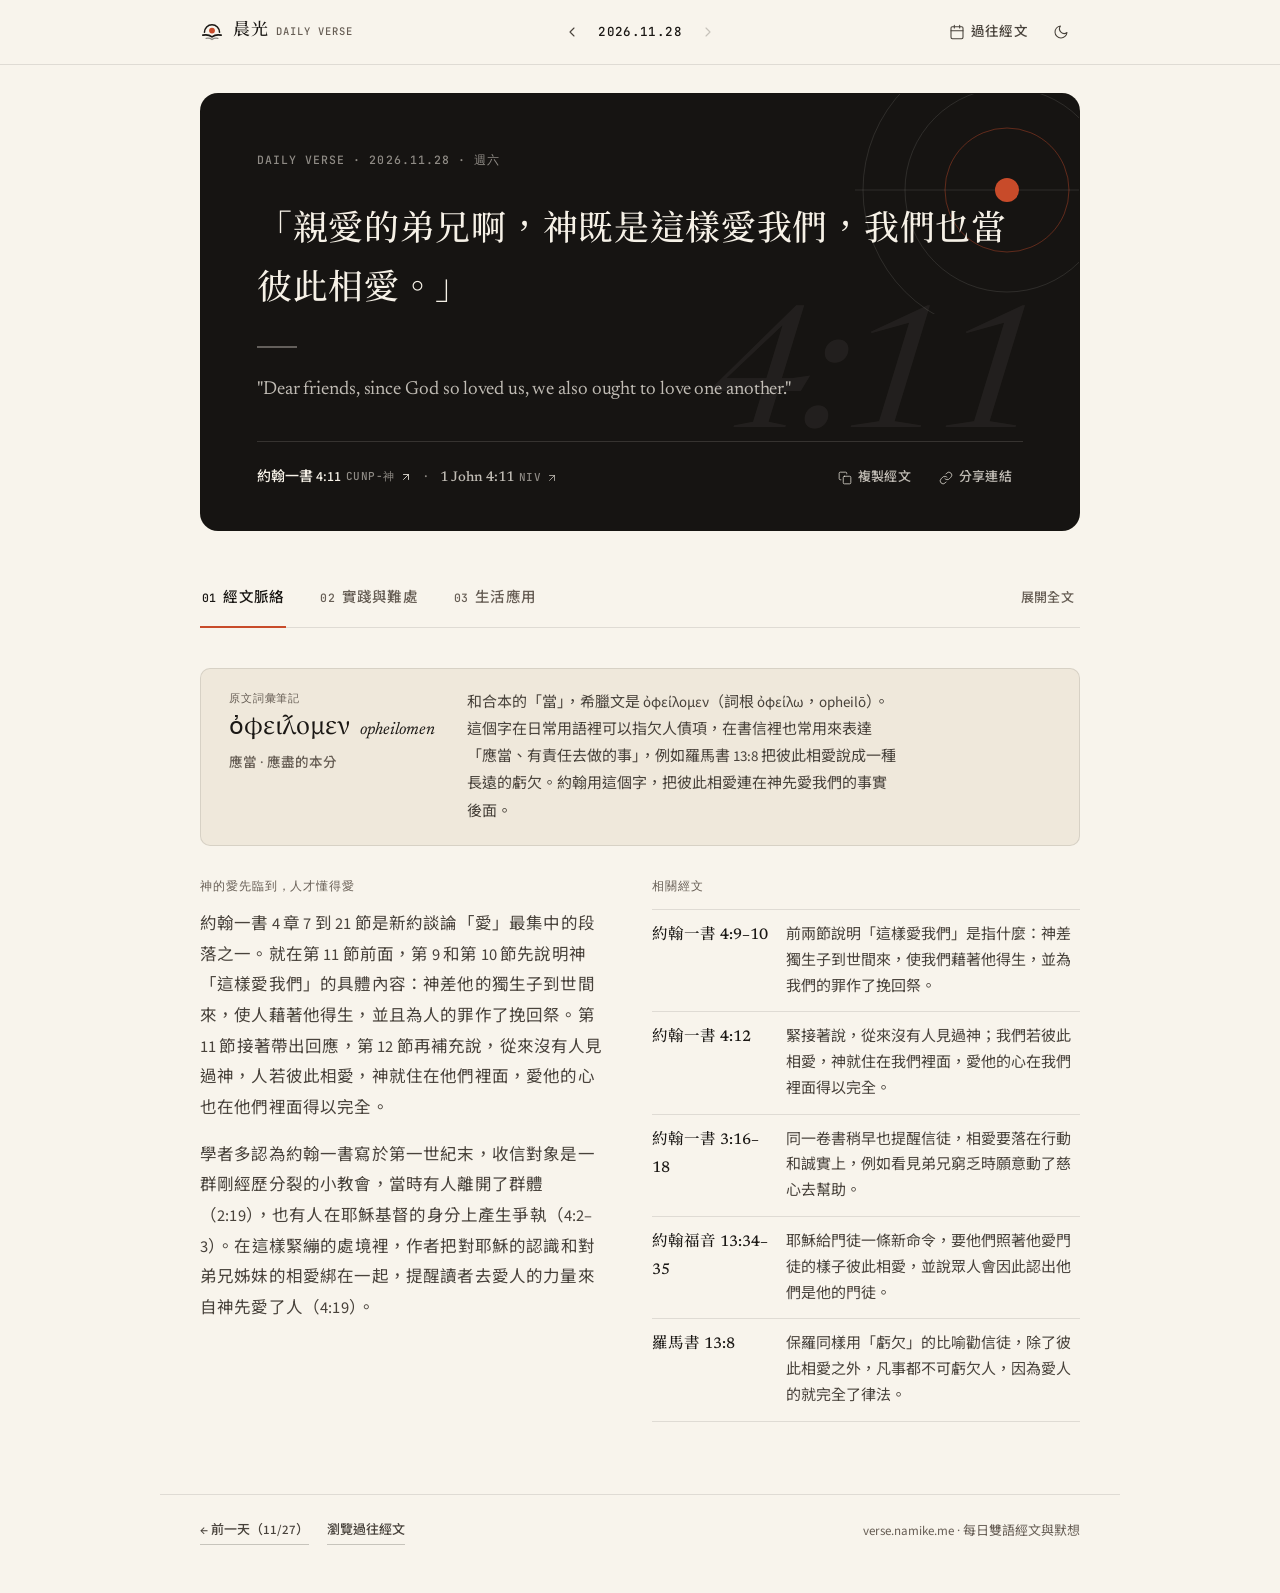
<file: index.html>
<!DOCTYPE html>
<html
  lang="zh-Hant"
  data-theme="light"
  data-base="./"
  data-date="2026-11-28"
  data-entry-path="verse/2026/11/28/"
  data-ref-zh="約翰一書 4:11"
  data-ver-zh="CUNP-神"
  data-ref-en="1 John 4:11"
  data-ver-en="NIV"
>
<head>
  <meta charset="UTF-8" />
  <meta name="viewport" content="width=device-width, initial-scale=1.0, viewport-fit=cover" />
  <title>晨光 · Daily Verse｜約翰一書 4:11 · 1 John 4:11</title>
  <meta name="description" content="2026.11.28 約翰一書 4:11 (CUNP-神) · 1 John 4:11 (NIV)｜約翰勸勉信徒，既然神這樣愛了我們，我們也應當彼此相愛。" />
  <meta property="og:title" content="晨光 · Daily Verse｜約翰一書 4:11 · 1 John 4:11" />
  <meta property="og:description" content="2026.11.28 約翰一書 4:11 (CUNP-神) · 1 John 4:11 (NIV)｜約翰勸勉信徒，既然神這樣愛了我們，我們也應當彼此相愛。" />
  <meta property="og:type" content="website" />
  <meta name="theme-color" id="themeColorMeta" content="#F8F4EC" />
  <meta name="mobile-web-app-capable" content="yes" />
  <meta name="apple-mobile-web-app-capable" content="yes" />
  <meta name="apple-mobile-web-app-status-bar-style" content="black-translucent" />
  <meta name="apple-mobile-web-app-title" content="晨光" />
  <link rel="manifest" href="./manifest.webmanifest" />
  <link rel="icon" type="image/svg+xml" href="./assets/icons/favicon.svg?v=4374a170" />
  <link rel="apple-touch-icon" sizes="180x180" href="./assets/icons/apple-touch-icon.png?v=6e1e2e88" />
  <link rel="preconnect" href="https://fonts.googleapis.com" />
  <link rel="preconnect" href="https://fonts.gstatic.com" crossorigin />
  <link
    href="https://fonts.googleapis.com/css2?family=JetBrains+Mono:wght@400;500&family=Newsreader:ital,opsz,wght@0,6..72,400;0,6..72,500;1,6..72,400&family=Noto+Sans+TC:wght@400;500;600&family=Noto+Serif+TC:wght@400;500;600&family=Source+Sans+3:wght@400;500;600&display=swap"
    rel="stylesheet"
  />
  <style>.skip-link{position:absolute;left:12px;top:-48px;z-index:100}.skip-link:focus{top:12px}</style>
  <link rel="stylesheet" href="./assets/styles.css?v=7fb5ed3c" />
</head>
<body>
  <a class="skip-link" href="#top">跳到今日經文</a>
  <header class="site-header">
    <div class="header-inner">
      <a href="./" class="brand" id="brandHomeLink" title="回到最新一篇" aria-label="晨光 Daily Verse，回到最新一篇">
        <span class="brand-mark" aria-hidden="true">
          <svg width="24" height="24" viewBox="0 0 28 28" fill="none">
            <path d="M 5.2 14.3 A 8.8 8.8 0 0 1 22.8 14.3" stroke="currentColor" stroke-width="1.8" stroke-linecap="round"/>
            <circle cx="14" cy="12.3" r="3.4" fill="var(--accent, #C84B2A)"/>
            <path d="M 3.4 17.7 C 7.4 16.7 11.2 17.6 14 19.7 C 16.8 17.6 20.6 16.7 24.6 17.7" stroke="currentColor" stroke-width="2.0" stroke-linecap="round" stroke-linejoin="round"/>
            <path d="M 7.2 21.4 C 9.8 20.9 12.1 21.4 14 22.7 C 15.9 21.4 18.2 20.9 20.8 21.4" stroke="currentColor" stroke-opacity="0.48" stroke-width="1.6" stroke-linecap="round" stroke-linejoin="round"/>
          </svg>
        </span>
        <span class="brand-text">
          <span class="brand-zh">晨光</span>
          <span class="brand-en" lang="en">Daily Verse</span>
        </span>
      </a>

      <nav class="day-nav" aria-label="每日經文切換">
        <a class="day-btn" id="prevDayBtn" href="./verse/2026/11/27/" aria-label="前一天（11/27）" title="前一天"><svg width="16" height="16" viewBox="0 0 24 24" fill="none" stroke="currentColor" stroke-width="1.6" stroke-linecap="round" stroke-linejoin="round" aria-hidden="true"><path d="M15 18l-6-6 6-6"/></svg></a>
        <span class="day-current tabular" aria-current="date">
          <span class="date-full" id="currentDateFull">2026.11.28</span>
          <span class="date-short" id="currentDateShort">11/28</span>
        </span>
        <span class="day-btn is-disabled" id="nextDayBtn" role="link" aria-disabled="true" aria-label="後一天：已是最新一篇" title="已是最新一篇"><svg width="16" height="16" viewBox="0 0 24 24" fill="none" stroke="currentColor" stroke-width="1.6" stroke-linecap="round" stroke-linejoin="round" aria-hidden="true"><path d="M9 18l6-6-6-6"/></svg></span>
      </nav>

      <div class="header-actions">
        <button type="button" class="ghost-icon-btn" id="openArchiveBtn" aria-haspopup="dialog" aria-controls="archiveDrawer" aria-label="開啟過往經文" title="過往經文">
          <svg width="16" height="16" viewBox="0 0 24 24" fill="none" stroke="currentColor" stroke-width="1.6" stroke-linecap="round" stroke-linejoin="round" aria-hidden="true">
            <rect x="3" y="4" width="18" height="18" rx="2"/>
            <path d="M16 2v4M8 2v4M3 10h18"/>
          </svg>
          <span class="archive-label" aria-hidden="true">過往經文</span>
        </button>
        <button type="button" class="ghost-icon-btn ghost-icon-btn--square" id="themeToggleBtn" aria-label="深色模式" aria-pressed="false" title="切換閱讀模式">
          <svg id="themeIconSun" width="16" height="16" viewBox="0 0 24 24" fill="none" stroke="currentColor" stroke-width="1.6" stroke-linecap="round" stroke-linejoin="round" style="display:none;" aria-hidden="true">
            <circle cx="12" cy="12" r="4"/>
            <path d="M12 2v2M12 20v2M4.93 4.93l1.41 1.41M17.66 17.66l1.41 1.41M2 12h2M20 12h2M6.34 17.66l-1.41 1.41M19.07 4.93l-1.41 1.41"/>
          </svg>
          <svg id="themeIconMoon" width="16" height="16" viewBox="0 0 24 24" fill="none" stroke="currentColor" stroke-width="1.6" stroke-linecap="round" stroke-linejoin="round" aria-hidden="true">
            <path d="M21 12.79A9 9 0 1 1 11.21 3 7 7 0 0 0 21 12.79z"/>
          </svg>
        </button>
      </div>
    </div>
  </header>

  <main id="top" tabindex="-1">
    <article id="entryRoot">
      <section class="hero-stage" aria-label="今日雙語經文">
        <svg class="hero-motif" viewBox="0 0 300 220" fill="none" aria-hidden="true">
          <circle cx="228" cy="96" r="144" stroke="var(--hero-arc)" stroke-width="1"/>
          <circle cx="228" cy="96" r="102" stroke="var(--hero-arc)" stroke-width="1"/>
          <circle cx="228" cy="96" r="62" stroke="var(--hero-arc-warm)" stroke-width="1"/>
          <line x1="76" y1="96" x2="300" y2="96" stroke="var(--hero-arc)" stroke-width="1"/>
          <circle cx="228" cy="96" r="12" fill="var(--accent)"/>
        </svg>

        <div class="hero-watermark tabular" id="heroWatermark" aria-hidden="true">4:11</div>

        <div class="hero-content">
          <h1 class="sr-only">今日經文 2026.11.28：約翰一書 4:11</h1>
          <div class="hero-kicker tabular" id="heroKicker"><span lang="en">DAILY VERSE</span> · 2026.11.28 · 週六</div>

          <blockquote class="hero-quote-zh" id="heroQuoteZh">「親愛的弟兄啊，神既是這樣愛我們，我們也當彼此相愛。」</blockquote>

          <div class="hero-dash" aria-hidden="true"></div>

          <blockquote class="hero-quote-en" id="heroQuoteEn" lang="en">&quot;Dear friends, since God so loved us, we also ought to love one another.&quot;</blockquote>

          <div class="hero-footer">
            <p class="hero-ref-group">
              <a class="hero-ref-link" id="heroLinkZh" href="https://www.bible.com/zh-TW/bible/46/1JN.4.11.CUNP-%E7%A5%9E" target="_blank" rel="noopener noreferrer">
                <span id="heroRefZh">約翰一書 4:11</span>
                <span class="ref-ver" id="heroVerZh">CUNP-神</span>
                <span class="sr-only">（在 Bible.com 新分頁開啟）</span>
                <svg width="12" height="12" viewBox="0 0 24 24" fill="none" stroke="currentColor" stroke-width="1.6" stroke-linecap="round" stroke-linejoin="round" aria-hidden="true"><path d="M7 17L17 7M7 7h10v10"/></svg>
              </a>
              <span class="ref-sep" aria-hidden="true">·</span>
              <a class="hero-ref-link hero-ref-en" id="heroLinkEn" href="https://www.bible.com/en-GB/bible/111/1JN.4.11.NIV" target="_blank" rel="noopener noreferrer" lang="en">
                <span id="heroRefEn">1 John 4:11</span>
                <span class="ref-ver" id="heroVerEn">NIV</span>
                <span class="sr-only">(opens Bible.com in a new tab)</span>
                <svg width="12" height="12" viewBox="0 0 24 24" fill="none" stroke="currentColor" stroke-width="1.6" stroke-linecap="round" stroke-linejoin="round" aria-hidden="true"><path d="M7 17L17 7M7 7h10v10"/></svg>
              </a>
            </p>

            <div class="hero-actions">
              <button type="button" class="hero-ghost-btn" id="copyVerseBtn">
                <svg width="14" height="14" viewBox="0 0 24 24" fill="none" stroke="currentColor" stroke-width="1.6" stroke-linecap="round" stroke-linejoin="round" aria-hidden="true">
                  <rect x="9" y="9" width="13" height="13" rx="2"/>
                  <path d="M5 15H4a2 2 0 0 1-2-2V4a2 2 0 0 1 2-2h9a2 2 0 0 1 2 2v1"/>
                </svg>
                <span>複製經文</span>
              </button>
              <button type="button" class="hero-ghost-btn" id="copyLinkBtn">
                <svg width="14" height="14" viewBox="0 0 24 24" fill="none" stroke="currentColor" stroke-width="1.6" stroke-linecap="round" stroke-linejoin="round" aria-hidden="true">
                  <path d="M10 13a5 5 0 0 0 7.54.54l3-3a5 5 0 0 0-7.07-7.07l-1.72 1.71"/>
                  <path d="M14 11a5 5 0 0 0-7.54-.54l-3 3a5 5 0 0 0 7.07 7.07l1.71-1.71"/>
                </svg>
                <span>分享連結</span>
              </button>
            </div>
          </div>
        </div>
      </section>

      <section class="study-sanctuary" id="studySanctuary" data-expanded="false" aria-label="經文默想與應用">
        <div class="study-tabs-bar">
          <div class="tab-list" role="tablist" aria-label="經文研讀分頁">
            <button type="button" class="study-tab" role="tab" id="tab-context" aria-controls="panel-context" aria-selected="true" tabindex="0" data-tab="context">
              <span class="tab-num tabular" aria-hidden="true">01</span>
              <span>經文脈絡</span>
            </button>
            <button type="button" class="study-tab" role="tab" id="tab-practice" aria-controls="panel-practice" aria-selected="false" tabindex="-1" data-tab="practice">
              <span class="tab-num tabular" aria-hidden="true">02</span>
              <span>實踐與難處</span>
            </button>
            <button type="button" class="study-tab" role="tab" id="tab-workplace" aria-controls="panel-workplace" aria-selected="false" tabindex="-1" data-tab="workplace">
              <span class="tab-num tabular" aria-hidden="true">03</span>
              <span>生活應用</span>
            </button>
          </div>

          <button type="button" class="expand-all-btn" id="expandAllBtn" aria-controls="panel-context panel-practice panel-workplace">展開全文</button>
        </div>

        <section class="study-panel" id="panel-context" role="tabpanel" aria-labelledby="tab-context" tabindex="0">
          <div class="panel-expanded-head">
            <span class="panel-expanded-num tabular" aria-hidden="true">01</span>
            <h2 class="panel-expanded-title">經文背景與相關經文</h2>
          </div>
          <section class="word-study" aria-label="原文詞彙筆記">
            <div class="word-study-top">
              <span class="word-study-tag">原文詞彙筆記</span>
              <div class="word-study-lexeme">
                <span class="word-study-hebrew" lang="el" dir="ltr">ὀφείλομεν</span>
                <span class="word-study-translit" lang="en">opheilomen</span>
              </div>
              <span class="word-study-gloss">應當 · 應盡的本分</span>
            </div>
            <p>和合本的「當」，希臘文是 ὀφείλομεν（詞根 ὀφείλω，opheilō）。這個字在日常用語裡可以指欠人債項，在書信裡也常用來表達「應當、有責任去做的事」，例如羅馬書 13:8 把彼此相愛說成一種長遠的虧欠。約翰用這個字，把彼此相愛連在神先愛我們的事實後面。</p>
          </section>

          <div class="context-split">
            <div>
              <h3 class="subsection-heading">神的愛先臨到，人才懂得愛</h3>
              <div class="prose-column">
                <p>約翰一書 4 章 7 到 21 節是新約談論「愛」最集中的段落之一。就在第 11 節前面，第 9 和第 10 節先說明神「這樣愛我們」的具體內容：神差他的獨生子到世間來，使人藉著他得生，並且為人的罪作了挽回祭。第 11 節接著帶出回應，第 12 節再補充說，從來沒有人見過神，人若彼此相愛，神就住在他們裡面，愛他的心也在他們裡面得以完全。</p>
                <p>學者多認為約翰一書寫於第一世紀末，收信對象是一群剛經歷分裂的小教會，當時有人離開了群體（2:19），也有人在耶穌基督的身分上產生爭執（4:2–3）。在這樣緊繃的處境裡，作者把對耶穌的認識和對弟兄姊妹的相愛綁在一起，提醒讀者去愛人的力量來自神先愛了人（4:19）。</p>
              </div>
            </div>

            <div>
              <h3 class="subsection-heading">相關經文</h3>
              <ul class="crossref-list">
                <li class="crossref-item">
                  <span class="crossref-ref">約翰一書 4:9–10</span>
                  <span class="crossref-note">前兩節說明「這樣愛我們」是指什麼：神差獨生子到世間來，使我們藉著他得生，並為我們的罪作了挽回祭。</span>
                </li>
                <li class="crossref-item">
                  <span class="crossref-ref">約翰一書 4:12</span>
                  <span class="crossref-note">緊接著說，從來沒有人見過神；我們若彼此相愛，神就住在我們裡面，愛他的心在我們裡面得以完全。</span>
                </li>
                <li class="crossref-item">
                  <span class="crossref-ref">約翰一書 3:16–18</span>
                  <span class="crossref-note">同一卷書稍早也提醒信徒，相愛要落在行動和誠實上，例如看見弟兄窮乏時願意動了慈心去幫助。</span>
                </li>
                <li class="crossref-item">
                  <span class="crossref-ref">約翰福音 13:34–35</span>
                  <span class="crossref-note">耶穌給門徒一條新命令，要他們照著他愛門徒的樣子彼此相愛，並說眾人會因此認出他們是他的門徒。</span>
                </li>
                <li class="crossref-item">
                  <span class="crossref-ref">羅馬書 13:8</span>
                  <span class="crossref-note">保羅同樣用「虧欠」的比喻勸信徒，除了彼此相愛之外，凡事都不可虧欠人，因為愛人的就完全了律法。</span>
                </li>
              </ul>
            </div>
          </div>
        </section>

        <section class="study-panel" id="panel-practice" role="tabpanel" aria-labelledby="tab-practice" tabindex="0" hidden>
          <div class="panel-expanded-head">
            <span class="panel-expanded-num tabular" aria-hidden="true">02</span>
            <h2 class="panel-expanded-title">日常實踐與現實難處</h2>
          </div>

          <div class="practice-grid">
            <div>
              <h3 class="column-label">日常小習慣</h3>
              <ol class="habit-list">
                <li class="habit-item">
                  <span class="habit-index tabular" aria-hidden="true">01</span>
                  <div>
                    <h4 class="item-title">先想一件今天領受的恩典</h4>
                    <p class="item-body">出門或開始工作前，花半分鐘記下一件讓你感到被照顧的事。心裡先有餘裕，面對別人的時候也許比較不容易只覺得煩躁。</p>
                  </div>
                </li>
                <li class="habit-item">
                  <span class="habit-index tabular" aria-hidden="true">02</span>
                  <div>
                    <h4 class="item-title">把關心化成一個小行動</h4>
                    <p class="item-body">想起某位久未聯絡的朋友或家人時，與其只在心裡祝他好，可以傳一則簡短的訊息問候，或幫他分擔一件小事。</p>
                  </div>
                </li>
                <li class="habit-item">
                  <span class="habit-index tabular" aria-hidden="true">03</span>
                  <div>
                    <h4 class="item-title">開口前多停兩秒</h4>
                    <p class="item-body">在群組或家裡意見不合時，先停兩秒再回覆，試著用不傷人的方式把想法說清楚，避免在氣頭上把話說重。</p>
                  </div>
                </li>
              </ol>
            </div>

            <div class="tensions-panel">
              <h3 class="column-label">現實難處</h3>
              <ul class="tension-list">
                <li class="tension-item">
                  <h4 class="item-title">知道該愛，心裡卻先感到疲憊</h4>
                  <p class="item-body">經文說「當彼此相愛」，現實裡照顧生病的家人或配合難相處的同事卻很耗神。感到累或想保持距離，未必等於沒有愛心，有時只是提醒自己也需要休息和界線。</p>
                </li>
                <li class="tension-item">
                  <h4 class="item-title">彼此相愛和縱容傷害的界線</h4>
                  <p class="item-body">有些人在受傷的關係裡讀到這節，會以為自己必須一再忍讓才算順服。聖經裡同樣有保護弱者和責備不義的話，愛一個人不一定等於默默承受傷害。</p>
                </li>
                <li class="tension-item">
                  <h4 class="item-title">只對合得來的人親切</h4>
                  <p class="item-body">日常裡最容易把「彼此相愛」縮成只對親友和同溫層友善，遇到立場不同或習慣相反的人就閃開。怎麼在保有真誠的同時不敷衍他人，往往需要一輩子練習。</p>
                </li>
              </ul>
            </div>
          </div>
        </section>

        <section class="study-panel" id="panel-workplace" role="tabpanel" aria-labelledby="tab-workplace" tabindex="0" hidden>
          <div class="panel-expanded-head">
            <span class="panel-expanded-num tabular" aria-hidden="true">03</span>
            <h2 class="panel-expanded-title">把這節經文帶進生活</h2>
          </div>

          <div class="workplace-grid">
            <article class="workplace-cell" data-angle="community">
              <div>
                <span class="workplace-kicker">群體與鄰舍</span>
                <h3 class="item-title">群體裡有人遇見實際困難時</h3>
                <p class="item-body">Christina Fox 在文章中提到，約翰一書把愛從口號拉回行動（對照 3:16–18）：真正的愛會表現在願意分擔別人的難處，拿出時間、心力或金錢去幫忙。在教會或鄰里之間，也許可以留意誰最近生病、搬家或剛生小孩，實際送一頓飯或幫個忙。</p>
              </div>
              <div class="workplace-source">參考來源：iDisciple（idisciple.org）的文章 Loving One Another in Community</div>
            </article>
            <article class="workplace-cell" data-angle="family">
              <div>
                <span class="workplace-kicker">家庭與關係</span>
                <h3 class="item-title">和最親近的家人起衝突之後</h3>
                <p class="item-body">Lutheran Hour Ministries 的文章談到，現代家庭裡最難的往往是饒恕，因為傷我們最深的常常就是最親近的人。文章建議把基督先愛人、赦免人的態度放在家裡來看：家人之間可以試著多留一點一起吃飯、說話的時間，也在摩擦之後願意先開口和好。</p>
              </div>
              <div class="workplace-source">參考來源：Lutheran Hour Ministries（lhm.org）的靈修文章 Modern Households</div>
            </article>
            <article class="workplace-cell" data-angle="digital">
              <div>
                <span class="workplace-kicker">數位生活</span>
                <h3 class="item-title">在網路上看到刺耳留言想回嘴時</h3>
                <p class="item-body">Beth Morrison 在文章裡提醒，隔著螢幕溝通只有單向文字，很容易誤會彼此的意思。她在社群媒體上練習不急著在留言區爭輸贏，因為她記得帳號背後是一個有情緒的真人。滑到挑釁的留言時，也許可以先關掉頁面，或選擇留下一句溫和的話，不讓火越燒越大。</p>
              </div>
              <div class="workplace-source">參考來源：Honest Reflections（honestreflections.net）的文章 Why You Should Love Other People</div>
            </article>
            <article class="workplace-cell" data-angle="inner">
              <div>
                <span class="workplace-kicker">內心與情緒</span>
                <h3 class="item-title">面對怎麼樣都愛不下去的人</h3>
                <p class="item-body">Andy Young 在文章中問：當你對配偶、親友或同工想不出任何去愛的理由時怎麼辦？他指出約翰一書 4:11 給了一個不靠自己當下心情的根據，就是神先愛了不可愛的我們。心裡卡住的時候，也許不必逼自己擠出熱絡的感覺，可以先記得自己也被接納，再決定今天能做哪一件小善意。</p>
              </div>
              <div class="workplace-source">參考來源：Ligonier Ministries（learn.ligonier.org）的文章 What Is the Fruit of Love?</div>
            </article>
          </div>
        </section>
      </section>
    </article>
  </main>

  <footer class="site-footer">
    <div class="footer-links">
      <a class="footer-link" id="footerPrevBtn" href="./verse/2026/11/27/">← 前一天（11/27）</a>
      <button type="button" class="footer-link" id="footerArchiveBtn">瀏覽過往經文</button>
      <button type="button" class="footer-link" id="installPwaBtn" hidden>安裝 App</button>
    </div>
    <span class="tabular">verse.namike.me · 每日雙語經文與默想</span>
  </footer>

  <div class="drawer-backdrop" id="drawerBackdrop" hidden></div>
  <div class="archive-drawer" id="archiveDrawer" role="dialog" aria-modal="true" aria-labelledby="archiveDrawerTitle" hidden>
    <div class="drawer-header">
      <h2 class="drawer-title" id="archiveDrawerTitle">過往經文</h2>
      <button type="button" class="ghost-icon-btn ghost-icon-btn--square" id="closeArchiveBtn" aria-label="關閉過往經文">
        <svg width="16" height="16" viewBox="0 0 24 24" fill="none" stroke="currentColor" stroke-width="1.6" stroke-linecap="round" stroke-linejoin="round" aria-hidden="true">
          <path d="M18 6L6 18M6 6l12 12"/>
        </svg>
      </button>
    </div>
    <div class="drawer-search-wrap">
      <label class="sr-only" for="archiveSearchInput">搜尋日期或經文出處</label>
      <input
        type="search"
        id="archiveSearchInput"
        class="drawer-search"
        placeholder="搜尋日期或經文（例如 2026-11-28、約翰一書 4:11）"
        autocomplete="off"
      />
    </div>
    <div class="drawer-body" id="archiveBody">
      <div id="archiveGroups"></div>
      <p class="sr-only" id="archiveStatus" role="status" aria-live="polite"></p>
      <p class="archive-empty" id="archiveEmpty" hidden>找不到符合的日期或經文。</p>
    </div>
  </div>

  <div class="toast" id="toastEl" role="status" aria-live="polite" aria-atomic="true"></div>

  <script id="archiveFallback" type="application/json">[{"date": "2026-11-28", "dateDot": "2026.11.28", "shortLabel": "11/28", "weekday": "週六", "refZh": "約翰一書 4:11", "refEn": "1 John 4:11", "snippet": "約翰勸勉信徒，既然神這樣愛了我們，我們也應當彼此相愛。", "path": "verse/2026/11/28/"}, {"date": "2026-11-27", "dateDot": "2026.11.27", "shortLabel": "11/27", "weekday": "週五", "refZh": "以賽亞書 26:3", "refEn": "Isaiah 26:3", "snippet": "這是一首將來要在猶大地唱的歌，說到心思倚靠神的人，神會保守他的平安。", "path": "verse/2026/11/27/"}, {"date": "2026-11-26", "dateDot": "2026.11.26", "shortLabel": "11/26", "weekday": "週四", "refZh": "詩篇 100:4", "refEn": "Psalms 100:4", "snippet": "詩人邀請眾人帶著感謝走進聖殿的門，下一節說明原因：耶和華本為善。", "path": "verse/2026/11/26/"}, {"date": "2026-11-25", "dateDot": "2026.11.25", "shortLabel": "11/25", "weekday": "週三", "refZh": "哥林多前書 15:57", "refEn": "1 Corinthians 15:57", "snippet": "保羅為神所賜的得勝感謝，接著說：在主裡的勞苦不是徒然的。", "path": "verse/2026/11/25/"}, {"date": "2026-11-24", "dateDot": "2026.11.24", "shortLabel": "11/24", "weekday": "週二", "refZh": "約書亞記 1:8", "refEn": "Joshua 1:8", "snippet": "領袖交接之際，約書亞被吩咐晝夜誦念（hagah）律法書，並照著去行。", "path": "verse/2026/11/24/"}]</script>
  <script defer src="./assets/app.js?v=9357e618"></script>
</body>
</html>
</file>
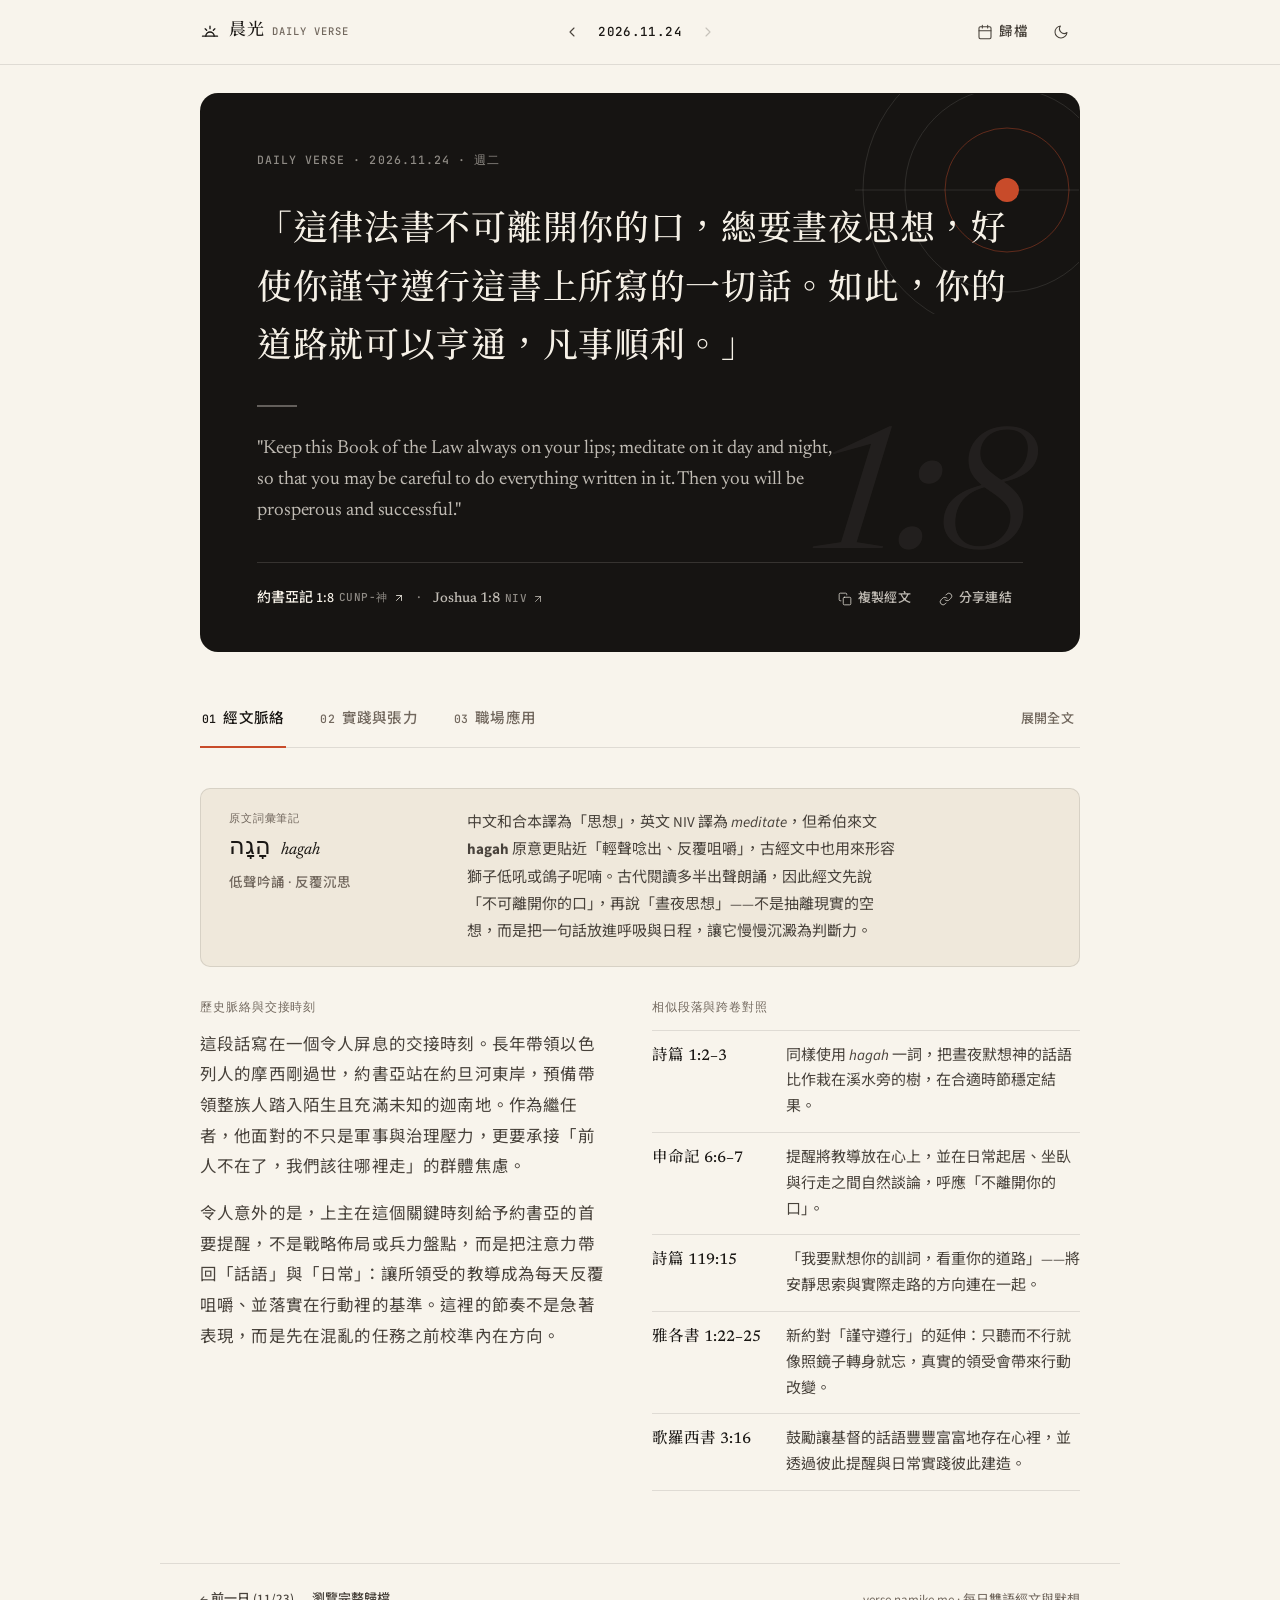
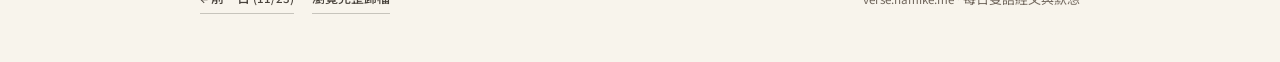
<file: design/mock/index.html>
<!DOCTYPE html>
<html lang="zh-Hant" data-theme="light">
<head>
  <meta charset="UTF-8" />
  <meta name="viewport" content="width=device-width, initial-scale=1.0" />
  <title>晨光 · Daily Verse — 約書亞記 1:8 · Joshua 1:8</title>
  <link rel="preconnect" href="https://fonts.googleapis.com" />
  <link rel="preconnect" href="https://fonts.gstatic.com" crossorigin />
  <link
    href="https://fonts.googleapis.com/css2?family=JetBrains+Mono:wght@400;500&family=Newsreader:ital,opsz,wght@0,6..72,400;0,6..72,500;1,6..72,400&family=Noto+Sans+TC:wght@400;500;600&family=Noto+Serif+TC:wght@400;500;600&family=Source+Sans+3:wght@400;500;600&display=swap"
    rel="stylesheet"
  />
  <style>
    :root {
      /* Light — Alabaster & Ink */
      --bg: #F8F4EC;
      --surface: #EFE8DB;
      --surface-elevated: #FBF8F2;
      --fg: #1A1714;
      --fg-secondary: #48423B;
      --muted: #72685E;
      --border: rgba(26, 23, 20, 0.11);
      --border-strong: rgba(26, 23, 20, 0.22);
      --accent: #C84B2A;
      --accent-soft: rgba(200, 75, 42, 0.08);
      --backdrop: rgba(22, 20, 18, 0.44);

      /* Hero Broadsheet Stage (Dramatic Focal Contrast on Alabaster) */
      --hero-bg: #161412;
      --hero-fg: #F6F1E7;
      --hero-fg-muted: rgba(246, 241, 231, 0.76);
      --hero-fg-subtle: rgba(246, 241, 231, 0.54);
      --hero-border: rgba(246, 241, 231, 0.14);
      --hero-border-strong: rgba(246, 241, 231, 0.30);
      --hero-dash: rgba(246, 241, 231, 0.34);
      --hero-arc: rgba(246, 241, 231, 0.11);
      --hero-arc-warm: rgba(200, 75, 42, 0.42);
      --hero-numeral: rgba(246, 241, 231, 0.055);
      --hero-stage-ring: rgba(22, 20, 18, 0.10);
      --hero-btn-hover: rgba(246, 241, 231, 0.08);

      --font-serif: 'Newsreader', 'Noto Serif TC', 'Iowan Old Style', 'Songti TC', 'Georgia', serif;
      --font-sans: 'Source Sans 3', 'Noto Sans TC', 'PingFang TC', 'Hiragino Sans CNS', sans-serif;
      --font-mono: 'JetBrains Mono', ui-monospace, 'SFMono-Regular', monospace;

      --container: 960px;
      --reading: 66ch;
      --radius-sm: 6px;
      --radius-md: 10px;
      --radius-hero: 18px;
      --header-h: 64px;
    }

    [data-theme="dark"] {
      /* Dark — Candlelight Obsidian */
      --bg: #12110F;
      --surface: #1B1815;
      --surface-elevated: #211D19;
      --fg: #F5EFE4;
      --fg-secondary: #C8C0B4;
      --muted: #988E82;
      --border: rgba(245, 239, 228, 0.11);
      --border-strong: rgba(245, 239, 228, 0.24);
      --accent: #E07852;
      --accent-soft: rgba(224, 120, 82, 0.14);
      --backdrop: rgba(8, 7, 6, 0.68);

      --hero-bg: #1C1915;
      --hero-fg: #F5EFE4;
      --hero-fg-muted: rgba(245, 239, 228, 0.78);
      --hero-fg-subtle: rgba(245, 239, 228, 0.54);
      --hero-border: rgba(245, 239, 228, 0.13);
      --hero-border-strong: rgba(245, 239, 228, 0.30);
      --hero-dash: rgba(245, 239, 228, 0.34);
      --hero-arc: rgba(224, 120, 82, 0.15);
      --hero-arc-warm: rgba(224, 120, 82, 0.45);
      --hero-numeral: rgba(245, 239, 228, 0.05);
      --hero-stage-ring: rgba(224, 120, 82, 0.26);
      --hero-btn-hover: rgba(245, 239, 228, 0.08);
    }

    *, *::before, *::after {
      box-sizing: border-box;
    }

    html {
      scroll-behavior: smooth;
      -webkit-font-smoothing: antialiased;
      -moz-osx-font-smoothing: grayscale;
    }

    body {
      margin: 0;
      background-color: var(--bg);
      color: var(--fg);
      font-family: var(--font-sans);
      font-size: 16.5px;
      line-height: 1.82;
      text-align: left;
      transition: background-color 180ms ease, color 180ms ease;
    }

    a {
      color: inherit;
    }

    button {
      font: inherit;
      color: inherit;
      background: none;
      border: 0;
      padding: 0;
      cursor: pointer;
    }

    button:focus-visible,
    a:focus-visible,
    input:focus-visible {
      outline: 2px solid var(--border-strong);
      outline-offset: 2px;
    }

    .tabular {
      font-variant-numeric: tabular-nums;
    }

    .sr-only {
      position: absolute;
      width: 1px;
      height: 1px;
      padding: 0;
      margin: -1px;
      overflow: hidden;
      clip: rect(0, 0, 0, 0);
      white-space: nowrap;
      border: 0;
    }

    /* Single-Row Borderless Header */
    .site-header {
      position: sticky;
      top: 0;
      z-index: 30;
      background-color: var(--bg);
      border-bottom: 1px solid var(--border);
      transition: background-color 180ms ease;
    }

    .header-inner {
      max-width: var(--container);
      margin: 0 auto;
      padding: 0 clamp(16px, 4vw, 40px);
      height: var(--header-h);
      display: grid;
      grid-template-columns: 1fr auto 1fr;
      align-items: center;
      gap: 10px;
    }

    .brand {
      display: inline-flex;
      align-items: center;
      gap: 9px;
      justify-self: start;
      min-height: 40px;
      text-decoration: none;
    }

    .brand-mark {
      display: inline-flex;
      align-items: center;
      justify-content: center;
      color: var(--fg);
    }

    .brand-text {
      display: flex;
      align-items: baseline;
      gap: 8px;
      white-space: nowrap;
    }

    .brand-zh {
      font-family: var(--font-serif);
      font-size: 17px;
      font-weight: 500;
      letter-spacing: 0.04em;
    }

    .brand-en {
      font-family: var(--font-mono);
      font-size: 10.5px;
      font-weight: 500;
      letter-spacing: 0.09em;
      text-transform: uppercase;
      color: var(--muted);
    }

    .day-nav {
      display: inline-flex;
      align-items: center;
      gap: 2px;
      justify-self: center;
    }

    .day-btn {
      display: inline-flex;
      align-items: center;
      justify-content: center;
      width: 36px;
      height: 36px;
      border-radius: 999px;
      color: var(--fg-secondary);
      transition: background-color 140ms ease, color 140ms ease;
    }

    .day-btn:hover:not(:disabled) {
      background-color: var(--surface);
      color: var(--fg);
    }

    .day-btn:disabled {
      opacity: 0.28;
      cursor: not-allowed;
    }

    .day-current {
      padding: 0 6px;
      font-family: var(--font-mono);
      font-size: 12.5px;
      font-weight: 500;
      letter-spacing: 0.03em;
      color: var(--fg);
      white-space: nowrap;
    }

    .date-short {
      display: none;
    }

    .header-actions {
      display: inline-flex;
      align-items: center;
      gap: 4px;
      justify-self: end;
    }

    .ghost-icon-btn {
      display: inline-flex;
      align-items: center;
      justify-content: center;
      gap: 6px;
      min-height: 38px;
      padding: 0 10px;
      border-radius: var(--radius-sm);
      font-size: 13.5px;
      font-weight: 500;
      letter-spacing: 0.02em;
      color: var(--fg-secondary);
      transition: background-color 140ms ease, color 140ms ease;
    }

    .ghost-icon-btn:hover {
      background-color: var(--surface);
      color: var(--fg);
    }

    .ghost-icon-btn--square {
      padding: 0;
      width: 38px;
    }

    /* Main Container */
    main {
      max-width: var(--container);
      margin: 0 auto;
      padding: clamp(18px, 3vw, 28px) clamp(16px, 4vw, 40px) 64px;
    }

    /* Hero Broadsheet Focal Stage */
    .hero-stage {
      position: relative;
      overflow: hidden;
      background-color: var(--hero-bg);
      color: var(--hero-fg);
      border: 1px solid var(--hero-stage-ring);
      border-radius: var(--radius-hero);
      padding: clamp(28px, 5vw, 56px) clamp(24px, 5vw, 56px) clamp(22px, 3.6vw, 34px);
    }

    .hero-motif {
      position: absolute;
      top: 0;
      right: 0;
      width: clamp(190px, 28vw, 300px);
      height: auto;
      pointer-events: none;
      z-index: 1;
    }

    .hero-watermark {
      position: absolute;
      right: clamp(20px, 4vw, 48px);
      bottom: clamp(54px, 7.5vw, 72px);
      font-family: 'Newsreader', 'Georgia', serif;
      font-style: italic;
      font-weight: 400;
      font-size: clamp(6rem, 13.5vw, 10.5rem);
      line-height: 0.82;
      letter-spacing: -0.04em;
      color: var(--hero-numeral);
      pointer-events: none;
      user-select: none;
      white-space: nowrap;
      z-index: 1;
    }

    .hero-watermark.is-long {
      font-size: clamp(4.6rem, 10.5vw, 8.2rem);
    }

    .hero-content {
      position: relative;
      z-index: 2;
    }

    .hero-kicker {
      display: flex;
      flex-wrap: wrap;
      align-items: center;
      gap: 8px;
      margin-bottom: clamp(20px, 3.2vw, 32px);
      padding-right: clamp(90px, 18vw, 180px);
      font-family: var(--font-mono);
      font-size: 11.5px;
      font-weight: 500;
      letter-spacing: 0.09em;
      text-transform: uppercase;
      color: var(--hero-fg-subtle);
    }

    .hero-quote-zh {
      margin: 0;
      max-width: 26em;
      font-family: var(--font-serif);
      font-size: clamp(1.48rem, 3vw, 2.18rem);
      font-weight: 500;
      line-height: 1.68;
      letter-spacing: 0.02em;
      color: var(--hero-fg);
    }

    .hero-dash {
      width: 40px;
      height: 2px;
      margin: clamp(18px, 2.8vw, 26px) 0;
      background-color: var(--hero-dash);
    }

    .hero-quote-en {
      margin: 0;
      max-width: 58ch;
      font-family: var(--font-serif);
      font-size: clamp(1.04rem, 1.48vw, 1.22rem);
      font-weight: 400;
      line-height: 1.64;
      letter-spacing: -0.005em;
      color: var(--hero-fg-muted);
    }

    .hero-footer {
      margin-top: clamp(24px, 3.8vw, 36px);
      padding-top: 18px;
      border-top: 1px solid var(--hero-border);
      display: flex;
      flex-wrap: wrap;
      align-items: center;
      justify-content: space-between;
      gap: 12px 20px;
    }

    .hero-ref-group {
      margin: 0;
      display: flex;
      flex-wrap: wrap;
      align-items: baseline;
      gap: 6px 12px;
      font-size: 14px;
      font-weight: 500;
      line-height: 1.45;
    }

    .hero-ref-link {
      display: inline-flex;
      align-items: center;
      gap: 5px;
      text-decoration: none;
      color: var(--hero-fg);
      border-bottom: 1px solid transparent;
      padding: 2px 0;
      transition: border-color 140ms ease, color 140ms ease;
    }

    .hero-ref-link:hover {
      border-bottom-color: var(--hero-border-strong);
    }

    .hero-ref-link.hero-ref-en {
      font-family: var(--font-serif);
      color: var(--hero-fg-muted);
    }

    .hero-ref-link.hero-ref-en:hover {
      color: var(--hero-fg);
    }

    .ref-ver {
      font-family: var(--font-mono);
      font-size: 11px;
      letter-spacing: 0.04em;
      color: var(--hero-fg-subtle);
    }

    .ref-sep {
      color: var(--hero-fg-subtle);
    }

    .hero-actions {
      display: inline-flex;
      flex-wrap: wrap;
      align-items: center;
      gap: 6px;
    }

    .hero-ghost-btn {
      display: inline-flex;
      align-items: center;
      gap: 6px;
      min-height: 36px;
      padding: 0 11px;
      border-radius: var(--radius-sm);
      font-size: 13px;
      font-weight: 500;
      letter-spacing: 0.02em;
      color: var(--hero-fg-muted);
      transition: background-color 140ms ease, color 140ms ease;
    }

    .hero-ghost-btn:hover {
      background-color: var(--hero-btn-hover);
      color: var(--hero-fg);
    }

    .hero-ghost-btn:active {
      transform: translateY(1px);
    }

    /* Sample Entry Notice */
    .mock-notice {
      margin: 20px 0 0;
      padding: 10px 14px;
      border: 1px solid var(--border);
      border-radius: var(--radius-sm);
      background-color: var(--surface);
      font-size: 13.5px;
      color: var(--fg-secondary);
    }

    /* Tabbed Study Sanctuary */
    .study-sanctuary {
      margin-top: clamp(26px, 4vw, 40px);
    }

    .study-tabs-bar {
      display: flex;
      align-items: center;
      justify-content: space-between;
      gap: 16px;
      border-bottom: 1px solid var(--border);
    }

    .tab-list {
      display: flex;
      align-items: center;
      gap: clamp(18px, 3vw, 32px);
    }

    .study-tab {
      position: relative;
      display: inline-flex;
      align-items: baseline;
      gap: 7px;
      padding: 14px 2px;
      margin-bottom: -1px;
      border-bottom: 2px solid transparent;
      font-size: 14.5px;
      font-weight: 500;
      letter-spacing: 0.015em;
      color: var(--muted);
      white-space: nowrap;
      transition: color 140ms ease, border-color 140ms ease;
    }

    .study-tab:hover {
      color: var(--fg);
    }

    .study-tab[aria-selected="true"] {
      color: var(--fg);
      border-bottom-color: var(--accent);
    }

    .tab-num {
      font-family: var(--font-mono);
      font-size: 11.5px;
      font-weight: 500;
      color: var(--muted);
    }

    .study-tab[aria-selected="true"] .tab-num {
      color: var(--fg);
    }

    .expand-all-btn {
      display: inline-flex;
      align-items: center;
      gap: 5px;
      min-height: 36px;
      padding: 0 6px;
      font-size: 13px;
      font-weight: 500;
      letter-spacing: 0.02em;
      color: var(--muted);
      white-space: nowrap;
      transition: color 140ms ease;
    }

    .expand-all-btn:hover {
      color: var(--fg);
    }

    .expand-all-btn[aria-pressed="true"] {
      color: var(--fg);
    }

    /* Study Panels */
    .study-panel {
      padding: clamp(28px, 4vw, 40px) 0 8px;
    }

    .study-panel[hidden] {
      display: none;
    }

    .panel-expanded-head {
      display: none;
      align-items: baseline;
      gap: 10px;
      margin: 0 0 22px;
      padding-bottom: 10px;
      border-bottom: 1px solid var(--border);
    }

    .study-sanctuary[data-expanded="true"] .study-panel + .study-panel {
      margin-top: 32px;
      padding-top: 36px;
      border-top: 1px solid var(--border);
    }

    .study-sanctuary[data-expanded="true"] .panel-expanded-head {
      display: flex;
    }

    .panel-expanded-num {
      font-family: var(--font-mono);
      font-size: 12px;
      font-weight: 500;
      color: var(--muted);
    }

    .panel-expanded-title {
      margin: 0;
      font-family: var(--font-serif);
      font-size: 1.32rem;
      font-weight: 500;
      color: var(--fg);
    }

    /* Panel 01: Word Study + Context + Cross-Refs */
    .word-study {
      margin: 0 0 30px;
      padding: 20px clamp(18px, 3vw, 28px);
      background-color: var(--surface);
      border: 1px solid var(--border);
      border-radius: var(--radius-md);
      display: grid;
      grid-template-columns: 210px 1fr;
      gap: 12px 28px;
      align-items: start;
    }

    .word-study-top {
      display: flex;
      flex-direction: column;
      gap: 4px;
    }

    .word-study-tag {
      font-family: var(--font-mono);
      font-size: 10.5px;
      font-weight: 500;
      letter-spacing: 0.08em;
      text-transform: uppercase;
      color: var(--muted);
    }

    .word-study-lexeme {
      display: flex;
      align-items: baseline;
      gap: 10px;
      margin-top: 2px;
    }

    .word-study-hebrew {
      font-family: var(--font-serif);
      font-size: 24px;
      font-weight: 500;
      line-height: 1.2;
      color: var(--fg);
      direction: rtl;
      unicode-bidi: isolate;
    }

    .word-study-translit {
      font-family: var(--font-serif);
      font-style: italic;
      font-size: 17px;
      color: var(--fg);
    }

    .word-study-gloss {
      font-size: 13.5px;
      font-weight: 500;
      color: var(--muted);
    }

    .word-study p {
      margin: 0;
      font-size: 15px;
      line-height: 1.82;
      color: var(--fg-secondary);
      max-width: 62ch;
    }

    .context-split {
      display: grid;
      grid-template-columns: 1fr 1.05fr;
      gap: 28px 44px;
      align-items: start;
    }

    .prose-column {
      max-width: var(--reading);
      margin-bottom: 0;
    }

    .prose-column p {
      margin: 0 0 16px;
      color: var(--fg-secondary);
      line-height: 1.86;
      letter-spacing: 0.01em;
    }

    .prose-column p:last-child {
      margin-bottom: 0;
    }

    .subsection-heading {
      margin: 0 0 12px;
      font-family: var(--font-mono);
      font-size: 11.5px;
      font-weight: 500;
      letter-spacing: 0.08em;
      text-transform: uppercase;
      color: var(--muted);
    }

    .crossref-list {
      list-style: none;
      margin: 0;
      padding: 0;
      border-top: 1px solid var(--border);
    }

    .crossref-item {
      display: grid;
      grid-template-columns: 118px 1fr;
      gap: 4px 16px;
      padding: 12px 0;
      border-bottom: 1px solid var(--border);
      align-items: baseline;
    }

    .crossref-ref {
      font-family: var(--font-serif);
      font-size: 15.5px;
      font-weight: 500;
      color: var(--fg);
    }

    .crossref-note {
      font-size: 15px;
      line-height: 1.72;
      color: var(--fg-secondary);
    }

    /* Panel 02: Practice & Tensions */
    .practice-grid {
      display: grid;
      grid-template-columns: 1.05fr 0.95fr;
      gap: 28px 44px;
      align-items: start;
    }

    .column-label {
      margin: 0 0 16px;
      font-family: var(--font-mono);
      font-size: 11.5px;
      font-weight: 500;
      letter-spacing: 0.08em;
      text-transform: uppercase;
      color: var(--muted);
    }

    .habit-list {
      list-style: none;
      margin: 0;
      padding: 0;
      border-top: 1px solid var(--border);
    }

    .habit-item {
      display: grid;
      grid-template-columns: 32px 1fr;
      gap: 10px;
      padding: 18px 0;
      border-bottom: 1px solid var(--border);
      align-items: start;
    }

    .habit-index {
      font-family: var(--font-mono);
      font-size: 12px;
      font-weight: 500;
      color: var(--muted);
      padding-top: 4px;
    }

    .item-title {
      margin: 0 0 5px;
      font-family: var(--font-serif);
      font-size: 17.5px;
      font-weight: 500;
      line-height: 1.4;
      color: var(--fg);
    }

    .item-body {
      margin: 0;
      font-size: 15px;
      line-height: 1.78;
      color: var(--fg-secondary);
    }

    .tensions-panel {
      background-color: var(--surface);
      border-radius: var(--radius-md);
      padding: 22px clamp(18px, 3vw, 26px);
    }

    .tension-list {
      list-style: none;
      margin: 0;
      padding: 0;
    }

    .tension-item {
      padding: 15px 0;
      border-top: 1px solid var(--border);
    }

    .tension-item:first-child {
      padding-top: 2px;
      border-top: 0;
    }

    .tension-item:last-child {
      padding-bottom: 0;
    }

    /* Panel 03: Workplace 2x2 Matrix */
    .workplace-grid {
      display: grid;
      grid-template-columns: repeat(2, 1fr);
      border-top: 1px solid var(--border);
      border-bottom: 1px solid var(--border);
    }

    .workplace-cell {
      padding: 24px 0;
      display: flex;
      flex-direction: column;
      justify-content: space-between;
      gap: 14px;
    }

    .workplace-cell:nth-child(odd) {
      padding-right: 28px;
      border-right: 1px solid var(--border);
    }

    .workplace-cell:nth-child(even) {
      padding-left: 28px;
    }

    .workplace-cell:nth-child(n+3) {
      border-top: 1px solid var(--border);
    }

    .workplace-kicker {
      display: inline-block;
      margin-bottom: 6px;
      font-family: var(--font-mono);
      font-size: 11px;
      font-weight: 500;
      letter-spacing: 0.06em;
      text-transform: uppercase;
      color: var(--muted);
    }

    .workplace-source {
      font-size: 13px;
      line-height: 1.5;
      color: var(--muted);
      border-top: 1px solid var(--border);
      padding-top: 10px;
    }

    /* Sample Archive Section */
    .sample-section {
      padding: 28px 0 8px;
    }

    .sample-section[hidden] {
      display: none;
    }

    /* Quiet Footer */
    .site-footer {
      max-width: var(--container);
      margin: 0 auto;
      padding: 24px clamp(16px, 4vw, 40px) 48px;
      border-top: 1px solid var(--border);
      display: flex;
      flex-wrap: wrap;
      align-items: center;
      justify-content: space-between;
      gap: 14px;
      font-size: 13px;
      color: var(--muted);
    }

    .footer-links {
      display: flex;
      flex-wrap: wrap;
      align-items: center;
      gap: 18px;
    }

    .footer-link {
      font-weight: 500;
      color: var(--fg-secondary);
      border-bottom: 1px solid var(--border-strong);
      padding-bottom: 1px;
      transition: color 140ms ease, border-color 140ms ease;
    }

    .footer-link:hover:not(:disabled) {
      color: var(--fg);
      border-bottom-color: var(--fg);
    }

    .footer-link:disabled {
      opacity: 0.4;
      cursor: not-allowed;
    }

    /* Archive Slide-Over Drawer */
    .drawer-backdrop {
      position: fixed;
      inset: 0;
      z-index: 50;
      background-color: var(--backdrop);
      opacity: 0;
      pointer-events: none;
      transition: opacity 180ms ease;
    }

    .drawer-backdrop.open {
      opacity: 1;
      pointer-events: auto;
    }

    .archive-drawer {
      position: fixed;
      top: 0;
      right: 0;
      bottom: 0;
      z-index: 60;
      width: min(440px, 100vw);
      background-color: var(--surface-elevated);
      border-left: 1px solid var(--border);
      display: flex;
      flex-direction: column;
      transform: translateX(100%);
      transition: transform 220ms cubic-bezier(0.22, 1, 0.36, 1);
    }

    .archive-drawer.open {
      transform: translateX(0);
    }

    .drawer-header {
      display: flex;
      align-items: center;
      justify-content: space-between;
      padding: 18px 24px;
      border-bottom: 1px solid var(--border);
    }

    .drawer-title {
      margin: 0;
      font-family: var(--font-serif);
      font-size: 20px;
      font-weight: 500;
      color: var(--fg);
    }

    .drawer-search-wrap {
      padding: 14px 24px 16px;
      border-bottom: 1px solid var(--border);
    }

    .drawer-search {
      width: 100%;
      padding: 10px 0;
      background: transparent;
      border: 0;
      border-bottom: 1px solid var(--border-strong);
      font-family: var(--font-sans);
      font-size: 15px;
      color: var(--fg);
    }

    .drawer-search::placeholder {
      color: var(--muted);
    }

    .drawer-search:focus {
      outline: none;
      border-bottom-color: var(--accent);
    }

    .drawer-body {
      flex: 1;
      overflow-y: auto;
      padding: 18px 24px 32px;
    }

    .archive-month {
      margin: 0 0 10px;
      font-family: var(--font-mono);
      font-size: 11.5px;
      font-weight: 500;
      letter-spacing: 0.08em;
      text-transform: uppercase;
      color: var(--muted);
    }

    .archive-list {
      list-style: none;
      margin: 0;
      padding: 0;
      border-top: 1px solid var(--border);
    }

    .archive-entry-btn {
      width: 100%;
      text-align: left;
      padding: 14px 12px;
      border-bottom: 1px solid var(--border);
      display: grid;
      grid-template-columns: 94px 1fr;
      gap: 4px 14px;
      align-items: baseline;
      transition: background-color 140ms ease;
    }

    .archive-entry-btn:hover {
      background-color: var(--surface);
    }

    .archive-entry-btn.is-active {
      background-color: var(--accent-soft);
    }

    .archive-date {
      font-family: var(--font-mono);
      font-size: 12.5px;
      font-weight: 500;
      color: var(--muted);
    }

    .archive-entry-btn.is-active .archive-date {
      color: var(--accent);
    }

    .archive-ref {
      font-family: var(--font-serif);
      font-size: 16px;
      font-weight: 500;
      color: var(--fg);
    }

    .archive-snippet {
      grid-column: 2;
      font-size: 13.5px;
      line-height: 1.55;
      color: var(--fg-secondary);
    }

    .archive-empty {
      padding: 28px 0;
      font-size: 14.5px;
      color: var(--muted);
    }

    /* Toast */
    .toast {
      position: fixed;
      left: 50%;
      bottom: 24px;
      z-index: 80;
      transform: translate(-50%, 16px);
      padding: 10px 18px;
      border-radius: 999px;
      background-color: var(--fg);
      color: var(--bg);
      font-size: 13.5px;
      font-weight: 500;
      opacity: 0;
      pointer-events: none;
      transition: opacity 160ms ease, transform 160ms ease;
    }

    .toast.visible {
      opacity: 1;
      transform: translate(-50%, 0);
    }

    /* Responsive Mobile Rules */
    @media (max-width: 768px) {
      :root {
        --header-h: 56px;
        --radius-hero: 14px;
      }

      .hero-motif {
        top: -8px;
        right: -8px;
        width: 146px;
      }

      .hero-watermark {
        bottom: 72px;
        right: 18px;
      }

      .word-study {
        grid-template-columns: 1fr;
        gap: 10px;
      }

      .word-study-top {
        padding-bottom: 10px;
        border-bottom: 1px solid var(--border);
      }

      .context-split {
        grid-template-columns: 1fr;
        gap: 28px;
      }

      .crossref-item {
        grid-template-columns: 1fr;
        gap: 4px;
      }

      .practice-grid {
        grid-template-columns: 1fr;
        gap: 24px;
      }

      .workplace-grid {
        grid-template-columns: 1fr;
      }

      .workplace-cell:nth-child(odd) {
        padding-right: 0;
        border-right: 0;
      }

      .workplace-cell:nth-child(even) {
        padding-left: 0;
      }

      .workplace-cell {
        padding: 20px 0;
        border-top: 1px solid var(--border);
      }

      .workplace-cell:first-child {
        border-top: 0;
      }

      .archive-entry-btn {
        grid-template-columns: 1fr;
      }

      .archive-snippet {
        grid-column: 1;
      }
    }

    @media (max-width: 520px) {
      .brand-en {
        display: none;
      }

      .date-full {
        display: none;
      }

      .date-short {
        display: inline;
      }

      .archive-label {
        display: none;
      }

      .ghost-icon-btn {
        width: 38px;
        padding: 0;
      }

      .hero-kicker {
        padding-right: 64px;
        font-size: 10.5px;
        letter-spacing: 0.06em;
        margin-bottom: 18px;
      }

      .hero-footer {
        flex-direction: column;
        align-items: flex-start;
      }

      .hero-actions {
        margin-left: -10px;
      }

      .study-tabs-bar {
        gap: 8px;
      }

      .tab-list {
        gap: 14px;
      }

      .study-tab {
        font-size: 13.5px;
        gap: 5px;
      }

      .tab-num {
        font-size: 10.5px;
      }

      .expand-all-btn {
        font-size: 12px;
        padding: 0 2px;
      }
    }

    @media print {
      .site-header,
      .hero-actions,
      .study-tabs-bar,
      .site-footer,
      .archive-drawer,
      .drawer-backdrop,
      .toast {
        display: none !important;
      }

      .hero-stage {
        border: 1px solid #333;
        -webkit-print-color-adjust: exact;
        print-color-adjust: exact;
      }

      .study-panel {
        display: block !important;
      }

      .study-panel + .study-panel {
        margin-top: 28px;
        padding-top: 28px;
        border-top: 1px solid var(--border);
      }

      .panel-expanded-head {
        display: flex !important;
      }
    }
  </style>
</head>
<body>
  <header class="site-header">
    <div class="header-inner">
      <a href="#top" class="brand" id="brandHomeLink" title="回到最新一日經文">
        <span class="brand-mark" aria-hidden="true">
          <svg width="20" height="20" viewBox="0 0 24 24" fill="none" stroke="currentColor" stroke-width="1.6" stroke-linecap="round" stroke-linejoin="round">
            <path d="M3 17h18"/>
            <path d="M7 17a5 5 0 0 1 10 0"/>
            <path d="M12 5v3M6.2 8.2l1.8 1.8M17.8 8.2L16 10"/>
          </svg>
        </span>
        <span class="brand-text">
          <span class="brand-zh">晨光</span>
          <span class="brand-en">Daily Verse</span>
        </span>
      </a>

      <nav class="day-nav" aria-label="每日經文切換">
        <button type="button" class="day-btn" id="prevDayBtn" aria-label="前一日經文" title="前一日 (←)">
          <svg width="16" height="16" viewBox="0 0 24 24" fill="none" stroke="currentColor" stroke-width="1.6" stroke-linecap="round" stroke-linejoin="round" aria-hidden="true"><path d="M15 18l-6-6 6-6"/></svg>
        </button>
        <span class="day-current tabular">
          <span class="date-full" id="currentDateFull">2026.11.24</span>
          <span class="date-short" id="currentDateShort">11/24</span>
        </span>
        <button type="button" class="day-btn" id="nextDayBtn" aria-label="後一日經文" title="後一日 (→)" disabled>
          <svg width="16" height="16" viewBox="0 0 24 24" fill="none" stroke="currentColor" stroke-width="1.6" stroke-linecap="round" stroke-linejoin="round" aria-hidden="true"><path d="M9 18l6-6-6-6"/></svg>
        </button>
      </nav>

      <div class="header-actions">
        <button type="button" class="ghost-icon-btn" id="openArchiveBtn" aria-haspopup="dialog" aria-controls="archiveDrawer" aria-label="開啟每日經文歸檔" title="經文歸檔 (A)">
          <svg width="16" height="16" viewBox="0 0 24 24" fill="none" stroke="currentColor" stroke-width="1.6" stroke-linecap="round" stroke-linejoin="round" aria-hidden="true">
            <rect x="3" y="4" width="18" height="18" rx="2"/>
            <path d="M16 2v4M8 2v4M3 10h18"/>
          </svg>
          <span class="archive-label">歸檔</span>
        </button>
        <button type="button" class="ghost-icon-btn ghost-icon-btn--square" id="themeToggleBtn" aria-label="切換淺色或深色閱讀模式" title="切換閱讀模式 (T)">
          <svg id="themeIconSun" width="16" height="16" viewBox="0 0 24 24" fill="none" stroke="currentColor" stroke-width="1.6" stroke-linecap="round" stroke-linejoin="round" style="display:none;" aria-hidden="true">
            <circle cx="12" cy="12" r="4"/>
            <path d="M12 2v2M12 20v2M4.93 4.93l1.41 1.41M17.66 17.66l1.41 1.41M2 12h2M20 12h2M6.34 17.66l-1.41 1.41M19.07 4.93l-1.41 1.41"/>
          </svg>
          <svg id="themeIconMoon" width="16" height="16" viewBox="0 0 24 24" fill="none" stroke="currentColor" stroke-width="1.6" stroke-linecap="round" stroke-linejoin="round" aria-hidden="true">
            <path d="M21 12.79A9 9 0 1 1 11.21 3 7 7 0 0 0 21 12.79z"/>
          </svg>
        </button>
      </div>
    </div>
  </header>

  <main id="top">
    <article id="entryRoot" aria-live="polite">
      <!-- Sculptural Hero Broadsheet Stage -->
      <section class="hero-stage" aria-label="今日雙語經文">
        <!-- Dawn Horizon Geometric Motif -->
        <svg class="hero-motif" viewBox="0 0 300 220" fill="none" aria-hidden="true">
          <circle cx="228" cy="96" r="144" stroke="var(--hero-arc)" stroke-width="1"/>
          <circle cx="228" cy="96" r="102" stroke="var(--hero-arc)" stroke-width="1"/>
          <circle cx="228" cy="96" r="62" stroke="var(--hero-arc-warm)" stroke-width="1"/>
          <line x1="76" y1="96" x2="300" y2="96" stroke="var(--hero-arc)" stroke-width="1"/>
          <circle cx="228" cy="96" r="12" fill="var(--accent)"/>
        </svg>

        <!-- Chapter:Verse Watermark -->
        <div class="hero-watermark tabular" id="heroWatermark" aria-hidden="true">1:8</div>

        <div class="hero-content">
          <div class="hero-kicker tabular" id="heroKicker">DAILY VERSE · 2026.11.24 · 週二</div>

          <blockquote class="hero-quote-zh" id="heroQuoteZh">「這律法書不可離開你的口，總要晝夜思想，好使你謹守遵行這書上所寫的一切話。如此，你的道路就可以亨通，凡事順利。」</blockquote>

          <div class="hero-dash" aria-hidden="true"></div>

          <blockquote class="hero-quote-en" id="heroQuoteEn" lang="en">"Keep this Book of the Law always on your lips; meditate on it day and night, so that you may be careful to do everything written in it. Then you will be prosperous and successful."</blockquote>

          <div class="hero-footer">
            <h1 class="hero-ref-group">
              <a class="hero-ref-link" id="heroLinkZh" href="https://www.bible.com/zh-TW/verse-of-the-day" target="_blank" rel="noopener noreferrer">
                <span id="heroRefZh">約書亞記 1:8</span>
                <span class="ref-ver" id="heroVerZh">CUNP-神</span>
                <svg width="12" height="12" viewBox="0 0 24 24" fill="none" stroke="currentColor" stroke-width="1.6" stroke-linecap="round" stroke-linejoin="round" aria-hidden="true"><path d="M7 17L17 7M7 7h10v10"/></svg>
              </a>
              <span class="ref-sep" aria-hidden="true">·</span>
              <a class="hero-ref-link hero-ref-en" id="heroLinkEn" href="https://www.bible.com/en-GB/verse-of-the-day" target="_blank" rel="noopener noreferrer" lang="en">
                <span id="heroRefEn">Joshua 1:8</span>
                <span class="ref-ver" id="heroVerEn">NIV</span>
                <svg width="12" height="12" viewBox="0 0 24 24" fill="none" stroke="currentColor" stroke-width="1.6" stroke-linecap="round" stroke-linejoin="round" aria-hidden="true"><path d="M7 17L17 7M7 7h10v10"/></svg>
              </a>
            </h1>

            <div class="hero-actions">
              <button type="button" class="hero-ghost-btn" id="copyVerseBtn">
                <svg width="14" height="14" viewBox="0 0 24 24" fill="none" stroke="currentColor" stroke-width="1.6" stroke-linecap="round" stroke-linejoin="round" aria-hidden="true">
                  <rect x="9" y="9" width="13" height="13" rx="2"/>
                  <path d="M5 15H4a2 2 0 0 1-2-2V4a2 2 0 0 1 2-2h9a2 2 0 0 1 2 2v1"/>
                </svg>
                <span>複製經文</span>
              </button>
              <button type="button" class="hero-ghost-btn" id="copyLinkBtn">
                <svg width="14" height="14" viewBox="0 0 24 24" fill="none" stroke="currentColor" stroke-width="1.6" stroke-linecap="round" stroke-linejoin="round" aria-hidden="true">
                  <path d="M10 13a5 5 0 0 0 7.54.54l3-3a5 5 0 0 0-7.07-7.07l-1.72 1.71"/>
                  <path d="M14 11a5 5 0 0 0-7.54-.54l-3 3a5 5 0 0 0 7.07 7.07l1.71-1.71"/>
                </svg>
                <span>分享連結</span>
              </button>
            </div>
          </div>
        </div>
      </section>

      <p class="mock-notice" id="mockEntryNotice" hidden></p>

      <!-- Tabbed Study Sanctuary -->
      <section class="study-sanctuary" id="studySanctuary" data-expanded="false" aria-label="經文默想與應用">
        <div class="study-tabs-bar">
          <div class="tab-list" role="tablist" aria-label="經文研讀分頁">
            <button type="button" class="study-tab" role="tab" id="tab-context" aria-controls="panel-context" aria-selected="true" data-tab="context">
              <span class="tab-num tabular">01</span>
              <span>經文脈絡</span>
            </button>
            <button type="button" class="study-tab" role="tab" id="tab-practice" aria-controls="panel-practice" aria-selected="false" data-tab="practice">
              <span class="tab-num tabular">02</span>
              <span>實踐與張力</span>
            </button>
            <button type="button" class="study-tab" role="tab" id="tab-workplace" aria-controls="panel-workplace" aria-selected="false" data-tab="workplace">
              <span class="tab-num tabular">03</span>
              <span>職場應用</span>
            </button>
          </div>

          <button type="button" class="expand-all-btn" id="expandAllBtn" aria-pressed="false">展開全文</button>
        </div>

        <!-- Panel 01: Context & Cross-References -->
        <section class="study-panel" id="panel-context" role="tabpanel" aria-labelledby="tab-context">
          <div class="panel-expanded-head">
            <span class="panel-expanded-num tabular">01</span>
            <h2 class="panel-expanded-title">經文背景、脈絡與相似段落</h2>
          </div>

          <aside class="word-study" aria-label="原文詞彙筆記">
            <div class="word-study-top">
              <span class="word-study-tag">原文詞彙筆記</span>
              <div class="word-study-lexeme">
                <span class="word-study-hebrew" lang="he">הָגָה</span>
                <span class="word-study-translit" lang="en">hagah</span>
              </div>
              <span class="word-study-gloss">低聲吟誦 · 反覆沉思</span>
            </div>
            <p>中文和合本譯為「思想」，英文 NIV 譯為 <em>meditate</em>，但希伯來文 <strong>hagah</strong> 原意更貼近「輕聲唸出、反覆咀嚼」，古經文中也用來形容獅子低吼或鴿子呢喃。古代閱讀多半出聲朗誦，因此經文先說「不可離開你的口」，再說「晝夜思想」——不是抽離現實的空想，而是把一句話放進呼吸與日程，讓它慢慢沉澱為判斷力。</p>
          </aside>

          <div class="context-split">
            <div>
              <h3 class="subsection-heading">歷史脈絡與交接時刻</h3>
              <div class="prose-column">
                <p>這段話寫在一個令人屏息的交接時刻。長年帶領以色列人的摩西剛過世，約書亞站在約旦河東岸，預備帶領整族人踏入陌生且充滿未知的迦南地。作為繼任者，他面對的不只是軍事與治理壓力，更要承接「前人不在了，我們該往哪裡走」的群體焦慮。</p>
                <p>令人意外的是，上主在這個關鍵時刻給予約書亞的首要提醒，不是戰略佈局或兵力盤點，而是把注意力帶回「話語」與「日常」：讓所領受的教導成為每天反覆咀嚼、並落實在行動裡的基準。這裡的節奏不是急著表現，而是先在混亂的任務之前校準內在方向。</p>
              </div>
            </div>

            <div>
              <h3 class="subsection-heading">相似段落與跨卷對照</h3>
              <ul class="crossref-list">
                <li class="crossref-item">
                  <span class="crossref-ref">詩篇 1:2–3</span>
                  <span class="crossref-note">同樣使用 <em>hagah</em> 一詞，把晝夜默想神的話語比作栽在溪水旁的樹，在合適時節穩定結果。</span>
                </li>
                <li class="crossref-item">
                  <span class="crossref-ref">申命記 6:6–7</span>
                  <span class="crossref-note">提醒將教導放在心上，並在日常起居、坐臥與行走之間自然談論，呼應「不離開你的口」。</span>
                </li>
                <li class="crossref-item">
                  <span class="crossref-ref">詩篇 119:15</span>
                  <span class="crossref-note">「我要默想你的訓詞，看重你的道路」——將安靜思索與實際走路的方向連在一起。</span>
                </li>
                <li class="crossref-item">
                  <span class="crossref-ref">雅各書 1:22–25</span>
                  <span class="crossref-note">新約對「謹守遵行」的延伸：只聽而不行就像照鏡子轉身就忘，真實的領受會帶來行動改變。</span>
                </li>
                <li class="crossref-item">
                  <span class="crossref-ref">歌羅西書 3:16</span>
                  <span class="crossref-note">鼓勵讓基督的話語豐豐富富地存在心裡，並透過彼此提醒與日常實踐彼此建造。</span>
                </li>
              </ul>
            </div>
          </div>
        </section>

        <!-- Panel 02: Practice & Honest Tensions -->
        <section class="study-panel" id="panel-practice" role="tabpanel" aria-labelledby="tab-practice" hidden>
          <div class="panel-expanded-head">
            <span class="panel-expanded-num tabular">02</span>
            <h2 class="panel-expanded-title">日常實踐方式與現實難處</h2>
          </div>

          <div class="practice-grid">
            <div>
              <h3 class="column-label">日常實踐 · 3 個微習慣</h3>
              <ol class="habit-list">
                <li class="habit-item">
                  <span class="habit-index tabular">01</span>
                  <div>
                    <h4 class="item-title">晨間兩分鐘「低聲朗讀」</h4>
                    <p class="item-body">滑開訊息之前，用自己聽得見的音量把今天這節經文慢唸兩遍。讓聲音而不只是眼球經過句子，在一天開始前留下一小塊安靜的邊界。</p>
                  </div>
                </li>
                <li class="habit-item">
                  <span class="habit-index tabular">02</span>
                  <div>
                    <h4 class="item-title">把抽象原則縮成一個具體場景</h4>
                    <p class="item-body">不必一次背負「遵行一切」的沉重感，只挑選今天一個真實場景——例如一場難談的會議或對家人的語氣——問自己「在這裡謹守誠實與善意是什麼樣子」。</p>
                  </div>
                </li>
                <li class="habit-item">
                  <span class="habit-index tabular">03</span>
                  <div>
                    <h4 class="item-title">睡前三分鐘校準，不帶著自責收尾</h4>
                    <p class="item-body">回看這天哪個時刻記起了那句話、哪裡又被急躁帶偏。把它當作調整羅盤而不是自我審判，安然把未完成的事交託給明天。</p>
                  </div>
                </li>
              </ol>
            </div>

            <div class="tensions-panel">
              <h3 class="column-label">現實難處 · 3 個真實張力</h3>
              <ul class="tension-list">
                <li class="tension-item">
                  <h4 class="item-title">避開「成功神學」的功利誤讀</h4>
                  <p class="item-body">「道路亨通、凡事順利」很容易被讀成「只要照做就會升官發財」。但在約書亞記脈絡裡，這句應許指向忠於使命、得著智慧行事，並不保證人生從此無風無浪。</p>
                </li>
                <li class="tension-item">
                  <h4 class="item-title">在碎片化節奏裡「反覆咀嚼」的阻力</h4>
                  <p class="item-body">現代工作獎勵快速反應與多工切換，停下來 <em>hagah</em> 一句話兩分鐘反而顯得低效。真正的考驗往往不在於不相信，而在於注意力不斷被通知切碎。</p>
                </li>
                <li class="tension-item">
                  <h4 class="item-title">「知道」與「做到」之間的落差</h4>
                  <p class="item-body">多數人並不是不知道什麼是對的，而是在壓力來臨時仍舊按習慣反應。當行動跟不上理解時，很容易產生挫折感，這正是我們需要容許自己慢慢練習的地方。</p>
                </li>
              </ul>
            </div>
          </div>
        </section>

        <!-- Panel 03: Workplace Application -->
        <section class="study-panel" id="panel-workplace" role="tabpanel" aria-labelledby="tab-workplace" hidden>
          <div class="panel-expanded-head">
            <span class="panel-expanded-num tabular">03</span>
            <h2 class="panel-expanded-title">他人如何把這節經文用在日常工作</h2>
          </div>

          <div class="workplace-grid">
            <article class="workplace-cell">
              <div>
                <span class="workplace-kicker">重新定義成果</span>
                <h3 class="item-title">把「成功」從自我證明轉向忠於職分與造福他人</h3>
                <p class="item-body">在現代職場裡，許多焦慮來自把績效數字等同於個人價值。從這節經文延伸，工作的穩妥不只是外部頭銜，而是誠實做好眼前交託的份內事，讓成果成為服務人群的通道。</p>
              </div>
              <div class="workplace-source">參考脈絡：Tim Keller，《工作的意義》（<em>Every Good Endeavor</em>）對職業呼召與成功觀的詮釋</div>
            </article>

            <article class="workplace-cell">
              <div>
                <span class="workplace-kicker">決策邊界</span>
                <h3 class="item-title">在灰色利益與短期捷徑前建立「原則停頓」</h3>
                <p class="item-body">約書亞被提醒「謹守遵行」正是在龐大責任下保持正直。實務上，許多職場導師鼓勵在簽約、定價或回報進度前多問一句「這是否經得起光明的檢驗」，守住長期信任。</p>
              </div>
              <div class="workplace-source">參考脈絡：Theology of Work Project — Joshua 1 職場神學註釋</div>
            </article>

            <article class="workplace-cell">
              <div>
                <span class="workplace-kicker">領導姿態</span>
                <h3 class="item-title">面對高不確定性時，先穩定自己的內在節奏</h3>
                <p class="item-body">剛接下專案或團隊的管理者常想靠緊迫盯人換取安全感。這段經文展現另一種領導順序：領導者先安頓於確信的根基之中，團隊才能獲得不被恐慌傳染的空間。</p>
              </div>
              <div class="workplace-source">參考脈絡：BibleProject — Book of Joshua 導讀與領導力觀察</div>
            </article>

            <article class="workplace-cell">
              <div>
                <span class="workplace-kicker">刻意重複</span>
                <h3 class="item-title">把 <em>hagah</em> 化為忙碌週期中的提醒錨點</h3>
                <p class="item-body">不少基督徒創業者與專業者會把核心信念或一句簡短經文寫在桌面便條、會議前筆記或每日開工清單頂端，在高壓迭代中重複校準「為何而做」與「如何待人」。</p>
              </div>
              <div class="workplace-source">參考脈絡：Faith Driven Entrepreneur 等職場群體常見的靈修與工作實踐筆記</div>
            </article>
          </div>
        </section>
      </section>

      <!-- Sample Archive Entry Preview -->
      <section class="sample-section" id="samplePreviewSection" hidden aria-label="歸檔示範內容">
        <div class="prose-column">
          <p id="sampleContextNote"></p>
        </div>
        <aside class="word-study" style="grid-template-columns: 1fr;">
          <div class="word-study-top" style="flex-direction: row; flex-wrap: wrap; align-items: baseline; gap: 8px 14px; border-bottom: 1px solid var(--border); padding-bottom: 10px;">
            <span class="word-study-tag">完整版面範例</span>
            <span class="word-study-translit">2026-11-24 · 約書亞記 1:8</span>
          </div>
          <p>想查看包含「原文詞彙筆記」、「相似段落對照」、「3 個日常微習慣 + 3 個真實張力」與「4 則職場應用筆記」的完整靜態樣稿，可點上方「›」或左上角「晨光」回到今日最新條目。</p>
        </aside>
      </section>
    </article>
  </main>

  <footer class="site-footer">
    <div class="footer-links">
      <button type="button" class="footer-link" id="footerPrevBtn">← 前一日 (11/23)</button>
      <button type="button" class="footer-link" id="footerArchiveBtn">瀏覽完整歸檔</button>
    </div>
    <span class="tabular">verse.namike.me · 每日雙語經文與默想</span>
  </footer>

  <!-- Archive Slide-Over Drawer -->
  <div class="drawer-backdrop" id="drawerBackdrop" hidden></div>
  <aside class="archive-drawer" id="archiveDrawer" role="dialog" aria-modal="true" aria-labelledby="archiveDrawerTitle" hidden>
    <div class="drawer-header">
      <h2 class="drawer-title" id="archiveDrawerTitle">每日經文歸檔</h2>
      <button type="button" class="ghost-icon-btn ghost-icon-btn--square" id="closeArchiveBtn" aria-label="關閉歸檔視窗">
        <svg width="16" height="16" viewBox="0 0 24 24" fill="none" stroke="currentColor" stroke-width="1.6" stroke-linecap="round" stroke-linejoin="round" aria-hidden="true">
          <path d="M18 6L6 18M6 6l12 12"/>
        </svg>
      </button>
    </div>
    <div class="drawer-search-wrap">
      <label class="sr-only" for="archiveSearchInput">搜尋日期或經文出處</label>
      <input
        type="search"
        id="archiveSearchInput"
        class="drawer-search"
        placeholder="搜尋日期或經文（例如 2026-11-24、約書亞記、Joshua）"
        autocomplete="off"
      />
    </div>
    <div class="drawer-body">
      <h3 class="archive-month">2026 年 11 月 · 示範歸檔</h3>
      <ul class="archive-list" id="archiveList"></ul>
      <p class="archive-empty" id="archiveEmpty" hidden>找不到符合條件的每日默想紀錄。</p>
    </div>
  </aside>

  <div class="toast" id="toastEl" role="status" aria-live="polite"></div>

  <script>
    (function () {
      const ENTRIES = [
        {
          date: '2026-11-24',
          dateDot: '2026.11.24',
          shortLabel: '11/24',
          weekday: '週二',
          chapterVerse: '1:8',
          refZh: '約書亞記 1:8',
          refEn: 'Joshua 1:8',
          versionZh: 'CUNP-神',
          versionEn: 'NIV',
          quoteZh: '「這律法書不可離開你的口，總要晝夜思想，好使你謹守遵行這書上所寫的一切話。如此，你的道路就可以亨通，凡事順利。」',
          quoteEn: '"Keep this Book of the Law always on your lips; meditate on it day and night, so that you may be careful to do everything written in it. Then you will be prosperous and successful."',
          linkZh: 'https://www.bible.com/zh-TW/verse-of-the-day',
          linkEn: 'https://www.bible.com/en-GB/verse-of-the-day',
          snippet: '面對未知交接時刻，透過反覆咀嚼（hagah）校準內在方向與日常行動。',
          isFull: true
        },
        {
          date: '2026-11-23',
          dateDot: '2026.11.23',
          shortLabel: '11/23',
          weekday: '週一',
          chapterVerse: '23:1–3',
          refZh: '詩篇 23:1–3',
          refEn: 'Psalm 23:1–3',
          versionZh: '示範預覽',
          versionEn: 'Sample Preview',
          quoteZh: '〔示範歸檔摘要〕在匱乏感與奔忙之間，學習信任一位引導生命走向可安歇水邊的牧者，讓靈魂重新得著蘇醒。',
          quoteEn: '[Sample archive summary] Amid hurry and scarcity, learning to trust a shepherd who leads toward quiet waters and restores a weary soul.',
          linkZh: 'https://www.bible.com/zh-TW/verse-of-the-day',
          linkEn: 'https://www.bible.com/en-GB/verse-of-the-day',
          snippet: '在繁忙週一重新校準「不致缺乏」的安息視野。（歸檔示範頁）',
          isFull: false,
          contextNote: '此篇為靜態歸檔互動示範，正式上線後每日路由會由自動化流程生成完整雙語經文與三段式默想內容。本篇聚焦詩篇 23 篇中「牧人引導」與現代人對安全感、休息權的渴求。'
        },
        {
          date: '2026-11-22',
          dateDot: '2026.11.22',
          shortLabel: '11/22',
          weekday: '週日',
          chapterVerse: '11:28–30',
          refZh: '馬太福音 11:28–30',
          refEn: 'Matthew 11:28–30',
          versionZh: '示範預覽',
          versionEn: 'Sample Preview',
          quoteZh: '〔示範歸檔摘要〕耶穌邀請所有背負沉重期待與勞苦的人來到祂面前，卸下過度證明自己的重擔，學習溫柔與謙卑的節奏。',
          quoteEn: '[Sample archive summary] Jesus invites the weary and heavy-laden to lay down exhausting self-reliance and learn a gentler, unforced rhythm of grace.',
          linkZh: 'https://www.bible.com/zh-TW/verse-of-the-day',
          linkEn: 'https://www.bible.com/en-GB/verse-of-the-day',
          snippet: '放下表演與完美主義，走進「輕省的軛」的邀請。（歸檔示範頁）',
          isFull: false,
          contextNote: '此篇為靜態歸檔互動示範，展示前後日切換與搜尋體驗。正式站點中每一日皆會保留獨立靜態路徑與完整背景、實踐與職場筆記。'
        },
        {
          date: '2026-11-21',
          dateDot: '2026.11.21',
          shortLabel: '11/21',
          weekday: '週六',
          chapterVerse: '6:8',
          refZh: '彌迦書 6:8',
          refEn: 'Micah 6:8',
          versionZh: '示範預覽',
          versionEn: 'Sample Preview',
          quoteZh: '〔示範歸檔摘要〕在複雜的宗教儀式與道德焦慮之外，先知指出真正重要之事：行公義、好憐憫，存謙卑的心與神同行。',
          quoteEn: '[Sample archive summary] Beyond complex religious performance, the prophet distills faithful living to justice, mercy, and humble walking with God.',
          linkZh: 'https://www.bible.com/zh-TW/verse-of-the-day',
          linkEn: 'https://www.bible.com/en-GB/verse-of-the-day',
          snippet: '行公義、好憐憫、存謙卑的心——回到信仰最清晰的骨架。',
          isFull: false
        },
        {
          date: '2026-11-20',
          dateDot: '2026.11.20',
          shortLabel: '11/20',
          weekday: '週五',
          chapterVerse: '3:5–6',
          refZh: '箴言 3:5–6',
          refEn: 'Proverbs 3:5–6',
          versionZh: '示範預覽',
          versionEn: 'Sample Preview',
          quoteZh: '〔示範歸檔摘要〕承認自身見識的有限，在交叉路口不單憑焦慮盤算，而願意在每個選擇中尋求更長遠的引導。',
          quoteEn: '[Sample archive summary] Acknowledging the limits of anxious self-calculation and inviting steady guidance at everyday crossroads.',
          linkZh: 'https://www.bible.com/zh-TW/verse-of-the-day',
          linkEn: 'https://www.bible.com/en-GB/verse-of-the-day',
          snippet: '在資訊過載與選擇焦慮中，學習不單靠自己的聰明硬撐。',
          isFull: false
        },
        {
          date: '2026-11-19',
          dateDot: '2026.11.19',
          shortLabel: '11/19',
          weekday: '週四',
          chapterVerse: '4:6–7',
          refZh: '腓立比書 4:6–7',
          refEn: 'Philippians 4:6–7',
          versionZh: '示範預覽',
          versionEn: 'Sample Preview',
          quoteZh: '〔示範歸檔摘要〕把盤旋腦海的憂慮轉化為具體的傾訴與感謝，讓超越理性計算的平安看守混亂的思緒。',
          quoteEn: '[Sample archive summary] Turning looping worries into honest prayer with gratitude, allowing peace beyond full explanation to guard the mind.',
          linkZh: 'https://www.bible.com/zh-TW/verse-of-the-day',
          linkEn: 'https://www.bible.com/en-GB/verse-of-the-day',
          snippet: '當焦慮停不下來時，把擔憂化作具體的禱告與感謝。',
          isFull: false
        },
        {
          date: '2026-11-18',
          dateDot: '2026.11.18',
          shortLabel: '11/18',
          weekday: '週三',
          chapterVerse: '3:22–23',
          refZh: '耶利米哀歌 3:22–23',
          refEn: 'Lamentations 3:22–23',
          versionZh: '示範預覽',
          versionEn: 'Sample Preview',
          quoteZh: '〔示範歸檔摘要〕即使在失落與低谷之中，每個清晨依然帶來新的憐憫與重新開始的餘地。',
          quoteEn: '[Sample archive summary] Even amid loss and exhaustion, every morning brings fresh mercy and room to begin again.',
          linkZh: 'https://www.bible.com/zh-TW/verse-of-the-day',
          linkEn: 'https://www.bible.com/en-GB/verse-of-the-day',
          snippet: '不是因為一切順遂才盼望，而是每早晨都有新的憐憫。',
          isFull: false
        }
      ];

      let currentIndex = 0;
      let activeTab = 'context';
      let isExpanded = false;
      let toastTimer = null;

      const rootEl = document.documentElement;
      const prevBtn = document.getElementById('prevDayBtn');
      const nextBtn = document.getElementById('nextDayBtn');
      const currentDateFull = document.getElementById('currentDateFull');
      const currentDateShort = document.getElementById('currentDateShort');
      const footerPrevBtn = document.getElementById('footerPrevBtn');

      const heroKicker = document.getElementById('heroKicker');
      const heroWatermark = document.getElementById('heroWatermark');
      const heroQuoteZh = document.getElementById('heroQuoteZh');
      const heroQuoteEn = document.getElementById('heroQuoteEn');
      const heroLinkZh = document.getElementById('heroLinkZh');
      const heroLinkEn = document.getElementById('heroLinkEn');
      const heroRefZh = document.getElementById('heroRefZh');
      const heroVerZh = document.getElementById('heroVerZh');
      const heroRefEn = document.getElementById('heroRefEn');
      const heroVerEn = document.getElementById('heroVerEn');
      const mockEntryNotice = document.getElementById('mockEntryNotice');

      const studySanctuary = document.getElementById('studySanctuary');
      const samplePreviewSection = document.getElementById('samplePreviewSection');
      const sampleContextNote = document.getElementById('sampleContextNote');
      const tabButtons = Array.from(document.querySelectorAll('.study-tab'));
      const tabPanels = {
        context: document.getElementById('panel-context'),
        practice: document.getElementById('panel-practice'),
        workplace: document.getElementById('panel-workplace')
      };
      const expandAllBtn = document.getElementById('expandAllBtn');

      const archiveDrawer = document.getElementById('archiveDrawer');
      const drawerBackdrop = document.getElementById('drawerBackdrop');
      const openArchiveBtn = document.getElementById('openArchiveBtn');
      const footerArchiveBtn = document.getElementById('footerArchiveBtn');
      const closeArchiveBtn = document.getElementById('closeArchiveBtn');
      const archiveSearchInput = document.getElementById('archiveSearchInput');
      const archiveList = document.getElementById('archiveList');
      const archiveEmpty = document.getElementById('archiveEmpty');

      const themeToggleBtn = document.getElementById('themeToggleBtn');
      const themeIconSun = document.getElementById('themeIconSun');
      const themeIconMoon = document.getElementById('themeIconMoon');
      const toastEl = document.getElementById('toastEl');

      function showToast(msg) {
        toastEl.textContent = msg;
        toastEl.classList.add('visible');
        clearTimeout(toastTimer);
        toastTimer = setTimeout(() => {
          toastEl.classList.remove('visible');
        }, 2200);
      }

      function applyTheme(theme) {
        rootEl.setAttribute('data-theme', theme);
        const isDark = theme === 'dark';
        themeIconSun.style.display = isDark ? 'block' : 'none';
        themeIconMoon.style.display = isDark ? 'none' : 'block';
        try {
          localStorage.setItem('daily-verse-theme', theme);
        } catch (_) {}
      }

      (function initTheme() {
        const params = new URLSearchParams(window.location.search);
        const qTheme = params.get('theme');
        if (qTheme === 'dark' || qTheme === 'light') {
          applyTheme(qTheme);
          return;
        }
        let saved = null;
        try {
          saved = localStorage.getItem('daily-verse-theme');
        } catch (_) {}
        if (saved === 'dark' || saved === 'light') {
          applyTheme(saved);
        } else if (window.matchMedia && window.matchMedia('(prefers-color-scheme: dark)').matches) {
          applyTheme('dark');
        } else {
          applyTheme('light');
        }
      })();

      themeToggleBtn.addEventListener('click', () => {
        const next = rootEl.getAttribute('data-theme') === 'dark' ? 'light' : 'dark';
        applyTheme(next);
      });

      function syncStudyView() {
        studySanctuary.setAttribute('data-expanded', isExpanded ? 'true' : 'false');
        expandAllBtn.setAttribute('aria-pressed', isExpanded ? 'true' : 'false');
        expandAllBtn.textContent = isExpanded ? '分頁閱讀' : '展開全文';

        tabButtons.forEach((btn) => {
          const isCurrent = btn.getAttribute('data-tab') === activeTab;
          btn.setAttribute('aria-selected', isCurrent ? 'true' : 'false');
        });

        Object.keys(tabPanels).forEach((key) => {
          const panel = tabPanels[key];
          panel.hidden = isExpanded ? false : key !== activeTab;
        });
      }

      tabButtons.forEach((btn) => {
        btn.addEventListener('click', () => {
          activeTab = btn.getAttribute('data-tab');
          if (isExpanded) {
            isExpanded = false;
          }
          syncStudyView();
        });
      });

      expandAllBtn.addEventListener('click', () => {
        isExpanded = !isExpanded;
        syncStudyView();
      });

      function renderEntry(index) {
        currentIndex = index;
        const entry = ENTRIES[index];

        currentDateFull.textContent = entry.dateDot;
        currentDateShort.textContent = entry.shortLabel;
        heroKicker.textContent = `DAILY VERSE · ${entry.dateDot} · ${entry.weekday}`;
        heroWatermark.textContent = entry.chapterVerse;
        heroWatermark.classList.toggle('is-long', entry.chapterVerse.length > 4);

        heroQuoteZh.textContent = entry.quoteZh;
        heroQuoteEn.textContent = entry.quoteEn;
        heroLinkZh.href = entry.linkZh;
        heroLinkEn.href = entry.linkEn;
        heroRefZh.textContent = entry.refZh;
        heroVerZh.textContent = entry.versionZh;
        heroRefEn.textContent = entry.refEn;
        heroVerEn.textContent = entry.versionEn;
        document.title = `晨光 · Daily Verse — ${entry.refZh} · ${entry.refEn}`;

        const older = ENTRIES[index + 1];
        const newer = ENTRIES[index - 1];

        prevBtn.disabled = !older;
        prevBtn.setAttribute('aria-label', older ? `前一日 (${older.shortLabel})` : '已是最早示範存檔');
        nextBtn.disabled = !newer;
        nextBtn.setAttribute('aria-label', newer ? `後一日 (${newer.shortLabel})` : '已是最新一日經文');

        if (older) {
          footerPrevBtn.disabled = false;
          footerPrevBtn.textContent = `← 前一日 (${older.shortLabel})`;
        } else {
          footerPrevBtn.disabled = true;
          footerPrevBtn.textContent = '已是最早示範存檔';
        }

        if (entry.isFull) {
          mockEntryNotice.hidden = true;
          studySanctuary.hidden = false;
          samplePreviewSection.hidden = true;
        } else {
          mockEntryNotice.hidden = false;
          mockEntryNotice.textContent = `目前預覽 ${entry.date} 的歸檔示範條目；點上方「›」可返回 2026.11.24 約書亞記 1:8 完整稿。`;
          studySanctuary.hidden = true;
          samplePreviewSection.hidden = false;
          sampleContextNote.textContent = entry.contextNote || '此篇為靜態歸檔互動示範摘要。切換回 2026.11.24（約書亞記 1:8）即可檢視完整的三段式設計樣貌。';
        }

        renderArchiveList(archiveSearchInput.value);
      }

      function renderArchiveList(query) {
        const q = (query || '').trim().toLowerCase();
        const filtered = ENTRIES.map((item, idx) => ({ item, idx })).filter(({ item }) => {
          if (!q) return true;
          return (
            item.date.toLowerCase().includes(q) ||
            item.refZh.toLowerCase().includes(q) ||
            item.refEn.toLowerCase().includes(q) ||
            item.snippet.toLowerCase().includes(q)
          );
        });

        archiveList.innerHTML = '';
        archiveEmpty.hidden = filtered.length > 0;

        filtered.forEach(({ item, idx }) => {
          const li = document.createElement('li');
          const btn = document.createElement('button');
          btn.type = 'button';
          btn.className = 'archive-entry-btn' + (idx === currentIndex ? ' is-active' : '');
          btn.innerHTML = `
            <span class="archive-date tabular">${item.date}</span>
            <span class="archive-ref">${item.refZh} · ${item.refEn}</span>
            <span class="archive-snippet">${item.snippet}</span>
          `;
          btn.addEventListener('click', () => {
            renderEntry(idx);
            closeDrawer();
            window.scrollTo({ top: 0, behavior: 'smooth' });
          });
          li.appendChild(btn);
          archiveList.appendChild(li);
        });
      }

      function openDrawer() {
        archiveDrawer.hidden = false;
        drawerBackdrop.hidden = false;
        requestAnimationFrame(() => {
          archiveDrawer.classList.add('open');
          drawerBackdrop.classList.add('open');
          archiveSearchInput.focus();
        });
      }

      function closeDrawer() {
        archiveDrawer.classList.remove('open');
        drawerBackdrop.classList.remove('open');
        setTimeout(() => {
          if (!archiveDrawer.classList.contains('open')) {
            archiveDrawer.hidden = true;
            drawerBackdrop.hidden = true;
          }
        }, 220);
      }

      async function copyText(text, label) {
        try {
          if (navigator.clipboard && navigator.clipboard.writeText) {
            await navigator.clipboard.writeText(text);
            showToast(label);
            return;
          }
        } catch (_) {}

        const ta = document.createElement('textarea');
        ta.value = text;
        ta.setAttribute('readonly', '');
        ta.style.position = 'fixed';
        ta.style.opacity = '0';
        document.body.appendChild(ta);
        ta.select();
        try {
          document.execCommand('copy');
          showToast(label);
        } catch (_) {
          showToast('無法自動複製，請手動選取文字');
        } finally {
          document.body.removeChild(ta);
        }
      }

      document.getElementById('copyVerseBtn').addEventListener('click', () => {
        const e = ENTRIES[currentIndex];
        const shareUrl = `${window.location.href.split('#')[0]}#${e.date}`;
        const payload = `${e.quoteZh}\n— ${e.refZh} (${e.versionZh})\n\n${e.quoteEn}\n— ${e.refEn} (${e.versionEn})\n\n${shareUrl}`;
        copyText(payload, '已複製中英經文與來源');
      });

      document.getElementById('copyLinkBtn').addEventListener('click', () => {
        const e = ENTRIES[currentIndex];
        const shareUrl = `${window.location.href.split('#')[0]}#${e.date}`;
        copyText(shareUrl, `已複製 ${e.date} 連結`);
      });

      prevBtn.addEventListener('click', () => {
        if (currentIndex + 1 < ENTRIES.length) renderEntry(currentIndex + 1);
      });

      nextBtn.addEventListener('click', () => {
        if (currentIndex - 1 >= 0) renderEntry(currentIndex - 1);
      });

      footerPrevBtn.addEventListener('click', () => {
        if (currentIndex + 1 < ENTRIES.length) {
          renderEntry(currentIndex + 1);
          window.scrollTo({ top: 0, behavior: 'smooth' });
        }
      });

      document.getElementById('brandHomeLink').addEventListener('click', (ev) => {
        ev.preventDefault();
        renderEntry(0);
        window.scrollTo({ top: 0, behavior: 'smooth' });
      });

      openArchiveBtn.addEventListener('click', openDrawer);
      footerArchiveBtn.addEventListener('click', openDrawer);
      closeArchiveBtn.addEventListener('click', closeDrawer);
      drawerBackdrop.addEventListener('click', closeDrawer);

      archiveSearchInput.addEventListener('input', (ev) => {
        renderArchiveList(ev.target.value);
      });

      document.addEventListener('keydown', (ev) => {
        const activeTag = document.activeElement ? document.activeElement.tagName : '';
        if (ev.key === 'Escape' && archiveDrawer.classList.contains('open')) {
          closeDrawer();
          return;
        }
        if (activeTag === 'INPUT' || activeTag === 'TEXTAREA') return;

        if (ev.key === 'ArrowLeft' && currentIndex + 1 < ENTRIES.length) {
          renderEntry(currentIndex + 1);
        } else if (ev.key === 'ArrowRight' && currentIndex - 1 >= 0) {
          renderEntry(currentIndex - 1);
        } else if (ev.key === '1') {
          activeTab = 'context';
          isExpanded = false;
          syncStudyView();
        } else if (ev.key === '2') {
          activeTab = 'practice';
          isExpanded = false;
          syncStudyView();
        } else if (ev.key === '3') {
          activeTab = 'workplace';
          isExpanded = false;
          syncStudyView();
        } else if (ev.key.toLowerCase() === 'a') {
          if (archiveDrawer.classList.contains('open')) closeDrawer();
          else openDrawer();
        } else if (ev.key.toLowerCase() === 't') {
          const next = rootEl.getAttribute('data-theme') === 'dark' ? 'light' : 'dark';
          applyTheme(next);
        }
      });

      const initParams = new URLSearchParams(window.location.search);
      const qTab = initParams.get('tab');
      if (qTab && tabPanels[qTab]) {
        activeTab = qTab;
      } else if (qTab === 'all') {
        isExpanded = true;
      }

      syncStudyView();
      renderArchiveList('');
    })();
  </script>
</body>
</html>
</file>
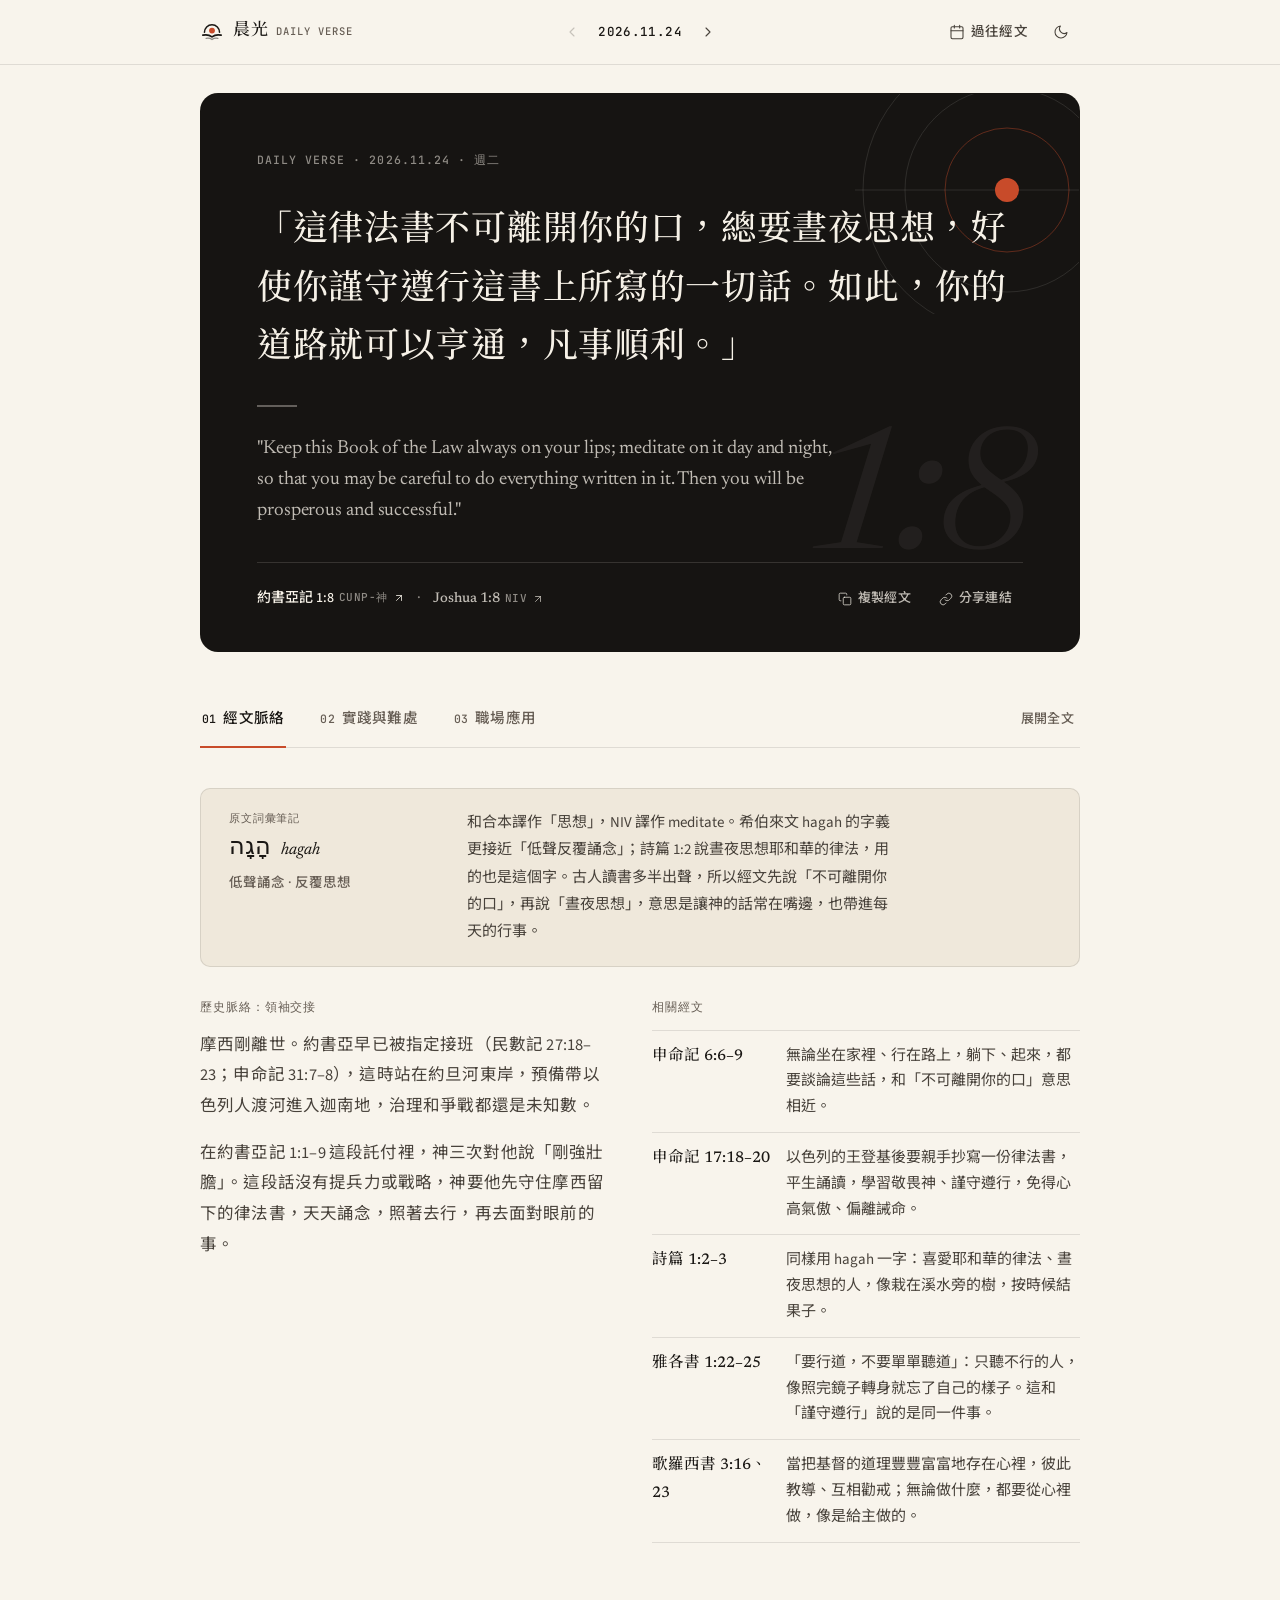
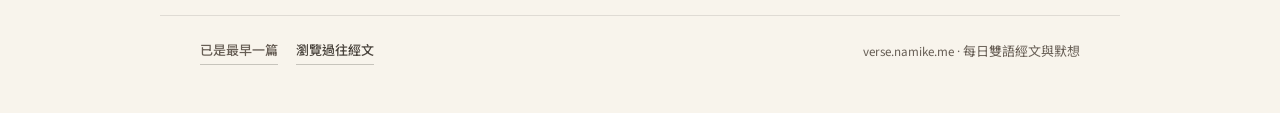
<file: 2026/11/24/index.html>
<!DOCTYPE html>
<html
  lang="zh-Hant"
  data-theme="light"
  data-base="../../../"
  data-date="2026-11-24"
  data-entry-path="2026/11/24/"
  data-ref-zh="約書亞記 1:8"
  data-ver-zh="CUNP-神"
  data-ref-en="Joshua 1:8"
  data-ver-en="NIV"
>
<head>
  <meta charset="UTF-8" />
  <meta name="viewport" content="width=device-width, initial-scale=1.0, viewport-fit=cover" />
  <title>晨光 · Daily Verse｜約書亞記 1:8 · Joshua 1:8</title>
  <meta name="description" content="2026.11.24 約書亞記 1:8 (CUNP-神) · Joshua 1:8 (NIV)｜領袖交接之際，約書亞被吩咐晝夜誦念（hagah）律法書，並照著去行。" />
  <meta property="og:title" content="晨光 · Daily Verse｜約書亞記 1:8 · Joshua 1:8" />
  <meta property="og:description" content="2026.11.24 約書亞記 1:8 (CUNP-神) · Joshua 1:8 (NIV)｜領袖交接之際，約書亞被吩咐晝夜誦念（hagah）律法書，並照著去行。" />
  <meta property="og:type" content="website" />
  <meta name="theme-color" id="themeColorMeta" content="#F8F4EC" />
  <meta name="mobile-web-app-capable" content="yes" />
  <meta name="apple-mobile-web-app-capable" content="yes" />
  <meta name="apple-mobile-web-app-status-bar-style" content="black-translucent" />
  <meta name="apple-mobile-web-app-title" content="晨光" />
  <link rel="manifest" href="../../../manifest.webmanifest" />
  <link rel="icon" type="image/svg+xml" href="../../../assets/icons/favicon.svg?v=4374a170" />
  <link rel="apple-touch-icon" sizes="180x180" href="../../../assets/icons/apple-touch-icon.png?v=6e1e2e88" />
  <link rel="preconnect" href="https://fonts.googleapis.com" />
  <link rel="preconnect" href="https://fonts.gstatic.com" crossorigin />
  <link
    href="https://fonts.googleapis.com/css2?family=JetBrains+Mono:wght@400;500&family=Newsreader:ital,opsz,wght@0,6..72,400;0,6..72,500;1,6..72,400&family=Noto+Sans+TC:wght@400;500;600&family=Noto+Serif+TC:wght@400;500;600&family=Source+Sans+3:wght@400;500;600&display=swap"
    rel="stylesheet"
  />
  <style>.skip-link{position:absolute;left:12px;top:-48px;z-index:100}.skip-link:focus{top:12px}</style>
  <link rel="stylesheet" href="../../../assets/styles.css?v=7fb5ed3c" />
</head>
<body>
  <a class="skip-link" href="#top">跳到今日經文</a>
  <header class="site-header">
    <div class="header-inner">
      <a href="../../../" class="brand" id="brandHomeLink" title="回到最新一篇" aria-label="晨光 Daily Verse，回到最新一篇">
        <span class="brand-mark" aria-hidden="true">
          <svg width="24" height="24" viewBox="0 0 28 28" fill="none">
            <path d="M 5.2 14.3 A 8.8 8.8 0 0 1 22.8 14.3" stroke="currentColor" stroke-width="1.8" stroke-linecap="round"/>
            <circle cx="14" cy="12.3" r="3.4" fill="var(--accent, #C84B2A)"/>
            <path d="M 3.4 17.7 C 7.4 16.7 11.2 17.6 14 19.7 C 16.8 17.6 20.6 16.7 24.6 17.7" stroke="currentColor" stroke-width="2.0" stroke-linecap="round" stroke-linejoin="round"/>
            <path d="M 7.2 21.4 C 9.8 20.9 12.1 21.4 14 22.7 C 15.9 21.4 18.2 20.9 20.8 21.4" stroke="currentColor" stroke-opacity="0.48" stroke-width="1.6" stroke-linecap="round" stroke-linejoin="round"/>
          </svg>
        </span>
        <span class="brand-text">
          <span class="brand-zh">晨光</span>
          <span class="brand-en" lang="en">Daily Verse</span>
        </span>
      </a>

      <nav class="day-nav" aria-label="每日經文切換">
        <span class="day-btn is-disabled" id="prevDayBtn" role="link" aria-disabled="true" aria-label="前一天：已是最早一篇" title="已是最早一篇"><svg width="16" height="16" viewBox="0 0 24 24" fill="none" stroke="currentColor" stroke-width="1.6" stroke-linecap="round" stroke-linejoin="round" aria-hidden="true"><path d="M15 18l-6-6 6-6"/></svg></span>
        <span class="day-current tabular" aria-current="date">
          <span class="date-full" id="currentDateFull">2026.11.24</span>
          <span class="date-short" id="currentDateShort">11/24</span>
        </span>
        <a class="day-btn" id="nextDayBtn" href="../../../2026/11/25/" aria-label="後一天（11/25）" title="後一天"><svg width="16" height="16" viewBox="0 0 24 24" fill="none" stroke="currentColor" stroke-width="1.6" stroke-linecap="round" stroke-linejoin="round" aria-hidden="true"><path d="M9 18l6-6-6-6"/></svg></a>
      </nav>

      <div class="header-actions">
        <button type="button" class="ghost-icon-btn" id="openArchiveBtn" aria-haspopup="dialog" aria-controls="archiveDrawer" aria-label="開啟過往經文" title="過往經文">
          <svg width="16" height="16" viewBox="0 0 24 24" fill="none" stroke="currentColor" stroke-width="1.6" stroke-linecap="round" stroke-linejoin="round" aria-hidden="true">
            <rect x="3" y="4" width="18" height="18" rx="2"/>
            <path d="M16 2v4M8 2v4M3 10h18"/>
          </svg>
          <span class="archive-label" aria-hidden="true">過往經文</span>
        </button>
        <button type="button" class="ghost-icon-btn ghost-icon-btn--square" id="themeToggleBtn" aria-label="深色模式" aria-pressed="false" title="切換閱讀模式">
          <svg id="themeIconSun" width="16" height="16" viewBox="0 0 24 24" fill="none" stroke="currentColor" stroke-width="1.6" stroke-linecap="round" stroke-linejoin="round" style="display:none;" aria-hidden="true">
            <circle cx="12" cy="12" r="4"/>
            <path d="M12 2v2M12 20v2M4.93 4.93l1.41 1.41M17.66 17.66l1.41 1.41M2 12h2M20 12h2M6.34 17.66l-1.41 1.41M19.07 4.93l-1.41 1.41"/>
          </svg>
          <svg id="themeIconMoon" width="16" height="16" viewBox="0 0 24 24" fill="none" stroke="currentColor" stroke-width="1.6" stroke-linecap="round" stroke-linejoin="round" aria-hidden="true">
            <path d="M21 12.79A9 9 0 1 1 11.21 3 7 7 0 0 0 21 12.79z"/>
          </svg>
        </button>
      </div>
    </div>
  </header>

  <main id="top" tabindex="-1">
    <article id="entryRoot">
      <section class="hero-stage" aria-label="今日雙語經文">
        <svg class="hero-motif" viewBox="0 0 300 220" fill="none" aria-hidden="true">
          <circle cx="228" cy="96" r="144" stroke="var(--hero-arc)" stroke-width="1"/>
          <circle cx="228" cy="96" r="102" stroke="var(--hero-arc)" stroke-width="1"/>
          <circle cx="228" cy="96" r="62" stroke="var(--hero-arc-warm)" stroke-width="1"/>
          <line x1="76" y1="96" x2="300" y2="96" stroke="var(--hero-arc)" stroke-width="1"/>
          <circle cx="228" cy="96" r="12" fill="var(--accent)"/>
        </svg>

        <div class="hero-watermark tabular" id="heroWatermark" aria-hidden="true">1:8</div>

        <div class="hero-content">
          <h1 class="sr-only">今日經文 2026.11.24：約書亞記 1:8</h1>
          <div class="hero-kicker tabular" id="heroKicker"><span lang="en">DAILY VERSE</span> · 2026.11.24 · 週二</div>

          <blockquote class="hero-quote-zh" id="heroQuoteZh">「這律法書不可離開你的口，總要晝夜思想，好使你謹守遵行這書上所寫的一切話。如此，你的道路就可以亨通，凡事順利。」</blockquote>

          <div class="hero-dash" aria-hidden="true"></div>

          <blockquote class="hero-quote-en" id="heroQuoteEn" lang="en">&quot;Keep this Book of the Law always on your lips; meditate on it day and night, so that you may be careful to do everything written in it. Then you will be prosperous and successful.&quot;</blockquote>

          <div class="hero-footer">
            <p class="hero-ref-group">
              <a class="hero-ref-link" id="heroLinkZh" href="https://www.bible.com/zh-TW/bible/46/JOS.1.8.CUNP-%E7%A5%9E" target="_blank" rel="noopener noreferrer">
                <span id="heroRefZh">約書亞記 1:8</span>
                <span class="ref-ver" id="heroVerZh">CUNP-神</span>
                <span class="sr-only">（在 Bible.com 新分頁開啟）</span>
                <svg width="12" height="12" viewBox="0 0 24 24" fill="none" stroke="currentColor" stroke-width="1.6" stroke-linecap="round" stroke-linejoin="round" aria-hidden="true"><path d="M7 17L17 7M7 7h10v10"/></svg>
              </a>
              <span class="ref-sep" aria-hidden="true">·</span>
              <a class="hero-ref-link hero-ref-en" id="heroLinkEn" href="https://www.bible.com/en-GB/bible/111/JOS.1.8.NIV" target="_blank" rel="noopener noreferrer" lang="en">
                <span id="heroRefEn">Joshua 1:8</span>
                <span class="ref-ver" id="heroVerEn">NIV</span>
                <span class="sr-only">(opens Bible.com in a new tab)</span>
                <svg width="12" height="12" viewBox="0 0 24 24" fill="none" stroke="currentColor" stroke-width="1.6" stroke-linecap="round" stroke-linejoin="round" aria-hidden="true"><path d="M7 17L17 7M7 7h10v10"/></svg>
              </a>
            </p>

            <div class="hero-actions">
              <button type="button" class="hero-ghost-btn" id="copyVerseBtn">
                <svg width="14" height="14" viewBox="0 0 24 24" fill="none" stroke="currentColor" stroke-width="1.6" stroke-linecap="round" stroke-linejoin="round" aria-hidden="true">
                  <rect x="9" y="9" width="13" height="13" rx="2"/>
                  <path d="M5 15H4a2 2 0 0 1-2-2V4a2 2 0 0 1 2-2h9a2 2 0 0 1 2 2v1"/>
                </svg>
                <span>複製經文</span>
              </button>
              <button type="button" class="hero-ghost-btn" id="copyLinkBtn">
                <svg width="14" height="14" viewBox="0 0 24 24" fill="none" stroke="currentColor" stroke-width="1.6" stroke-linecap="round" stroke-linejoin="round" aria-hidden="true">
                  <path d="M10 13a5 5 0 0 0 7.54.54l3-3a5 5 0 0 0-7.07-7.07l-1.72 1.71"/>
                  <path d="M14 11a5 5 0 0 0-7.54-.54l-3 3a5 5 0 0 0 7.07 7.07l1.71-1.71"/>
                </svg>
                <span>分享連結</span>
              </button>
            </div>
          </div>
        </div>
      </section>

      <section class="study-sanctuary" id="studySanctuary" data-expanded="false" aria-label="經文默想與應用">
        <div class="study-tabs-bar">
          <div class="tab-list" role="tablist" aria-label="經文研讀分頁">
            <button type="button" class="study-tab" role="tab" id="tab-context" aria-controls="panel-context" aria-selected="true" tabindex="0" data-tab="context">
              <span class="tab-num tabular" aria-hidden="true">01</span>
              <span>經文脈絡</span>
            </button>
            <button type="button" class="study-tab" role="tab" id="tab-practice" aria-controls="panel-practice" aria-selected="false" tabindex="-1" data-tab="practice">
              <span class="tab-num tabular" aria-hidden="true">02</span>
              <span>實踐與難處</span>
            </button>
            <button type="button" class="study-tab" role="tab" id="tab-workplace" aria-controls="panel-workplace" aria-selected="false" tabindex="-1" data-tab="workplace">
              <span class="tab-num tabular" aria-hidden="true">03</span>
              <span>職場應用</span>
            </button>
          </div>

          <button type="button" class="expand-all-btn" id="expandAllBtn" aria-controls="panel-context panel-practice panel-workplace">展開全文</button>
        </div>

        <section class="study-panel" id="panel-context" role="tabpanel" aria-labelledby="tab-context" tabindex="0">
          <div class="panel-expanded-head">
            <span class="panel-expanded-num tabular" aria-hidden="true">01</span>
            <h2 class="panel-expanded-title">經文背景與相關經文</h2>
          </div>
          <section class="word-study" aria-label="原文詞彙筆記">
            <div class="word-study-top">
              <span class="word-study-tag">原文詞彙筆記</span>
              <div class="word-study-lexeme">
                <span class="word-study-hebrew" lang="he" dir="rtl">הָגָה</span>
                <span class="word-study-translit" lang="en">hagah</span>
              </div>
              <span class="word-study-gloss">低聲誦念 · 反覆思想</span>
            </div>
            <p>和合本譯作「思想」，NIV 譯作 meditate。希伯來文 hagah 的字義更接近「低聲反覆誦念」；詩篇 1:2 說晝夜思想耶和華的律法，用的也是這個字。古人讀書多半出聲，所以經文先說「不可離開你的口」，再說「晝夜思想」，意思是讓神的話常在嘴邊，也帶進每天的行事。</p>
          </section>

          <div class="context-split">
            <div>
              <h3 class="subsection-heading">歷史脈絡：領袖交接</h3>
              <div class="prose-column">
                <p>摩西剛離世。約書亞早已被指定接班（民數記 27:18–23；申命記 31:7–8），這時站在約旦河東岸，預備帶以色列人渡河進入迦南地，治理和爭戰都還是未知數。</p>
                <p>在約書亞記 1:1–9 這段託付裡，神三次對他說「剛強壯膽」。這段話沒有提兵力或戰略，神要他先守住摩西留下的律法書，天天誦念，照著去行，再去面對眼前的事。</p>
              </div>
            </div>

            <div>
              <h3 class="subsection-heading">相關經文</h3>
              <ul class="crossref-list">
                <li class="crossref-item">
                  <span class="crossref-ref">申命記 6:6–9</span>
                  <span class="crossref-note">無論坐在家裡、行在路上，躺下、起來，都要談論這些話，和「不可離開你的口」意思相近。</span>
                </li>
                <li class="crossref-item">
                  <span class="crossref-ref">申命記 17:18–20</span>
                  <span class="crossref-note">以色列的王登基後要親手抄寫一份律法書，平生誦讀，學習敬畏神、謹守遵行，免得心高氣傲、偏離誡命。</span>
                </li>
                <li class="crossref-item">
                  <span class="crossref-ref">詩篇 1:2–3</span>
                  <span class="crossref-note">同樣用 hagah 一字：喜愛耶和華的律法、晝夜思想的人，像栽在溪水旁的樹，按時候結果子。</span>
                </li>
                <li class="crossref-item">
                  <span class="crossref-ref">雅各書 1:22–25</span>
                  <span class="crossref-note">「要行道，不要單單聽道」：只聽不行的人，像照完鏡子轉身就忘了自己的樣子。這和「謹守遵行」說的是同一件事。</span>
                </li>
                <li class="crossref-item">
                  <span class="crossref-ref">歌羅西書 3:16、23</span>
                  <span class="crossref-note">當把基督的道理豐豐富富地存在心裡，彼此教導、互相勸戒；無論做什麼，都要從心裡做，像是給主做的。</span>
                </li>
              </ul>
            </div>
          </div>
        </section>

        <section class="study-panel" id="panel-practice" role="tabpanel" aria-labelledby="tab-practice" tabindex="0" hidden>
          <div class="panel-expanded-head">
            <span class="panel-expanded-num tabular" aria-hidden="true">02</span>
            <h2 class="panel-expanded-title">日常實踐與現實難處</h2>
          </div>

          <div class="practice-grid">
            <div>
              <h3 class="column-label">日常小習慣</h3>
              <ol class="habit-list">
                <li class="habit-item">
                  <span class="habit-index tabular" aria-hidden="true">01</span>
                  <div>
                    <h4 class="item-title">每天只記一句經文</h4>
                    <p class="item-body">不必讀很多。挑一句短經文寫在便條上或設成手機桌布，比一次讀十章就忘，更容易反覆去想。</p>
                  </div>
                </li>
                <li class="habit-item">
                  <span class="habit-index tabular" aria-hidden="true">02</span>
                  <div>
                    <h4 class="item-title">把閱讀轉成一個具體小行動</h4>
                    <p class="item-body">讀完只問一個問題：「今天有哪一件事可以照這句話去做？」例如承認自己的失誤，或對難相處的同事多一點耐心。</p>
                  </div>
                </li>
                <li class="habit-item">
                  <span class="habit-index tabular" aria-hidden="true">03</span>
                  <div>
                    <h4 class="item-title">壓力來時先停十秒</h4>
                    <p class="item-body">快要衝動回話或做困難決定前，先停十秒，想想今天讀的那句經文，再決定要說什麼。</p>
                  </div>
                </li>
              </ol>
            </div>

            <div class="tensions-panel">
              <h3 class="column-label">現實難處</h3>
              <ul class="tension-list">
                <li class="tension-item">
                  <h4 class="item-title">節奏太快、難以「晝夜思想」</h4>
                  <p class="item-body">工作和通知把時間切得很碎，默想很容易變成另一項打卡任務；做不到就自責，最後乾脆放棄。</p>
                </li>
                <li class="tension-item">
                  <h4 class="item-title">誤解「亨通、凡事順利」</h4>
                  <p class="item-body">這句話常被當成成功神學，以為讀經就會升官發財、不遇挫折。約書亞之後還打了很多年的仗。這裡的「亨通、順利」比較接近謹守遵行帶來的智慧和成效，不等於事事如意。</p>
                </li>
                <li class="tension-item">
                  <h4 class="item-title">高壓下的知行落差</h4>
                  <p class="item-body">道理大多明白，但碰到截止期限、利益誘惑或辦公室政治時，要真的照著做最難。</p>
                </li>
              </ul>
            </div>
          </div>
        </section>

        <section class="study-panel" id="panel-workplace" role="tabpanel" aria-labelledby="tab-workplace" tabindex="0" hidden>
          <div class="panel-expanded-head">
            <span class="panel-expanded-num tabular" aria-hidden="true">03</span>
            <h2 class="panel-expanded-title">別人怎麼把這節經文用在工作上</h2>
          </div>

          <div class="workplace-grid">
            <article class="workplace-cell">
              <div>
                <span class="workplace-kicker">職場說話</span>
                <h3 class="item-title">「不可離開你的口」：壓力下仍說實話</h3>
                <p class="item-body">專案出錯或期限逼近時，不跟著抱怨或誇大，說出口的話要真實、帶著善意，讓同事和客戶信得過。</p>
              </div>
              <div class="workplace-source">參考來源：Crystal Storms（crystalstorms.me）與 Robert J. Morgan（robertjmorgan.com）的職場默想</div>
            </article>
            <article class="workplace-cell">
              <div>
                <span class="workplace-kicker">日常默想</span>
                <h3 class="item-title">「晝夜思想」：在忙碌中想一想經文</h3>
                <p class="item-body">打開信箱前，或遇到複雜的決定時，先想一想早上讀的經文，免得被焦慮牽著走。</p>
              </div>
              <div class="workplace-source">參考來源：SermonAcademy（sermonacademy.com）與 RCCG Miracleland（rccgmiracleland.org）的經文應用整理</div>
            </article>
            <article class="workplace-cell">
              <div>
                <span class="workplace-kicker">行事誠信</span>
                <h3 class="item-title">「謹守遵行」：沒人看見時也不走捷徑</h3>
                <p class="item-body">把早上讀的經文帶進實際工作：工時和進度照實回報，對基層同事和主管一樣尊重。</p>
              </div>
              <div class="workplace-source">參考來源：Crystal Storms（crystalstorms.me）與 RCCG Miracleland（rccgmiracleland.org）的職場倫理反思</div>
            </article>
            <article class="workplace-cell">
              <div>
                <span class="workplace-kicker">重新看成敗</span>
                <h3 class="item-title">「亨通順利」：把成就感放在忠於職分</h3>
                <p class="item-body">許多職場用職位和營收衡量成敗，約書亞記則把「順利」連在謹守遵行上。把今天份內的工作做好，結果交給神。</p>
              </div>
              <div class="workplace-source">參考來源：Life B-P Church（lifebpc.com）與 Learn of Christ（learnofchrist.com）的職場靈修短評</div>
            </article>
          </div>
        </section>
      </section>
    </article>
  </main>

  <footer class="site-footer">
    <div class="footer-links">
      <span class="footer-link is-disabled" id="footerPrevBtn">已是最早一篇</span>
      <button type="button" class="footer-link" id="footerArchiveBtn">瀏覽過往經文</button>
      <button type="button" class="footer-link" id="installPwaBtn" hidden>安裝 App</button>
    </div>
    <span class="tabular">verse.namike.me · 每日雙語經文與默想</span>
  </footer>

  <div class="drawer-backdrop" id="drawerBackdrop" hidden></div>
  <div class="archive-drawer" id="archiveDrawer" role="dialog" aria-modal="true" aria-labelledby="archiveDrawerTitle" hidden>
    <div class="drawer-header">
      <h2 class="drawer-title" id="archiveDrawerTitle">過往經文</h2>
      <button type="button" class="ghost-icon-btn ghost-icon-btn--square" id="closeArchiveBtn" aria-label="關閉過往經文">
        <svg width="16" height="16" viewBox="0 0 24 24" fill="none" stroke="currentColor" stroke-width="1.6" stroke-linecap="round" stroke-linejoin="round" aria-hidden="true">
          <path d="M18 6L6 18M6 6l12 12"/>
        </svg>
      </button>
    </div>
    <div class="drawer-search-wrap">
      <label class="sr-only" for="archiveSearchInput">搜尋日期或經文出處</label>
      <input
        type="search"
        id="archiveSearchInput"
        class="drawer-search"
        placeholder="搜尋日期或經文（例如 2026-11-24、約書亞記 1:8）"
        autocomplete="off"
      />
    </div>
    <div class="drawer-body" id="archiveBody">
      <div id="archiveGroups"></div>
      <p class="sr-only" id="archiveStatus" role="status" aria-live="polite"></p>
      <p class="archive-empty" id="archiveEmpty" hidden>找不到符合的日期或經文。</p>
    </div>
  </div>

  <div class="toast" id="toastEl" role="status" aria-live="polite" aria-atomic="true"></div>

  <script id="archiveFallback" type="application/json">[{"date": "2026-11-27", "dateDot": "2026.11.27", "shortLabel": "11/27", "weekday": "週五", "refZh": "以賽亞書 26:3", "refEn": "Isaiah 26:3", "snippet": "這是一首將來要在猶大地唱的歌，說到心思倚靠神的人，神會保守他的平安。", "path": "2026/11/27/"}, {"date": "2026-11-26", "dateDot": "2026.11.26", "shortLabel": "11/26", "weekday": "週四", "refZh": "詩篇 100:4", "refEn": "Psalms 100:4", "snippet": "詩人邀請眾人帶著感謝走進聖殿的門，下一節說明原因：耶和華本為善。", "path": "2026/11/26/"}, {"date": "2026-11-25", "dateDot": "2026.11.25", "shortLabel": "11/25", "weekday": "週三", "refZh": "哥林多前書 15:57", "refEn": "1 Corinthians 15:57", "snippet": "保羅為神所賜的得勝感謝，接著說：在主裡的勞苦不是徒然的。", "path": "2026/11/25/"}, {"date": "2026-11-24", "dateDot": "2026.11.24", "shortLabel": "11/24", "weekday": "週二", "refZh": "約書亞記 1:8", "refEn": "Joshua 1:8", "snippet": "領袖交接之際，約書亞被吩咐晝夜誦念（hagah）律法書，並照著去行。", "path": "2026/11/24/"}]</script>
  <script defer src="../../../assets/app.js?v=9357e618"></script>
</body>
</html>
</file>
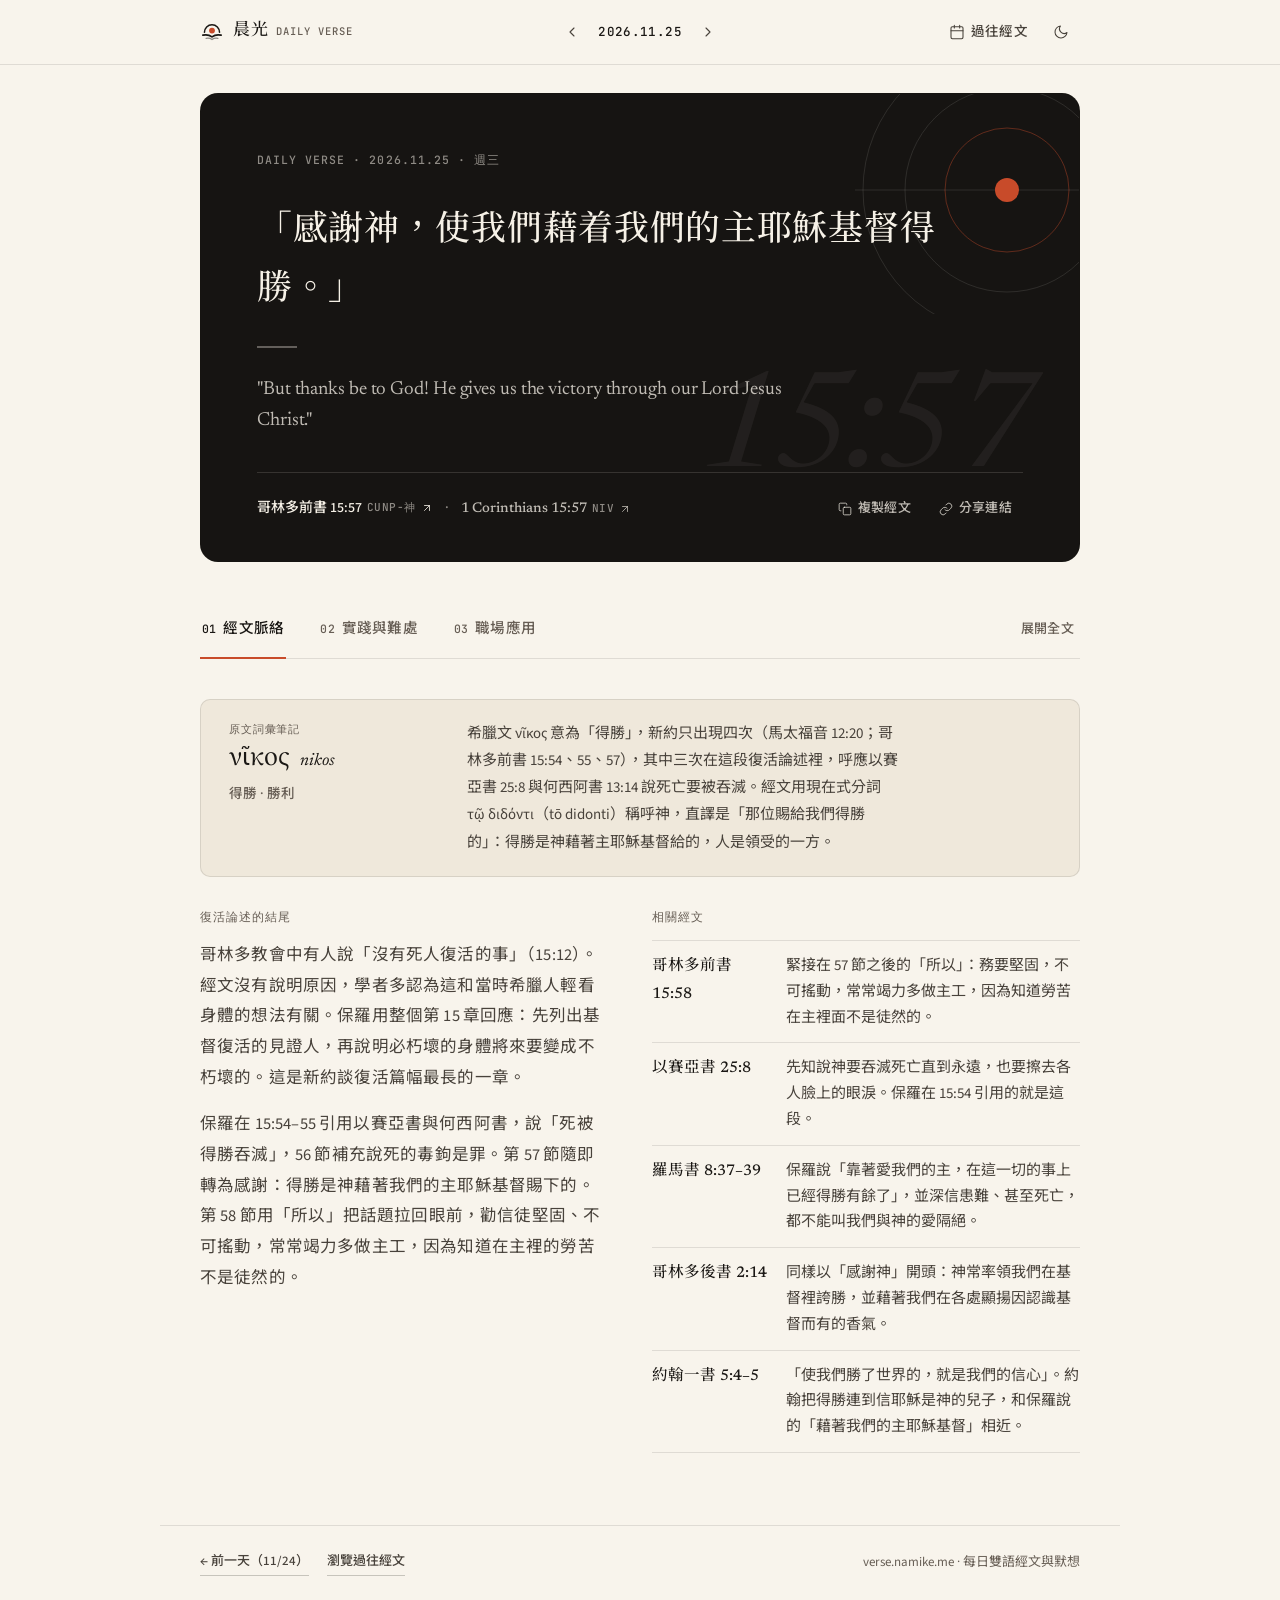
<file: 2026/11/25/index.html>
<!DOCTYPE html>
<html
  lang="zh-Hant"
  data-theme="light"
  data-base="../../../"
  data-date="2026-11-25"
  data-entry-path="2026/11/25/"
  data-ref-zh="哥林多前書 15:57"
  data-ver-zh="CUNP-神"
  data-ref-en="1 Corinthians 15:57"
  data-ver-en="NIV"
>
<head>
  <meta charset="UTF-8" />
  <meta name="viewport" content="width=device-width, initial-scale=1.0, viewport-fit=cover" />
  <title>晨光 · Daily Verse｜哥林多前書 15:57 · 1 Corinthians 15:57</title>
  <meta name="description" content="2026.11.25 哥林多前書 15:57 (CUNP-神) · 1 Corinthians 15:57 (NIV)｜保羅為神所賜的得勝感謝，接著說：在主裡的勞苦不是徒然的。" />
  <meta property="og:title" content="晨光 · Daily Verse｜哥林多前書 15:57 · 1 Corinthians 15:57" />
  <meta property="og:description" content="2026.11.25 哥林多前書 15:57 (CUNP-神) · 1 Corinthians 15:57 (NIV)｜保羅為神所賜的得勝感謝，接著說：在主裡的勞苦不是徒然的。" />
  <meta property="og:type" content="website" />
  <meta name="theme-color" id="themeColorMeta" content="#F8F4EC" />
  <meta name="mobile-web-app-capable" content="yes" />
  <meta name="apple-mobile-web-app-capable" content="yes" />
  <meta name="apple-mobile-web-app-status-bar-style" content="black-translucent" />
  <meta name="apple-mobile-web-app-title" content="晨光" />
  <link rel="manifest" href="../../../manifest.webmanifest" />
  <link rel="icon" type="image/svg+xml" href="../../../assets/icons/favicon.svg?v=4374a170" />
  <link rel="apple-touch-icon" sizes="180x180" href="../../../assets/icons/apple-touch-icon.png?v=6e1e2e88" />
  <link rel="preconnect" href="https://fonts.googleapis.com" />
  <link rel="preconnect" href="https://fonts.gstatic.com" crossorigin />
  <link
    href="https://fonts.googleapis.com/css2?family=JetBrains+Mono:wght@400;500&family=Newsreader:ital,opsz,wght@0,6..72,400;0,6..72,500;1,6..72,400&family=Noto+Sans+TC:wght@400;500;600&family=Noto+Serif+TC:wght@400;500;600&family=Source+Sans+3:wght@400;500;600&display=swap"
    rel="stylesheet"
  />
  <style>.skip-link{position:absolute;left:12px;top:-48px;z-index:100}.skip-link:focus{top:12px}</style>
  <link rel="stylesheet" href="../../../assets/styles.css?v=7fb5ed3c" />
</head>
<body>
  <a class="skip-link" href="#top">跳到今日經文</a>
  <header class="site-header">
    <div class="header-inner">
      <a href="../../../" class="brand" id="brandHomeLink" title="回到最新一篇" aria-label="晨光 Daily Verse，回到最新一篇">
        <span class="brand-mark" aria-hidden="true">
          <svg width="24" height="24" viewBox="0 0 28 28" fill="none">
            <path d="M 5.2 14.3 A 8.8 8.8 0 0 1 22.8 14.3" stroke="currentColor" stroke-width="1.8" stroke-linecap="round"/>
            <circle cx="14" cy="12.3" r="3.4" fill="var(--accent, #C84B2A)"/>
            <path d="M 3.4 17.7 C 7.4 16.7 11.2 17.6 14 19.7 C 16.8 17.6 20.6 16.7 24.6 17.7" stroke="currentColor" stroke-width="2.0" stroke-linecap="round" stroke-linejoin="round"/>
            <path d="M 7.2 21.4 C 9.8 20.9 12.1 21.4 14 22.7 C 15.9 21.4 18.2 20.9 20.8 21.4" stroke="currentColor" stroke-opacity="0.48" stroke-width="1.6" stroke-linecap="round" stroke-linejoin="round"/>
          </svg>
        </span>
        <span class="brand-text">
          <span class="brand-zh">晨光</span>
          <span class="brand-en" lang="en">Daily Verse</span>
        </span>
      </a>

      <nav class="day-nav" aria-label="每日經文切換">
        <a class="day-btn" id="prevDayBtn" href="../../../2026/11/24/" aria-label="前一天（11/24）" title="前一天"><svg width="16" height="16" viewBox="0 0 24 24" fill="none" stroke="currentColor" stroke-width="1.6" stroke-linecap="round" stroke-linejoin="round" aria-hidden="true"><path d="M15 18l-6-6 6-6"/></svg></a>
        <span class="day-current tabular" aria-current="date">
          <span class="date-full" id="currentDateFull">2026.11.25</span>
          <span class="date-short" id="currentDateShort">11/25</span>
        </span>
        <a class="day-btn" id="nextDayBtn" href="../../../2026/11/26/" aria-label="後一天（11/26）" title="後一天"><svg width="16" height="16" viewBox="0 0 24 24" fill="none" stroke="currentColor" stroke-width="1.6" stroke-linecap="round" stroke-linejoin="round" aria-hidden="true"><path d="M9 18l6-6-6-6"/></svg></a>
      </nav>

      <div class="header-actions">
        <button type="button" class="ghost-icon-btn" id="openArchiveBtn" aria-haspopup="dialog" aria-controls="archiveDrawer" aria-label="開啟過往經文" title="過往經文">
          <svg width="16" height="16" viewBox="0 0 24 24" fill="none" stroke="currentColor" stroke-width="1.6" stroke-linecap="round" stroke-linejoin="round" aria-hidden="true">
            <rect x="3" y="4" width="18" height="18" rx="2"/>
            <path d="M16 2v4M8 2v4M3 10h18"/>
          </svg>
          <span class="archive-label" aria-hidden="true">過往經文</span>
        </button>
        <button type="button" class="ghost-icon-btn ghost-icon-btn--square" id="themeToggleBtn" aria-label="深色模式" aria-pressed="false" title="切換閱讀模式">
          <svg id="themeIconSun" width="16" height="16" viewBox="0 0 24 24" fill="none" stroke="currentColor" stroke-width="1.6" stroke-linecap="round" stroke-linejoin="round" style="display:none;" aria-hidden="true">
            <circle cx="12" cy="12" r="4"/>
            <path d="M12 2v2M12 20v2M4.93 4.93l1.41 1.41M17.66 17.66l1.41 1.41M2 12h2M20 12h2M6.34 17.66l-1.41 1.41M19.07 4.93l-1.41 1.41"/>
          </svg>
          <svg id="themeIconMoon" width="16" height="16" viewBox="0 0 24 24" fill="none" stroke="currentColor" stroke-width="1.6" stroke-linecap="round" stroke-linejoin="round" aria-hidden="true">
            <path d="M21 12.79A9 9 0 1 1 11.21 3 7 7 0 0 0 21 12.79z"/>
          </svg>
        </button>
      </div>
    </div>
  </header>

  <main id="top" tabindex="-1">
    <article id="entryRoot">
      <section class="hero-stage" aria-label="今日雙語經文">
        <svg class="hero-motif" viewBox="0 0 300 220" fill="none" aria-hidden="true">
          <circle cx="228" cy="96" r="144" stroke="var(--hero-arc)" stroke-width="1"/>
          <circle cx="228" cy="96" r="102" stroke="var(--hero-arc)" stroke-width="1"/>
          <circle cx="228" cy="96" r="62" stroke="var(--hero-arc-warm)" stroke-width="1"/>
          <line x1="76" y1="96" x2="300" y2="96" stroke="var(--hero-arc)" stroke-width="1"/>
          <circle cx="228" cy="96" r="12" fill="var(--accent)"/>
        </svg>

        <div class="hero-watermark tabular is-long" id="heroWatermark" aria-hidden="true">15:57</div>

        <div class="hero-content">
          <h1 class="sr-only">今日經文 2026.11.25：哥林多前書 15:57</h1>
          <div class="hero-kicker tabular" id="heroKicker"><span lang="en">DAILY VERSE</span> · 2026.11.25 · 週三</div>

          <blockquote class="hero-quote-zh" id="heroQuoteZh">「感謝神，使我們藉着我們的主耶穌基督得勝。」</blockquote>

          <div class="hero-dash" aria-hidden="true"></div>

          <blockquote class="hero-quote-en" id="heroQuoteEn" lang="en">&quot;But thanks be to God! He gives us the victory through our Lord Jesus Christ.&quot;</blockquote>

          <div class="hero-footer">
            <p class="hero-ref-group">
              <a class="hero-ref-link" id="heroLinkZh" href="https://www.bible.com/zh-TW/bible/46/1CO.15.57.CUNP-%E7%A5%9E" target="_blank" rel="noopener noreferrer">
                <span id="heroRefZh">哥林多前書 15:57</span>
                <span class="ref-ver" id="heroVerZh">CUNP-神</span>
                <span class="sr-only">（在 Bible.com 新分頁開啟）</span>
                <svg width="12" height="12" viewBox="0 0 24 24" fill="none" stroke="currentColor" stroke-width="1.6" stroke-linecap="round" stroke-linejoin="round" aria-hidden="true"><path d="M7 17L17 7M7 7h10v10"/></svg>
              </a>
              <span class="ref-sep" aria-hidden="true">·</span>
              <a class="hero-ref-link hero-ref-en" id="heroLinkEn" href="https://www.bible.com/en-GB/bible/111/1CO.15.57.NIV" target="_blank" rel="noopener noreferrer" lang="en">
                <span id="heroRefEn">1 Corinthians 15:57</span>
                <span class="ref-ver" id="heroVerEn">NIV</span>
                <span class="sr-only">(opens Bible.com in a new tab)</span>
                <svg width="12" height="12" viewBox="0 0 24 24" fill="none" stroke="currentColor" stroke-width="1.6" stroke-linecap="round" stroke-linejoin="round" aria-hidden="true"><path d="M7 17L17 7M7 7h10v10"/></svg>
              </a>
            </p>

            <div class="hero-actions">
              <button type="button" class="hero-ghost-btn" id="copyVerseBtn">
                <svg width="14" height="14" viewBox="0 0 24 24" fill="none" stroke="currentColor" stroke-width="1.6" stroke-linecap="round" stroke-linejoin="round" aria-hidden="true">
                  <rect x="9" y="9" width="13" height="13" rx="2"/>
                  <path d="M5 15H4a2 2 0 0 1-2-2V4a2 2 0 0 1 2-2h9a2 2 0 0 1 2 2v1"/>
                </svg>
                <span>複製經文</span>
              </button>
              <button type="button" class="hero-ghost-btn" id="copyLinkBtn">
                <svg width="14" height="14" viewBox="0 0 24 24" fill="none" stroke="currentColor" stroke-width="1.6" stroke-linecap="round" stroke-linejoin="round" aria-hidden="true">
                  <path d="M10 13a5 5 0 0 0 7.54.54l3-3a5 5 0 0 0-7.07-7.07l-1.72 1.71"/>
                  <path d="M14 11a5 5 0 0 0-7.54-.54l-3 3a5 5 0 0 0 7.07 7.07l1.71-1.71"/>
                </svg>
                <span>分享連結</span>
              </button>
            </div>
          </div>
        </div>
      </section>

      <section class="study-sanctuary" id="studySanctuary" data-expanded="false" aria-label="經文默想與應用">
        <div class="study-tabs-bar">
          <div class="tab-list" role="tablist" aria-label="經文研讀分頁">
            <button type="button" class="study-tab" role="tab" id="tab-context" aria-controls="panel-context" aria-selected="true" tabindex="0" data-tab="context">
              <span class="tab-num tabular" aria-hidden="true">01</span>
              <span>經文脈絡</span>
            </button>
            <button type="button" class="study-tab" role="tab" id="tab-practice" aria-controls="panel-practice" aria-selected="false" tabindex="-1" data-tab="practice">
              <span class="tab-num tabular" aria-hidden="true">02</span>
              <span>實踐與難處</span>
            </button>
            <button type="button" class="study-tab" role="tab" id="tab-workplace" aria-controls="panel-workplace" aria-selected="false" tabindex="-1" data-tab="workplace">
              <span class="tab-num tabular" aria-hidden="true">03</span>
              <span>職場應用</span>
            </button>
          </div>

          <button type="button" class="expand-all-btn" id="expandAllBtn" aria-controls="panel-context panel-practice panel-workplace">展開全文</button>
        </div>

        <section class="study-panel" id="panel-context" role="tabpanel" aria-labelledby="tab-context" tabindex="0">
          <div class="panel-expanded-head">
            <span class="panel-expanded-num tabular" aria-hidden="true">01</span>
            <h2 class="panel-expanded-title">經文背景與相關經文</h2>
          </div>
          <section class="word-study" aria-label="原文詞彙筆記">
            <div class="word-study-top">
              <span class="word-study-tag">原文詞彙筆記</span>
              <div class="word-study-lexeme">
                <span class="word-study-hebrew" lang="el" dir="ltr">νῖκος</span>
                <span class="word-study-translit" lang="en">nikos</span>
              </div>
              <span class="word-study-gloss">得勝 · 勝利</span>
            </div>
            <p>希臘文 νῖκος 意為「得勝」，新約只出現四次（馬太福音 12:20；哥林多前書 15:54、55、57），其中三次在這段復活論述裡，呼應以賽亞書 25:8 與何西阿書 13:14 說死亡要被吞滅。經文用現在式分詞 τῷ διδόντι（tō didonti）稱呼神，直譯是「那位賜給我們得勝的」：得勝是神藉著主耶穌基督給的，人是領受的一方。</p>
          </section>

          <div class="context-split">
            <div>
              <h3 class="subsection-heading">復活論述的結尾</h3>
              <div class="prose-column">
                <p>哥林多教會中有人說「沒有死人復活的事」（15:12）。經文沒有說明原因，學者多認為這和當時希臘人輕看身體的想法有關。保羅用整個第 15 章回應：先列出基督復活的見證人，再說明必朽壞的身體將來要變成不朽壞的。這是新約談復活篇幅最長的一章。</p>
                <p>保羅在 15:54–55 引用以賽亞書與何西阿書，說「死被得勝吞滅」，56 節補充說死的毒鉤是罪。第 57 節隨即轉為感謝：得勝是神藉著我們的主耶穌基督賜下的。第 58 節用「所以」把話題拉回眼前，勸信徒堅固、不可搖動，常常竭力多做主工，因為知道在主裡的勞苦不是徒然的。</p>
              </div>
            </div>

            <div>
              <h3 class="subsection-heading">相關經文</h3>
              <ul class="crossref-list">
                <li class="crossref-item">
                  <span class="crossref-ref">哥林多前書 15:58</span>
                  <span class="crossref-note">緊接在 57 節之後的「所以」：務要堅固，不可搖動，常常竭力多做主工，因為知道勞苦在主裡面不是徒然的。</span>
                </li>
                <li class="crossref-item">
                  <span class="crossref-ref">以賽亞書 25:8</span>
                  <span class="crossref-note">先知說神要吞滅死亡直到永遠，也要擦去各人臉上的眼淚。保羅在 15:54 引用的就是這段。</span>
                </li>
                <li class="crossref-item">
                  <span class="crossref-ref">羅馬書 8:37–39</span>
                  <span class="crossref-note">保羅說「靠著愛我們的主，在這一切的事上已經得勝有餘了」，並深信患難、甚至死亡，都不能叫我們與神的愛隔絕。</span>
                </li>
                <li class="crossref-item">
                  <span class="crossref-ref">哥林多後書 2:14</span>
                  <span class="crossref-note">同樣以「感謝神」開頭：神常率領我們在基督裡誇勝，並藉著我們在各處顯揚因認識基督而有的香氣。</span>
                </li>
                <li class="crossref-item">
                  <span class="crossref-ref">約翰一書 5:4–5</span>
                  <span class="crossref-note">「使我們勝了世界的，就是我們的信心」。約翰把得勝連到信耶穌是神的兒子，和保羅說的「藉著我們的主耶穌基督」相近。</span>
                </li>
              </ul>
            </div>
          </div>
        </section>

        <section class="study-panel" id="panel-practice" role="tabpanel" aria-labelledby="tab-practice" tabindex="0" hidden>
          <div class="panel-expanded-head">
            <span class="panel-expanded-num tabular" aria-hidden="true">02</span>
            <h2 class="panel-expanded-title">日常實踐與現實難處</h2>
          </div>

          <div class="practice-grid">
            <div>
              <h3 class="column-label">日常小習慣</h3>
              <ol class="habit-list">
                <li class="habit-item">
                  <span class="habit-index tabular" aria-hidden="true">01</span>
                  <div>
                    <h4 class="item-title">壓力來時，先感謝一件事</h4>
                    <p class="item-body">收到壞消息、專案卡住，或一早就心煩時，先花三十秒為一件已經得到的恩典感謝神，再開始想怎麼處理。</p>
                  </div>
                </li>
                <li class="habit-item">
                  <span class="habit-index tabular" aria-hidden="true">02</span>
                  <div>
                    <h4 class="item-title">把自己的價值和今天的表現分開</h4>
                    <p class="item-body">下班或犯錯後，在筆記裡寫下一個具體的改進步驟，並提醒自己：這次做得好不好，只是這一件事的結果，不決定你在神面前的身分。</p>
                  </div>
                </li>
                <li class="habit-item">
                  <span class="habit-index tabular" aria-hidden="true">03</span>
                  <div>
                    <h4 class="item-title">每天做好一件沒人看見的小事</h4>
                    <p class="item-body">對照下一節 15:58，每天挑一件不起眼但該做的事認真做完，例如把交接細節寫清楚。</p>
                  </div>
                </li>
              </ol>
            </div>

            <div class="tensions-panel">
              <h3 class="column-label">現實難處</h3>
              <ul class="tension-list">
                <li class="tension-item">
                  <h4 class="item-title">說「已經得勝」，生活卻仍受挫</h4>
                  <p class="item-body">經文說神已賜下得勝，生活裡卻還有病痛、失業和長期的疲憊。如果把這節讀成信主就一帆風順，到了低谷反而更容易失望和自責。</p>
                </li>
                <li class="tension-item">
                  <h4 class="item-title">把得勝當成靠自己硬撐</h4>
                  <p class="item-body">績效文化把勝利看成自律和戰績的成果。遇到軟弱或改不掉的舊習慣時，人很容易忘記保羅說得勝是神賜的，又回到咬牙硬撐。</p>
                </li>
                <li class="tension-item">
                  <h4 class="item-title">重複瑣事裡的徒勞感</h4>
                  <p class="item-body">就算相信復活讓勞苦有意義，面對日復一日的會議、家務和看不到成果的付出，還是會倦怠和懷疑。這時不必強裝樂觀，可以找人同行，也在禱告裡慢慢消化。</p>
                </li>
              </ul>
            </div>
          </div>
        </section>

        <section class="study-panel" id="panel-workplace" role="tabpanel" aria-labelledby="tab-workplace" tabindex="0" hidden>
          <div class="panel-expanded-head">
            <span class="panel-expanded-num tabular" aria-hidden="true">03</span>
            <h2 class="panel-expanded-title">別人怎麼把這節經文用在工作上</h2>
          </div>

          <div class="workplace-grid">
            <article class="workplace-cell">
              <div>
                <span class="workplace-kicker">工作的價值感</span>
                <h3 class="item-title">不必用績效證明自己</h3>
                <p class="item-body">職場常把一個人的價值綁在季度績效、升遷或客戶評價上。15:57 說得勝是神所賜的，工作者因此不必靠頭銜去掙。少了這份焦慮，面對負面回饋或專案起伏時，也許能更冷靜。</p>
              </div>
              <div class="workplace-source">參考來源：Desiring God（desiringgod.org）與 Learn of Christ（learnofchrist.com）的經文默想</div>
            </article>
            <article class="workplace-cell">
              <div>
                <span class="workplace-kicker">辦公室裡的感恩</span>
                <h3 class="item-title">在競爭的氣氛裡主動幫忙</h3>
                <p class="item-body">在比較和焦慮多的辦公室，感恩可以落在很具體的事上：主動協助同事，樂意把功勞分出去。</p>
              </div>
              <div class="workplace-source">參考來源：Follower of One（followerofone.org）的職場靈修分享</div>
            </article>
            <article class="workplace-cell">
              <div>
                <span class="workplace-kicker">面對徒勞感</span>
                <h3 class="item-title">把重複的工作放進更長的時間來看</h3>
                <p class="item-body">專案推倒重來、行政庶務沒人注意，常讓人覺得每天都在白忙。連同 15:58 一起讀，保羅說在主裡的勞苦不是徒然的；本著誠實與愛心做的日常工作，也可以放在這份盼望裡來看。</p>
              </div>
              <div class="workplace-source">參考來源：Theology of Work Project（theologyofwork.org）的哥林多前書職場註釋</div>
            </article>
            <article class="workplace-cell">
              <div>
                <span class="workplace-kicker">在壓力中守住誠信</span>
                <h3 class="item-title">面對灰色捷徑，照原則做</h3>
                <p class="item-body">工作難免有磨耗和妥協的壓力。相信基督已勝過罪和死亡，可以幫人在枯燥或艱難的崗位上守住專業和誠實，把平凡的職責做到經得起檢驗。</p>
              </div>
              <div class="workplace-source">參考來源：Ligonier Ministries（ligonier.org）與 Our Daily Bread Ministries（odbm.org）的經文反思</div>
            </article>
          </div>
        </section>
      </section>
    </article>
  </main>

  <footer class="site-footer">
    <div class="footer-links">
      <a class="footer-link" id="footerPrevBtn" href="../../../2026/11/24/">← 前一天（11/24）</a>
      <button type="button" class="footer-link" id="footerArchiveBtn">瀏覽過往經文</button>
      <button type="button" class="footer-link" id="installPwaBtn" hidden>安裝 App</button>
    </div>
    <span class="tabular">verse.namike.me · 每日雙語經文與默想</span>
  </footer>

  <div class="drawer-backdrop" id="drawerBackdrop" hidden></div>
  <div class="archive-drawer" id="archiveDrawer" role="dialog" aria-modal="true" aria-labelledby="archiveDrawerTitle" hidden>
    <div class="drawer-header">
      <h2 class="drawer-title" id="archiveDrawerTitle">過往經文</h2>
      <button type="button" class="ghost-icon-btn ghost-icon-btn--square" id="closeArchiveBtn" aria-label="關閉過往經文">
        <svg width="16" height="16" viewBox="0 0 24 24" fill="none" stroke="currentColor" stroke-width="1.6" stroke-linecap="round" stroke-linejoin="round" aria-hidden="true">
          <path d="M18 6L6 18M6 6l12 12"/>
        </svg>
      </button>
    </div>
    <div class="drawer-search-wrap">
      <label class="sr-only" for="archiveSearchInput">搜尋日期或經文出處</label>
      <input
        type="search"
        id="archiveSearchInput"
        class="drawer-search"
        placeholder="搜尋日期或經文（例如 2026-11-25、哥林多前書 15:57）"
        autocomplete="off"
      />
    </div>
    <div class="drawer-body" id="archiveBody">
      <div id="archiveGroups"></div>
      <p class="sr-only" id="archiveStatus" role="status" aria-live="polite"></p>
      <p class="archive-empty" id="archiveEmpty" hidden>找不到符合的日期或經文。</p>
    </div>
  </div>

  <div class="toast" id="toastEl" role="status" aria-live="polite" aria-atomic="true"></div>

  <script id="archiveFallback" type="application/json">[{"date": "2026-11-27", "dateDot": "2026.11.27", "shortLabel": "11/27", "weekday": "週五", "refZh": "以賽亞書 26:3", "refEn": "Isaiah 26:3", "snippet": "這是一首將來要在猶大地唱的歌，說到心思倚靠神的人，神會保守他的平安。", "path": "2026/11/27/"}, {"date": "2026-11-26", "dateDot": "2026.11.26", "shortLabel": "11/26", "weekday": "週四", "refZh": "詩篇 100:4", "refEn": "Psalms 100:4", "snippet": "詩人邀請眾人帶著感謝走進聖殿的門，下一節說明原因：耶和華本為善。", "path": "2026/11/26/"}, {"date": "2026-11-25", "dateDot": "2026.11.25", "shortLabel": "11/25", "weekday": "週三", "refZh": "哥林多前書 15:57", "refEn": "1 Corinthians 15:57", "snippet": "保羅為神所賜的得勝感謝，接著說：在主裡的勞苦不是徒然的。", "path": "2026/11/25/"}, {"date": "2026-11-24", "dateDot": "2026.11.24", "shortLabel": "11/24", "weekday": "週二", "refZh": "約書亞記 1:8", "refEn": "Joshua 1:8", "snippet": "領袖交接之際，約書亞被吩咐晝夜誦念（hagah）律法書，並照著去行。", "path": "2026/11/24/"}]</script>
  <script defer src="../../../assets/app.js?v=9357e618"></script>
</body>
</html>
</file>
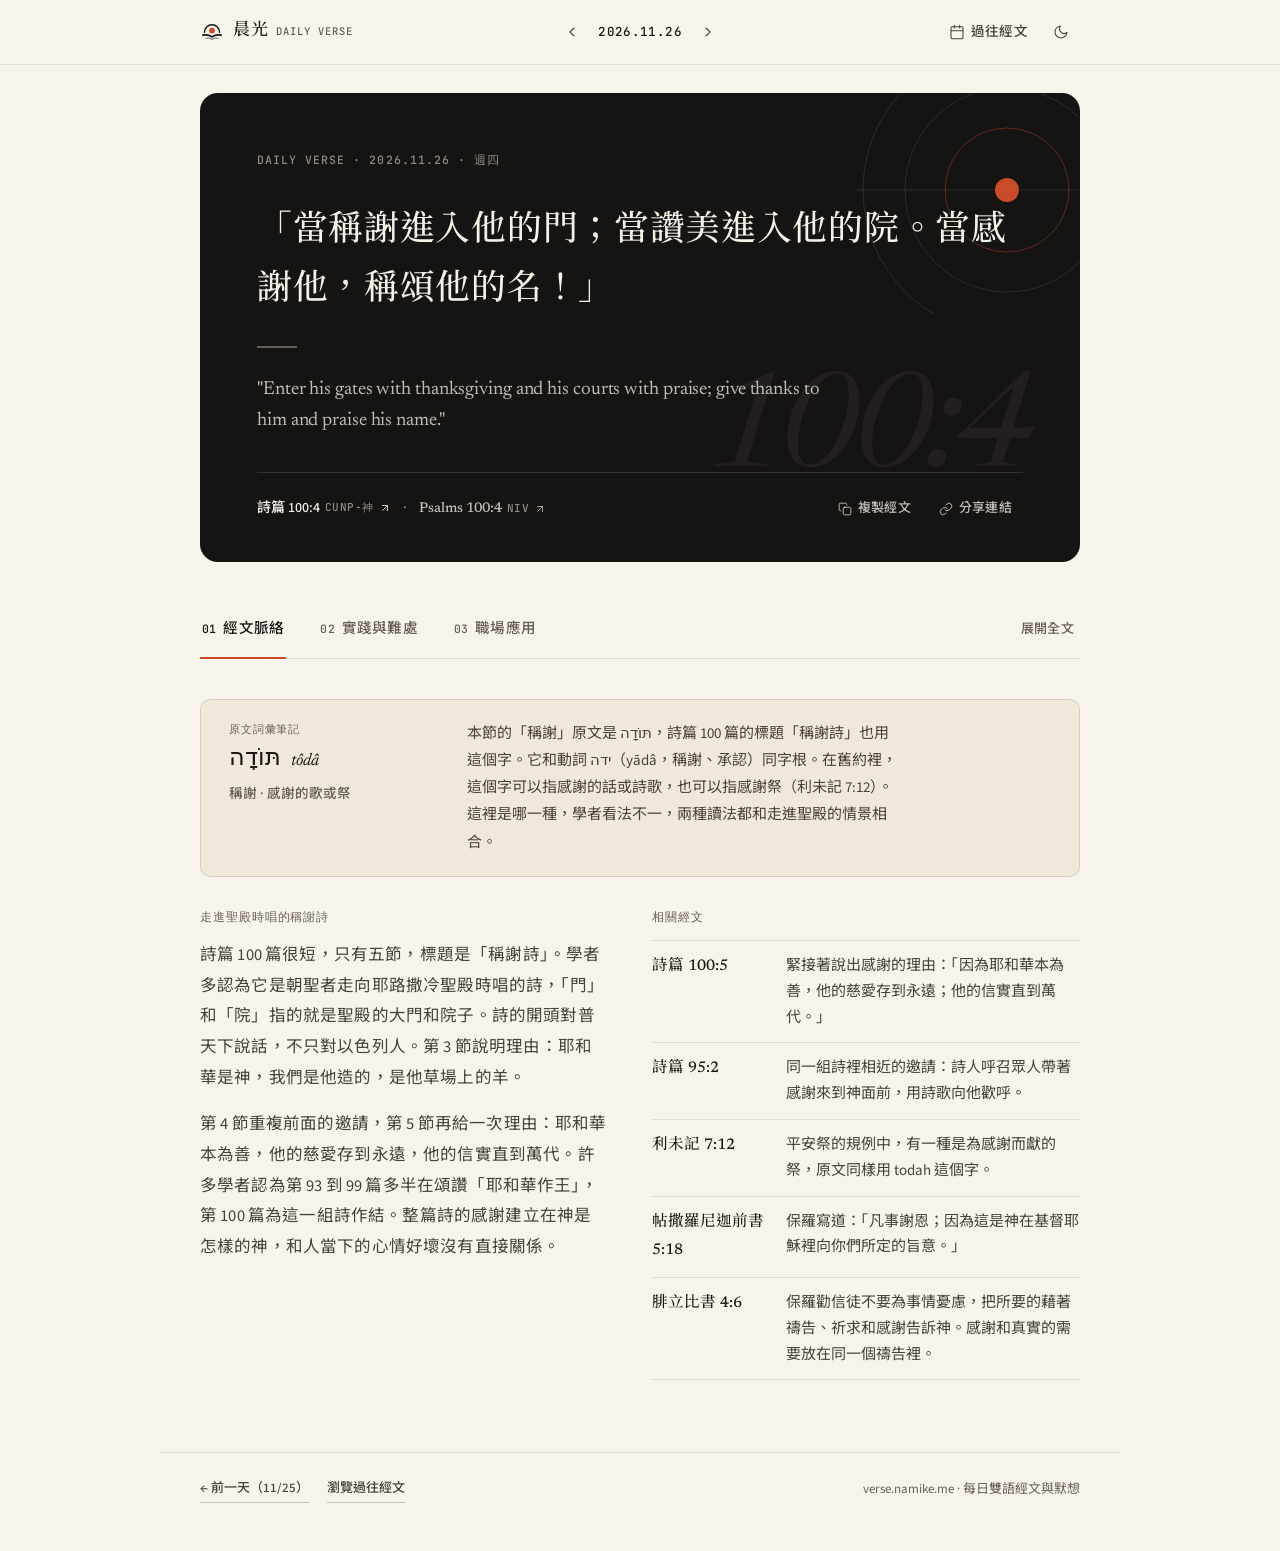
<file: 2026/11/26/index.html>
<!DOCTYPE html>
<html
  lang="zh-Hant"
  data-theme="light"
  data-base="../../../"
  data-date="2026-11-26"
  data-entry-path="2026/11/26/"
  data-ref-zh="詩篇 100:4"
  data-ver-zh="CUNP-神"
  data-ref-en="Psalms 100:4"
  data-ver-en="NIV"
>
<head>
  <meta charset="UTF-8" />
  <meta name="viewport" content="width=device-width, initial-scale=1.0, viewport-fit=cover" />
  <title>晨光 · Daily Verse｜詩篇 100:4 · Psalms 100:4</title>
  <meta name="description" content="2026.11.26 詩篇 100:4 (CUNP-神) · Psalms 100:4 (NIV)｜詩人邀請眾人帶著感謝走進聖殿的門，下一節說明原因：耶和華本為善。" />
  <meta property="og:title" content="晨光 · Daily Verse｜詩篇 100:4 · Psalms 100:4" />
  <meta property="og:description" content="2026.11.26 詩篇 100:4 (CUNP-神) · Psalms 100:4 (NIV)｜詩人邀請眾人帶著感謝走進聖殿的門，下一節說明原因：耶和華本為善。" />
  <meta property="og:type" content="website" />
  <meta name="theme-color" id="themeColorMeta" content="#F8F4EC" />
  <meta name="mobile-web-app-capable" content="yes" />
  <meta name="apple-mobile-web-app-capable" content="yes" />
  <meta name="apple-mobile-web-app-status-bar-style" content="black-translucent" />
  <meta name="apple-mobile-web-app-title" content="晨光" />
  <link rel="manifest" href="../../../manifest.webmanifest" />
  <link rel="icon" type="image/svg+xml" href="../../../assets/icons/favicon.svg?v=4374a170" />
  <link rel="apple-touch-icon" sizes="180x180" href="../../../assets/icons/apple-touch-icon.png?v=6e1e2e88" />
  <link rel="preconnect" href="https://fonts.googleapis.com" />
  <link rel="preconnect" href="https://fonts.gstatic.com" crossorigin />
  <link
    href="https://fonts.googleapis.com/css2?family=JetBrains+Mono:wght@400;500&family=Newsreader:ital,opsz,wght@0,6..72,400;0,6..72,500;1,6..72,400&family=Noto+Sans+TC:wght@400;500;600&family=Noto+Serif+TC:wght@400;500;600&family=Source+Sans+3:wght@400;500;600&display=swap"
    rel="stylesheet"
  />
  <style>.skip-link{position:absolute;left:12px;top:-48px;z-index:100}.skip-link:focus{top:12px}</style>
  <link rel="stylesheet" href="../../../assets/styles.css?v=7fb5ed3c" />
</head>
<body>
  <a class="skip-link" href="#top">跳到今日經文</a>
  <header class="site-header">
    <div class="header-inner">
      <a href="../../../" class="brand" id="brandHomeLink" title="回到最新一篇" aria-label="晨光 Daily Verse，回到最新一篇">
        <span class="brand-mark" aria-hidden="true">
          <svg width="24" height="24" viewBox="0 0 28 28" fill="none">
            <path d="M 5.2 14.3 A 8.8 8.8 0 0 1 22.8 14.3" stroke="currentColor" stroke-width="1.8" stroke-linecap="round"/>
            <circle cx="14" cy="12.3" r="3.4" fill="var(--accent, #C84B2A)"/>
            <path d="M 3.4 17.7 C 7.4 16.7 11.2 17.6 14 19.7 C 16.8 17.6 20.6 16.7 24.6 17.7" stroke="currentColor" stroke-width="2.0" stroke-linecap="round" stroke-linejoin="round"/>
            <path d="M 7.2 21.4 C 9.8 20.9 12.1 21.4 14 22.7 C 15.9 21.4 18.2 20.9 20.8 21.4" stroke="currentColor" stroke-opacity="0.48" stroke-width="1.6" stroke-linecap="round" stroke-linejoin="round"/>
          </svg>
        </span>
        <span class="brand-text">
          <span class="brand-zh">晨光</span>
          <span class="brand-en" lang="en">Daily Verse</span>
        </span>
      </a>

      <nav class="day-nav" aria-label="每日經文切換">
        <a class="day-btn" id="prevDayBtn" href="../../../2026/11/25/" aria-label="前一天（11/25）" title="前一天"><svg width="16" height="16" viewBox="0 0 24 24" fill="none" stroke="currentColor" stroke-width="1.6" stroke-linecap="round" stroke-linejoin="round" aria-hidden="true"><path d="M15 18l-6-6 6-6"/></svg></a>
        <span class="day-current tabular" aria-current="date">
          <span class="date-full" id="currentDateFull">2026.11.26</span>
          <span class="date-short" id="currentDateShort">11/26</span>
        </span>
        <a class="day-btn" id="nextDayBtn" href="../../../2026/11/27/" aria-label="後一天（11/27）" title="後一天"><svg width="16" height="16" viewBox="0 0 24 24" fill="none" stroke="currentColor" stroke-width="1.6" stroke-linecap="round" stroke-linejoin="round" aria-hidden="true"><path d="M9 18l6-6-6-6"/></svg></a>
      </nav>

      <div class="header-actions">
        <button type="button" class="ghost-icon-btn" id="openArchiveBtn" aria-haspopup="dialog" aria-controls="archiveDrawer" aria-label="開啟過往經文" title="過往經文">
          <svg width="16" height="16" viewBox="0 0 24 24" fill="none" stroke="currentColor" stroke-width="1.6" stroke-linecap="round" stroke-linejoin="round" aria-hidden="true">
            <rect x="3" y="4" width="18" height="18" rx="2"/>
            <path d="M16 2v4M8 2v4M3 10h18"/>
          </svg>
          <span class="archive-label" aria-hidden="true">過往經文</span>
        </button>
        <button type="button" class="ghost-icon-btn ghost-icon-btn--square" id="themeToggleBtn" aria-label="深色模式" aria-pressed="false" title="切換閱讀模式">
          <svg id="themeIconSun" width="16" height="16" viewBox="0 0 24 24" fill="none" stroke="currentColor" stroke-width="1.6" stroke-linecap="round" stroke-linejoin="round" style="display:none;" aria-hidden="true">
            <circle cx="12" cy="12" r="4"/>
            <path d="M12 2v2M12 20v2M4.93 4.93l1.41 1.41M17.66 17.66l1.41 1.41M2 12h2M20 12h2M6.34 17.66l-1.41 1.41M19.07 4.93l-1.41 1.41"/>
          </svg>
          <svg id="themeIconMoon" width="16" height="16" viewBox="0 0 24 24" fill="none" stroke="currentColor" stroke-width="1.6" stroke-linecap="round" stroke-linejoin="round" aria-hidden="true">
            <path d="M21 12.79A9 9 0 1 1 11.21 3 7 7 0 0 0 21 12.79z"/>
          </svg>
        </button>
      </div>
    </div>
  </header>

  <main id="top" tabindex="-1">
    <article id="entryRoot">
      <section class="hero-stage" aria-label="今日雙語經文">
        <svg class="hero-motif" viewBox="0 0 300 220" fill="none" aria-hidden="true">
          <circle cx="228" cy="96" r="144" stroke="var(--hero-arc)" stroke-width="1"/>
          <circle cx="228" cy="96" r="102" stroke="var(--hero-arc)" stroke-width="1"/>
          <circle cx="228" cy="96" r="62" stroke="var(--hero-arc-warm)" stroke-width="1"/>
          <line x1="76" y1="96" x2="300" y2="96" stroke="var(--hero-arc)" stroke-width="1"/>
          <circle cx="228" cy="96" r="12" fill="var(--accent)"/>
        </svg>

        <div class="hero-watermark tabular is-long" id="heroWatermark" aria-hidden="true">100:4</div>

        <div class="hero-content">
          <h1 class="sr-only">今日經文 2026.11.26：詩篇 100:4</h1>
          <div class="hero-kicker tabular" id="heroKicker"><span lang="en">DAILY VERSE</span> · 2026.11.26 · 週四</div>

          <blockquote class="hero-quote-zh" id="heroQuoteZh">「當稱謝進入他的門；當讚美進入他的院。當感謝他，稱頌他的名！」</blockquote>

          <div class="hero-dash" aria-hidden="true"></div>

          <blockquote class="hero-quote-en" id="heroQuoteEn" lang="en">&quot;Enter his gates with thanksgiving and his courts with praise; give thanks to him and praise his name.&quot;</blockquote>

          <div class="hero-footer">
            <p class="hero-ref-group">
              <a class="hero-ref-link" id="heroLinkZh" href="https://www.bible.com/zh-TW/bible/46/PSA.100.4.CUNP-%E7%A5%9E" target="_blank" rel="noopener noreferrer">
                <span id="heroRefZh">詩篇 100:4</span>
                <span class="ref-ver" id="heroVerZh">CUNP-神</span>
                <span class="sr-only">（在 Bible.com 新分頁開啟）</span>
                <svg width="12" height="12" viewBox="0 0 24 24" fill="none" stroke="currentColor" stroke-width="1.6" stroke-linecap="round" stroke-linejoin="round" aria-hidden="true"><path d="M7 17L17 7M7 7h10v10"/></svg>
              </a>
              <span class="ref-sep" aria-hidden="true">·</span>
              <a class="hero-ref-link hero-ref-en" id="heroLinkEn" href="https://www.bible.com/en-GB/bible/111/PSA.100.4.NIV" target="_blank" rel="noopener noreferrer" lang="en">
                <span id="heroRefEn">Psalms 100:4</span>
                <span class="ref-ver" id="heroVerEn">NIV</span>
                <span class="sr-only">(opens Bible.com in a new tab)</span>
                <svg width="12" height="12" viewBox="0 0 24 24" fill="none" stroke="currentColor" stroke-width="1.6" stroke-linecap="round" stroke-linejoin="round" aria-hidden="true"><path d="M7 17L17 7M7 7h10v10"/></svg>
              </a>
            </p>

            <div class="hero-actions">
              <button type="button" class="hero-ghost-btn" id="copyVerseBtn">
                <svg width="14" height="14" viewBox="0 0 24 24" fill="none" stroke="currentColor" stroke-width="1.6" stroke-linecap="round" stroke-linejoin="round" aria-hidden="true">
                  <rect x="9" y="9" width="13" height="13" rx="2"/>
                  <path d="M5 15H4a2 2 0 0 1-2-2V4a2 2 0 0 1 2-2h9a2 2 0 0 1 2 2v1"/>
                </svg>
                <span>複製經文</span>
              </button>
              <button type="button" class="hero-ghost-btn" id="copyLinkBtn">
                <svg width="14" height="14" viewBox="0 0 24 24" fill="none" stroke="currentColor" stroke-width="1.6" stroke-linecap="round" stroke-linejoin="round" aria-hidden="true">
                  <path d="M10 13a5 5 0 0 0 7.54.54l3-3a5 5 0 0 0-7.07-7.07l-1.72 1.71"/>
                  <path d="M14 11a5 5 0 0 0-7.54-.54l-3 3a5 5 0 0 0 7.07 7.07l1.71-1.71"/>
                </svg>
                <span>分享連結</span>
              </button>
            </div>
          </div>
        </div>
      </section>

      <section class="study-sanctuary" id="studySanctuary" data-expanded="false" aria-label="經文默想與應用">
        <div class="study-tabs-bar">
          <div class="tab-list" role="tablist" aria-label="經文研讀分頁">
            <button type="button" class="study-tab" role="tab" id="tab-context" aria-controls="panel-context" aria-selected="true" tabindex="0" data-tab="context">
              <span class="tab-num tabular" aria-hidden="true">01</span>
              <span>經文脈絡</span>
            </button>
            <button type="button" class="study-tab" role="tab" id="tab-practice" aria-controls="panel-practice" aria-selected="false" tabindex="-1" data-tab="practice">
              <span class="tab-num tabular" aria-hidden="true">02</span>
              <span>實踐與難處</span>
            </button>
            <button type="button" class="study-tab" role="tab" id="tab-workplace" aria-controls="panel-workplace" aria-selected="false" tabindex="-1" data-tab="workplace">
              <span class="tab-num tabular" aria-hidden="true">03</span>
              <span>職場應用</span>
            </button>
          </div>

          <button type="button" class="expand-all-btn" id="expandAllBtn" aria-controls="panel-context panel-practice panel-workplace">展開全文</button>
        </div>

        <section class="study-panel" id="panel-context" role="tabpanel" aria-labelledby="tab-context" tabindex="0">
          <div class="panel-expanded-head">
            <span class="panel-expanded-num tabular" aria-hidden="true">01</span>
            <h2 class="panel-expanded-title">經文背景與相關經文</h2>
          </div>
          <section class="word-study" aria-label="原文詞彙筆記">
            <div class="word-study-top">
              <span class="word-study-tag">原文詞彙筆記</span>
              <div class="word-study-lexeme">
                <span class="word-study-hebrew" lang="he" dir="rtl">תּוֹדָה</span>
                <span class="word-study-translit" lang="en">tôdâ</span>
              </div>
              <span class="word-study-gloss">稱謝 · 感謝的歌或祭</span>
            </div>
            <p>本節的「稱謝」原文是 תּוֹדָה，詩篇 100 篇的標題「稱謝詩」也用這個字。它和動詞 ידה（yādâ，稱謝、承認）同字根。在舊約裡，這個字可以指感謝的話或詩歌，也可以指感謝祭（利未記 7:12）。這裡是哪一種，學者看法不一，兩種讀法都和走進聖殿的情景相合。</p>
          </section>

          <div class="context-split">
            <div>
              <h3 class="subsection-heading">走進聖殿時唱的稱謝詩</h3>
              <div class="prose-column">
                <p>詩篇 100 篇很短，只有五節，標題是「稱謝詩」。學者多認為它是朝聖者走向耶路撒冷聖殿時唱的詩，「門」和「院」指的就是聖殿的大門和院子。詩的開頭對普天下說話，不只對以色列人。第 3 節說明理由：耶和華是神，我們是他造的，是他草場上的羊。</p>
                <p>第 4 節重複前面的邀請，第 5 節再給一次理由：耶和華本為善，他的慈愛存到永遠，他的信實直到萬代。許多學者認為第 93 到 99 篇多半在頌讚「耶和華作王」，第 100 篇為這一組詩作結。整篇詩的感謝建立在神是怎樣的神，和人當下的心情好壞沒有直接關係。</p>
              </div>
            </div>

            <div>
              <h3 class="subsection-heading">相關經文</h3>
              <ul class="crossref-list">
                <li class="crossref-item">
                  <span class="crossref-ref">詩篇 100:5</span>
                  <span class="crossref-note">緊接著說出感謝的理由：「因為耶和華本為善，他的慈愛存到永遠；他的信實直到萬代。」</span>
                </li>
                <li class="crossref-item">
                  <span class="crossref-ref">詩篇 95:2</span>
                  <span class="crossref-note">同一組詩裡相近的邀請：詩人呼召眾人帶著感謝來到神面前，用詩歌向他歡呼。</span>
                </li>
                <li class="crossref-item">
                  <span class="crossref-ref">利未記 7:12</span>
                  <span class="crossref-note">平安祭的規例中，有一種是為感謝而獻的祭，原文同樣用 todah 這個字。</span>
                </li>
                <li class="crossref-item">
                  <span class="crossref-ref">帖撒羅尼迦前書 5:18</span>
                  <span class="crossref-note">保羅寫道：「凡事謝恩；因為這是神在基督耶穌裡向你們所定的旨意。」</span>
                </li>
                <li class="crossref-item">
                  <span class="crossref-ref">腓立比書 4:6</span>
                  <span class="crossref-note">保羅勸信徒不要為事情憂慮，把所要的藉著禱告、祈求和感謝告訴神。感謝和真實的需要放在同一個禱告裡。</span>
                </li>
              </ul>
            </div>
          </div>
        </section>

        <section class="study-panel" id="panel-practice" role="tabpanel" aria-labelledby="tab-practice" tabindex="0" hidden>
          <div class="panel-expanded-head">
            <span class="panel-expanded-num tabular" aria-hidden="true">02</span>
            <h2 class="panel-expanded-title">日常實踐與現實難處</h2>
          </div>

          <div class="practice-grid">
            <div>
              <h3 class="column-label">日常小習慣</h3>
              <ol class="habit-list">
                <li class="habit-item">
                  <span class="habit-index tabular" aria-hidden="true">01</span>
                  <div>
                    <h4 class="item-title">開工前先說一句感謝</h4>
                    <p class="item-body">打開電腦或走進公司前，花幾秒鐘為一件具體的事感謝神，例如昨晚睡得還可以，或通勤順利。</p>
                  </div>
                </li>
                <li class="habit-item">
                  <span class="habit-index tabular" aria-hidden="true">02</span>
                  <div>
                    <h4 class="item-title">寫下感謝的理由</h4>
                    <p class="item-body">第 5 節給了感謝的理由。你也可以在筆記裡寫下自己為什麼感謝，感謝就比較不會只剩一句口頭禪。</p>
                  </div>
                </li>
                <li class="habit-item">
                  <span class="habit-index tabular" aria-hidden="true">03</span>
                  <div>
                    <h4 class="item-title">和別人一起感謝</h4>
                    <p class="item-body">這首詩是對一群人說的。家人吃飯時，或小組聚會開始前，可以請每人說一件這週值得感謝的事。</p>
                  </div>
                </li>
              </ol>
            </div>

            <div class="tensions-panel">
              <h3 class="column-label">現實難處</h3>
              <ul class="tension-list">
                <li class="tension-item">
                  <h4 class="item-title">心裡不感謝，卻被要求感謝</h4>
                  <p class="item-body">經文用命令語氣說「當稱謝」，可是很多時候心裡就是感謝不起來。有人因此覺得自己虛偽。也許可以先說出一件真實的小事，讓感受慢慢跟上，不必假裝。</p>
                </li>
                <li class="tension-item">
                  <h4 class="item-title">感謝變成壓下痛苦</h4>
                  <p class="item-body">如果把感謝當成不准抱怨，人可能會把傷痛藏起來。詩篇裡也有很多哀歌，詩人直接向神訴苦。感謝和哀哭在同一本詩集裡並存。</p>
                </li>
                <li class="tension-item">
                  <h4 class="item-title">對聚會有傷痕的人</h4>
                  <p class="item-body">這首詩描寫一群人一起走進聖殿。對在教會受過傷，或還在觀望信仰的人來說，和大家一起走進去並不容易。可以先從個人的感謝開始，按自己的步調來。</p>
                </li>
              </ul>
            </div>
          </div>
        </section>

        <section class="study-panel" id="panel-workplace" role="tabpanel" aria-labelledby="tab-workplace" tabindex="0" hidden>
          <div class="panel-expanded-head">
            <span class="panel-expanded-num tabular" aria-hidden="true">03</span>
            <h2 class="panel-expanded-title">別人怎麼把這節經文用在工作上</h2>
          </div>

          <div class="workplace-grid">
            <article class="workplace-cell">
              <div>
                <span class="workplace-kicker">工作和事奉</span>
                <h3 class="item-title">日常工作也可以是事奉</h3>
                <p class="item-body">第 2 節「事奉耶和華」的希伯來字根，也用在一般的勞動和做工上。這讓人可以把每天的工作也放在敬拜的眼光裡來看，帶著感謝做，也許比較不會只覺得是在交差。</p>
              </div>
              <div class="workplace-source">參考來源：Bible Hub（biblehub.com）的詩篇 100 篇註釋</div>
            </article>
            <article class="workplace-cell">
              <div>
                <span class="workplace-kicker">職位高低</span>
                <h3 class="item-title">不論什麼職位都可以事奉</h3>
                <p class="item-body">有一份猶太讀經材料從「事奉」和「僕人」同字根談起，提出日常生活本身就可以是事奉，不論一個人在什麼位置。對基層員工或主管來說，這份感謝都可以落在自己手上的工作。</p>
              </div>
              <div class="workplace-source">參考來源：Sefaria（sefaria.org）的詩篇 100 篇讀經單元</div>
            </article>
            <article class="workplace-cell">
              <div>
                <span class="workplace-kicker">週間的感謝</span>
                <h3 class="item-title">把主日的感謝帶進週一</h3>
                <p class="item-body">一份查經材料問：怎樣在平日生活中「帶著感謝進入他的門」，怎樣在一週當中樂意事奉。上班族可以在週一早上的會議前，想一件上週值得感謝的事。</p>
              </div>
              <div class="workplace-source">參考來源：Logos Sermons（sermons.logos.com）的詩篇 100 篇查經講章</div>
            </article>
            <article class="workplace-cell">
              <div>
                <span class="workplace-kicker">應得的心態</span>
                <h3 class="item-title">留意理所當然的心態</h3>
                <p class="item-body">Chuck Swindoll 提到，覺得一切理所當然的心態，很快就會蓋過慷慨和謙卑。在職場上，加薪、資源或同事的幫忙久了容易被當成應得的。偶爾停下來道謝，可以幫人保持清醒。</p>
              </div>
              <div class="workplace-source">參考來源：Insight for Living Ministries（insight.org）的每日靈修</div>
            </article>
          </div>
        </section>
      </section>
    </article>
  </main>

  <footer class="site-footer">
    <div class="footer-links">
      <a class="footer-link" id="footerPrevBtn" href="../../../2026/11/25/">← 前一天（11/25）</a>
      <button type="button" class="footer-link" id="footerArchiveBtn">瀏覽過往經文</button>
      <button type="button" class="footer-link" id="installPwaBtn" hidden>安裝 App</button>
    </div>
    <span class="tabular">verse.namike.me · 每日雙語經文與默想</span>
  </footer>

  <div class="drawer-backdrop" id="drawerBackdrop" hidden></div>
  <div class="archive-drawer" id="archiveDrawer" role="dialog" aria-modal="true" aria-labelledby="archiveDrawerTitle" hidden>
    <div class="drawer-header">
      <h2 class="drawer-title" id="archiveDrawerTitle">過往經文</h2>
      <button type="button" class="ghost-icon-btn ghost-icon-btn--square" id="closeArchiveBtn" aria-label="關閉過往經文">
        <svg width="16" height="16" viewBox="0 0 24 24" fill="none" stroke="currentColor" stroke-width="1.6" stroke-linecap="round" stroke-linejoin="round" aria-hidden="true">
          <path d="M18 6L6 18M6 6l12 12"/>
        </svg>
      </button>
    </div>
    <div class="drawer-search-wrap">
      <label class="sr-only" for="archiveSearchInput">搜尋日期或經文出處</label>
      <input
        type="search"
        id="archiveSearchInput"
        class="drawer-search"
        placeholder="搜尋日期或經文（例如 2026-11-26、詩篇 100:4）"
        autocomplete="off"
      />
    </div>
    <div class="drawer-body" id="archiveBody">
      <div id="archiveGroups"></div>
      <p class="sr-only" id="archiveStatus" role="status" aria-live="polite"></p>
      <p class="archive-empty" id="archiveEmpty" hidden>找不到符合的日期或經文。</p>
    </div>
  </div>

  <div class="toast" id="toastEl" role="status" aria-live="polite" aria-atomic="true"></div>

  <script id="archiveFallback" type="application/json">[{"date": "2026-11-27", "dateDot": "2026.11.27", "shortLabel": "11/27", "weekday": "週五", "refZh": "以賽亞書 26:3", "refEn": "Isaiah 26:3", "snippet": "這是一首將來要在猶大地唱的歌，說到心思倚靠神的人，神會保守他的平安。", "path": "2026/11/27/"}, {"date": "2026-11-26", "dateDot": "2026.11.26", "shortLabel": "11/26", "weekday": "週四", "refZh": "詩篇 100:4", "refEn": "Psalms 100:4", "snippet": "詩人邀請眾人帶著感謝走進聖殿的門，下一節說明原因：耶和華本為善。", "path": "2026/11/26/"}, {"date": "2026-11-25", "dateDot": "2026.11.25", "shortLabel": "11/25", "weekday": "週三", "refZh": "哥林多前書 15:57", "refEn": "1 Corinthians 15:57", "snippet": "保羅為神所賜的得勝感謝，接著說：在主裡的勞苦不是徒然的。", "path": "2026/11/25/"}, {"date": "2026-11-24", "dateDot": "2026.11.24", "shortLabel": "11/24", "weekday": "週二", "refZh": "約書亞記 1:8", "refEn": "Joshua 1:8", "snippet": "領袖交接之際，約書亞被吩咐晝夜誦念（hagah）律法書，並照著去行。", "path": "2026/11/24/"}]</script>
  <script defer src="../../../assets/app.js?v=9357e618"></script>
</body>
</html>
</file>
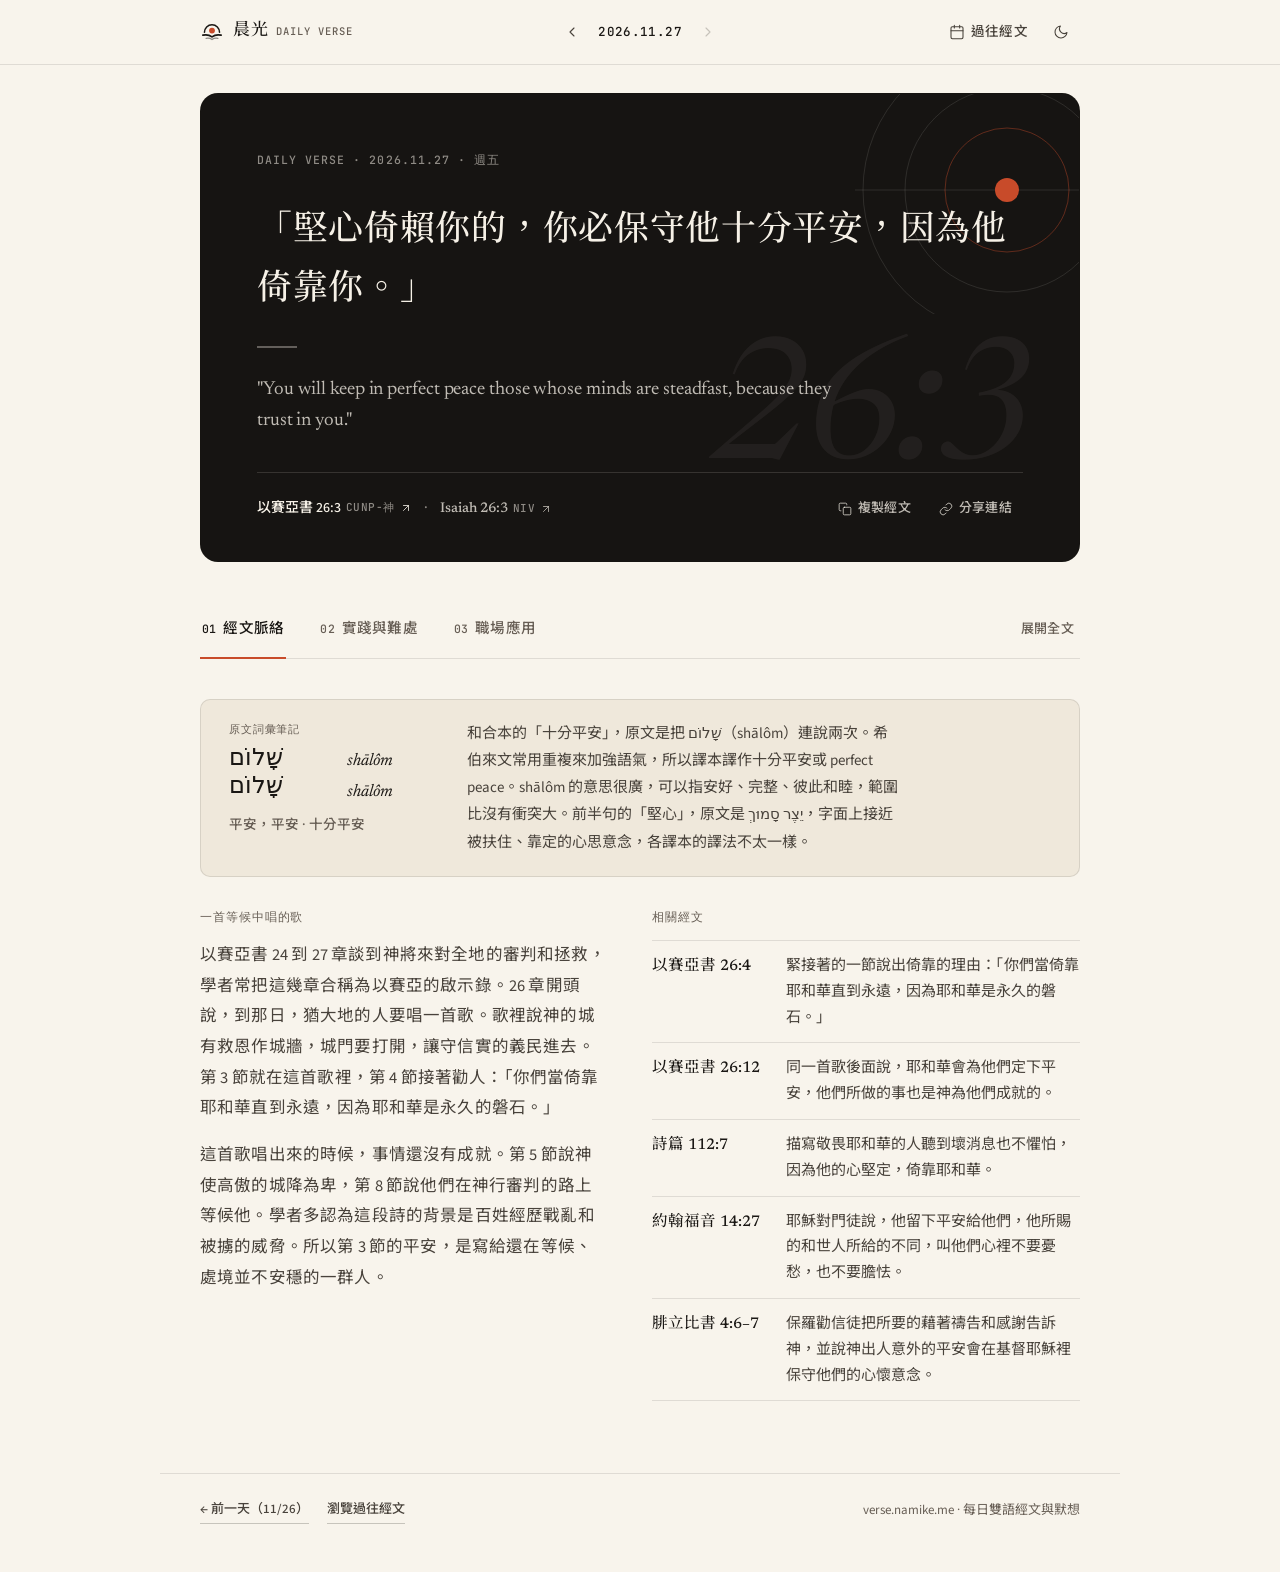
<file: 2026/11/27/index.html>
<!DOCTYPE html>
<html
  lang="zh-Hant"
  data-theme="light"
  data-base="../../../"
  data-date="2026-11-27"
  data-entry-path="2026/11/27/"
  data-ref-zh="以賽亞書 26:3"
  data-ver-zh="CUNP-神"
  data-ref-en="Isaiah 26:3"
  data-ver-en="NIV"
>
<head>
  <meta charset="UTF-8" />
  <meta name="viewport" content="width=device-width, initial-scale=1.0, viewport-fit=cover" />
  <title>晨光 · Daily Verse｜以賽亞書 26:3 · Isaiah 26:3</title>
  <meta name="description" content="2026.11.27 以賽亞書 26:3 (CUNP-神) · Isaiah 26:3 (NIV)｜這是一首將來要在猶大地唱的歌，說到心思倚靠神的人，神會保守他的平安。" />
  <meta property="og:title" content="晨光 · Daily Verse｜以賽亞書 26:3 · Isaiah 26:3" />
  <meta property="og:description" content="2026.11.27 以賽亞書 26:3 (CUNP-神) · Isaiah 26:3 (NIV)｜這是一首將來要在猶大地唱的歌，說到心思倚靠神的人，神會保守他的平安。" />
  <meta property="og:type" content="website" />
  <meta name="theme-color" id="themeColorMeta" content="#F8F4EC" />
  <meta name="mobile-web-app-capable" content="yes" />
  <meta name="apple-mobile-web-app-capable" content="yes" />
  <meta name="apple-mobile-web-app-status-bar-style" content="black-translucent" />
  <meta name="apple-mobile-web-app-title" content="晨光" />
  <link rel="manifest" href="../../../manifest.webmanifest" />
  <link rel="icon" type="image/svg+xml" href="../../../assets/icons/favicon.svg?v=4374a170" />
  <link rel="apple-touch-icon" sizes="180x180" href="../../../assets/icons/apple-touch-icon.png?v=6e1e2e88" />
  <link rel="preconnect" href="https://fonts.googleapis.com" />
  <link rel="preconnect" href="https://fonts.gstatic.com" crossorigin />
  <link
    href="https://fonts.googleapis.com/css2?family=JetBrains+Mono:wght@400;500&family=Newsreader:ital,opsz,wght@0,6..72,400;0,6..72,500;1,6..72,400&family=Noto+Sans+TC:wght@400;500;600&family=Noto+Serif+TC:wght@400;500;600&family=Source+Sans+3:wght@400;500;600&display=swap"
    rel="stylesheet"
  />
  <style>.skip-link{position:absolute;left:12px;top:-48px;z-index:100}.skip-link:focus{top:12px}</style>
  <link rel="stylesheet" href="../../../assets/styles.css?v=7fb5ed3c" />
</head>
<body>
  <a class="skip-link" href="#top">跳到今日經文</a>
  <header class="site-header">
    <div class="header-inner">
      <a href="../../../" class="brand" id="brandHomeLink" title="回到最新一篇" aria-label="晨光 Daily Verse，回到最新一篇">
        <span class="brand-mark" aria-hidden="true">
          <svg width="24" height="24" viewBox="0 0 28 28" fill="none">
            <path d="M 5.2 14.3 A 8.8 8.8 0 0 1 22.8 14.3" stroke="currentColor" stroke-width="1.8" stroke-linecap="round"/>
            <circle cx="14" cy="12.3" r="3.4" fill="var(--accent, #C84B2A)"/>
            <path d="M 3.4 17.7 C 7.4 16.7 11.2 17.6 14 19.7 C 16.8 17.6 20.6 16.7 24.6 17.7" stroke="currentColor" stroke-width="2.0" stroke-linecap="round" stroke-linejoin="round"/>
            <path d="M 7.2 21.4 C 9.8 20.9 12.1 21.4 14 22.7 C 15.9 21.4 18.2 20.9 20.8 21.4" stroke="currentColor" stroke-opacity="0.48" stroke-width="1.6" stroke-linecap="round" stroke-linejoin="round"/>
          </svg>
        </span>
        <span class="brand-text">
          <span class="brand-zh">晨光</span>
          <span class="brand-en" lang="en">Daily Verse</span>
        </span>
      </a>

      <nav class="day-nav" aria-label="每日經文切換">
        <a class="day-btn" id="prevDayBtn" href="../../../2026/11/26/" aria-label="前一天（11/26）" title="前一天"><svg width="16" height="16" viewBox="0 0 24 24" fill="none" stroke="currentColor" stroke-width="1.6" stroke-linecap="round" stroke-linejoin="round" aria-hidden="true"><path d="M15 18l-6-6 6-6"/></svg></a>
        <span class="day-current tabular" aria-current="date">
          <span class="date-full" id="currentDateFull">2026.11.27</span>
          <span class="date-short" id="currentDateShort">11/27</span>
        </span>
        <span class="day-btn is-disabled" id="nextDayBtn" role="link" aria-disabled="true" aria-label="後一天：已是最新一篇" title="已是最新一篇"><svg width="16" height="16" viewBox="0 0 24 24" fill="none" stroke="currentColor" stroke-width="1.6" stroke-linecap="round" stroke-linejoin="round" aria-hidden="true"><path d="M9 18l6-6-6-6"/></svg></span>
      </nav>

      <div class="header-actions">
        <button type="button" class="ghost-icon-btn" id="openArchiveBtn" aria-haspopup="dialog" aria-controls="archiveDrawer" aria-label="開啟過往經文" title="過往經文">
          <svg width="16" height="16" viewBox="0 0 24 24" fill="none" stroke="currentColor" stroke-width="1.6" stroke-linecap="round" stroke-linejoin="round" aria-hidden="true">
            <rect x="3" y="4" width="18" height="18" rx="2"/>
            <path d="M16 2v4M8 2v4M3 10h18"/>
          </svg>
          <span class="archive-label" aria-hidden="true">過往經文</span>
        </button>
        <button type="button" class="ghost-icon-btn ghost-icon-btn--square" id="themeToggleBtn" aria-label="深色模式" aria-pressed="false" title="切換閱讀模式">
          <svg id="themeIconSun" width="16" height="16" viewBox="0 0 24 24" fill="none" stroke="currentColor" stroke-width="1.6" stroke-linecap="round" stroke-linejoin="round" style="display:none;" aria-hidden="true">
            <circle cx="12" cy="12" r="4"/>
            <path d="M12 2v2M12 20v2M4.93 4.93l1.41 1.41M17.66 17.66l1.41 1.41M2 12h2M20 12h2M6.34 17.66l-1.41 1.41M19.07 4.93l-1.41 1.41"/>
          </svg>
          <svg id="themeIconMoon" width="16" height="16" viewBox="0 0 24 24" fill="none" stroke="currentColor" stroke-width="1.6" stroke-linecap="round" stroke-linejoin="round" aria-hidden="true">
            <path d="M21 12.79A9 9 0 1 1 11.21 3 7 7 0 0 0 21 12.79z"/>
          </svg>
        </button>
      </div>
    </div>
  </header>

  <main id="top" tabindex="-1">
    <article id="entryRoot">
      <section class="hero-stage" aria-label="今日雙語經文">
        <svg class="hero-motif" viewBox="0 0 300 220" fill="none" aria-hidden="true">
          <circle cx="228" cy="96" r="144" stroke="var(--hero-arc)" stroke-width="1"/>
          <circle cx="228" cy="96" r="102" stroke="var(--hero-arc)" stroke-width="1"/>
          <circle cx="228" cy="96" r="62" stroke="var(--hero-arc-warm)" stroke-width="1"/>
          <line x1="76" y1="96" x2="300" y2="96" stroke="var(--hero-arc)" stroke-width="1"/>
          <circle cx="228" cy="96" r="12" fill="var(--accent)"/>
        </svg>

        <div class="hero-watermark tabular" id="heroWatermark" aria-hidden="true">26:3</div>

        <div class="hero-content">
          <h1 class="sr-only">今日經文 2026.11.27：以賽亞書 26:3</h1>
          <div class="hero-kicker tabular" id="heroKicker"><span lang="en">DAILY VERSE</span> · 2026.11.27 · 週五</div>

          <blockquote class="hero-quote-zh" id="heroQuoteZh">「堅心倚賴你的，你必保守他十分平安，因為他倚靠你。」</blockquote>

          <div class="hero-dash" aria-hidden="true"></div>

          <blockquote class="hero-quote-en" id="heroQuoteEn" lang="en">&quot;You will keep in perfect peace those whose minds are steadfast, because they trust in you.&quot;</blockquote>

          <div class="hero-footer">
            <p class="hero-ref-group">
              <a class="hero-ref-link" id="heroLinkZh" href="https://www.bible.com/zh-TW/bible/46/ISA.26.3.CUNP-%E7%A5%9E" target="_blank" rel="noopener noreferrer">
                <span id="heroRefZh">以賽亞書 26:3</span>
                <span class="ref-ver" id="heroVerZh">CUNP-神</span>
                <span class="sr-only">（在 Bible.com 新分頁開啟）</span>
                <svg width="12" height="12" viewBox="0 0 24 24" fill="none" stroke="currentColor" stroke-width="1.6" stroke-linecap="round" stroke-linejoin="round" aria-hidden="true"><path d="M7 17L17 7M7 7h10v10"/></svg>
              </a>
              <span class="ref-sep" aria-hidden="true">·</span>
              <a class="hero-ref-link hero-ref-en" id="heroLinkEn" href="https://www.bible.com/en-GB/bible/111/ISA.26.3.NIV" target="_blank" rel="noopener noreferrer" lang="en">
                <span id="heroRefEn">Isaiah 26:3</span>
                <span class="ref-ver" id="heroVerEn">NIV</span>
                <span class="sr-only">(opens Bible.com in a new tab)</span>
                <svg width="12" height="12" viewBox="0 0 24 24" fill="none" stroke="currentColor" stroke-width="1.6" stroke-linecap="round" stroke-linejoin="round" aria-hidden="true"><path d="M7 17L17 7M7 7h10v10"/></svg>
              </a>
            </p>

            <div class="hero-actions">
              <button type="button" class="hero-ghost-btn" id="copyVerseBtn">
                <svg width="14" height="14" viewBox="0 0 24 24" fill="none" stroke="currentColor" stroke-width="1.6" stroke-linecap="round" stroke-linejoin="round" aria-hidden="true">
                  <rect x="9" y="9" width="13" height="13" rx="2"/>
                  <path d="M5 15H4a2 2 0 0 1-2-2V4a2 2 0 0 1 2-2h9a2 2 0 0 1 2 2v1"/>
                </svg>
                <span>複製經文</span>
              </button>
              <button type="button" class="hero-ghost-btn" id="copyLinkBtn">
                <svg width="14" height="14" viewBox="0 0 24 24" fill="none" stroke="currentColor" stroke-width="1.6" stroke-linecap="round" stroke-linejoin="round" aria-hidden="true">
                  <path d="M10 13a5 5 0 0 0 7.54.54l3-3a5 5 0 0 0-7.07-7.07l-1.72 1.71"/>
                  <path d="M14 11a5 5 0 0 0-7.54-.54l-3 3a5 5 0 0 0 7.07 7.07l1.71-1.71"/>
                </svg>
                <span>分享連結</span>
              </button>
            </div>
          </div>
        </div>
      </section>

      <section class="study-sanctuary" id="studySanctuary" data-expanded="false" aria-label="經文默想與應用">
        <div class="study-tabs-bar">
          <div class="tab-list" role="tablist" aria-label="經文研讀分頁">
            <button type="button" class="study-tab" role="tab" id="tab-context" aria-controls="panel-context" aria-selected="true" tabindex="0" data-tab="context">
              <span class="tab-num tabular" aria-hidden="true">01</span>
              <span>經文脈絡</span>
            </button>
            <button type="button" class="study-tab" role="tab" id="tab-practice" aria-controls="panel-practice" aria-selected="false" tabindex="-1" data-tab="practice">
              <span class="tab-num tabular" aria-hidden="true">02</span>
              <span>實踐與難處</span>
            </button>
            <button type="button" class="study-tab" role="tab" id="tab-workplace" aria-controls="panel-workplace" aria-selected="false" tabindex="-1" data-tab="workplace">
              <span class="tab-num tabular" aria-hidden="true">03</span>
              <span>職場應用</span>
            </button>
          </div>

          <button type="button" class="expand-all-btn" id="expandAllBtn" aria-controls="panel-context panel-practice panel-workplace">展開全文</button>
        </div>

        <section class="study-panel" id="panel-context" role="tabpanel" aria-labelledby="tab-context" tabindex="0">
          <div class="panel-expanded-head">
            <span class="panel-expanded-num tabular" aria-hidden="true">01</span>
            <h2 class="panel-expanded-title">經文背景與相關經文</h2>
          </div>
          <section class="word-study" aria-label="原文詞彙筆記">
            <div class="word-study-top">
              <span class="word-study-tag">原文詞彙筆記</span>
              <div class="word-study-lexeme">
                <span class="word-study-hebrew" lang="he" dir="rtl">שָׁלוֹם שָׁלוֹם</span>
                <span class="word-study-translit" lang="en">shālôm shālôm</span>
              </div>
              <span class="word-study-gloss">平安，平安 · 十分平安</span>
            </div>
            <p>和合本的「十分平安」，原文是把 שָׁלוֹם（shālôm）連說兩次。希伯來文常用重複來加強語氣，所以譯本譯作十分平安或 perfect peace。shālôm 的意思很廣，可以指安好、完整、彼此和睦，範圍比沒有衝突大。前半句的「堅心」，原文是 יֵצֶר סָמוּךְ，字面上接近被扶住、靠定的心思意念，各譯本的譯法不太一樣。</p>
          </section>

          <div class="context-split">
            <div>
              <h3 class="subsection-heading">一首等候中唱的歌</h3>
              <div class="prose-column">
                <p>以賽亞書 24 到 27 章談到神將來對全地的審判和拯救，學者常把這幾章合稱為以賽亞的啟示錄。26 章開頭說，到那日，猶大地的人要唱一首歌。歌裡說神的城有救恩作城牆，城門要打開，讓守信實的義民進去。第 3 節就在這首歌裡，第 4 節接著勸人：「你們當倚靠耶和華直到永遠，因為耶和華是永久的磐石。」</p>
                <p>這首歌唱出來的時候，事情還沒有成就。第 5 節說神使高傲的城降為卑，第 8 節說他們在神行審判的路上等候他。學者多認為這段詩的背景是百姓經歷戰亂和被擄的威脅。所以第 3 節的平安，是寫給還在等候、處境並不安穩的一群人。</p>
              </div>
            </div>

            <div>
              <h3 class="subsection-heading">相關經文</h3>
              <ul class="crossref-list">
                <li class="crossref-item">
                  <span class="crossref-ref">以賽亞書 26:4</span>
                  <span class="crossref-note">緊接著的一節說出倚靠的理由：「你們當倚靠耶和華直到永遠，因為耶和華是永久的磐石。」</span>
                </li>
                <li class="crossref-item">
                  <span class="crossref-ref">以賽亞書 26:12</span>
                  <span class="crossref-note">同一首歌後面說，耶和華會為他們定下平安，他們所做的事也是神為他們成就的。</span>
                </li>
                <li class="crossref-item">
                  <span class="crossref-ref">詩篇 112:7</span>
                  <span class="crossref-note">描寫敬畏耶和華的人聽到壞消息也不懼怕，因為他的心堅定，倚靠耶和華。</span>
                </li>
                <li class="crossref-item">
                  <span class="crossref-ref">約翰福音 14:27</span>
                  <span class="crossref-note">耶穌對門徒說，他留下平安給他們，他所賜的和世人所給的不同，叫他們心裡不要憂愁，也不要膽怯。</span>
                </li>
                <li class="crossref-item">
                  <span class="crossref-ref">腓立比書 4:6–7</span>
                  <span class="crossref-note">保羅勸信徒把所要的藉著禱告和感謝告訴神，並說神出人意外的平安會在基督耶穌裡保守他們的心懷意念。</span>
                </li>
              </ul>
            </div>
          </div>
        </section>

        <section class="study-panel" id="panel-practice" role="tabpanel" aria-labelledby="tab-practice" tabindex="0" hidden>
          <div class="panel-expanded-head">
            <span class="panel-expanded-num tabular" aria-hidden="true">02</span>
            <h2 class="panel-expanded-title">日常實踐與現實難處</h2>
          </div>

          <div class="practice-grid">
            <div>
              <h3 class="column-label">日常小習慣</h3>
              <ol class="habit-list">
                <li class="habit-item">
                  <span class="habit-index tabular" aria-hidden="true">01</span>
                  <div>
                    <h4 class="item-title">早上先把心思放在一個地方</h4>
                    <p class="item-body">打開信箱或通訊軟體前，花一分鐘讀這節經文，告訴神今天最讓你掛心的一件事。</p>
                  </div>
                </li>
                <li class="habit-item">
                  <span class="habit-index tabular" aria-hidden="true">02</span>
                  <div>
                    <h4 class="item-title">焦慮上來時停一下</h4>
                    <p class="item-body">心裡開始轉個不停的時候，可以停下來慢慢呼吸，想一想第 4 節說的磐石，再回到手上的事。</p>
                  </div>
                </li>
                <li class="habit-item">
                  <span class="habit-index tabular" aria-hidden="true">03</span>
                  <div>
                    <h4 class="item-title">把經文放在看得到的地方</h4>
                    <p class="item-body">有人把這節寫在便利貼上，貼在辦公桌或螢幕旁邊，忙的時候抬頭就看得到。</p>
                  </div>
                </li>
              </ol>
            </div>

            <div class="tensions-panel">
              <h3 class="column-label">現實難處</h3>
              <ul class="tension-list">
                <li class="tension-item">
                  <h4 class="item-title">倚靠了，還是焦慮</h4>
                  <p class="item-body">有人讀到這節，反而責怪自己信心不夠，因為心裡還是不平安。焦慮有時和身體、壓力或過去的經歷有關，尋求醫生或諮商的幫助並不違背倚靠神。</p>
                </li>
                <li class="tension-item">
                  <h4 class="item-title">平安和處境不一定同步</h4>
                  <p class="item-body">這首歌是在等候中唱的，百姓的處境還沒改變。這節經文沒有說倚靠的人就不會遇到難事，讀的時候也許可以把平安和一帆風順分開來看。</p>
                </li>
                <li class="tension-item">
                  <h4 class="item-title">倚靠神和盡自己的力</h4>
                  <p class="item-body">第 12 節說他們所做的事是神為他們成就的，可見他們還是在做事。倚靠神和認真規劃、承擔責任，在這首歌裡是放在一起的，怎麼拿捏需要每個人慢慢摸索。</p>
                </li>
              </ul>
            </div>
          </div>
        </section>

        <section class="study-panel" id="panel-workplace" role="tabpanel" aria-labelledby="tab-workplace" tabindex="0" hidden>
          <div class="panel-expanded-head">
            <span class="panel-expanded-num tabular" aria-hidden="true">03</span>
            <h2 class="panel-expanded-title">別人怎麼把這節經文用在工作上</h2>
          </div>

          <div class="workplace-grid">
            <article class="workplace-cell">
              <div>
                <span class="workplace-kicker">辦公室政治</span>
                <h3 class="item-title">在人事角力中靠著神</h3>
                <p class="item-body">一位作者分享，她有好幾個月處在激烈的辦公室政治裡，平常很容易擔心，那段時間卻意外地平靜。她把這歸於靠在神身上。遇到派系或流言時，可以先把這份擔子交給神，再決定下一步怎麼做。</p>
              </div>
              <div class="workplace-source">參考來源：Our Daily Bread Ministries Canada（ourdailybreadministries.ca）的靈修文章 His Peace</div>
            </article>
            <article class="workplace-cell">
              <div>
                <span class="workplace-kicker">把重量放下</span>
                <h3 class="item-title">把自己整個交託</h3>
                <p class="item-body">Chuck Swindoll 在一篇談第 3 到 4 節的靈修中提到，和希伯來文相近的阿拉伯文裡，信靠這個字有把自己整個放下去的畫面。工作壓力大時，可以試著在禱告裡具體說出想交給神的事。</p>
              </div>
              <div class="workplace-source">參考來源：Insight for Living Ministries（insight.org）的每日靈修 Peace in Spite of Panic</div>
            </article>
            <article class="workplace-cell">
              <div>
                <span class="workplace-kicker">日常擔憂</span>
                <h3 class="item-title">從一天的開頭做起</h3>
                <p class="item-body">一篇應用文章建議，一天開始時先讀這節經文，焦慮來的時候把注意力轉回神的信實，也可以把經文放在書桌這類容易焦慮的地方。截止期限逼近的時候，這些小動作也許能幫人穩住。</p>
              </div>
              <div class="workplace-source">參考來源：Bible Hub（biblehub.com）的問答文章 Apply Isaiah 26:3 to daily worries?</div>
            </article>
            <article class="workplace-cell">
              <div>
                <span class="workplace-kicker">難熬的一天</span>
                <h3 class="item-title">一節經文改變一天的走向</h3>
                <p class="item-body">有一篇靈修描述作者在很不順的一天讀到這節經文，那天後來的走向因此不同。上班族碰到很糟的早上，可以在午休時重讀一次，看看下午能不能換個心情面對。</p>
              </div>
              <div class="workplace-source">參考來源：Wisdom Online（wisdomonline.org）的靈修文章 War and Peace</div>
            </article>
          </div>
        </section>
      </section>
    </article>
  </main>

  <footer class="site-footer">
    <div class="footer-links">
      <a class="footer-link" id="footerPrevBtn" href="../../../2026/11/26/">← 前一天（11/26）</a>
      <button type="button" class="footer-link" id="footerArchiveBtn">瀏覽過往經文</button>
      <button type="button" class="footer-link" id="installPwaBtn" hidden>安裝 App</button>
    </div>
    <span class="tabular">verse.namike.me · 每日雙語經文與默想</span>
  </footer>

  <div class="drawer-backdrop" id="drawerBackdrop" hidden></div>
  <div class="archive-drawer" id="archiveDrawer" role="dialog" aria-modal="true" aria-labelledby="archiveDrawerTitle" hidden>
    <div class="drawer-header">
      <h2 class="drawer-title" id="archiveDrawerTitle">過往經文</h2>
      <button type="button" class="ghost-icon-btn ghost-icon-btn--square" id="closeArchiveBtn" aria-label="關閉過往經文">
        <svg width="16" height="16" viewBox="0 0 24 24" fill="none" stroke="currentColor" stroke-width="1.6" stroke-linecap="round" stroke-linejoin="round" aria-hidden="true">
          <path d="M18 6L6 18M6 6l12 12"/>
        </svg>
      </button>
    </div>
    <div class="drawer-search-wrap">
      <label class="sr-only" for="archiveSearchInput">搜尋日期或經文出處</label>
      <input
        type="search"
        id="archiveSearchInput"
        class="drawer-search"
        placeholder="搜尋日期或經文（例如 2026-11-27、以賽亞書 26:3）"
        autocomplete="off"
      />
    </div>
    <div class="drawer-body" id="archiveBody">
      <div id="archiveGroups"></div>
      <p class="sr-only" id="archiveStatus" role="status" aria-live="polite"></p>
      <p class="archive-empty" id="archiveEmpty" hidden>找不到符合的日期或經文。</p>
    </div>
  </div>

  <div class="toast" id="toastEl" role="status" aria-live="polite" aria-atomic="true"></div>

  <script id="archiveFallback" type="application/json">[{"date": "2026-11-27", "dateDot": "2026.11.27", "shortLabel": "11/27", "weekday": "週五", "refZh": "以賽亞書 26:3", "refEn": "Isaiah 26:3", "snippet": "這是一首將來要在猶大地唱的歌，說到心思倚靠神的人，神會保守他的平安。", "path": "2026/11/27/"}, {"date": "2026-11-26", "dateDot": "2026.11.26", "shortLabel": "11/26", "weekday": "週四", "refZh": "詩篇 100:4", "refEn": "Psalms 100:4", "snippet": "詩人邀請眾人帶著感謝走進聖殿的門，下一節說明原因：耶和華本為善。", "path": "2026/11/26/"}, {"date": "2026-11-25", "dateDot": "2026.11.25", "shortLabel": "11/25", "weekday": "週三", "refZh": "哥林多前書 15:57", "refEn": "1 Corinthians 15:57", "snippet": "保羅為神所賜的得勝感謝，接著說：在主裡的勞苦不是徒然的。", "path": "2026/11/25/"}, {"date": "2026-11-24", "dateDot": "2026.11.24", "shortLabel": "11/24", "weekday": "週二", "refZh": "約書亞記 1:8", "refEn": "Joshua 1:8", "snippet": "領袖交接之際，約書亞被吩咐晝夜誦念（hagah）律法書，並照著去行。", "path": "2026/11/24/"}]</script>
  <script defer src="../../../assets/app.js?v=9357e618"></script>
</body>
</html>
</file>
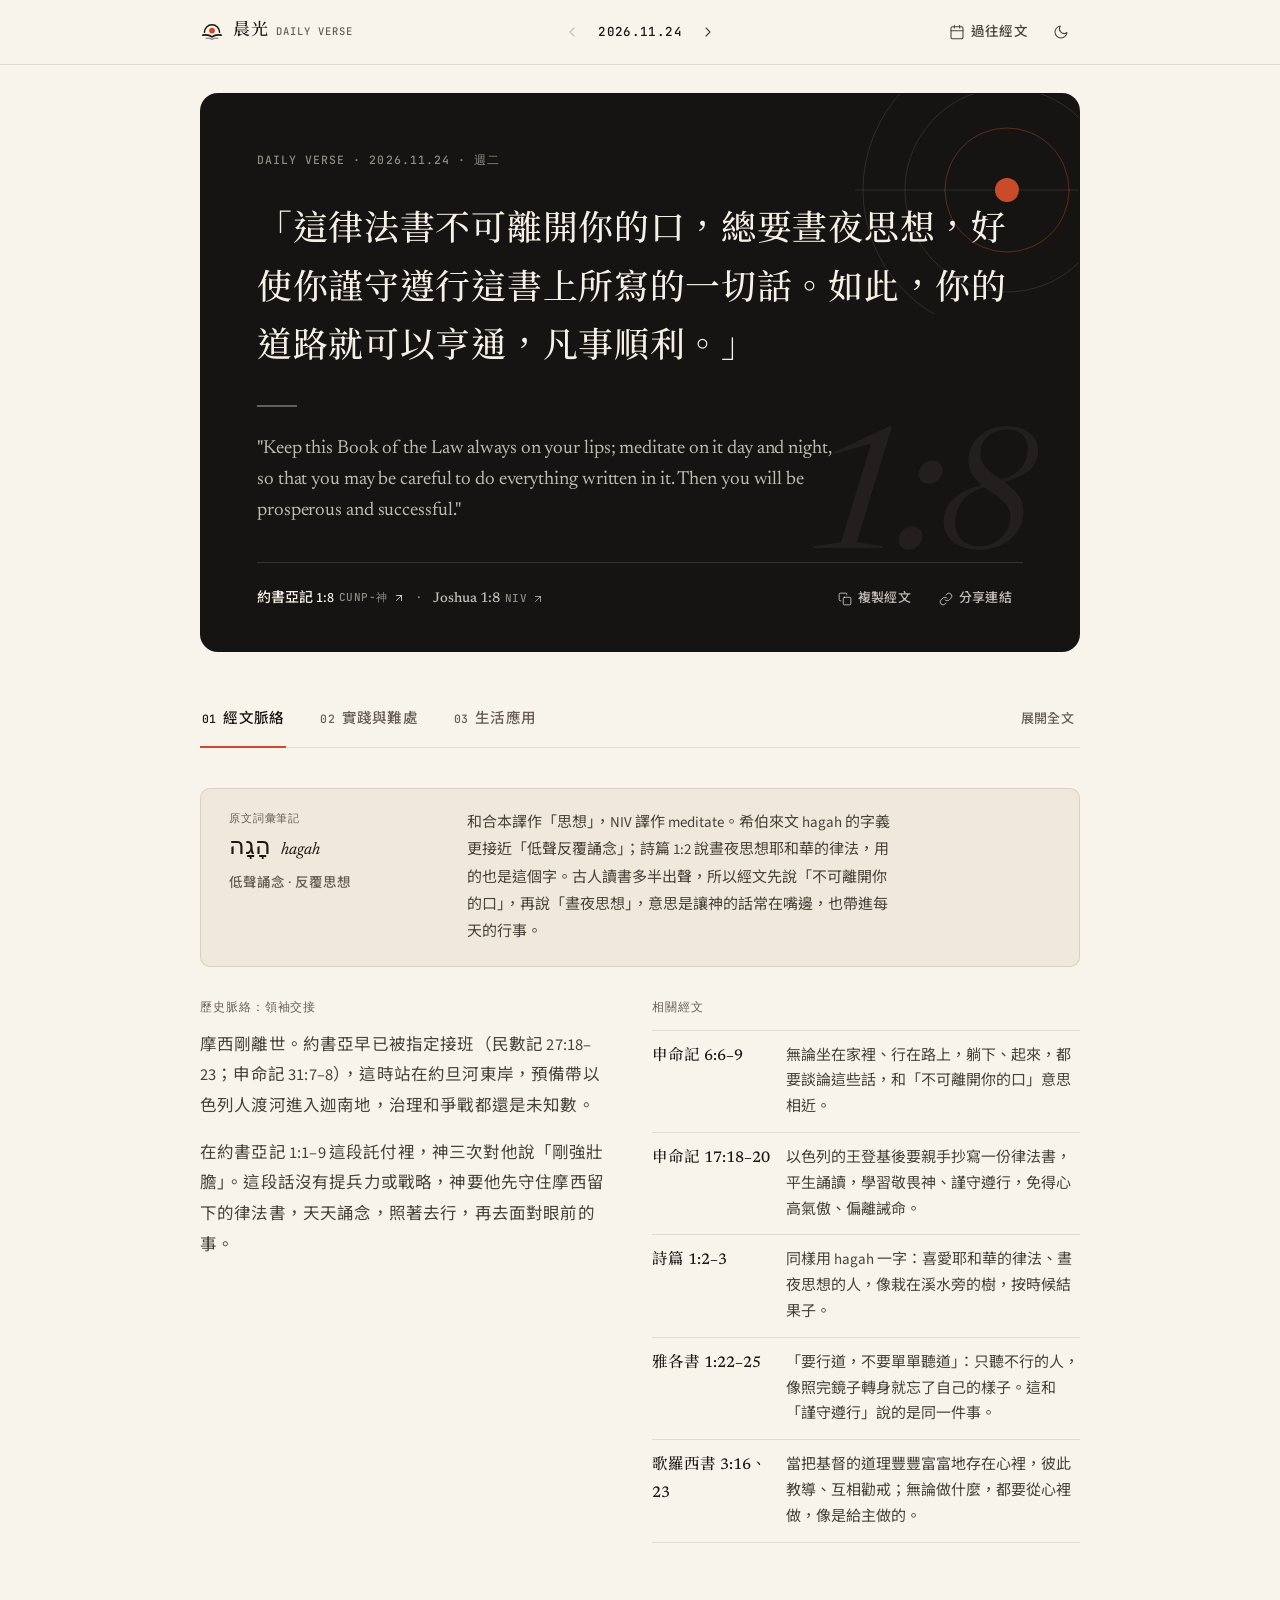
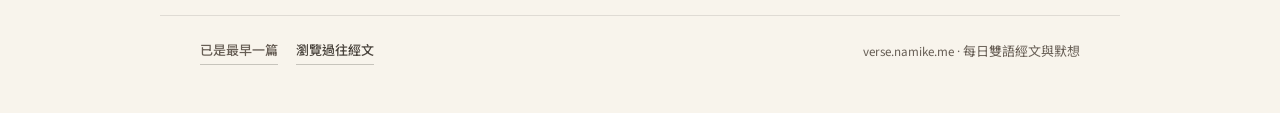
<file: verse/2026/11/24/index.html>
<!DOCTYPE html>
<html
  lang="zh-Hant"
  data-theme="light"
  data-base="../../../../"
  data-date="2026-11-24"
  data-entry-path="verse/2026/11/24/"
  data-ref-zh="約書亞記 1:8"
  data-ver-zh="CUNP-神"
  data-ref-en="Joshua 1:8"
  data-ver-en="NIV"
>
<head>
  <meta charset="UTF-8" />
  <meta name="viewport" content="width=device-width, initial-scale=1.0, viewport-fit=cover" />
  <title>晨光 · Daily Verse｜約書亞記 1:8 · Joshua 1:8</title>
  <meta name="description" content="2026.11.24 約書亞記 1:8 (CUNP-神) · Joshua 1:8 (NIV)｜領袖交接之際，約書亞被吩咐晝夜誦念（hagah）律法書，並照著去行。" />
  <meta property="og:title" content="晨光 · Daily Verse｜約書亞記 1:8 · Joshua 1:8" />
  <meta property="og:description" content="2026.11.24 約書亞記 1:8 (CUNP-神) · Joshua 1:8 (NIV)｜領袖交接之際，約書亞被吩咐晝夜誦念（hagah）律法書，並照著去行。" />
  <meta property="og:type" content="website" />
  <meta name="theme-color" id="themeColorMeta" content="#F8F4EC" />
  <meta name="mobile-web-app-capable" content="yes" />
  <meta name="apple-mobile-web-app-capable" content="yes" />
  <meta name="apple-mobile-web-app-status-bar-style" content="black-translucent" />
  <meta name="apple-mobile-web-app-title" content="晨光" />
  <link rel="manifest" href="../../../../manifest.webmanifest" />
  <link rel="icon" type="image/svg+xml" href="../../../../assets/icons/favicon.svg?v=4374a170" />
  <link rel="apple-touch-icon" sizes="180x180" href="../../../../assets/icons/apple-touch-icon.png?v=6e1e2e88" />
  <link rel="preconnect" href="https://fonts.googleapis.com" />
  <link rel="preconnect" href="https://fonts.gstatic.com" crossorigin />
  <link
    href="https://fonts.googleapis.com/css2?family=JetBrains+Mono:wght@400;500&family=Newsreader:ital,opsz,wght@0,6..72,400;0,6..72,500;1,6..72,400&family=Noto+Sans+TC:wght@400;500;600&family=Noto+Serif+TC:wght@400;500;600&family=Source+Sans+3:wght@400;500;600&display=swap"
    rel="stylesheet"
  />
  <style>.skip-link{position:absolute;left:12px;top:-48px;z-index:100}.skip-link:focus{top:12px}</style>
  <link rel="stylesheet" href="../../../../assets/styles.css?v=7fb5ed3c" />
</head>
<body>
  <a class="skip-link" href="#top">跳到今日經文</a>
  <header class="site-header">
    <div class="header-inner">
      <a href="../../../../" class="brand" id="brandHomeLink" title="回到最新一篇" aria-label="晨光 Daily Verse，回到最新一篇">
        <span class="brand-mark" aria-hidden="true">
          <svg width="24" height="24" viewBox="0 0 28 28" fill="none">
            <path d="M 5.2 14.3 A 8.8 8.8 0 0 1 22.8 14.3" stroke="currentColor" stroke-width="1.8" stroke-linecap="round"/>
            <circle cx="14" cy="12.3" r="3.4" fill="var(--accent, #C84B2A)"/>
            <path d="M 3.4 17.7 C 7.4 16.7 11.2 17.6 14 19.7 C 16.8 17.6 20.6 16.7 24.6 17.7" stroke="currentColor" stroke-width="2.0" stroke-linecap="round" stroke-linejoin="round"/>
            <path d="M 7.2 21.4 C 9.8 20.9 12.1 21.4 14 22.7 C 15.9 21.4 18.2 20.9 20.8 21.4" stroke="currentColor" stroke-opacity="0.48" stroke-width="1.6" stroke-linecap="round" stroke-linejoin="round"/>
          </svg>
        </span>
        <span class="brand-text">
          <span class="brand-zh">晨光</span>
          <span class="brand-en" lang="en">Daily Verse</span>
        </span>
      </a>

      <nav class="day-nav" aria-label="每日經文切換">
        <span class="day-btn is-disabled" id="prevDayBtn" role="link" aria-disabled="true" aria-label="前一天：已是最早一篇" title="已是最早一篇"><svg width="16" height="16" viewBox="0 0 24 24" fill="none" stroke="currentColor" stroke-width="1.6" stroke-linecap="round" stroke-linejoin="round" aria-hidden="true"><path d="M15 18l-6-6 6-6"/></svg></span>
        <span class="day-current tabular" aria-current="date">
          <span class="date-full" id="currentDateFull">2026.11.24</span>
          <span class="date-short" id="currentDateShort">11/24</span>
        </span>
        <a class="day-btn" id="nextDayBtn" href="../../../../verse/2026/11/25/" aria-label="後一天（11/25）" title="後一天"><svg width="16" height="16" viewBox="0 0 24 24" fill="none" stroke="currentColor" stroke-width="1.6" stroke-linecap="round" stroke-linejoin="round" aria-hidden="true"><path d="M9 18l6-6-6-6"/></svg></a>
      </nav>

      <div class="header-actions">
        <button type="button" class="ghost-icon-btn" id="openArchiveBtn" aria-haspopup="dialog" aria-controls="archiveDrawer" aria-label="開啟過往經文" title="過往經文">
          <svg width="16" height="16" viewBox="0 0 24 24" fill="none" stroke="currentColor" stroke-width="1.6" stroke-linecap="round" stroke-linejoin="round" aria-hidden="true">
            <rect x="3" y="4" width="18" height="18" rx="2"/>
            <path d="M16 2v4M8 2v4M3 10h18"/>
          </svg>
          <span class="archive-label" aria-hidden="true">過往經文</span>
        </button>
        <button type="button" class="ghost-icon-btn ghost-icon-btn--square" id="themeToggleBtn" aria-label="深色模式" aria-pressed="false" title="切換閱讀模式">
          <svg id="themeIconSun" width="16" height="16" viewBox="0 0 24 24" fill="none" stroke="currentColor" stroke-width="1.6" stroke-linecap="round" stroke-linejoin="round" style="display:none;" aria-hidden="true">
            <circle cx="12" cy="12" r="4"/>
            <path d="M12 2v2M12 20v2M4.93 4.93l1.41 1.41M17.66 17.66l1.41 1.41M2 12h2M20 12h2M6.34 17.66l-1.41 1.41M19.07 4.93l-1.41 1.41"/>
          </svg>
          <svg id="themeIconMoon" width="16" height="16" viewBox="0 0 24 24" fill="none" stroke="currentColor" stroke-width="1.6" stroke-linecap="round" stroke-linejoin="round" aria-hidden="true">
            <path d="M21 12.79A9 9 0 1 1 11.21 3 7 7 0 0 0 21 12.79z"/>
          </svg>
        </button>
      </div>
    </div>
  </header>

  <main id="top" tabindex="-1">
    <article id="entryRoot">
      <section class="hero-stage" aria-label="今日雙語經文">
        <svg class="hero-motif" viewBox="0 0 300 220" fill="none" aria-hidden="true">
          <circle cx="228" cy="96" r="144" stroke="var(--hero-arc)" stroke-width="1"/>
          <circle cx="228" cy="96" r="102" stroke="var(--hero-arc)" stroke-width="1"/>
          <circle cx="228" cy="96" r="62" stroke="var(--hero-arc-warm)" stroke-width="1"/>
          <line x1="76" y1="96" x2="300" y2="96" stroke="var(--hero-arc)" stroke-width="1"/>
          <circle cx="228" cy="96" r="12" fill="var(--accent)"/>
        </svg>

        <div class="hero-watermark tabular" id="heroWatermark" aria-hidden="true">1:8</div>

        <div class="hero-content">
          <h1 class="sr-only">今日經文 2026.11.24：約書亞記 1:8</h1>
          <div class="hero-kicker tabular" id="heroKicker"><span lang="en">DAILY VERSE</span> · 2026.11.24 · 週二</div>

          <blockquote class="hero-quote-zh" id="heroQuoteZh">「這律法書不可離開你的口，總要晝夜思想，好使你謹守遵行這書上所寫的一切話。如此，你的道路就可以亨通，凡事順利。」</blockquote>

          <div class="hero-dash" aria-hidden="true"></div>

          <blockquote class="hero-quote-en" id="heroQuoteEn" lang="en">&quot;Keep this Book of the Law always on your lips; meditate on it day and night, so that you may be careful to do everything written in it. Then you will be prosperous and successful.&quot;</blockquote>

          <div class="hero-footer">
            <p class="hero-ref-group">
              <a class="hero-ref-link" id="heroLinkZh" href="https://www.bible.com/zh-TW/bible/46/JOS.1.8.CUNP-%E7%A5%9E" target="_blank" rel="noopener noreferrer">
                <span id="heroRefZh">約書亞記 1:8</span>
                <span class="ref-ver" id="heroVerZh">CUNP-神</span>
                <span class="sr-only">（在 Bible.com 新分頁開啟）</span>
                <svg width="12" height="12" viewBox="0 0 24 24" fill="none" stroke="currentColor" stroke-width="1.6" stroke-linecap="round" stroke-linejoin="round" aria-hidden="true"><path d="M7 17L17 7M7 7h10v10"/></svg>
              </a>
              <span class="ref-sep" aria-hidden="true">·</span>
              <a class="hero-ref-link hero-ref-en" id="heroLinkEn" href="https://www.bible.com/en-GB/bible/111/JOS.1.8.NIV" target="_blank" rel="noopener noreferrer" lang="en">
                <span id="heroRefEn">Joshua 1:8</span>
                <span class="ref-ver" id="heroVerEn">NIV</span>
                <span class="sr-only">(opens Bible.com in a new tab)</span>
                <svg width="12" height="12" viewBox="0 0 24 24" fill="none" stroke="currentColor" stroke-width="1.6" stroke-linecap="round" stroke-linejoin="round" aria-hidden="true"><path d="M7 17L17 7M7 7h10v10"/></svg>
              </a>
            </p>

            <div class="hero-actions">
              <button type="button" class="hero-ghost-btn" id="copyVerseBtn">
                <svg width="14" height="14" viewBox="0 0 24 24" fill="none" stroke="currentColor" stroke-width="1.6" stroke-linecap="round" stroke-linejoin="round" aria-hidden="true">
                  <rect x="9" y="9" width="13" height="13" rx="2"/>
                  <path d="M5 15H4a2 2 0 0 1-2-2V4a2 2 0 0 1 2-2h9a2 2 0 0 1 2 2v1"/>
                </svg>
                <span>複製經文</span>
              </button>
              <button type="button" class="hero-ghost-btn" id="copyLinkBtn">
                <svg width="14" height="14" viewBox="0 0 24 24" fill="none" stroke="currentColor" stroke-width="1.6" stroke-linecap="round" stroke-linejoin="round" aria-hidden="true">
                  <path d="M10 13a5 5 0 0 0 7.54.54l3-3a5 5 0 0 0-7.07-7.07l-1.72 1.71"/>
                  <path d="M14 11a5 5 0 0 0-7.54-.54l-3 3a5 5 0 0 0 7.07 7.07l1.71-1.71"/>
                </svg>
                <span>分享連結</span>
              </button>
            </div>
          </div>
        </div>
      </section>

      <section class="study-sanctuary" id="studySanctuary" data-expanded="false" aria-label="經文默想與應用">
        <div class="study-tabs-bar">
          <div class="tab-list" role="tablist" aria-label="經文研讀分頁">
            <button type="button" class="study-tab" role="tab" id="tab-context" aria-controls="panel-context" aria-selected="true" tabindex="0" data-tab="context">
              <span class="tab-num tabular" aria-hidden="true">01</span>
              <span>經文脈絡</span>
            </button>
            <button type="button" class="study-tab" role="tab" id="tab-practice" aria-controls="panel-practice" aria-selected="false" tabindex="-1" data-tab="practice">
              <span class="tab-num tabular" aria-hidden="true">02</span>
              <span>實踐與難處</span>
            </button>
            <button type="button" class="study-tab" role="tab" id="tab-workplace" aria-controls="panel-workplace" aria-selected="false" tabindex="-1" data-tab="workplace">
              <span class="tab-num tabular" aria-hidden="true">03</span>
              <span>生活應用</span>
            </button>
          </div>

          <button type="button" class="expand-all-btn" id="expandAllBtn" aria-controls="panel-context panel-practice panel-workplace">展開全文</button>
        </div>

        <section class="study-panel" id="panel-context" role="tabpanel" aria-labelledby="tab-context" tabindex="0">
          <div class="panel-expanded-head">
            <span class="panel-expanded-num tabular" aria-hidden="true">01</span>
            <h2 class="panel-expanded-title">經文背景與相關經文</h2>
          </div>
          <section class="word-study" aria-label="原文詞彙筆記">
            <div class="word-study-top">
              <span class="word-study-tag">原文詞彙筆記</span>
              <div class="word-study-lexeme">
                <span class="word-study-hebrew" lang="he" dir="rtl">הָגָה</span>
                <span class="word-study-translit" lang="en">hagah</span>
              </div>
              <span class="word-study-gloss">低聲誦念 · 反覆思想</span>
            </div>
            <p>和合本譯作「思想」，NIV 譯作 meditate。希伯來文 hagah 的字義更接近「低聲反覆誦念」；詩篇 1:2 說晝夜思想耶和華的律法，用的也是這個字。古人讀書多半出聲，所以經文先說「不可離開你的口」，再說「晝夜思想」，意思是讓神的話常在嘴邊，也帶進每天的行事。</p>
          </section>

          <div class="context-split">
            <div>
              <h3 class="subsection-heading">歷史脈絡：領袖交接</h3>
              <div class="prose-column">
                <p>摩西剛離世。約書亞早已被指定接班（民數記 27:18–23；申命記 31:7–8），這時站在約旦河東岸，預備帶以色列人渡河進入迦南地，治理和爭戰都還是未知數。</p>
                <p>在約書亞記 1:1–9 這段託付裡，神三次對他說「剛強壯膽」。這段話沒有提兵力或戰略，神要他先守住摩西留下的律法書，天天誦念，照著去行，再去面對眼前的事。</p>
              </div>
            </div>

            <div>
              <h3 class="subsection-heading">相關經文</h3>
              <ul class="crossref-list">
                <li class="crossref-item">
                  <span class="crossref-ref">申命記 6:6–9</span>
                  <span class="crossref-note">無論坐在家裡、行在路上，躺下、起來，都要談論這些話，和「不可離開你的口」意思相近。</span>
                </li>
                <li class="crossref-item">
                  <span class="crossref-ref">申命記 17:18–20</span>
                  <span class="crossref-note">以色列的王登基後要親手抄寫一份律法書，平生誦讀，學習敬畏神、謹守遵行，免得心高氣傲、偏離誡命。</span>
                </li>
                <li class="crossref-item">
                  <span class="crossref-ref">詩篇 1:2–3</span>
                  <span class="crossref-note">同樣用 hagah 一字：喜愛耶和華的律法、晝夜思想的人，像栽在溪水旁的樹，按時候結果子。</span>
                </li>
                <li class="crossref-item">
                  <span class="crossref-ref">雅各書 1:22–25</span>
                  <span class="crossref-note">「要行道，不要單單聽道」：只聽不行的人，像照完鏡子轉身就忘了自己的樣子。這和「謹守遵行」說的是同一件事。</span>
                </li>
                <li class="crossref-item">
                  <span class="crossref-ref">歌羅西書 3:16、23</span>
                  <span class="crossref-note">當把基督的道理豐豐富富地存在心裡，彼此教導、互相勸戒；無論做什麼，都要從心裡做，像是給主做的。</span>
                </li>
              </ul>
            </div>
          </div>
        </section>

        <section class="study-panel" id="panel-practice" role="tabpanel" aria-labelledby="tab-practice" tabindex="0" hidden>
          <div class="panel-expanded-head">
            <span class="panel-expanded-num tabular" aria-hidden="true">02</span>
            <h2 class="panel-expanded-title">日常實踐與現實難處</h2>
          </div>

          <div class="practice-grid">
            <div>
              <h3 class="column-label">日常小習慣</h3>
              <ol class="habit-list">
                <li class="habit-item">
                  <span class="habit-index tabular" aria-hidden="true">01</span>
                  <div>
                    <h4 class="item-title">每天只記一句經文</h4>
                    <p class="item-body">不必讀很多。挑一句短經文寫在便條上或設成手機桌布，比一次讀十章就忘，更容易反覆去想。</p>
                  </div>
                </li>
                <li class="habit-item">
                  <span class="habit-index tabular" aria-hidden="true">02</span>
                  <div>
                    <h4 class="item-title">把閱讀轉成一個具體小行動</h4>
                    <p class="item-body">讀完只問一個問題：「今天有哪一件事可以照這句話去做？」例如承認自己的失誤，或對難相處的同事多一點耐心。</p>
                  </div>
                </li>
                <li class="habit-item">
                  <span class="habit-index tabular" aria-hidden="true">03</span>
                  <div>
                    <h4 class="item-title">壓力來時先停十秒</h4>
                    <p class="item-body">快要衝動回話或做困難決定前，先停十秒，想想今天讀的那句經文，再決定要說什麼。</p>
                  </div>
                </li>
              </ol>
            </div>

            <div class="tensions-panel">
              <h3 class="column-label">現實難處</h3>
              <ul class="tension-list">
                <li class="tension-item">
                  <h4 class="item-title">節奏太快、難以「晝夜思想」</h4>
                  <p class="item-body">工作和通知把時間切得很碎，默想很容易變成另一項打卡任務；做不到就自責，最後乾脆放棄。</p>
                </li>
                <li class="tension-item">
                  <h4 class="item-title">誤解「亨通、凡事順利」</h4>
                  <p class="item-body">這句話常被當成成功神學，以為讀經就會升官發財、不遇挫折。約書亞之後還打了很多年的仗。這裡的「亨通、順利」比較接近謹守遵行帶來的智慧和成效，不等於事事如意。</p>
                </li>
                <li class="tension-item">
                  <h4 class="item-title">高壓下的知行落差</h4>
                  <p class="item-body">道理大多明白，但碰到截止期限、利益誘惑或辦公室政治時，要真的照著做最難。</p>
                </li>
              </ul>
            </div>
          </div>
        </section>

        <section class="study-panel" id="panel-workplace" role="tabpanel" aria-labelledby="tab-workplace" tabindex="0" hidden>
          <div class="panel-expanded-head">
            <span class="panel-expanded-num tabular" aria-hidden="true">03</span>
            <h2 class="panel-expanded-title">把這節經文帶進生活</h2>
          </div>

          <div class="workplace-grid">
            <article class="workplace-cell" data-angle="workplace">
              <div>
                <span class="workplace-kicker">職場 · 職場說話</span>
                <h3 class="item-title">「不可離開你的口」：壓力下仍說實話</h3>
                <p class="item-body">專案出錯或期限逼近時，不跟著抱怨或誇大，說出口的話要真實、帶著善意，讓同事和客戶信得過。</p>
              </div>
              <div class="workplace-source">參考來源：Crystal Storms（crystalstorms.me）與 Robert J. Morgan（robertjmorgan.com）的職場默想</div>
            </article>
            <article class="workplace-cell" data-angle="workplace">
              <div>
                <span class="workplace-kicker">職場 · 日常默想</span>
                <h3 class="item-title">「晝夜思想」：在忙碌中想一想經文</h3>
                <p class="item-body">打開信箱前，或遇到複雜的決定時，先想一想早上讀的經文，免得被焦慮牽著走。</p>
              </div>
              <div class="workplace-source">參考來源：SermonAcademy（sermonacademy.com）與 RCCG Miracleland（rccgmiracleland.org）的經文應用整理</div>
            </article>
            <article class="workplace-cell" data-angle="workplace">
              <div>
                <span class="workplace-kicker">職場 · 行事誠信</span>
                <h3 class="item-title">「謹守遵行」：沒人看見時也不走捷徑</h3>
                <p class="item-body">把早上讀的經文帶進實際工作：工時和進度照實回報，對基層同事和主管一樣尊重。</p>
              </div>
              <div class="workplace-source">參考來源：Crystal Storms（crystalstorms.me）與 RCCG Miracleland（rccgmiracleland.org）的職場倫理反思</div>
            </article>
            <article class="workplace-cell" data-angle="workplace">
              <div>
                <span class="workplace-kicker">職場 · 重新看成敗</span>
                <h3 class="item-title">「亨通順利」：把成就感放在忠於職分</h3>
                <p class="item-body">許多職場用職位和營收衡量成敗，約書亞記則把「順利」連在謹守遵行上。把今天份內的工作做好，結果交給神。</p>
              </div>
              <div class="workplace-source">參考來源：Life B-P Church（lifebpc.com）與 Learn of Christ（learnofchrist.com）的職場靈修短評</div>
            </article>
          </div>
        </section>
      </section>
    </article>
  </main>

  <footer class="site-footer">
    <div class="footer-links">
      <span class="footer-link is-disabled" id="footerPrevBtn">已是最早一篇</span>
      <button type="button" class="footer-link" id="footerArchiveBtn">瀏覽過往經文</button>
      <button type="button" class="footer-link" id="installPwaBtn" hidden>安裝 App</button>
    </div>
    <span class="tabular">verse.namike.me · 每日雙語經文與默想</span>
  </footer>

  <div class="drawer-backdrop" id="drawerBackdrop" hidden></div>
  <div class="archive-drawer" id="archiveDrawer" role="dialog" aria-modal="true" aria-labelledby="archiveDrawerTitle" hidden>
    <div class="drawer-header">
      <h2 class="drawer-title" id="archiveDrawerTitle">過往經文</h2>
      <button type="button" class="ghost-icon-btn ghost-icon-btn--square" id="closeArchiveBtn" aria-label="關閉過往經文">
        <svg width="16" height="16" viewBox="0 0 24 24" fill="none" stroke="currentColor" stroke-width="1.6" stroke-linecap="round" stroke-linejoin="round" aria-hidden="true">
          <path d="M18 6L6 18M6 6l12 12"/>
        </svg>
      </button>
    </div>
    <div class="drawer-search-wrap">
      <label class="sr-only" for="archiveSearchInput">搜尋日期或經文出處</label>
      <input
        type="search"
        id="archiveSearchInput"
        class="drawer-search"
        placeholder="搜尋日期或經文（例如 2026-11-24、約書亞記 1:8）"
        autocomplete="off"
      />
    </div>
    <div class="drawer-body" id="archiveBody">
      <div id="archiveGroups"></div>
      <p class="sr-only" id="archiveStatus" role="status" aria-live="polite"></p>
      <p class="archive-empty" id="archiveEmpty" hidden>找不到符合的日期或經文。</p>
    </div>
  </div>

  <div class="toast" id="toastEl" role="status" aria-live="polite" aria-atomic="true"></div>

  <script id="archiveFallback" type="application/json">[{"date": "2026-11-28", "dateDot": "2026.11.28", "shortLabel": "11/28", "weekday": "週六", "refZh": "約翰一書 4:11", "refEn": "1 John 4:11", "snippet": "約翰勸勉信徒，既然神這樣愛了我們，我們也應當彼此相愛。", "path": "verse/2026/11/28/"}, {"date": "2026-11-27", "dateDot": "2026.11.27", "shortLabel": "11/27", "weekday": "週五", "refZh": "以賽亞書 26:3", "refEn": "Isaiah 26:3", "snippet": "這是一首將來要在猶大地唱的歌，說到心思倚靠神的人，神會保守他的平安。", "path": "verse/2026/11/27/"}, {"date": "2026-11-26", "dateDot": "2026.11.26", "shortLabel": "11/26", "weekday": "週四", "refZh": "詩篇 100:4", "refEn": "Psalms 100:4", "snippet": "詩人邀請眾人帶著感謝走進聖殿的門，下一節說明原因：耶和華本為善。", "path": "verse/2026/11/26/"}, {"date": "2026-11-25", "dateDot": "2026.11.25", "shortLabel": "11/25", "weekday": "週三", "refZh": "哥林多前書 15:57", "refEn": "1 Corinthians 15:57", "snippet": "保羅為神所賜的得勝感謝，接著說：在主裡的勞苦不是徒然的。", "path": "verse/2026/11/25/"}, {"date": "2026-11-24", "dateDot": "2026.11.24", "shortLabel": "11/24", "weekday": "週二", "refZh": "約書亞記 1:8", "refEn": "Joshua 1:8", "snippet": "領袖交接之際，約書亞被吩咐晝夜誦念（hagah）律法書，並照著去行。", "path": "verse/2026/11/24/"}]</script>
  <script defer src="../../../../assets/app.js?v=9357e618"></script>
</body>
</html>
</file>
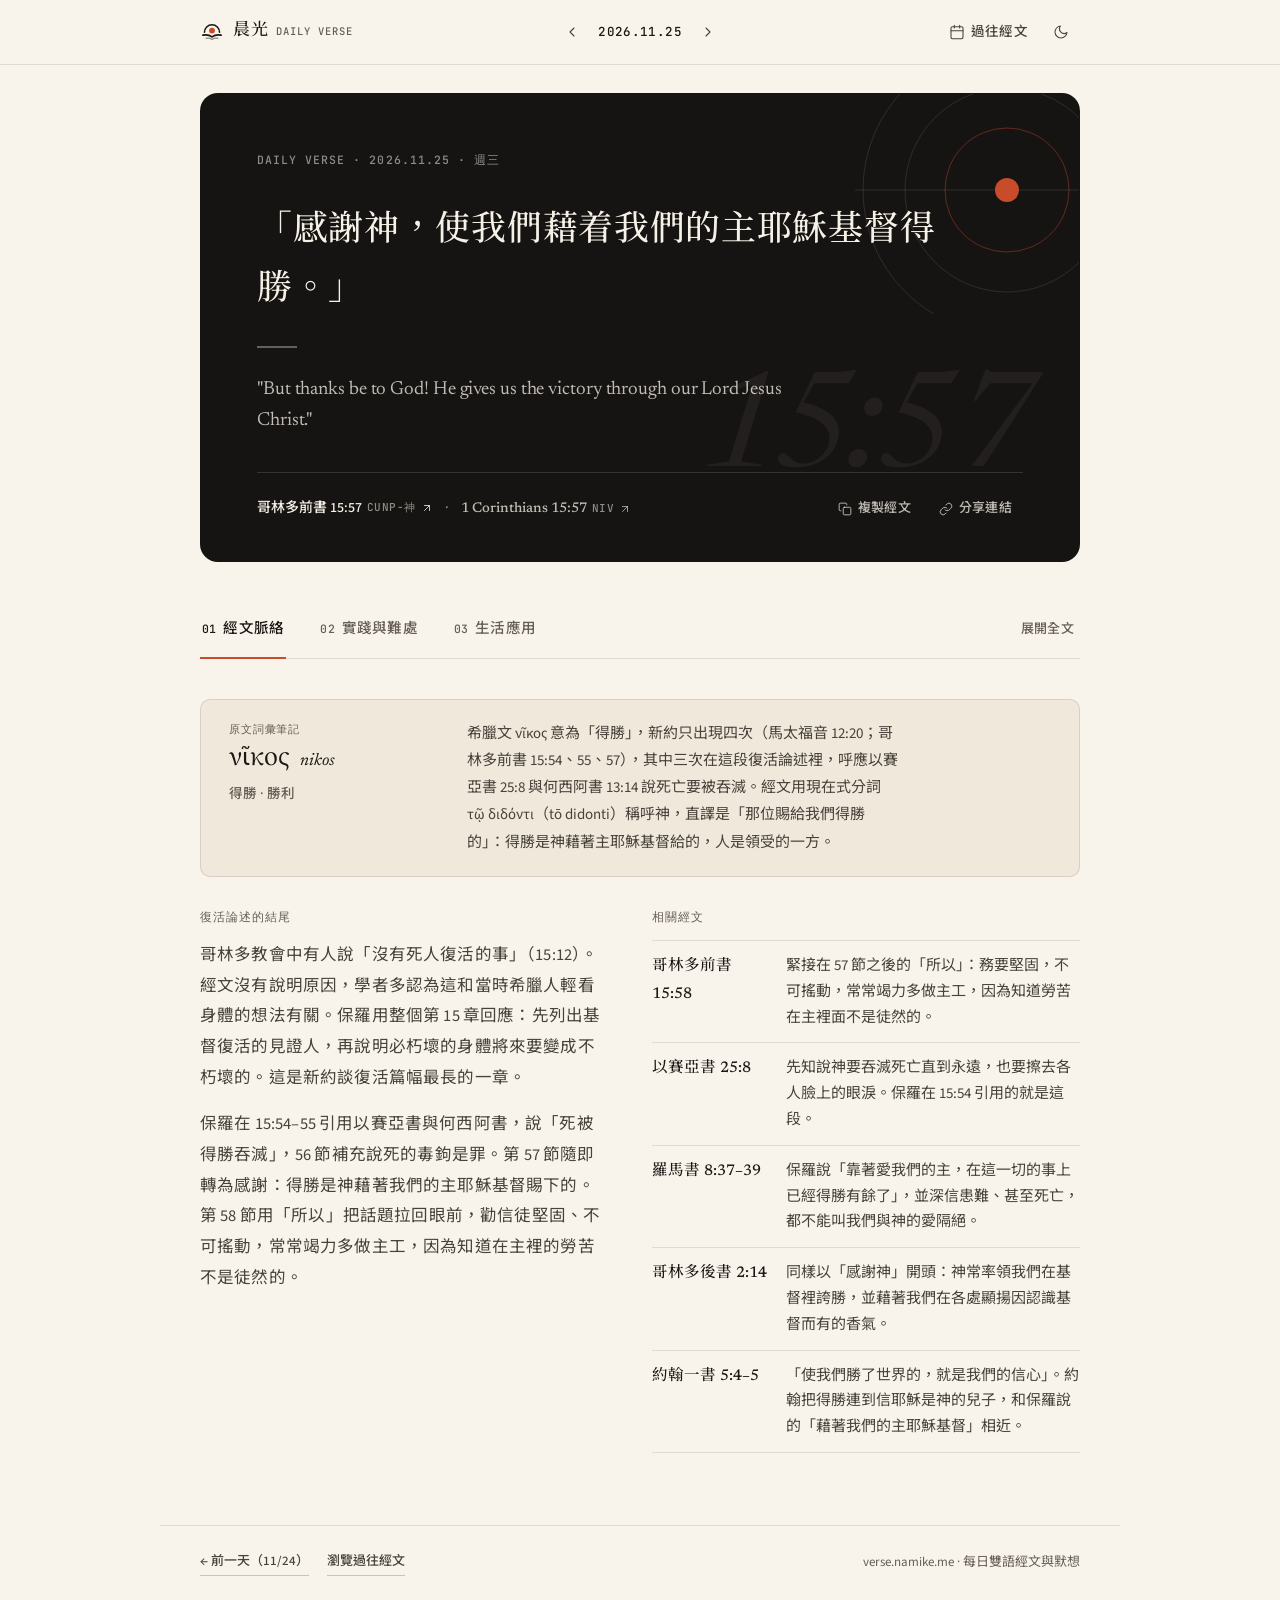
<file: verse/2026/11/25/index.html>
<!DOCTYPE html>
<html
  lang="zh-Hant"
  data-theme="light"
  data-base="../../../../"
  data-date="2026-11-25"
  data-entry-path="verse/2026/11/25/"
  data-ref-zh="哥林多前書 15:57"
  data-ver-zh="CUNP-神"
  data-ref-en="1 Corinthians 15:57"
  data-ver-en="NIV"
>
<head>
  <meta charset="UTF-8" />
  <meta name="viewport" content="width=device-width, initial-scale=1.0, viewport-fit=cover" />
  <title>晨光 · Daily Verse｜哥林多前書 15:57 · 1 Corinthians 15:57</title>
  <meta name="description" content="2026.11.25 哥林多前書 15:57 (CUNP-神) · 1 Corinthians 15:57 (NIV)｜保羅為神所賜的得勝感謝，接著說：在主裡的勞苦不是徒然的。" />
  <meta property="og:title" content="晨光 · Daily Verse｜哥林多前書 15:57 · 1 Corinthians 15:57" />
  <meta property="og:description" content="2026.11.25 哥林多前書 15:57 (CUNP-神) · 1 Corinthians 15:57 (NIV)｜保羅為神所賜的得勝感謝，接著說：在主裡的勞苦不是徒然的。" />
  <meta property="og:type" content="website" />
  <meta name="theme-color" id="themeColorMeta" content="#F8F4EC" />
  <meta name="mobile-web-app-capable" content="yes" />
  <meta name="apple-mobile-web-app-capable" content="yes" />
  <meta name="apple-mobile-web-app-status-bar-style" content="black-translucent" />
  <meta name="apple-mobile-web-app-title" content="晨光" />
  <link rel="manifest" href="../../../../manifest.webmanifest" />
  <link rel="icon" type="image/svg+xml" href="../../../../assets/icons/favicon.svg?v=4374a170" />
  <link rel="apple-touch-icon" sizes="180x180" href="../../../../assets/icons/apple-touch-icon.png?v=6e1e2e88" />
  <link rel="preconnect" href="https://fonts.googleapis.com" />
  <link rel="preconnect" href="https://fonts.gstatic.com" crossorigin />
  <link
    href="https://fonts.googleapis.com/css2?family=JetBrains+Mono:wght@400;500&family=Newsreader:ital,opsz,wght@0,6..72,400;0,6..72,500;1,6..72,400&family=Noto+Sans+TC:wght@400;500;600&family=Noto+Serif+TC:wght@400;500;600&family=Source+Sans+3:wght@400;500;600&display=swap"
    rel="stylesheet"
  />
  <style>.skip-link{position:absolute;left:12px;top:-48px;z-index:100}.skip-link:focus{top:12px}</style>
  <link rel="stylesheet" href="../../../../assets/styles.css?v=7fb5ed3c" />
</head>
<body>
  <a class="skip-link" href="#top">跳到今日經文</a>
  <header class="site-header">
    <div class="header-inner">
      <a href="../../../../" class="brand" id="brandHomeLink" title="回到最新一篇" aria-label="晨光 Daily Verse，回到最新一篇">
        <span class="brand-mark" aria-hidden="true">
          <svg width="24" height="24" viewBox="0 0 28 28" fill="none">
            <path d="M 5.2 14.3 A 8.8 8.8 0 0 1 22.8 14.3" stroke="currentColor" stroke-width="1.8" stroke-linecap="round"/>
            <circle cx="14" cy="12.3" r="3.4" fill="var(--accent, #C84B2A)"/>
            <path d="M 3.4 17.7 C 7.4 16.7 11.2 17.6 14 19.7 C 16.8 17.6 20.6 16.7 24.6 17.7" stroke="currentColor" stroke-width="2.0" stroke-linecap="round" stroke-linejoin="round"/>
            <path d="M 7.2 21.4 C 9.8 20.9 12.1 21.4 14 22.7 C 15.9 21.4 18.2 20.9 20.8 21.4" stroke="currentColor" stroke-opacity="0.48" stroke-width="1.6" stroke-linecap="round" stroke-linejoin="round"/>
          </svg>
        </span>
        <span class="brand-text">
          <span class="brand-zh">晨光</span>
          <span class="brand-en" lang="en">Daily Verse</span>
        </span>
      </a>

      <nav class="day-nav" aria-label="每日經文切換">
        <a class="day-btn" id="prevDayBtn" href="../../../../verse/2026/11/24/" aria-label="前一天（11/24）" title="前一天"><svg width="16" height="16" viewBox="0 0 24 24" fill="none" stroke="currentColor" stroke-width="1.6" stroke-linecap="round" stroke-linejoin="round" aria-hidden="true"><path d="M15 18l-6-6 6-6"/></svg></a>
        <span class="day-current tabular" aria-current="date">
          <span class="date-full" id="currentDateFull">2026.11.25</span>
          <span class="date-short" id="currentDateShort">11/25</span>
        </span>
        <a class="day-btn" id="nextDayBtn" href="../../../../verse/2026/11/26/" aria-label="後一天（11/26）" title="後一天"><svg width="16" height="16" viewBox="0 0 24 24" fill="none" stroke="currentColor" stroke-width="1.6" stroke-linecap="round" stroke-linejoin="round" aria-hidden="true"><path d="M9 18l6-6-6-6"/></svg></a>
      </nav>

      <div class="header-actions">
        <button type="button" class="ghost-icon-btn" id="openArchiveBtn" aria-haspopup="dialog" aria-controls="archiveDrawer" aria-label="開啟過往經文" title="過往經文">
          <svg width="16" height="16" viewBox="0 0 24 24" fill="none" stroke="currentColor" stroke-width="1.6" stroke-linecap="round" stroke-linejoin="round" aria-hidden="true">
            <rect x="3" y="4" width="18" height="18" rx="2"/>
            <path d="M16 2v4M8 2v4M3 10h18"/>
          </svg>
          <span class="archive-label" aria-hidden="true">過往經文</span>
        </button>
        <button type="button" class="ghost-icon-btn ghost-icon-btn--square" id="themeToggleBtn" aria-label="深色模式" aria-pressed="false" title="切換閱讀模式">
          <svg id="themeIconSun" width="16" height="16" viewBox="0 0 24 24" fill="none" stroke="currentColor" stroke-width="1.6" stroke-linecap="round" stroke-linejoin="round" style="display:none;" aria-hidden="true">
            <circle cx="12" cy="12" r="4"/>
            <path d="M12 2v2M12 20v2M4.93 4.93l1.41 1.41M17.66 17.66l1.41 1.41M2 12h2M20 12h2M6.34 17.66l-1.41 1.41M19.07 4.93l-1.41 1.41"/>
          </svg>
          <svg id="themeIconMoon" width="16" height="16" viewBox="0 0 24 24" fill="none" stroke="currentColor" stroke-width="1.6" stroke-linecap="round" stroke-linejoin="round" aria-hidden="true">
            <path d="M21 12.79A9 9 0 1 1 11.21 3 7 7 0 0 0 21 12.79z"/>
          </svg>
        </button>
      </div>
    </div>
  </header>

  <main id="top" tabindex="-1">
    <article id="entryRoot">
      <section class="hero-stage" aria-label="今日雙語經文">
        <svg class="hero-motif" viewBox="0 0 300 220" fill="none" aria-hidden="true">
          <circle cx="228" cy="96" r="144" stroke="var(--hero-arc)" stroke-width="1"/>
          <circle cx="228" cy="96" r="102" stroke="var(--hero-arc)" stroke-width="1"/>
          <circle cx="228" cy="96" r="62" stroke="var(--hero-arc-warm)" stroke-width="1"/>
          <line x1="76" y1="96" x2="300" y2="96" stroke="var(--hero-arc)" stroke-width="1"/>
          <circle cx="228" cy="96" r="12" fill="var(--accent)"/>
        </svg>

        <div class="hero-watermark tabular is-long" id="heroWatermark" aria-hidden="true">15:57</div>

        <div class="hero-content">
          <h1 class="sr-only">今日經文 2026.11.25：哥林多前書 15:57</h1>
          <div class="hero-kicker tabular" id="heroKicker"><span lang="en">DAILY VERSE</span> · 2026.11.25 · 週三</div>

          <blockquote class="hero-quote-zh" id="heroQuoteZh">「感謝神，使我們藉着我們的主耶穌基督得勝。」</blockquote>

          <div class="hero-dash" aria-hidden="true"></div>

          <blockquote class="hero-quote-en" id="heroQuoteEn" lang="en">&quot;But thanks be to God! He gives us the victory through our Lord Jesus Christ.&quot;</blockquote>

          <div class="hero-footer">
            <p class="hero-ref-group">
              <a class="hero-ref-link" id="heroLinkZh" href="https://www.bible.com/zh-TW/bible/46/1CO.15.57.CUNP-%E7%A5%9E" target="_blank" rel="noopener noreferrer">
                <span id="heroRefZh">哥林多前書 15:57</span>
                <span class="ref-ver" id="heroVerZh">CUNP-神</span>
                <span class="sr-only">（在 Bible.com 新分頁開啟）</span>
                <svg width="12" height="12" viewBox="0 0 24 24" fill="none" stroke="currentColor" stroke-width="1.6" stroke-linecap="round" stroke-linejoin="round" aria-hidden="true"><path d="M7 17L17 7M7 7h10v10"/></svg>
              </a>
              <span class="ref-sep" aria-hidden="true">·</span>
              <a class="hero-ref-link hero-ref-en" id="heroLinkEn" href="https://www.bible.com/en-GB/bible/111/1CO.15.57.NIV" target="_blank" rel="noopener noreferrer" lang="en">
                <span id="heroRefEn">1 Corinthians 15:57</span>
                <span class="ref-ver" id="heroVerEn">NIV</span>
                <span class="sr-only">(opens Bible.com in a new tab)</span>
                <svg width="12" height="12" viewBox="0 0 24 24" fill="none" stroke="currentColor" stroke-width="1.6" stroke-linecap="round" stroke-linejoin="round" aria-hidden="true"><path d="M7 17L17 7M7 7h10v10"/></svg>
              </a>
            </p>

            <div class="hero-actions">
              <button type="button" class="hero-ghost-btn" id="copyVerseBtn">
                <svg width="14" height="14" viewBox="0 0 24 24" fill="none" stroke="currentColor" stroke-width="1.6" stroke-linecap="round" stroke-linejoin="round" aria-hidden="true">
                  <rect x="9" y="9" width="13" height="13" rx="2"/>
                  <path d="M5 15H4a2 2 0 0 1-2-2V4a2 2 0 0 1 2-2h9a2 2 0 0 1 2 2v1"/>
                </svg>
                <span>複製經文</span>
              </button>
              <button type="button" class="hero-ghost-btn" id="copyLinkBtn">
                <svg width="14" height="14" viewBox="0 0 24 24" fill="none" stroke="currentColor" stroke-width="1.6" stroke-linecap="round" stroke-linejoin="round" aria-hidden="true">
                  <path d="M10 13a5 5 0 0 0 7.54.54l3-3a5 5 0 0 0-7.07-7.07l-1.72 1.71"/>
                  <path d="M14 11a5 5 0 0 0-7.54-.54l-3 3a5 5 0 0 0 7.07 7.07l1.71-1.71"/>
                </svg>
                <span>分享連結</span>
              </button>
            </div>
          </div>
        </div>
      </section>

      <section class="study-sanctuary" id="studySanctuary" data-expanded="false" aria-label="經文默想與應用">
        <div class="study-tabs-bar">
          <div class="tab-list" role="tablist" aria-label="經文研讀分頁">
            <button type="button" class="study-tab" role="tab" id="tab-context" aria-controls="panel-context" aria-selected="true" tabindex="0" data-tab="context">
              <span class="tab-num tabular" aria-hidden="true">01</span>
              <span>經文脈絡</span>
            </button>
            <button type="button" class="study-tab" role="tab" id="tab-practice" aria-controls="panel-practice" aria-selected="false" tabindex="-1" data-tab="practice">
              <span class="tab-num tabular" aria-hidden="true">02</span>
              <span>實踐與難處</span>
            </button>
            <button type="button" class="study-tab" role="tab" id="tab-workplace" aria-controls="panel-workplace" aria-selected="false" tabindex="-1" data-tab="workplace">
              <span class="tab-num tabular" aria-hidden="true">03</span>
              <span>生活應用</span>
            </button>
          </div>

          <button type="button" class="expand-all-btn" id="expandAllBtn" aria-controls="panel-context panel-practice panel-workplace">展開全文</button>
        </div>

        <section class="study-panel" id="panel-context" role="tabpanel" aria-labelledby="tab-context" tabindex="0">
          <div class="panel-expanded-head">
            <span class="panel-expanded-num tabular" aria-hidden="true">01</span>
            <h2 class="panel-expanded-title">經文背景與相關經文</h2>
          </div>
          <section class="word-study" aria-label="原文詞彙筆記">
            <div class="word-study-top">
              <span class="word-study-tag">原文詞彙筆記</span>
              <div class="word-study-lexeme">
                <span class="word-study-hebrew" lang="el" dir="ltr">νῖκος</span>
                <span class="word-study-translit" lang="en">nikos</span>
              </div>
              <span class="word-study-gloss">得勝 · 勝利</span>
            </div>
            <p>希臘文 νῖκος 意為「得勝」，新約只出現四次（馬太福音 12:20；哥林多前書 15:54、55、57），其中三次在這段復活論述裡，呼應以賽亞書 25:8 與何西阿書 13:14 說死亡要被吞滅。經文用現在式分詞 τῷ διδόντι（tō didonti）稱呼神，直譯是「那位賜給我們得勝的」：得勝是神藉著主耶穌基督給的，人是領受的一方。</p>
          </section>

          <div class="context-split">
            <div>
              <h3 class="subsection-heading">復活論述的結尾</h3>
              <div class="prose-column">
                <p>哥林多教會中有人說「沒有死人復活的事」（15:12）。經文沒有說明原因，學者多認為這和當時希臘人輕看身體的想法有關。保羅用整個第 15 章回應：先列出基督復活的見證人，再說明必朽壞的身體將來要變成不朽壞的。這是新約談復活篇幅最長的一章。</p>
                <p>保羅在 15:54–55 引用以賽亞書與何西阿書，說「死被得勝吞滅」，56 節補充說死的毒鉤是罪。第 57 節隨即轉為感謝：得勝是神藉著我們的主耶穌基督賜下的。第 58 節用「所以」把話題拉回眼前，勸信徒堅固、不可搖動，常常竭力多做主工，因為知道在主裡的勞苦不是徒然的。</p>
              </div>
            </div>

            <div>
              <h3 class="subsection-heading">相關經文</h3>
              <ul class="crossref-list">
                <li class="crossref-item">
                  <span class="crossref-ref">哥林多前書 15:58</span>
                  <span class="crossref-note">緊接在 57 節之後的「所以」：務要堅固，不可搖動，常常竭力多做主工，因為知道勞苦在主裡面不是徒然的。</span>
                </li>
                <li class="crossref-item">
                  <span class="crossref-ref">以賽亞書 25:8</span>
                  <span class="crossref-note">先知說神要吞滅死亡直到永遠，也要擦去各人臉上的眼淚。保羅在 15:54 引用的就是這段。</span>
                </li>
                <li class="crossref-item">
                  <span class="crossref-ref">羅馬書 8:37–39</span>
                  <span class="crossref-note">保羅說「靠著愛我們的主，在這一切的事上已經得勝有餘了」，並深信患難、甚至死亡，都不能叫我們與神的愛隔絕。</span>
                </li>
                <li class="crossref-item">
                  <span class="crossref-ref">哥林多後書 2:14</span>
                  <span class="crossref-note">同樣以「感謝神」開頭：神常率領我們在基督裡誇勝，並藉著我們在各處顯揚因認識基督而有的香氣。</span>
                </li>
                <li class="crossref-item">
                  <span class="crossref-ref">約翰一書 5:4–5</span>
                  <span class="crossref-note">「使我們勝了世界的，就是我們的信心」。約翰把得勝連到信耶穌是神的兒子，和保羅說的「藉著我們的主耶穌基督」相近。</span>
                </li>
              </ul>
            </div>
          </div>
        </section>

        <section class="study-panel" id="panel-practice" role="tabpanel" aria-labelledby="tab-practice" tabindex="0" hidden>
          <div class="panel-expanded-head">
            <span class="panel-expanded-num tabular" aria-hidden="true">02</span>
            <h2 class="panel-expanded-title">日常實踐與現實難處</h2>
          </div>

          <div class="practice-grid">
            <div>
              <h3 class="column-label">日常小習慣</h3>
              <ol class="habit-list">
                <li class="habit-item">
                  <span class="habit-index tabular" aria-hidden="true">01</span>
                  <div>
                    <h4 class="item-title">壓力來時，先感謝一件事</h4>
                    <p class="item-body">收到壞消息、專案卡住，或一早就心煩時，先花三十秒為一件已經得到的恩典感謝神，再開始想怎麼處理。</p>
                  </div>
                </li>
                <li class="habit-item">
                  <span class="habit-index tabular" aria-hidden="true">02</span>
                  <div>
                    <h4 class="item-title">把自己的價值和今天的表現分開</h4>
                    <p class="item-body">下班或犯錯後，在筆記裡寫下一個具體的改進步驟，並提醒自己：這次做得好不好，只是這一件事的結果，不決定你在神面前的身分。</p>
                  </div>
                </li>
                <li class="habit-item">
                  <span class="habit-index tabular" aria-hidden="true">03</span>
                  <div>
                    <h4 class="item-title">每天做好一件沒人看見的小事</h4>
                    <p class="item-body">對照下一節 15:58，每天挑一件不起眼但該做的事認真做完，例如把交接細節寫清楚。</p>
                  </div>
                </li>
              </ol>
            </div>

            <div class="tensions-panel">
              <h3 class="column-label">現實難處</h3>
              <ul class="tension-list">
                <li class="tension-item">
                  <h4 class="item-title">說「已經得勝」，生活卻仍受挫</h4>
                  <p class="item-body">經文說神已賜下得勝，生活裡卻還有病痛、失業和長期的疲憊。如果把這節讀成信主就一帆風順，到了低谷反而更容易失望和自責。</p>
                </li>
                <li class="tension-item">
                  <h4 class="item-title">把得勝當成靠自己硬撐</h4>
                  <p class="item-body">績效文化把勝利看成自律和戰績的成果。遇到軟弱或改不掉的舊習慣時，人很容易忘記保羅說得勝是神賜的，又回到咬牙硬撐。</p>
                </li>
                <li class="tension-item">
                  <h4 class="item-title">重複瑣事裡的徒勞感</h4>
                  <p class="item-body">就算相信復活讓勞苦有意義，面對日復一日的會議、家務和看不到成果的付出，還是會倦怠和懷疑。這時不必強裝樂觀，可以找人同行，也在禱告裡慢慢消化。</p>
                </li>
              </ul>
            </div>
          </div>
        </section>

        <section class="study-panel" id="panel-workplace" role="tabpanel" aria-labelledby="tab-workplace" tabindex="0" hidden>
          <div class="panel-expanded-head">
            <span class="panel-expanded-num tabular" aria-hidden="true">03</span>
            <h2 class="panel-expanded-title">把這節經文帶進生活</h2>
          </div>

          <div class="workplace-grid">
            <article class="workplace-cell" data-angle="workplace">
              <div>
                <span class="workplace-kicker">職場 · 工作的價值感</span>
                <h3 class="item-title">不必用績效證明自己</h3>
                <p class="item-body">職場常把一個人的價值綁在季度績效、升遷或客戶評價上。15:57 說得勝是神所賜的，工作者因此不必靠頭銜去掙。少了這份焦慮，面對負面回饋或專案起伏時，也許能更冷靜。</p>
              </div>
              <div class="workplace-source">參考來源：Desiring God（desiringgod.org）與 Learn of Christ（learnofchrist.com）的經文默想</div>
            </article>
            <article class="workplace-cell" data-angle="workplace">
              <div>
                <span class="workplace-kicker">職場 · 辦公室裡的感恩</span>
                <h3 class="item-title">在競爭的氣氛裡主動幫忙</h3>
                <p class="item-body">在比較和焦慮多的辦公室，感恩可以落在很具體的事上：主動協助同事，樂意把功勞分出去。</p>
              </div>
              <div class="workplace-source">參考來源：Follower of One（followerofone.org）的職場靈修分享</div>
            </article>
            <article class="workplace-cell" data-angle="workplace">
              <div>
                <span class="workplace-kicker">職場 · 面對徒勞感</span>
                <h3 class="item-title">把重複的工作放進更長的時間來看</h3>
                <p class="item-body">專案推倒重來、行政庶務沒人注意，常讓人覺得每天都在白忙。連同 15:58 一起讀，保羅說在主裡的勞苦不是徒然的；本著誠實與愛心做的日常工作，也可以放在這份盼望裡來看。</p>
              </div>
              <div class="workplace-source">參考來源：Theology of Work Project（theologyofwork.org）的哥林多前書職場註釋</div>
            </article>
            <article class="workplace-cell" data-angle="workplace">
              <div>
                <span class="workplace-kicker">職場 · 在壓力中守住誠信</span>
                <h3 class="item-title">面對灰色捷徑，照原則做</h3>
                <p class="item-body">工作難免有磨耗和妥協的壓力。相信基督已勝過罪和死亡，可以幫人在枯燥或艱難的崗位上守住專業和誠實，把平凡的職責做到經得起檢驗。</p>
              </div>
              <div class="workplace-source">參考來源：Ligonier Ministries（ligonier.org）與 Our Daily Bread Ministries（odbm.org）的經文反思</div>
            </article>
          </div>
        </section>
      </section>
    </article>
  </main>

  <footer class="site-footer">
    <div class="footer-links">
      <a class="footer-link" id="footerPrevBtn" href="../../../../verse/2026/11/24/">← 前一天（11/24）</a>
      <button type="button" class="footer-link" id="footerArchiveBtn">瀏覽過往經文</button>
      <button type="button" class="footer-link" id="installPwaBtn" hidden>安裝 App</button>
    </div>
    <span class="tabular">verse.namike.me · 每日雙語經文與默想</span>
  </footer>

  <div class="drawer-backdrop" id="drawerBackdrop" hidden></div>
  <div class="archive-drawer" id="archiveDrawer" role="dialog" aria-modal="true" aria-labelledby="archiveDrawerTitle" hidden>
    <div class="drawer-header">
      <h2 class="drawer-title" id="archiveDrawerTitle">過往經文</h2>
      <button type="button" class="ghost-icon-btn ghost-icon-btn--square" id="closeArchiveBtn" aria-label="關閉過往經文">
        <svg width="16" height="16" viewBox="0 0 24 24" fill="none" stroke="currentColor" stroke-width="1.6" stroke-linecap="round" stroke-linejoin="round" aria-hidden="true">
          <path d="M18 6L6 18M6 6l12 12"/>
        </svg>
      </button>
    </div>
    <div class="drawer-search-wrap">
      <label class="sr-only" for="archiveSearchInput">搜尋日期或經文出處</label>
      <input
        type="search"
        id="archiveSearchInput"
        class="drawer-search"
        placeholder="搜尋日期或經文（例如 2026-11-25、哥林多前書 15:57）"
        autocomplete="off"
      />
    </div>
    <div class="drawer-body" id="archiveBody">
      <div id="archiveGroups"></div>
      <p class="sr-only" id="archiveStatus" role="status" aria-live="polite"></p>
      <p class="archive-empty" id="archiveEmpty" hidden>找不到符合的日期或經文。</p>
    </div>
  </div>

  <div class="toast" id="toastEl" role="status" aria-live="polite" aria-atomic="true"></div>

  <script id="archiveFallback" type="application/json">[{"date": "2026-11-28", "dateDot": "2026.11.28", "shortLabel": "11/28", "weekday": "週六", "refZh": "約翰一書 4:11", "refEn": "1 John 4:11", "snippet": "約翰勸勉信徒，既然神這樣愛了我們，我們也應當彼此相愛。", "path": "verse/2026/11/28/"}, {"date": "2026-11-27", "dateDot": "2026.11.27", "shortLabel": "11/27", "weekday": "週五", "refZh": "以賽亞書 26:3", "refEn": "Isaiah 26:3", "snippet": "這是一首將來要在猶大地唱的歌，說到心思倚靠神的人，神會保守他的平安。", "path": "verse/2026/11/27/"}, {"date": "2026-11-26", "dateDot": "2026.11.26", "shortLabel": "11/26", "weekday": "週四", "refZh": "詩篇 100:4", "refEn": "Psalms 100:4", "snippet": "詩人邀請眾人帶著感謝走進聖殿的門，下一節說明原因：耶和華本為善。", "path": "verse/2026/11/26/"}, {"date": "2026-11-25", "dateDot": "2026.11.25", "shortLabel": "11/25", "weekday": "週三", "refZh": "哥林多前書 15:57", "refEn": "1 Corinthians 15:57", "snippet": "保羅為神所賜的得勝感謝，接著說：在主裡的勞苦不是徒然的。", "path": "verse/2026/11/25/"}, {"date": "2026-11-24", "dateDot": "2026.11.24", "shortLabel": "11/24", "weekday": "週二", "refZh": "約書亞記 1:8", "refEn": "Joshua 1:8", "snippet": "領袖交接之際，約書亞被吩咐晝夜誦念（hagah）律法書，並照著去行。", "path": "verse/2026/11/24/"}]</script>
  <script defer src="../../../../assets/app.js?v=9357e618"></script>
</body>
</html>
</file>
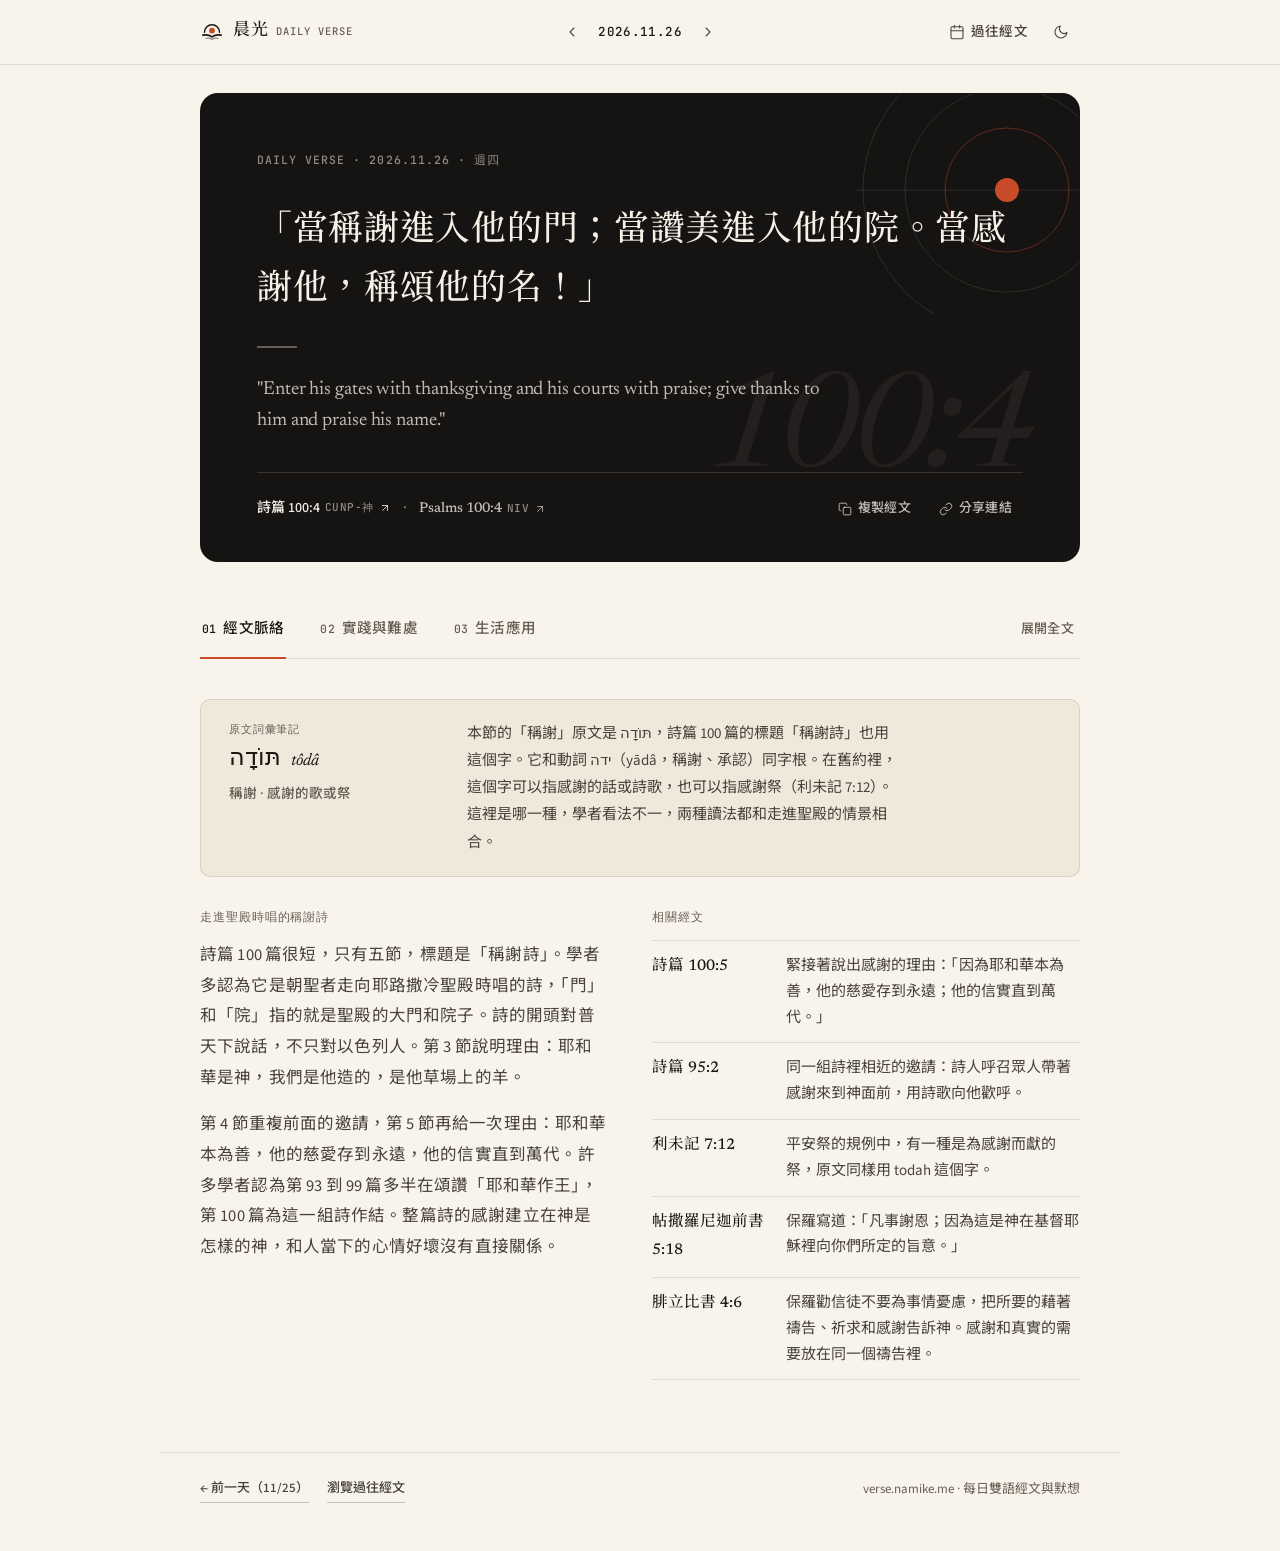
<file: verse/2026/11/26/index.html>
<!DOCTYPE html>
<html
  lang="zh-Hant"
  data-theme="light"
  data-base="../../../../"
  data-date="2026-11-26"
  data-entry-path="verse/2026/11/26/"
  data-ref-zh="詩篇 100:4"
  data-ver-zh="CUNP-神"
  data-ref-en="Psalms 100:4"
  data-ver-en="NIV"
>
<head>
  <meta charset="UTF-8" />
  <meta name="viewport" content="width=device-width, initial-scale=1.0, viewport-fit=cover" />
  <title>晨光 · Daily Verse｜詩篇 100:4 · Psalms 100:4</title>
  <meta name="description" content="2026.11.26 詩篇 100:4 (CUNP-神) · Psalms 100:4 (NIV)｜詩人邀請眾人帶著感謝走進聖殿的門，下一節說明原因：耶和華本為善。" />
  <meta property="og:title" content="晨光 · Daily Verse｜詩篇 100:4 · Psalms 100:4" />
  <meta property="og:description" content="2026.11.26 詩篇 100:4 (CUNP-神) · Psalms 100:4 (NIV)｜詩人邀請眾人帶著感謝走進聖殿的門，下一節說明原因：耶和華本為善。" />
  <meta property="og:type" content="website" />
  <meta name="theme-color" id="themeColorMeta" content="#F8F4EC" />
  <meta name="mobile-web-app-capable" content="yes" />
  <meta name="apple-mobile-web-app-capable" content="yes" />
  <meta name="apple-mobile-web-app-status-bar-style" content="black-translucent" />
  <meta name="apple-mobile-web-app-title" content="晨光" />
  <link rel="manifest" href="../../../../manifest.webmanifest" />
  <link rel="icon" type="image/svg+xml" href="../../../../assets/icons/favicon.svg?v=4374a170" />
  <link rel="apple-touch-icon" sizes="180x180" href="../../../../assets/icons/apple-touch-icon.png?v=6e1e2e88" />
  <link rel="preconnect" href="https://fonts.googleapis.com" />
  <link rel="preconnect" href="https://fonts.gstatic.com" crossorigin />
  <link
    href="https://fonts.googleapis.com/css2?family=JetBrains+Mono:wght@400;500&family=Newsreader:ital,opsz,wght@0,6..72,400;0,6..72,500;1,6..72,400&family=Noto+Sans+TC:wght@400;500;600&family=Noto+Serif+TC:wght@400;500;600&family=Source+Sans+3:wght@400;500;600&display=swap"
    rel="stylesheet"
  />
  <style>.skip-link{position:absolute;left:12px;top:-48px;z-index:100}.skip-link:focus{top:12px}</style>
  <link rel="stylesheet" href="../../../../assets/styles.css?v=7fb5ed3c" />
</head>
<body>
  <a class="skip-link" href="#top">跳到今日經文</a>
  <header class="site-header">
    <div class="header-inner">
      <a href="../../../../" class="brand" id="brandHomeLink" title="回到最新一篇" aria-label="晨光 Daily Verse，回到最新一篇">
        <span class="brand-mark" aria-hidden="true">
          <svg width="24" height="24" viewBox="0 0 28 28" fill="none">
            <path d="M 5.2 14.3 A 8.8 8.8 0 0 1 22.8 14.3" stroke="currentColor" stroke-width="1.8" stroke-linecap="round"/>
            <circle cx="14" cy="12.3" r="3.4" fill="var(--accent, #C84B2A)"/>
            <path d="M 3.4 17.7 C 7.4 16.7 11.2 17.6 14 19.7 C 16.8 17.6 20.6 16.7 24.6 17.7" stroke="currentColor" stroke-width="2.0" stroke-linecap="round" stroke-linejoin="round"/>
            <path d="M 7.2 21.4 C 9.8 20.9 12.1 21.4 14 22.7 C 15.9 21.4 18.2 20.9 20.8 21.4" stroke="currentColor" stroke-opacity="0.48" stroke-width="1.6" stroke-linecap="round" stroke-linejoin="round"/>
          </svg>
        </span>
        <span class="brand-text">
          <span class="brand-zh">晨光</span>
          <span class="brand-en" lang="en">Daily Verse</span>
        </span>
      </a>

      <nav class="day-nav" aria-label="每日經文切換">
        <a class="day-btn" id="prevDayBtn" href="../../../../verse/2026/11/25/" aria-label="前一天（11/25）" title="前一天"><svg width="16" height="16" viewBox="0 0 24 24" fill="none" stroke="currentColor" stroke-width="1.6" stroke-linecap="round" stroke-linejoin="round" aria-hidden="true"><path d="M15 18l-6-6 6-6"/></svg></a>
        <span class="day-current tabular" aria-current="date">
          <span class="date-full" id="currentDateFull">2026.11.26</span>
          <span class="date-short" id="currentDateShort">11/26</span>
        </span>
        <a class="day-btn" id="nextDayBtn" href="../../../../verse/2026/11/27/" aria-label="後一天（11/27）" title="後一天"><svg width="16" height="16" viewBox="0 0 24 24" fill="none" stroke="currentColor" stroke-width="1.6" stroke-linecap="round" stroke-linejoin="round" aria-hidden="true"><path d="M9 18l6-6-6-6"/></svg></a>
      </nav>

      <div class="header-actions">
        <button type="button" class="ghost-icon-btn" id="openArchiveBtn" aria-haspopup="dialog" aria-controls="archiveDrawer" aria-label="開啟過往經文" title="過往經文">
          <svg width="16" height="16" viewBox="0 0 24 24" fill="none" stroke="currentColor" stroke-width="1.6" stroke-linecap="round" stroke-linejoin="round" aria-hidden="true">
            <rect x="3" y="4" width="18" height="18" rx="2"/>
            <path d="M16 2v4M8 2v4M3 10h18"/>
          </svg>
          <span class="archive-label" aria-hidden="true">過往經文</span>
        </button>
        <button type="button" class="ghost-icon-btn ghost-icon-btn--square" id="themeToggleBtn" aria-label="深色模式" aria-pressed="false" title="切換閱讀模式">
          <svg id="themeIconSun" width="16" height="16" viewBox="0 0 24 24" fill="none" stroke="currentColor" stroke-width="1.6" stroke-linecap="round" stroke-linejoin="round" style="display:none;" aria-hidden="true">
            <circle cx="12" cy="12" r="4"/>
            <path d="M12 2v2M12 20v2M4.93 4.93l1.41 1.41M17.66 17.66l1.41 1.41M2 12h2M20 12h2M6.34 17.66l-1.41 1.41M19.07 4.93l-1.41 1.41"/>
          </svg>
          <svg id="themeIconMoon" width="16" height="16" viewBox="0 0 24 24" fill="none" stroke="currentColor" stroke-width="1.6" stroke-linecap="round" stroke-linejoin="round" aria-hidden="true">
            <path d="M21 12.79A9 9 0 1 1 11.21 3 7 7 0 0 0 21 12.79z"/>
          </svg>
        </button>
      </div>
    </div>
  </header>

  <main id="top" tabindex="-1">
    <article id="entryRoot">
      <section class="hero-stage" aria-label="今日雙語經文">
        <svg class="hero-motif" viewBox="0 0 300 220" fill="none" aria-hidden="true">
          <circle cx="228" cy="96" r="144" stroke="var(--hero-arc)" stroke-width="1"/>
          <circle cx="228" cy="96" r="102" stroke="var(--hero-arc)" stroke-width="1"/>
          <circle cx="228" cy="96" r="62" stroke="var(--hero-arc-warm)" stroke-width="1"/>
          <line x1="76" y1="96" x2="300" y2="96" stroke="var(--hero-arc)" stroke-width="1"/>
          <circle cx="228" cy="96" r="12" fill="var(--accent)"/>
        </svg>

        <div class="hero-watermark tabular is-long" id="heroWatermark" aria-hidden="true">100:4</div>

        <div class="hero-content">
          <h1 class="sr-only">今日經文 2026.11.26：詩篇 100:4</h1>
          <div class="hero-kicker tabular" id="heroKicker"><span lang="en">DAILY VERSE</span> · 2026.11.26 · 週四</div>

          <blockquote class="hero-quote-zh" id="heroQuoteZh">「當稱謝進入他的門；當讚美進入他的院。當感謝他，稱頌他的名！」</blockquote>

          <div class="hero-dash" aria-hidden="true"></div>

          <blockquote class="hero-quote-en" id="heroQuoteEn" lang="en">&quot;Enter his gates with thanksgiving and his courts with praise; give thanks to him and praise his name.&quot;</blockquote>

          <div class="hero-footer">
            <p class="hero-ref-group">
              <a class="hero-ref-link" id="heroLinkZh" href="https://www.bible.com/zh-TW/bible/46/PSA.100.4.CUNP-%E7%A5%9E" target="_blank" rel="noopener noreferrer">
                <span id="heroRefZh">詩篇 100:4</span>
                <span class="ref-ver" id="heroVerZh">CUNP-神</span>
                <span class="sr-only">（在 Bible.com 新分頁開啟）</span>
                <svg width="12" height="12" viewBox="0 0 24 24" fill="none" stroke="currentColor" stroke-width="1.6" stroke-linecap="round" stroke-linejoin="round" aria-hidden="true"><path d="M7 17L17 7M7 7h10v10"/></svg>
              </a>
              <span class="ref-sep" aria-hidden="true">·</span>
              <a class="hero-ref-link hero-ref-en" id="heroLinkEn" href="https://www.bible.com/en-GB/bible/111/PSA.100.4.NIV" target="_blank" rel="noopener noreferrer" lang="en">
                <span id="heroRefEn">Psalms 100:4</span>
                <span class="ref-ver" id="heroVerEn">NIV</span>
                <span class="sr-only">(opens Bible.com in a new tab)</span>
                <svg width="12" height="12" viewBox="0 0 24 24" fill="none" stroke="currentColor" stroke-width="1.6" stroke-linecap="round" stroke-linejoin="round" aria-hidden="true"><path d="M7 17L17 7M7 7h10v10"/></svg>
              </a>
            </p>

            <div class="hero-actions">
              <button type="button" class="hero-ghost-btn" id="copyVerseBtn">
                <svg width="14" height="14" viewBox="0 0 24 24" fill="none" stroke="currentColor" stroke-width="1.6" stroke-linecap="round" stroke-linejoin="round" aria-hidden="true">
                  <rect x="9" y="9" width="13" height="13" rx="2"/>
                  <path d="M5 15H4a2 2 0 0 1-2-2V4a2 2 0 0 1 2-2h9a2 2 0 0 1 2 2v1"/>
                </svg>
                <span>複製經文</span>
              </button>
              <button type="button" class="hero-ghost-btn" id="copyLinkBtn">
                <svg width="14" height="14" viewBox="0 0 24 24" fill="none" stroke="currentColor" stroke-width="1.6" stroke-linecap="round" stroke-linejoin="round" aria-hidden="true">
                  <path d="M10 13a5 5 0 0 0 7.54.54l3-3a5 5 0 0 0-7.07-7.07l-1.72 1.71"/>
                  <path d="M14 11a5 5 0 0 0-7.54-.54l-3 3a5 5 0 0 0 7.07 7.07l1.71-1.71"/>
                </svg>
                <span>分享連結</span>
              </button>
            </div>
          </div>
        </div>
      </section>

      <section class="study-sanctuary" id="studySanctuary" data-expanded="false" aria-label="經文默想與應用">
        <div class="study-tabs-bar">
          <div class="tab-list" role="tablist" aria-label="經文研讀分頁">
            <button type="button" class="study-tab" role="tab" id="tab-context" aria-controls="panel-context" aria-selected="true" tabindex="0" data-tab="context">
              <span class="tab-num tabular" aria-hidden="true">01</span>
              <span>經文脈絡</span>
            </button>
            <button type="button" class="study-tab" role="tab" id="tab-practice" aria-controls="panel-practice" aria-selected="false" tabindex="-1" data-tab="practice">
              <span class="tab-num tabular" aria-hidden="true">02</span>
              <span>實踐與難處</span>
            </button>
            <button type="button" class="study-tab" role="tab" id="tab-workplace" aria-controls="panel-workplace" aria-selected="false" tabindex="-1" data-tab="workplace">
              <span class="tab-num tabular" aria-hidden="true">03</span>
              <span>生活應用</span>
            </button>
          </div>

          <button type="button" class="expand-all-btn" id="expandAllBtn" aria-controls="panel-context panel-practice panel-workplace">展開全文</button>
        </div>

        <section class="study-panel" id="panel-context" role="tabpanel" aria-labelledby="tab-context" tabindex="0">
          <div class="panel-expanded-head">
            <span class="panel-expanded-num tabular" aria-hidden="true">01</span>
            <h2 class="panel-expanded-title">經文背景與相關經文</h2>
          </div>
          <section class="word-study" aria-label="原文詞彙筆記">
            <div class="word-study-top">
              <span class="word-study-tag">原文詞彙筆記</span>
              <div class="word-study-lexeme">
                <span class="word-study-hebrew" lang="he" dir="rtl">תּוֹדָה</span>
                <span class="word-study-translit" lang="en">tôdâ</span>
              </div>
              <span class="word-study-gloss">稱謝 · 感謝的歌或祭</span>
            </div>
            <p>本節的「稱謝」原文是 תּוֹדָה，詩篇 100 篇的標題「稱謝詩」也用這個字。它和動詞 ידה（yādâ，稱謝、承認）同字根。在舊約裡，這個字可以指感謝的話或詩歌，也可以指感謝祭（利未記 7:12）。這裡是哪一種，學者看法不一，兩種讀法都和走進聖殿的情景相合。</p>
          </section>

          <div class="context-split">
            <div>
              <h3 class="subsection-heading">走進聖殿時唱的稱謝詩</h3>
              <div class="prose-column">
                <p>詩篇 100 篇很短，只有五節，標題是「稱謝詩」。學者多認為它是朝聖者走向耶路撒冷聖殿時唱的詩，「門」和「院」指的就是聖殿的大門和院子。詩的開頭對普天下說話，不只對以色列人。第 3 節說明理由：耶和華是神，我們是他造的，是他草場上的羊。</p>
                <p>第 4 節重複前面的邀請，第 5 節再給一次理由：耶和華本為善，他的慈愛存到永遠，他的信實直到萬代。許多學者認為第 93 到 99 篇多半在頌讚「耶和華作王」，第 100 篇為這一組詩作結。整篇詩的感謝建立在神是怎樣的神，和人當下的心情好壞沒有直接關係。</p>
              </div>
            </div>

            <div>
              <h3 class="subsection-heading">相關經文</h3>
              <ul class="crossref-list">
                <li class="crossref-item">
                  <span class="crossref-ref">詩篇 100:5</span>
                  <span class="crossref-note">緊接著說出感謝的理由：「因為耶和華本為善，他的慈愛存到永遠；他的信實直到萬代。」</span>
                </li>
                <li class="crossref-item">
                  <span class="crossref-ref">詩篇 95:2</span>
                  <span class="crossref-note">同一組詩裡相近的邀請：詩人呼召眾人帶著感謝來到神面前，用詩歌向他歡呼。</span>
                </li>
                <li class="crossref-item">
                  <span class="crossref-ref">利未記 7:12</span>
                  <span class="crossref-note">平安祭的規例中，有一種是為感謝而獻的祭，原文同樣用 todah 這個字。</span>
                </li>
                <li class="crossref-item">
                  <span class="crossref-ref">帖撒羅尼迦前書 5:18</span>
                  <span class="crossref-note">保羅寫道：「凡事謝恩；因為這是神在基督耶穌裡向你們所定的旨意。」</span>
                </li>
                <li class="crossref-item">
                  <span class="crossref-ref">腓立比書 4:6</span>
                  <span class="crossref-note">保羅勸信徒不要為事情憂慮，把所要的藉著禱告、祈求和感謝告訴神。感謝和真實的需要放在同一個禱告裡。</span>
                </li>
              </ul>
            </div>
          </div>
        </section>

        <section class="study-panel" id="panel-practice" role="tabpanel" aria-labelledby="tab-practice" tabindex="0" hidden>
          <div class="panel-expanded-head">
            <span class="panel-expanded-num tabular" aria-hidden="true">02</span>
            <h2 class="panel-expanded-title">日常實踐與現實難處</h2>
          </div>

          <div class="practice-grid">
            <div>
              <h3 class="column-label">日常小習慣</h3>
              <ol class="habit-list">
                <li class="habit-item">
                  <span class="habit-index tabular" aria-hidden="true">01</span>
                  <div>
                    <h4 class="item-title">開工前先說一句感謝</h4>
                    <p class="item-body">打開電腦或走進公司前，花幾秒鐘為一件具體的事感謝神，例如昨晚睡得還可以，或通勤順利。</p>
                  </div>
                </li>
                <li class="habit-item">
                  <span class="habit-index tabular" aria-hidden="true">02</span>
                  <div>
                    <h4 class="item-title">寫下感謝的理由</h4>
                    <p class="item-body">第 5 節給了感謝的理由。你也可以在筆記裡寫下自己為什麼感謝，感謝就比較不會只剩一句口頭禪。</p>
                  </div>
                </li>
                <li class="habit-item">
                  <span class="habit-index tabular" aria-hidden="true">03</span>
                  <div>
                    <h4 class="item-title">和別人一起感謝</h4>
                    <p class="item-body">這首詩是對一群人說的。家人吃飯時，或小組聚會開始前，可以請每人說一件這週值得感謝的事。</p>
                  </div>
                </li>
              </ol>
            </div>

            <div class="tensions-panel">
              <h3 class="column-label">現實難處</h3>
              <ul class="tension-list">
                <li class="tension-item">
                  <h4 class="item-title">心裡不感謝，卻被要求感謝</h4>
                  <p class="item-body">經文用命令語氣說「當稱謝」，可是很多時候心裡就是感謝不起來。有人因此覺得自己虛偽。也許可以先說出一件真實的小事，讓感受慢慢跟上，不必假裝。</p>
                </li>
                <li class="tension-item">
                  <h4 class="item-title">感謝變成壓下痛苦</h4>
                  <p class="item-body">如果把感謝當成不准抱怨，人可能會把傷痛藏起來。詩篇裡也有很多哀歌，詩人直接向神訴苦。感謝和哀哭在同一本詩集裡並存。</p>
                </li>
                <li class="tension-item">
                  <h4 class="item-title">對聚會有傷痕的人</h4>
                  <p class="item-body">這首詩描寫一群人一起走進聖殿。對在教會受過傷，或還在觀望信仰的人來說，和大家一起走進去並不容易。可以先從個人的感謝開始，按自己的步調來。</p>
                </li>
              </ul>
            </div>
          </div>
        </section>

        <section class="study-panel" id="panel-workplace" role="tabpanel" aria-labelledby="tab-workplace" tabindex="0" hidden>
          <div class="panel-expanded-head">
            <span class="panel-expanded-num tabular" aria-hidden="true">03</span>
            <h2 class="panel-expanded-title">把這節經文帶進生活</h2>
          </div>

          <div class="workplace-grid">
            <article class="workplace-cell" data-angle="workplace">
              <div>
                <span class="workplace-kicker">職場 · 工作和事奉</span>
                <h3 class="item-title">日常工作也可以是事奉</h3>
                <p class="item-body">第 2 節「事奉耶和華」的希伯來字根，也用在一般的勞動和做工上。這讓人可以把每天的工作也放在敬拜的眼光裡來看，帶著感謝做，也許比較不會只覺得是在交差。</p>
              </div>
              <div class="workplace-source">參考來源：Bible Hub（biblehub.com）的詩篇 100 篇註釋</div>
            </article>
            <article class="workplace-cell" data-angle="workplace">
              <div>
                <span class="workplace-kicker">職場 · 職位高低</span>
                <h3 class="item-title">不論什麼職位都可以事奉</h3>
                <p class="item-body">有一份猶太讀經材料從「事奉」和「僕人」同字根談起，提出日常生活本身就可以是事奉，不論一個人在什麼位置。對基層員工或主管來說，這份感謝都可以落在自己手上的工作。</p>
              </div>
              <div class="workplace-source">參考來源：Sefaria（sefaria.org）的詩篇 100 篇讀經單元</div>
            </article>
            <article class="workplace-cell" data-angle="workplace">
              <div>
                <span class="workplace-kicker">職場 · 週間的感謝</span>
                <h3 class="item-title">把主日的感謝帶進週一</h3>
                <p class="item-body">一份查經材料問：怎樣在平日生活中「帶著感謝進入他的門」，怎樣在一週當中樂意事奉。上班族可以在週一早上的會議前，想一件上週值得感謝的事。</p>
              </div>
              <div class="workplace-source">參考來源：Logos Sermons（sermons.logos.com）的詩篇 100 篇查經講章</div>
            </article>
            <article class="workplace-cell" data-angle="workplace">
              <div>
                <span class="workplace-kicker">職場 · 應得的心態</span>
                <h3 class="item-title">留意理所當然的心態</h3>
                <p class="item-body">Chuck Swindoll 提到，覺得一切理所當然的心態，很快就會蓋過慷慨和謙卑。在職場上，加薪、資源或同事的幫忙久了容易被當成應得的。偶爾停下來道謝，可以幫人保持清醒。</p>
              </div>
              <div class="workplace-source">參考來源：Insight for Living Ministries（insight.org）的每日靈修</div>
            </article>
          </div>
        </section>
      </section>
    </article>
  </main>

  <footer class="site-footer">
    <div class="footer-links">
      <a class="footer-link" id="footerPrevBtn" href="../../../../verse/2026/11/25/">← 前一天（11/25）</a>
      <button type="button" class="footer-link" id="footerArchiveBtn">瀏覽過往經文</button>
      <button type="button" class="footer-link" id="installPwaBtn" hidden>安裝 App</button>
    </div>
    <span class="tabular">verse.namike.me · 每日雙語經文與默想</span>
  </footer>

  <div class="drawer-backdrop" id="drawerBackdrop" hidden></div>
  <div class="archive-drawer" id="archiveDrawer" role="dialog" aria-modal="true" aria-labelledby="archiveDrawerTitle" hidden>
    <div class="drawer-header">
      <h2 class="drawer-title" id="archiveDrawerTitle">過往經文</h2>
      <button type="button" class="ghost-icon-btn ghost-icon-btn--square" id="closeArchiveBtn" aria-label="關閉過往經文">
        <svg width="16" height="16" viewBox="0 0 24 24" fill="none" stroke="currentColor" stroke-width="1.6" stroke-linecap="round" stroke-linejoin="round" aria-hidden="true">
          <path d="M18 6L6 18M6 6l12 12"/>
        </svg>
      </button>
    </div>
    <div class="drawer-search-wrap">
      <label class="sr-only" for="archiveSearchInput">搜尋日期或經文出處</label>
      <input
        type="search"
        id="archiveSearchInput"
        class="drawer-search"
        placeholder="搜尋日期或經文（例如 2026-11-26、詩篇 100:4）"
        autocomplete="off"
      />
    </div>
    <div class="drawer-body" id="archiveBody">
      <div id="archiveGroups"></div>
      <p class="sr-only" id="archiveStatus" role="status" aria-live="polite"></p>
      <p class="archive-empty" id="archiveEmpty" hidden>找不到符合的日期或經文。</p>
    </div>
  </div>

  <div class="toast" id="toastEl" role="status" aria-live="polite" aria-atomic="true"></div>

  <script id="archiveFallback" type="application/json">[{"date": "2026-11-28", "dateDot": "2026.11.28", "shortLabel": "11/28", "weekday": "週六", "refZh": "約翰一書 4:11", "refEn": "1 John 4:11", "snippet": "約翰勸勉信徒，既然神這樣愛了我們，我們也應當彼此相愛。", "path": "verse/2026/11/28/"}, {"date": "2026-11-27", "dateDot": "2026.11.27", "shortLabel": "11/27", "weekday": "週五", "refZh": "以賽亞書 26:3", "refEn": "Isaiah 26:3", "snippet": "這是一首將來要在猶大地唱的歌，說到心思倚靠神的人，神會保守他的平安。", "path": "verse/2026/11/27/"}, {"date": "2026-11-26", "dateDot": "2026.11.26", "shortLabel": "11/26", "weekday": "週四", "refZh": "詩篇 100:4", "refEn": "Psalms 100:4", "snippet": "詩人邀請眾人帶著感謝走進聖殿的門，下一節說明原因：耶和華本為善。", "path": "verse/2026/11/26/"}, {"date": "2026-11-25", "dateDot": "2026.11.25", "shortLabel": "11/25", "weekday": "週三", "refZh": "哥林多前書 15:57", "refEn": "1 Corinthians 15:57", "snippet": "保羅為神所賜的得勝感謝，接著說：在主裡的勞苦不是徒然的。", "path": "verse/2026/11/25/"}, {"date": "2026-11-24", "dateDot": "2026.11.24", "shortLabel": "11/24", "weekday": "週二", "refZh": "約書亞記 1:8", "refEn": "Joshua 1:8", "snippet": "領袖交接之際，約書亞被吩咐晝夜誦念（hagah）律法書，並照著去行。", "path": "verse/2026/11/24/"}]</script>
  <script defer src="../../../../assets/app.js?v=9357e618"></script>
</body>
</html>
</file>
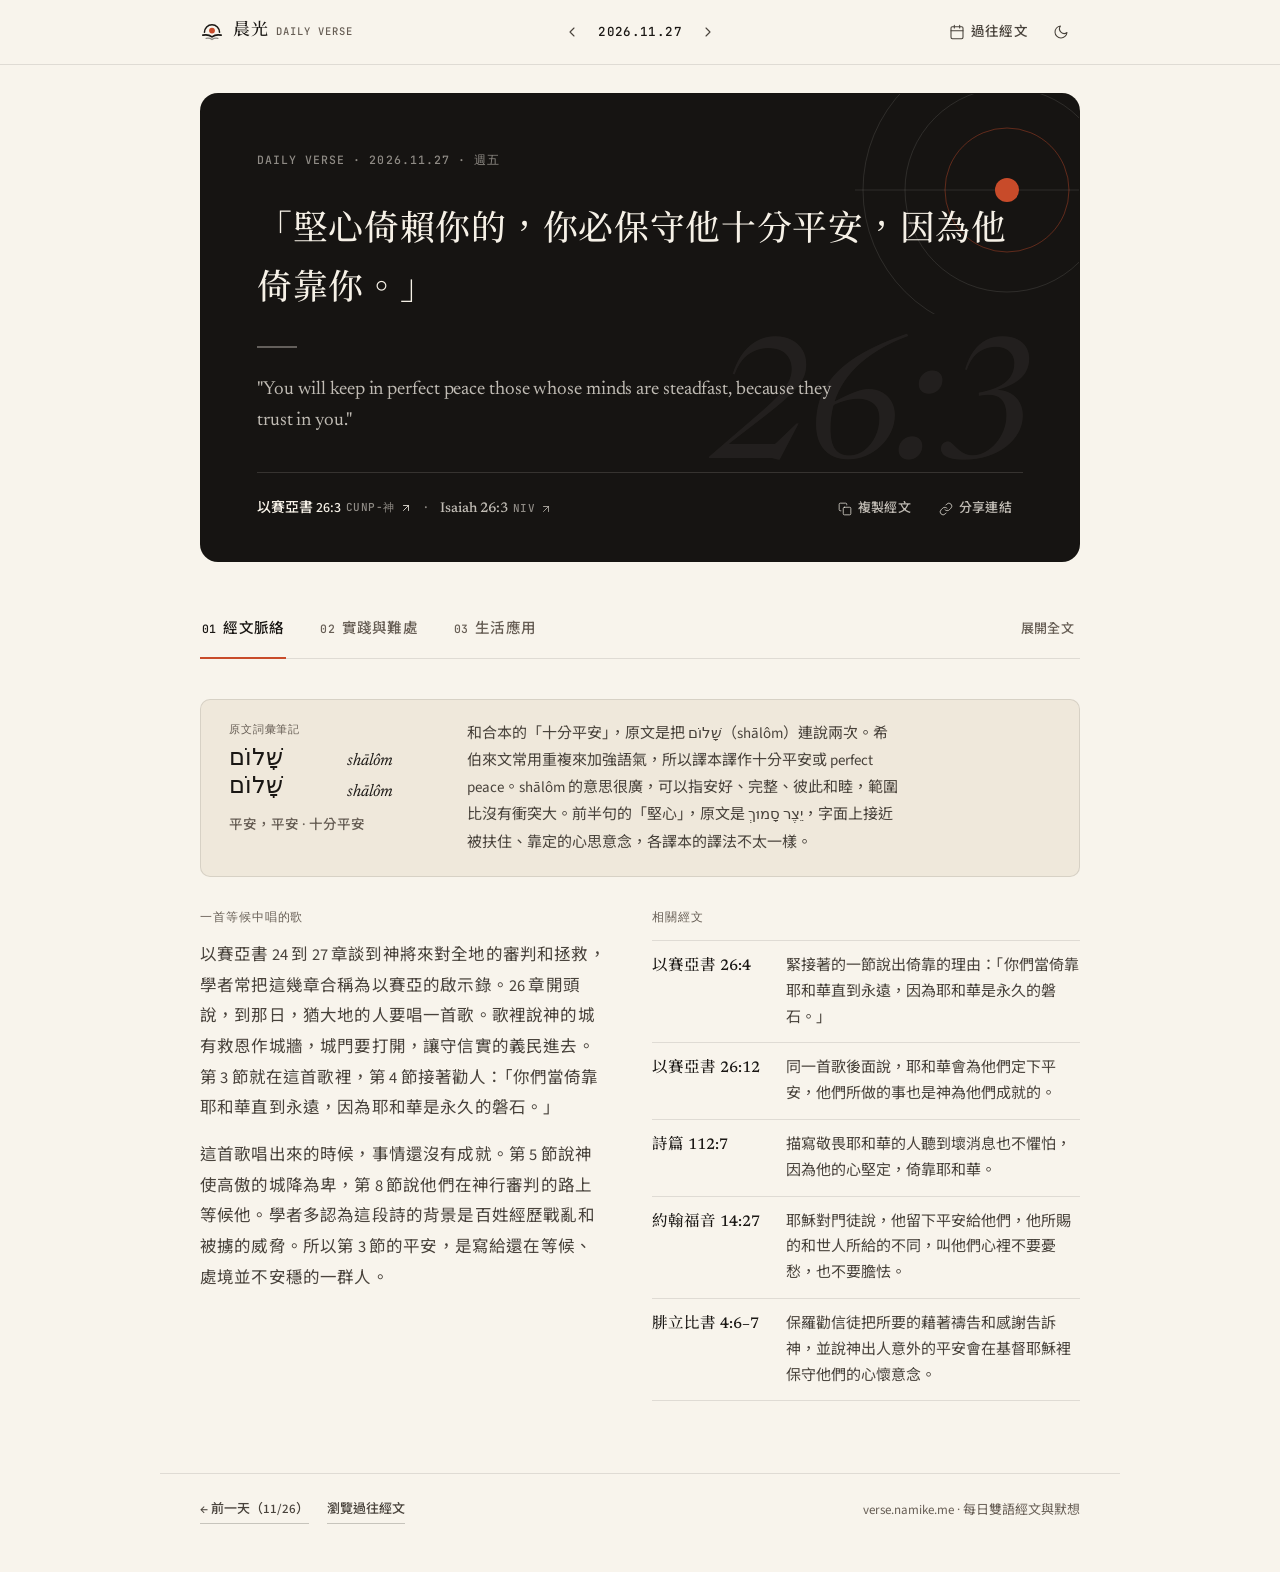
<file: verse/2026/11/27/index.html>
<!DOCTYPE html>
<html
  lang="zh-Hant"
  data-theme="light"
  data-base="../../../../"
  data-date="2026-11-27"
  data-entry-path="verse/2026/11/27/"
  data-ref-zh="以賽亞書 26:3"
  data-ver-zh="CUNP-神"
  data-ref-en="Isaiah 26:3"
  data-ver-en="NIV"
>
<head>
  <meta charset="UTF-8" />
  <meta name="viewport" content="width=device-width, initial-scale=1.0, viewport-fit=cover" />
  <title>晨光 · Daily Verse｜以賽亞書 26:3 · Isaiah 26:3</title>
  <meta name="description" content="2026.11.27 以賽亞書 26:3 (CUNP-神) · Isaiah 26:3 (NIV)｜這是一首將來要在猶大地唱的歌，說到心思倚靠神的人，神會保守他的平安。" />
  <meta property="og:title" content="晨光 · Daily Verse｜以賽亞書 26:3 · Isaiah 26:3" />
  <meta property="og:description" content="2026.11.27 以賽亞書 26:3 (CUNP-神) · Isaiah 26:3 (NIV)｜這是一首將來要在猶大地唱的歌，說到心思倚靠神的人，神會保守他的平安。" />
  <meta property="og:type" content="website" />
  <meta name="theme-color" id="themeColorMeta" content="#F8F4EC" />
  <meta name="mobile-web-app-capable" content="yes" />
  <meta name="apple-mobile-web-app-capable" content="yes" />
  <meta name="apple-mobile-web-app-status-bar-style" content="black-translucent" />
  <meta name="apple-mobile-web-app-title" content="晨光" />
  <link rel="manifest" href="../../../../manifest.webmanifest" />
  <link rel="icon" type="image/svg+xml" href="../../../../assets/icons/favicon.svg?v=4374a170" />
  <link rel="apple-touch-icon" sizes="180x180" href="../../../../assets/icons/apple-touch-icon.png?v=6e1e2e88" />
  <link rel="preconnect" href="https://fonts.googleapis.com" />
  <link rel="preconnect" href="https://fonts.gstatic.com" crossorigin />
  <link
    href="https://fonts.googleapis.com/css2?family=JetBrains+Mono:wght@400;500&family=Newsreader:ital,opsz,wght@0,6..72,400;0,6..72,500;1,6..72,400&family=Noto+Sans+TC:wght@400;500;600&family=Noto+Serif+TC:wght@400;500;600&family=Source+Sans+3:wght@400;500;600&display=swap"
    rel="stylesheet"
  />
  <style>.skip-link{position:absolute;left:12px;top:-48px;z-index:100}.skip-link:focus{top:12px}</style>
  <link rel="stylesheet" href="../../../../assets/styles.css?v=7fb5ed3c" />
</head>
<body>
  <a class="skip-link" href="#top">跳到今日經文</a>
  <header class="site-header">
    <div class="header-inner">
      <a href="../../../../" class="brand" id="brandHomeLink" title="回到最新一篇" aria-label="晨光 Daily Verse，回到最新一篇">
        <span class="brand-mark" aria-hidden="true">
          <svg width="24" height="24" viewBox="0 0 28 28" fill="none">
            <path d="M 5.2 14.3 A 8.8 8.8 0 0 1 22.8 14.3" stroke="currentColor" stroke-width="1.8" stroke-linecap="round"/>
            <circle cx="14" cy="12.3" r="3.4" fill="var(--accent, #C84B2A)"/>
            <path d="M 3.4 17.7 C 7.4 16.7 11.2 17.6 14 19.7 C 16.8 17.6 20.6 16.7 24.6 17.7" stroke="currentColor" stroke-width="2.0" stroke-linecap="round" stroke-linejoin="round"/>
            <path d="M 7.2 21.4 C 9.8 20.9 12.1 21.4 14 22.7 C 15.9 21.4 18.2 20.9 20.8 21.4" stroke="currentColor" stroke-opacity="0.48" stroke-width="1.6" stroke-linecap="round" stroke-linejoin="round"/>
          </svg>
        </span>
        <span class="brand-text">
          <span class="brand-zh">晨光</span>
          <span class="brand-en" lang="en">Daily Verse</span>
        </span>
      </a>

      <nav class="day-nav" aria-label="每日經文切換">
        <a class="day-btn" id="prevDayBtn" href="../../../../verse/2026/11/26/" aria-label="前一天（11/26）" title="前一天"><svg width="16" height="16" viewBox="0 0 24 24" fill="none" stroke="currentColor" stroke-width="1.6" stroke-linecap="round" stroke-linejoin="round" aria-hidden="true"><path d="M15 18l-6-6 6-6"/></svg></a>
        <span class="day-current tabular" aria-current="date">
          <span class="date-full" id="currentDateFull">2026.11.27</span>
          <span class="date-short" id="currentDateShort">11/27</span>
        </span>
        <a class="day-btn" id="nextDayBtn" href="../../../../verse/2026/11/28/" aria-label="後一天（11/28）" title="後一天"><svg width="16" height="16" viewBox="0 0 24 24" fill="none" stroke="currentColor" stroke-width="1.6" stroke-linecap="round" stroke-linejoin="round" aria-hidden="true"><path d="M9 18l6-6-6-6"/></svg></a>
      </nav>

      <div class="header-actions">
        <button type="button" class="ghost-icon-btn" id="openArchiveBtn" aria-haspopup="dialog" aria-controls="archiveDrawer" aria-label="開啟過往經文" title="過往經文">
          <svg width="16" height="16" viewBox="0 0 24 24" fill="none" stroke="currentColor" stroke-width="1.6" stroke-linecap="round" stroke-linejoin="round" aria-hidden="true">
            <rect x="3" y="4" width="18" height="18" rx="2"/>
            <path d="M16 2v4M8 2v4M3 10h18"/>
          </svg>
          <span class="archive-label" aria-hidden="true">過往經文</span>
        </button>
        <button type="button" class="ghost-icon-btn ghost-icon-btn--square" id="themeToggleBtn" aria-label="深色模式" aria-pressed="false" title="切換閱讀模式">
          <svg id="themeIconSun" width="16" height="16" viewBox="0 0 24 24" fill="none" stroke="currentColor" stroke-width="1.6" stroke-linecap="round" stroke-linejoin="round" style="display:none;" aria-hidden="true">
            <circle cx="12" cy="12" r="4"/>
            <path d="M12 2v2M12 20v2M4.93 4.93l1.41 1.41M17.66 17.66l1.41 1.41M2 12h2M20 12h2M6.34 17.66l-1.41 1.41M19.07 4.93l-1.41 1.41"/>
          </svg>
          <svg id="themeIconMoon" width="16" height="16" viewBox="0 0 24 24" fill="none" stroke="currentColor" stroke-width="1.6" stroke-linecap="round" stroke-linejoin="round" aria-hidden="true">
            <path d="M21 12.79A9 9 0 1 1 11.21 3 7 7 0 0 0 21 12.79z"/>
          </svg>
        </button>
      </div>
    </div>
  </header>

  <main id="top" tabindex="-1">
    <article id="entryRoot">
      <section class="hero-stage" aria-label="今日雙語經文">
        <svg class="hero-motif" viewBox="0 0 300 220" fill="none" aria-hidden="true">
          <circle cx="228" cy="96" r="144" stroke="var(--hero-arc)" stroke-width="1"/>
          <circle cx="228" cy="96" r="102" stroke="var(--hero-arc)" stroke-width="1"/>
          <circle cx="228" cy="96" r="62" stroke="var(--hero-arc-warm)" stroke-width="1"/>
          <line x1="76" y1="96" x2="300" y2="96" stroke="var(--hero-arc)" stroke-width="1"/>
          <circle cx="228" cy="96" r="12" fill="var(--accent)"/>
        </svg>

        <div class="hero-watermark tabular" id="heroWatermark" aria-hidden="true">26:3</div>

        <div class="hero-content">
          <h1 class="sr-only">今日經文 2026.11.27：以賽亞書 26:3</h1>
          <div class="hero-kicker tabular" id="heroKicker"><span lang="en">DAILY VERSE</span> · 2026.11.27 · 週五</div>

          <blockquote class="hero-quote-zh" id="heroQuoteZh">「堅心倚賴你的，你必保守他十分平安，因為他倚靠你。」</blockquote>

          <div class="hero-dash" aria-hidden="true"></div>

          <blockquote class="hero-quote-en" id="heroQuoteEn" lang="en">&quot;You will keep in perfect peace those whose minds are steadfast, because they trust in you.&quot;</blockquote>

          <div class="hero-footer">
            <p class="hero-ref-group">
              <a class="hero-ref-link" id="heroLinkZh" href="https://www.bible.com/zh-TW/bible/46/ISA.26.3.CUNP-%E7%A5%9E" target="_blank" rel="noopener noreferrer">
                <span id="heroRefZh">以賽亞書 26:3</span>
                <span class="ref-ver" id="heroVerZh">CUNP-神</span>
                <span class="sr-only">（在 Bible.com 新分頁開啟）</span>
                <svg width="12" height="12" viewBox="0 0 24 24" fill="none" stroke="currentColor" stroke-width="1.6" stroke-linecap="round" stroke-linejoin="round" aria-hidden="true"><path d="M7 17L17 7M7 7h10v10"/></svg>
              </a>
              <span class="ref-sep" aria-hidden="true">·</span>
              <a class="hero-ref-link hero-ref-en" id="heroLinkEn" href="https://www.bible.com/en-GB/bible/111/ISA.26.3.NIV" target="_blank" rel="noopener noreferrer" lang="en">
                <span id="heroRefEn">Isaiah 26:3</span>
                <span class="ref-ver" id="heroVerEn">NIV</span>
                <span class="sr-only">(opens Bible.com in a new tab)</span>
                <svg width="12" height="12" viewBox="0 0 24 24" fill="none" stroke="currentColor" stroke-width="1.6" stroke-linecap="round" stroke-linejoin="round" aria-hidden="true"><path d="M7 17L17 7M7 7h10v10"/></svg>
              </a>
            </p>

            <div class="hero-actions">
              <button type="button" class="hero-ghost-btn" id="copyVerseBtn">
                <svg width="14" height="14" viewBox="0 0 24 24" fill="none" stroke="currentColor" stroke-width="1.6" stroke-linecap="round" stroke-linejoin="round" aria-hidden="true">
                  <rect x="9" y="9" width="13" height="13" rx="2"/>
                  <path d="M5 15H4a2 2 0 0 1-2-2V4a2 2 0 0 1 2-2h9a2 2 0 0 1 2 2v1"/>
                </svg>
                <span>複製經文</span>
              </button>
              <button type="button" class="hero-ghost-btn" id="copyLinkBtn">
                <svg width="14" height="14" viewBox="0 0 24 24" fill="none" stroke="currentColor" stroke-width="1.6" stroke-linecap="round" stroke-linejoin="round" aria-hidden="true">
                  <path d="M10 13a5 5 0 0 0 7.54.54l3-3a5 5 0 0 0-7.07-7.07l-1.72 1.71"/>
                  <path d="M14 11a5 5 0 0 0-7.54-.54l-3 3a5 5 0 0 0 7.07 7.07l1.71-1.71"/>
                </svg>
                <span>分享連結</span>
              </button>
            </div>
          </div>
        </div>
      </section>

      <section class="study-sanctuary" id="studySanctuary" data-expanded="false" aria-label="經文默想與應用">
        <div class="study-tabs-bar">
          <div class="tab-list" role="tablist" aria-label="經文研讀分頁">
            <button type="button" class="study-tab" role="tab" id="tab-context" aria-controls="panel-context" aria-selected="true" tabindex="0" data-tab="context">
              <span class="tab-num tabular" aria-hidden="true">01</span>
              <span>經文脈絡</span>
            </button>
            <button type="button" class="study-tab" role="tab" id="tab-practice" aria-controls="panel-practice" aria-selected="false" tabindex="-1" data-tab="practice">
              <span class="tab-num tabular" aria-hidden="true">02</span>
              <span>實踐與難處</span>
            </button>
            <button type="button" class="study-tab" role="tab" id="tab-workplace" aria-controls="panel-workplace" aria-selected="false" tabindex="-1" data-tab="workplace">
              <span class="tab-num tabular" aria-hidden="true">03</span>
              <span>生活應用</span>
            </button>
          </div>

          <button type="button" class="expand-all-btn" id="expandAllBtn" aria-controls="panel-context panel-practice panel-workplace">展開全文</button>
        </div>

        <section class="study-panel" id="panel-context" role="tabpanel" aria-labelledby="tab-context" tabindex="0">
          <div class="panel-expanded-head">
            <span class="panel-expanded-num tabular" aria-hidden="true">01</span>
            <h2 class="panel-expanded-title">經文背景與相關經文</h2>
          </div>
          <section class="word-study" aria-label="原文詞彙筆記">
            <div class="word-study-top">
              <span class="word-study-tag">原文詞彙筆記</span>
              <div class="word-study-lexeme">
                <span class="word-study-hebrew" lang="he" dir="rtl">שָׁלוֹם שָׁלוֹם</span>
                <span class="word-study-translit" lang="en">shālôm shālôm</span>
              </div>
              <span class="word-study-gloss">平安，平安 · 十分平安</span>
            </div>
            <p>和合本的「十分平安」，原文是把 שָׁלוֹם（shālôm）連說兩次。希伯來文常用重複來加強語氣，所以譯本譯作十分平安或 perfect peace。shālôm 的意思很廣，可以指安好、完整、彼此和睦，範圍比沒有衝突大。前半句的「堅心」，原文是 יֵצֶר סָמוּךְ，字面上接近被扶住、靠定的心思意念，各譯本的譯法不太一樣。</p>
          </section>

          <div class="context-split">
            <div>
              <h3 class="subsection-heading">一首等候中唱的歌</h3>
              <div class="prose-column">
                <p>以賽亞書 24 到 27 章談到神將來對全地的審判和拯救，學者常把這幾章合稱為以賽亞的啟示錄。26 章開頭說，到那日，猶大地的人要唱一首歌。歌裡說神的城有救恩作城牆，城門要打開，讓守信實的義民進去。第 3 節就在這首歌裡，第 4 節接著勸人：「你們當倚靠耶和華直到永遠，因為耶和華是永久的磐石。」</p>
                <p>這首歌唱出來的時候，事情還沒有成就。第 5 節說神使高傲的城降為卑，第 8 節說他們在神行審判的路上等候他。學者多認為這段詩的背景是百姓經歷戰亂和被擄的威脅。所以第 3 節的平安，是寫給還在等候、處境並不安穩的一群人。</p>
              </div>
            </div>

            <div>
              <h3 class="subsection-heading">相關經文</h3>
              <ul class="crossref-list">
                <li class="crossref-item">
                  <span class="crossref-ref">以賽亞書 26:4</span>
                  <span class="crossref-note">緊接著的一節說出倚靠的理由：「你們當倚靠耶和華直到永遠，因為耶和華是永久的磐石。」</span>
                </li>
                <li class="crossref-item">
                  <span class="crossref-ref">以賽亞書 26:12</span>
                  <span class="crossref-note">同一首歌後面說，耶和華會為他們定下平安，他們所做的事也是神為他們成就的。</span>
                </li>
                <li class="crossref-item">
                  <span class="crossref-ref">詩篇 112:7</span>
                  <span class="crossref-note">描寫敬畏耶和華的人聽到壞消息也不懼怕，因為他的心堅定，倚靠耶和華。</span>
                </li>
                <li class="crossref-item">
                  <span class="crossref-ref">約翰福音 14:27</span>
                  <span class="crossref-note">耶穌對門徒說，他留下平安給他們，他所賜的和世人所給的不同，叫他們心裡不要憂愁，也不要膽怯。</span>
                </li>
                <li class="crossref-item">
                  <span class="crossref-ref">腓立比書 4:6–7</span>
                  <span class="crossref-note">保羅勸信徒把所要的藉著禱告和感謝告訴神，並說神出人意外的平安會在基督耶穌裡保守他們的心懷意念。</span>
                </li>
              </ul>
            </div>
          </div>
        </section>

        <section class="study-panel" id="panel-practice" role="tabpanel" aria-labelledby="tab-practice" tabindex="0" hidden>
          <div class="panel-expanded-head">
            <span class="panel-expanded-num tabular" aria-hidden="true">02</span>
            <h2 class="panel-expanded-title">日常實踐與現實難處</h2>
          </div>

          <div class="practice-grid">
            <div>
              <h3 class="column-label">日常小習慣</h3>
              <ol class="habit-list">
                <li class="habit-item">
                  <span class="habit-index tabular" aria-hidden="true">01</span>
                  <div>
                    <h4 class="item-title">早上先把心思放在一個地方</h4>
                    <p class="item-body">打開信箱或通訊軟體前，花一分鐘讀這節經文，告訴神今天最讓你掛心的一件事。</p>
                  </div>
                </li>
                <li class="habit-item">
                  <span class="habit-index tabular" aria-hidden="true">02</span>
                  <div>
                    <h4 class="item-title">焦慮上來時停一下</h4>
                    <p class="item-body">心裡開始轉個不停的時候，可以停下來慢慢呼吸，想一想第 4 節說的磐石，再回到手上的事。</p>
                  </div>
                </li>
                <li class="habit-item">
                  <span class="habit-index tabular" aria-hidden="true">03</span>
                  <div>
                    <h4 class="item-title">把經文放在看得到的地方</h4>
                    <p class="item-body">有人把這節寫在便利貼上，貼在辦公桌或螢幕旁邊，忙的時候抬頭就看得到。</p>
                  </div>
                </li>
              </ol>
            </div>

            <div class="tensions-panel">
              <h3 class="column-label">現實難處</h3>
              <ul class="tension-list">
                <li class="tension-item">
                  <h4 class="item-title">倚靠了，還是焦慮</h4>
                  <p class="item-body">有人讀到這節，反而責怪自己信心不夠，因為心裡還是不平安。焦慮有時和身體、壓力或過去的經歷有關，尋求醫生或諮商的幫助並不違背倚靠神。</p>
                </li>
                <li class="tension-item">
                  <h4 class="item-title">平安和處境不一定同步</h4>
                  <p class="item-body">這首歌是在等候中唱的，百姓的處境還沒改變。這節經文沒有說倚靠的人就不會遇到難事，讀的時候也許可以把平安和一帆風順分開來看。</p>
                </li>
                <li class="tension-item">
                  <h4 class="item-title">倚靠神和盡自己的力</h4>
                  <p class="item-body">第 12 節說他們所做的事是神為他們成就的，可見他們還是在做事。倚靠神和認真規劃、承擔責任，在這首歌裡是放在一起的，怎麼拿捏需要每個人慢慢摸索。</p>
                </li>
              </ul>
            </div>
          </div>
        </section>

        <section class="study-panel" id="panel-workplace" role="tabpanel" aria-labelledby="tab-workplace" tabindex="0" hidden>
          <div class="panel-expanded-head">
            <span class="panel-expanded-num tabular" aria-hidden="true">03</span>
            <h2 class="panel-expanded-title">把這節經文帶進生活</h2>
          </div>

          <div class="workplace-grid">
            <article class="workplace-cell" data-angle="inner">
              <div>
                <span class="workplace-kicker">內心與情緒</span>
                <h3 class="item-title">腦中一直想最壞的情況時</h3>
                <p class="item-body">Lysa TerKeurst 談這節時提到，經文說的堅心，原文有支撐、靠住的意思。腦中開始一直想最壞的情況時，可以停下來，唸一句確定的經文，讓心思有地方靠。如果焦慮已經影響吃飯、睡覺或上班，找醫生或諮商師談談也是照顧自己的一部分。</p>
              </div>
              <div class="workplace-source">參考來源：Proverbs 31 Ministries（proverbs31.org）的靈修文章 Perfect Peace Is Possible</div>
            </article>
            <article class="workplace-cell" data-angle="body">
              <div>
                <span class="workplace-kicker">身體與休息</span>
                <h3 class="item-title">半夜醒來睡不著</h3>
                <p class="item-body">Ruth Graham 寫過，她一早醒來就開始擔心，於是把這節經文一字一句慢慢默念。睡不著的時候，也可以試著這樣慢慢唸，少看手機。如果長期失眠，Abide 的文章也提醒要去看醫生。</p>
              </div>
              <div class="workplace-source">參考來源：Beliefnet（beliefnet.com）的 Ruth Graham 專欄，與 Abide（abide.com）的文章 Can&#x27;t Sleep? Here Are 10 Bible Verses to Calm Your Mind</div>
            </article>
            <article class="workplace-cell" data-angle="family">
              <div>
                <span class="workplace-kicker">家庭與關係</span>
                <h3 class="item-title">孩子不聽話的時候</h3>
                <p class="item-body">FaithGateway 有一篇文章講一位母親，兒子很叛逆，她一度以為孩子好不好全看自己做父母的本事。後來她發現，自己和孩子一樣需要回頭倚靠神。面對家裡的衝突，也許可以先放下凡事都要靠自己的壓力，再去處理眼前的事。</p>
              </div>
              <div class="workplace-source">參考來源：FaithGateway（faithgateway.com）談親子與平安的文章</div>
            </article>
            <article class="workplace-cell" data-angle="workplace">
              <div>
                <span class="workplace-kicker">職場</span>
                <h3 class="item-title">在人事角力中靠著神</h3>
                <p class="item-body">一位作者分享，她有好幾個月處在激烈的辦公室政治裡，平常很容易擔心，那段時間卻意外地平靜。她把這歸於靠在神身上。遇到派系或流言時，可以先把這份擔子交給神，再決定下一步怎麼做。</p>
              </div>
              <div class="workplace-source">參考來源：Our Daily Bread Ministries Canada（ourdailybreadministries.ca）的靈修文章 His Peace</div>
            </article>
          </div>
        </section>
      </section>
    </article>
  </main>

  <footer class="site-footer">
    <div class="footer-links">
      <a class="footer-link" id="footerPrevBtn" href="../../../../verse/2026/11/26/">← 前一天（11/26）</a>
      <button type="button" class="footer-link" id="footerArchiveBtn">瀏覽過往經文</button>
      <button type="button" class="footer-link" id="installPwaBtn" hidden>安裝 App</button>
    </div>
    <span class="tabular">verse.namike.me · 每日雙語經文與默想</span>
  </footer>

  <div class="drawer-backdrop" id="drawerBackdrop" hidden></div>
  <div class="archive-drawer" id="archiveDrawer" role="dialog" aria-modal="true" aria-labelledby="archiveDrawerTitle" hidden>
    <div class="drawer-header">
      <h2 class="drawer-title" id="archiveDrawerTitle">過往經文</h2>
      <button type="button" class="ghost-icon-btn ghost-icon-btn--square" id="closeArchiveBtn" aria-label="關閉過往經文">
        <svg width="16" height="16" viewBox="0 0 24 24" fill="none" stroke="currentColor" stroke-width="1.6" stroke-linecap="round" stroke-linejoin="round" aria-hidden="true">
          <path d="M18 6L6 18M6 6l12 12"/>
        </svg>
      </button>
    </div>
    <div class="drawer-search-wrap">
      <label class="sr-only" for="archiveSearchInput">搜尋日期或經文出處</label>
      <input
        type="search"
        id="archiveSearchInput"
        class="drawer-search"
        placeholder="搜尋日期或經文（例如 2026-11-27、以賽亞書 26:3）"
        autocomplete="off"
      />
    </div>
    <div class="drawer-body" id="archiveBody">
      <div id="archiveGroups"></div>
      <p class="sr-only" id="archiveStatus" role="status" aria-live="polite"></p>
      <p class="archive-empty" id="archiveEmpty" hidden>找不到符合的日期或經文。</p>
    </div>
  </div>

  <div class="toast" id="toastEl" role="status" aria-live="polite" aria-atomic="true"></div>

  <script id="archiveFallback" type="application/json">[{"date": "2026-11-28", "dateDot": "2026.11.28", "shortLabel": "11/28", "weekday": "週六", "refZh": "約翰一書 4:11", "refEn": "1 John 4:11", "snippet": "約翰勸勉信徒，既然神這樣愛了我們，我們也應當彼此相愛。", "path": "verse/2026/11/28/"}, {"date": "2026-11-27", "dateDot": "2026.11.27", "shortLabel": "11/27", "weekday": "週五", "refZh": "以賽亞書 26:3", "refEn": "Isaiah 26:3", "snippet": "這是一首將來要在猶大地唱的歌，說到心思倚靠神的人，神會保守他的平安。", "path": "verse/2026/11/27/"}, {"date": "2026-11-26", "dateDot": "2026.11.26", "shortLabel": "11/26", "weekday": "週四", "refZh": "詩篇 100:4", "refEn": "Psalms 100:4", "snippet": "詩人邀請眾人帶著感謝走進聖殿的門，下一節說明原因：耶和華本為善。", "path": "verse/2026/11/26/"}, {"date": "2026-11-25", "dateDot": "2026.11.25", "shortLabel": "11/25", "weekday": "週三", "refZh": "哥林多前書 15:57", "refEn": "1 Corinthians 15:57", "snippet": "保羅為神所賜的得勝感謝，接著說：在主裡的勞苦不是徒然的。", "path": "verse/2026/11/25/"}, {"date": "2026-11-24", "dateDot": "2026.11.24", "shortLabel": "11/24", "weekday": "週二", "refZh": "約書亞記 1:8", "refEn": "Joshua 1:8", "snippet": "領袖交接之際，約書亞被吩咐晝夜誦念（hagah）律法書，並照著去行。", "path": "verse/2026/11/24/"}]</script>
  <script defer src="../../../../assets/app.js?v=9357e618"></script>
</body>
</html>
</file>
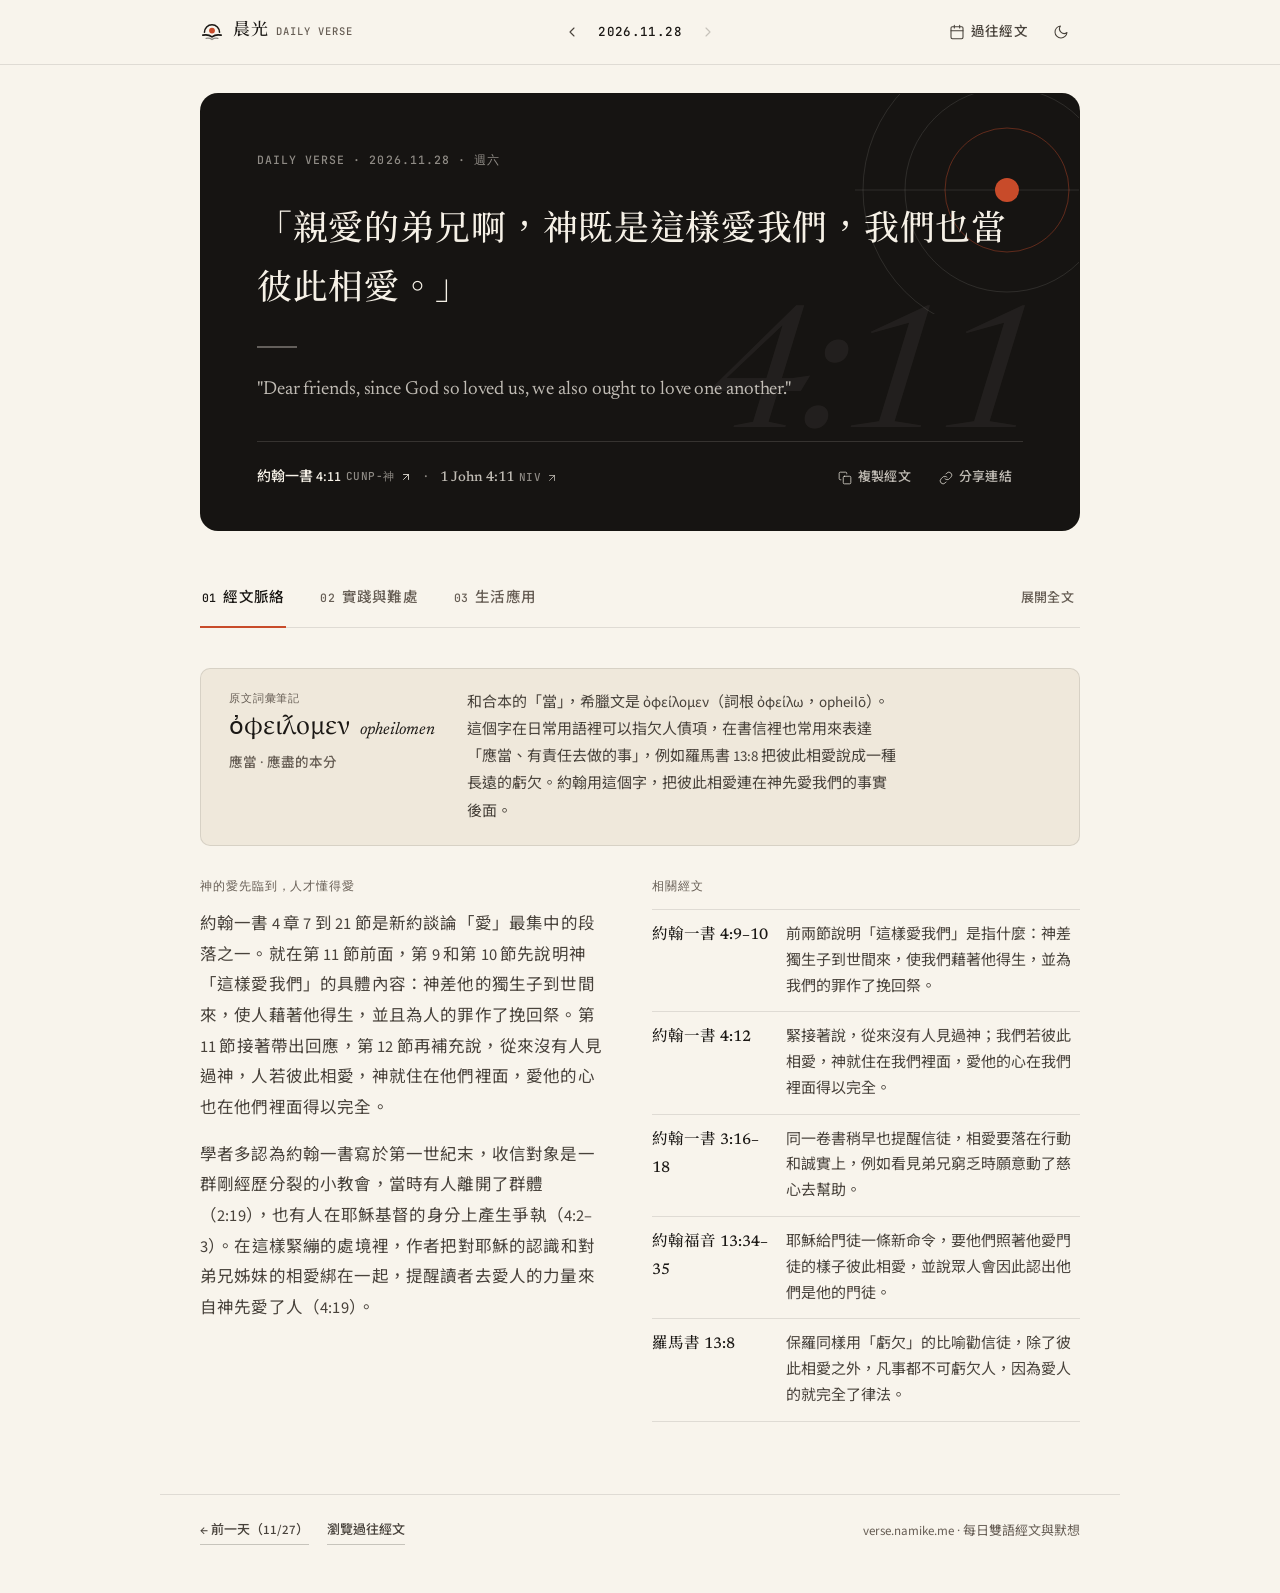
<file: verse/2026/11/28/index.html>
<!DOCTYPE html>
<html
  lang="zh-Hant"
  data-theme="light"
  data-base="../../../../"
  data-date="2026-11-28"
  data-entry-path="verse/2026/11/28/"
  data-ref-zh="約翰一書 4:11"
  data-ver-zh="CUNP-神"
  data-ref-en="1 John 4:11"
  data-ver-en="NIV"
>
<head>
  <meta charset="UTF-8" />
  <meta name="viewport" content="width=device-width, initial-scale=1.0, viewport-fit=cover" />
  <title>晨光 · Daily Verse｜約翰一書 4:11 · 1 John 4:11</title>
  <meta name="description" content="2026.11.28 約翰一書 4:11 (CUNP-神) · 1 John 4:11 (NIV)｜約翰勸勉信徒，既然神這樣愛了我們，我們也應當彼此相愛。" />
  <meta property="og:title" content="晨光 · Daily Verse｜約翰一書 4:11 · 1 John 4:11" />
  <meta property="og:description" content="2026.11.28 約翰一書 4:11 (CUNP-神) · 1 John 4:11 (NIV)｜約翰勸勉信徒，既然神這樣愛了我們，我們也應當彼此相愛。" />
  <meta property="og:type" content="website" />
  <meta name="theme-color" id="themeColorMeta" content="#F8F4EC" />
  <meta name="mobile-web-app-capable" content="yes" />
  <meta name="apple-mobile-web-app-capable" content="yes" />
  <meta name="apple-mobile-web-app-status-bar-style" content="black-translucent" />
  <meta name="apple-mobile-web-app-title" content="晨光" />
  <link rel="manifest" href="../../../../manifest.webmanifest" />
  <link rel="icon" type="image/svg+xml" href="../../../../assets/icons/favicon.svg?v=4374a170" />
  <link rel="apple-touch-icon" sizes="180x180" href="../../../../assets/icons/apple-touch-icon.png?v=6e1e2e88" />
  <link rel="preconnect" href="https://fonts.googleapis.com" />
  <link rel="preconnect" href="https://fonts.gstatic.com" crossorigin />
  <link
    href="https://fonts.googleapis.com/css2?family=JetBrains+Mono:wght@400;500&family=Newsreader:ital,opsz,wght@0,6..72,400;0,6..72,500;1,6..72,400&family=Noto+Sans+TC:wght@400;500;600&family=Noto+Serif+TC:wght@400;500;600&family=Source+Sans+3:wght@400;500;600&display=swap"
    rel="stylesheet"
  />
  <style>.skip-link{position:absolute;left:12px;top:-48px;z-index:100}.skip-link:focus{top:12px}</style>
  <link rel="stylesheet" href="../../../../assets/styles.css?v=7fb5ed3c" />
</head>
<body>
  <a class="skip-link" href="#top">跳到今日經文</a>
  <header class="site-header">
    <div class="header-inner">
      <a href="../../../../" class="brand" id="brandHomeLink" title="回到最新一篇" aria-label="晨光 Daily Verse，回到最新一篇">
        <span class="brand-mark" aria-hidden="true">
          <svg width="24" height="24" viewBox="0 0 28 28" fill="none">
            <path d="M 5.2 14.3 A 8.8 8.8 0 0 1 22.8 14.3" stroke="currentColor" stroke-width="1.8" stroke-linecap="round"/>
            <circle cx="14" cy="12.3" r="3.4" fill="var(--accent, #C84B2A)"/>
            <path d="M 3.4 17.7 C 7.4 16.7 11.2 17.6 14 19.7 C 16.8 17.6 20.6 16.7 24.6 17.7" stroke="currentColor" stroke-width="2.0" stroke-linecap="round" stroke-linejoin="round"/>
            <path d="M 7.2 21.4 C 9.8 20.9 12.1 21.4 14 22.7 C 15.9 21.4 18.2 20.9 20.8 21.4" stroke="currentColor" stroke-opacity="0.48" stroke-width="1.6" stroke-linecap="round" stroke-linejoin="round"/>
          </svg>
        </span>
        <span class="brand-text">
          <span class="brand-zh">晨光</span>
          <span class="brand-en" lang="en">Daily Verse</span>
        </span>
      </a>

      <nav class="day-nav" aria-label="每日經文切換">
        <a class="day-btn" id="prevDayBtn" href="../../../../verse/2026/11/27/" aria-label="前一天（11/27）" title="前一天"><svg width="16" height="16" viewBox="0 0 24 24" fill="none" stroke="currentColor" stroke-width="1.6" stroke-linecap="round" stroke-linejoin="round" aria-hidden="true"><path d="M15 18l-6-6 6-6"/></svg></a>
        <span class="day-current tabular" aria-current="date">
          <span class="date-full" id="currentDateFull">2026.11.28</span>
          <span class="date-short" id="currentDateShort">11/28</span>
        </span>
        <span class="day-btn is-disabled" id="nextDayBtn" role="link" aria-disabled="true" aria-label="後一天：已是最新一篇" title="已是最新一篇"><svg width="16" height="16" viewBox="0 0 24 24" fill="none" stroke="currentColor" stroke-width="1.6" stroke-linecap="round" stroke-linejoin="round" aria-hidden="true"><path d="M9 18l6-6-6-6"/></svg></span>
      </nav>

      <div class="header-actions">
        <button type="button" class="ghost-icon-btn" id="openArchiveBtn" aria-haspopup="dialog" aria-controls="archiveDrawer" aria-label="開啟過往經文" title="過往經文">
          <svg width="16" height="16" viewBox="0 0 24 24" fill="none" stroke="currentColor" stroke-width="1.6" stroke-linecap="round" stroke-linejoin="round" aria-hidden="true">
            <rect x="3" y="4" width="18" height="18" rx="2"/>
            <path d="M16 2v4M8 2v4M3 10h18"/>
          </svg>
          <span class="archive-label" aria-hidden="true">過往經文</span>
        </button>
        <button type="button" class="ghost-icon-btn ghost-icon-btn--square" id="themeToggleBtn" aria-label="深色模式" aria-pressed="false" title="切換閱讀模式">
          <svg id="themeIconSun" width="16" height="16" viewBox="0 0 24 24" fill="none" stroke="currentColor" stroke-width="1.6" stroke-linecap="round" stroke-linejoin="round" style="display:none;" aria-hidden="true">
            <circle cx="12" cy="12" r="4"/>
            <path d="M12 2v2M12 20v2M4.93 4.93l1.41 1.41M17.66 17.66l1.41 1.41M2 12h2M20 12h2M6.34 17.66l-1.41 1.41M19.07 4.93l-1.41 1.41"/>
          </svg>
          <svg id="themeIconMoon" width="16" height="16" viewBox="0 0 24 24" fill="none" stroke="currentColor" stroke-width="1.6" stroke-linecap="round" stroke-linejoin="round" aria-hidden="true">
            <path d="M21 12.79A9 9 0 1 1 11.21 3 7 7 0 0 0 21 12.79z"/>
          </svg>
        </button>
      </div>
    </div>
  </header>

  <main id="top" tabindex="-1">
    <article id="entryRoot">
      <section class="hero-stage" aria-label="今日雙語經文">
        <svg class="hero-motif" viewBox="0 0 300 220" fill="none" aria-hidden="true">
          <circle cx="228" cy="96" r="144" stroke="var(--hero-arc)" stroke-width="1"/>
          <circle cx="228" cy="96" r="102" stroke="var(--hero-arc)" stroke-width="1"/>
          <circle cx="228" cy="96" r="62" stroke="var(--hero-arc-warm)" stroke-width="1"/>
          <line x1="76" y1="96" x2="300" y2="96" stroke="var(--hero-arc)" stroke-width="1"/>
          <circle cx="228" cy="96" r="12" fill="var(--accent)"/>
        </svg>

        <div class="hero-watermark tabular" id="heroWatermark" aria-hidden="true">4:11</div>

        <div class="hero-content">
          <h1 class="sr-only">今日經文 2026.11.28：約翰一書 4:11</h1>
          <div class="hero-kicker tabular" id="heroKicker"><span lang="en">DAILY VERSE</span> · 2026.11.28 · 週六</div>

          <blockquote class="hero-quote-zh" id="heroQuoteZh">「親愛的弟兄啊，神既是這樣愛我們，我們也當彼此相愛。」</blockquote>

          <div class="hero-dash" aria-hidden="true"></div>

          <blockquote class="hero-quote-en" id="heroQuoteEn" lang="en">&quot;Dear friends, since God so loved us, we also ought to love one another.&quot;</blockquote>

          <div class="hero-footer">
            <p class="hero-ref-group">
              <a class="hero-ref-link" id="heroLinkZh" href="https://www.bible.com/zh-TW/bible/46/1JN.4.11.CUNP-%E7%A5%9E" target="_blank" rel="noopener noreferrer">
                <span id="heroRefZh">約翰一書 4:11</span>
                <span class="ref-ver" id="heroVerZh">CUNP-神</span>
                <span class="sr-only">（在 Bible.com 新分頁開啟）</span>
                <svg width="12" height="12" viewBox="0 0 24 24" fill="none" stroke="currentColor" stroke-width="1.6" stroke-linecap="round" stroke-linejoin="round" aria-hidden="true"><path d="M7 17L17 7M7 7h10v10"/></svg>
              </a>
              <span class="ref-sep" aria-hidden="true">·</span>
              <a class="hero-ref-link hero-ref-en" id="heroLinkEn" href="https://www.bible.com/en-GB/bible/111/1JN.4.11.NIV" target="_blank" rel="noopener noreferrer" lang="en">
                <span id="heroRefEn">1 John 4:11</span>
                <span class="ref-ver" id="heroVerEn">NIV</span>
                <span class="sr-only">(opens Bible.com in a new tab)</span>
                <svg width="12" height="12" viewBox="0 0 24 24" fill="none" stroke="currentColor" stroke-width="1.6" stroke-linecap="round" stroke-linejoin="round" aria-hidden="true"><path d="M7 17L17 7M7 7h10v10"/></svg>
              </a>
            </p>

            <div class="hero-actions">
              <button type="button" class="hero-ghost-btn" id="copyVerseBtn">
                <svg width="14" height="14" viewBox="0 0 24 24" fill="none" stroke="currentColor" stroke-width="1.6" stroke-linecap="round" stroke-linejoin="round" aria-hidden="true">
                  <rect x="9" y="9" width="13" height="13" rx="2"/>
                  <path d="M5 15H4a2 2 0 0 1-2-2V4a2 2 0 0 1 2-2h9a2 2 0 0 1 2 2v1"/>
                </svg>
                <span>複製經文</span>
              </button>
              <button type="button" class="hero-ghost-btn" id="copyLinkBtn">
                <svg width="14" height="14" viewBox="0 0 24 24" fill="none" stroke="currentColor" stroke-width="1.6" stroke-linecap="round" stroke-linejoin="round" aria-hidden="true">
                  <path d="M10 13a5 5 0 0 0 7.54.54l3-3a5 5 0 0 0-7.07-7.07l-1.72 1.71"/>
                  <path d="M14 11a5 5 0 0 0-7.54-.54l-3 3a5 5 0 0 0 7.07 7.07l1.71-1.71"/>
                </svg>
                <span>分享連結</span>
              </button>
            </div>
          </div>
        </div>
      </section>

      <section class="study-sanctuary" id="studySanctuary" data-expanded="false" aria-label="經文默想與應用">
        <div class="study-tabs-bar">
          <div class="tab-list" role="tablist" aria-label="經文研讀分頁">
            <button type="button" class="study-tab" role="tab" id="tab-context" aria-controls="panel-context" aria-selected="true" tabindex="0" data-tab="context">
              <span class="tab-num tabular" aria-hidden="true">01</span>
              <span>經文脈絡</span>
            </button>
            <button type="button" class="study-tab" role="tab" id="tab-practice" aria-controls="panel-practice" aria-selected="false" tabindex="-1" data-tab="practice">
              <span class="tab-num tabular" aria-hidden="true">02</span>
              <span>實踐與難處</span>
            </button>
            <button type="button" class="study-tab" role="tab" id="tab-workplace" aria-controls="panel-workplace" aria-selected="false" tabindex="-1" data-tab="workplace">
              <span class="tab-num tabular" aria-hidden="true">03</span>
              <span>生活應用</span>
            </button>
          </div>

          <button type="button" class="expand-all-btn" id="expandAllBtn" aria-controls="panel-context panel-practice panel-workplace">展開全文</button>
        </div>

        <section class="study-panel" id="panel-context" role="tabpanel" aria-labelledby="tab-context" tabindex="0">
          <div class="panel-expanded-head">
            <span class="panel-expanded-num tabular" aria-hidden="true">01</span>
            <h2 class="panel-expanded-title">經文背景與相關經文</h2>
          </div>
          <section class="word-study" aria-label="原文詞彙筆記">
            <div class="word-study-top">
              <span class="word-study-tag">原文詞彙筆記</span>
              <div class="word-study-lexeme">
                <span class="word-study-hebrew" lang="el" dir="ltr">ὀφείλομεν</span>
                <span class="word-study-translit" lang="en">opheilomen</span>
              </div>
              <span class="word-study-gloss">應當 · 應盡的本分</span>
            </div>
            <p>和合本的「當」，希臘文是 ὀφείλομεν（詞根 ὀφείλω，opheilō）。這個字在日常用語裡可以指欠人債項，在書信裡也常用來表達「應當、有責任去做的事」，例如羅馬書 13:8 把彼此相愛說成一種長遠的虧欠。約翰用這個字，把彼此相愛連在神先愛我們的事實後面。</p>
          </section>

          <div class="context-split">
            <div>
              <h3 class="subsection-heading">神的愛先臨到，人才懂得愛</h3>
              <div class="prose-column">
                <p>約翰一書 4 章 7 到 21 節是新約談論「愛」最集中的段落之一。就在第 11 節前面，第 9 和第 10 節先說明神「這樣愛我們」的具體內容：神差他的獨生子到世間來，使人藉著他得生，並且為人的罪作了挽回祭。第 11 節接著帶出回應，第 12 節再補充說，從來沒有人見過神，人若彼此相愛，神就住在他們裡面，愛他的心也在他們裡面得以完全。</p>
                <p>學者多認為約翰一書寫於第一世紀末，收信對象是一群剛經歷分裂的小教會，當時有人離開了群體（2:19），也有人在耶穌基督的身分上產生爭執（4:2–3）。在這樣緊繃的處境裡，作者把對耶穌的認識和對弟兄姊妹的相愛綁在一起，提醒讀者去愛人的力量來自神先愛了人（4:19）。</p>
              </div>
            </div>

            <div>
              <h3 class="subsection-heading">相關經文</h3>
              <ul class="crossref-list">
                <li class="crossref-item">
                  <span class="crossref-ref">約翰一書 4:9–10</span>
                  <span class="crossref-note">前兩節說明「這樣愛我們」是指什麼：神差獨生子到世間來，使我們藉著他得生，並為我們的罪作了挽回祭。</span>
                </li>
                <li class="crossref-item">
                  <span class="crossref-ref">約翰一書 4:12</span>
                  <span class="crossref-note">緊接著說，從來沒有人見過神；我們若彼此相愛，神就住在我們裡面，愛他的心在我們裡面得以完全。</span>
                </li>
                <li class="crossref-item">
                  <span class="crossref-ref">約翰一書 3:16–18</span>
                  <span class="crossref-note">同一卷書稍早也提醒信徒，相愛要落在行動和誠實上，例如看見弟兄窮乏時願意動了慈心去幫助。</span>
                </li>
                <li class="crossref-item">
                  <span class="crossref-ref">約翰福音 13:34–35</span>
                  <span class="crossref-note">耶穌給門徒一條新命令，要他們照著他愛門徒的樣子彼此相愛，並說眾人會因此認出他們是他的門徒。</span>
                </li>
                <li class="crossref-item">
                  <span class="crossref-ref">羅馬書 13:8</span>
                  <span class="crossref-note">保羅同樣用「虧欠」的比喻勸信徒，除了彼此相愛之外，凡事都不可虧欠人，因為愛人的就完全了律法。</span>
                </li>
              </ul>
            </div>
          </div>
        </section>

        <section class="study-panel" id="panel-practice" role="tabpanel" aria-labelledby="tab-practice" tabindex="0" hidden>
          <div class="panel-expanded-head">
            <span class="panel-expanded-num tabular" aria-hidden="true">02</span>
            <h2 class="panel-expanded-title">日常實踐與現實難處</h2>
          </div>

          <div class="practice-grid">
            <div>
              <h3 class="column-label">日常小習慣</h3>
              <ol class="habit-list">
                <li class="habit-item">
                  <span class="habit-index tabular" aria-hidden="true">01</span>
                  <div>
                    <h4 class="item-title">先想一件今天領受的恩典</h4>
                    <p class="item-body">出門或開始工作前，花半分鐘記下一件讓你感到被照顧的事。心裡先有餘裕，面對別人的時候也許比較不容易只覺得煩躁。</p>
                  </div>
                </li>
                <li class="habit-item">
                  <span class="habit-index tabular" aria-hidden="true">02</span>
                  <div>
                    <h4 class="item-title">把關心化成一個小行動</h4>
                    <p class="item-body">想起某位久未聯絡的朋友或家人時，與其只在心裡祝他好，可以傳一則簡短的訊息問候，或幫他分擔一件小事。</p>
                  </div>
                </li>
                <li class="habit-item">
                  <span class="habit-index tabular" aria-hidden="true">03</span>
                  <div>
                    <h4 class="item-title">開口前多停兩秒</h4>
                    <p class="item-body">在群組或家裡意見不合時，先停兩秒再回覆，試著用不傷人的方式把想法說清楚，避免在氣頭上把話說重。</p>
                  </div>
                </li>
              </ol>
            </div>

            <div class="tensions-panel">
              <h3 class="column-label">現實難處</h3>
              <ul class="tension-list">
                <li class="tension-item">
                  <h4 class="item-title">知道該愛，心裡卻先感到疲憊</h4>
                  <p class="item-body">經文說「當彼此相愛」，現實裡照顧生病的家人或配合難相處的同事卻很耗神。感到累或想保持距離，未必等於沒有愛心，有時只是提醒自己也需要休息和界線。</p>
                </li>
                <li class="tension-item">
                  <h4 class="item-title">彼此相愛和縱容傷害的界線</h4>
                  <p class="item-body">有些人在受傷的關係裡讀到這節，會以為自己必須一再忍讓才算順服。聖經裡同樣有保護弱者和責備不義的話，愛一個人不一定等於默默承受傷害。</p>
                </li>
                <li class="tension-item">
                  <h4 class="item-title">只對合得來的人親切</h4>
                  <p class="item-body">日常裡最容易把「彼此相愛」縮成只對親友和同溫層友善，遇到立場不同或習慣相反的人就閃開。怎麼在保有真誠的同時不敷衍他人，往往需要一輩子練習。</p>
                </li>
              </ul>
            </div>
          </div>
        </section>

        <section class="study-panel" id="panel-workplace" role="tabpanel" aria-labelledby="tab-workplace" tabindex="0" hidden>
          <div class="panel-expanded-head">
            <span class="panel-expanded-num tabular" aria-hidden="true">03</span>
            <h2 class="panel-expanded-title">把這節經文帶進生活</h2>
          </div>

          <div class="workplace-grid">
            <article class="workplace-cell" data-angle="community">
              <div>
                <span class="workplace-kicker">群體與鄰舍</span>
                <h3 class="item-title">群體裡有人遇見實際困難時</h3>
                <p class="item-body">Christina Fox 在文章中提到，約翰一書把愛從口號拉回行動（對照 3:16–18）：真正的愛會表現在願意分擔別人的難處，拿出時間、心力或金錢去幫忙。在教會或鄰里之間，也許可以留意誰最近生病、搬家或剛生小孩，實際送一頓飯或幫個忙。</p>
              </div>
              <div class="workplace-source">參考來源：iDisciple（idisciple.org）的文章 Loving One Another in Community</div>
            </article>
            <article class="workplace-cell" data-angle="family">
              <div>
                <span class="workplace-kicker">家庭與關係</span>
                <h3 class="item-title">和最親近的家人起衝突之後</h3>
                <p class="item-body">Lutheran Hour Ministries 的文章談到，現代家庭裡最難的往往是饒恕，因為傷我們最深的常常就是最親近的人。文章建議把基督先愛人、赦免人的態度放在家裡來看：家人之間可以試著多留一點一起吃飯、說話的時間，也在摩擦之後願意先開口和好。</p>
              </div>
              <div class="workplace-source">參考來源：Lutheran Hour Ministries（lhm.org）的靈修文章 Modern Households</div>
            </article>
            <article class="workplace-cell" data-angle="digital">
              <div>
                <span class="workplace-kicker">數位生活</span>
                <h3 class="item-title">在網路上看到刺耳留言想回嘴時</h3>
                <p class="item-body">Beth Morrison 在文章裡提醒，隔著螢幕溝通只有單向文字，很容易誤會彼此的意思。她在社群媒體上練習不急著在留言區爭輸贏，因為她記得帳號背後是一個有情緒的真人。滑到挑釁的留言時，也許可以先關掉頁面，或選擇留下一句溫和的話，不讓火越燒越大。</p>
              </div>
              <div class="workplace-source">參考來源：Honest Reflections（honestreflections.net）的文章 Why You Should Love Other People</div>
            </article>
            <article class="workplace-cell" data-angle="inner">
              <div>
                <span class="workplace-kicker">內心與情緒</span>
                <h3 class="item-title">面對怎麼樣都愛不下去的人</h3>
                <p class="item-body">Andy Young 在文章中問：當你對配偶、親友或同工想不出任何去愛的理由時怎麼辦？他指出約翰一書 4:11 給了一個不靠自己當下心情的根據，就是神先愛了不可愛的我們。心裡卡住的時候，也許不必逼自己擠出熱絡的感覺，可以先記得自己也被接納，再決定今天能做哪一件小善意。</p>
              </div>
              <div class="workplace-source">參考來源：Ligonier Ministries（learn.ligonier.org）的文章 What Is the Fruit of Love?</div>
            </article>
          </div>
        </section>
      </section>
    </article>
  </main>

  <footer class="site-footer">
    <div class="footer-links">
      <a class="footer-link" id="footerPrevBtn" href="../../../../verse/2026/11/27/">← 前一天（11/27）</a>
      <button type="button" class="footer-link" id="footerArchiveBtn">瀏覽過往經文</button>
      <button type="button" class="footer-link" id="installPwaBtn" hidden>安裝 App</button>
    </div>
    <span class="tabular">verse.namike.me · 每日雙語經文與默想</span>
  </footer>

  <div class="drawer-backdrop" id="drawerBackdrop" hidden></div>
  <div class="archive-drawer" id="archiveDrawer" role="dialog" aria-modal="true" aria-labelledby="archiveDrawerTitle" hidden>
    <div class="drawer-header">
      <h2 class="drawer-title" id="archiveDrawerTitle">過往經文</h2>
      <button type="button" class="ghost-icon-btn ghost-icon-btn--square" id="closeArchiveBtn" aria-label="關閉過往經文">
        <svg width="16" height="16" viewBox="0 0 24 24" fill="none" stroke="currentColor" stroke-width="1.6" stroke-linecap="round" stroke-linejoin="round" aria-hidden="true">
          <path d="M18 6L6 18M6 6l12 12"/>
        </svg>
      </button>
    </div>
    <div class="drawer-search-wrap">
      <label class="sr-only" for="archiveSearchInput">搜尋日期或經文出處</label>
      <input
        type="search"
        id="archiveSearchInput"
        class="drawer-search"
        placeholder="搜尋日期或經文（例如 2026-11-28、約翰一書 4:11）"
        autocomplete="off"
      />
    </div>
    <div class="drawer-body" id="archiveBody">
      <div id="archiveGroups"></div>
      <p class="sr-only" id="archiveStatus" role="status" aria-live="polite"></p>
      <p class="archive-empty" id="archiveEmpty" hidden>找不到符合的日期或經文。</p>
    </div>
  </div>

  <div class="toast" id="toastEl" role="status" aria-live="polite" aria-atomic="true"></div>

  <script id="archiveFallback" type="application/json">[{"date": "2026-11-28", "dateDot": "2026.11.28", "shortLabel": "11/28", "weekday": "週六", "refZh": "約翰一書 4:11", "refEn": "1 John 4:11", "snippet": "約翰勸勉信徒，既然神這樣愛了我們，我們也應當彼此相愛。", "path": "verse/2026/11/28/"}, {"date": "2026-11-27", "dateDot": "2026.11.27", "shortLabel": "11/27", "weekday": "週五", "refZh": "以賽亞書 26:3", "refEn": "Isaiah 26:3", "snippet": "這是一首將來要在猶大地唱的歌，說到心思倚靠神的人，神會保守他的平安。", "path": "verse/2026/11/27/"}, {"date": "2026-11-26", "dateDot": "2026.11.26", "shortLabel": "11/26", "weekday": "週四", "refZh": "詩篇 100:4", "refEn": "Psalms 100:4", "snippet": "詩人邀請眾人帶著感謝走進聖殿的門，下一節說明原因：耶和華本為善。", "path": "verse/2026/11/26/"}, {"date": "2026-11-25", "dateDot": "2026.11.25", "shortLabel": "11/25", "weekday": "週三", "refZh": "哥林多前書 15:57", "refEn": "1 Corinthians 15:57", "snippet": "保羅為神所賜的得勝感謝，接著說：在主裡的勞苦不是徒然的。", "path": "verse/2026/11/25/"}, {"date": "2026-11-24", "dateDot": "2026.11.24", "shortLabel": "11/24", "weekday": "週二", "refZh": "約書亞記 1:8", "refEn": "Joshua 1:8", "snippet": "領袖交接之際，約書亞被吩咐晝夜誦念（hagah）律法書，並照著去行。", "path": "verse/2026/11/24/"}]</script>
  <script defer src="../../../../assets/app.js?v=9357e618"></script>
</body>
</html>
</file>
<file: assets/styles.css>
:root {
  /* Light — Alabaster & Ink */
  --bg: #F8F4EC;
  --surface: #EFE8DB;
  --surface-elevated: #FBF8F2;
  --fg: #1A1714;
  --fg-secondary: #48423B;
  --muted: #675E55;
  --border: rgba(26, 23, 20, 0.11);
  --border-strong: rgba(26, 23, 20, 0.22);
  --accent: #C84B2A;
  --accent-soft: rgba(200, 75, 42, 0.08);
  --accent-text: #A93D20;
  --backdrop: rgba(22, 20, 18, 0.44);

  /* Hero Broadsheet Stage (Dramatic Focal Contrast on Alabaster) */
  --hero-bg: #161412;
  --hero-fg: #F6F1E7;
  --hero-fg-muted: rgba(246, 241, 231, 0.76);
  --hero-fg-subtle: rgba(246, 241, 231, 0.54);
  --hero-border: rgba(246, 241, 231, 0.14);
  --hero-border-strong: rgba(246, 241, 231, 0.30);
  --hero-dash: rgba(246, 241, 231, 0.34);
  --hero-arc: rgba(246, 241, 231, 0.11);
  --hero-arc-warm: rgba(200, 75, 42, 0.42);
  --hero-numeral: rgba(246, 241, 231, 0.055);
  --hero-stage-ring: rgba(22, 20, 18, 0.10);
  --hero-btn-hover: rgba(246, 241, 231, 0.08);

  --font-serif: 'Newsreader', 'Noto Serif TC', 'Iowan Old Style', 'Songti TC', 'Georgia', serif;
  --font-sans: 'Source Sans 3', 'Noto Sans TC', 'PingFang TC', 'Hiragino Sans CNS', sans-serif;
  --font-mono: 'JetBrains Mono', ui-monospace, 'SFMono-Regular', monospace;

  --container: 960px;
  --reading: 66ch;
  --radius-sm: 6px;
  --radius-md: 10px;
  --radius-hero: 18px;
  --header-h: 64px;
}

[data-theme="dark"] {
  /* Dark — Candlelight Obsidian */
  --bg: #12110F;
  --surface: #1B1815;
  --surface-elevated: #211D19;
  --fg: #F5EFE4;
  --fg-secondary: #C8C0B4;
  --muted: #988E82;
  --border: rgba(245, 239, 228, 0.11);
  --border-strong: rgba(245, 239, 228, 0.24);
  --accent: #E07852;
  --accent-soft: rgba(224, 120, 82, 0.14);
  --accent-text: #E07852;
  --backdrop: rgba(8, 7, 6, 0.68);

  --hero-bg: #1C1915;
  --hero-fg: #F5EFE4;
  --hero-fg-muted: rgba(245, 239, 228, 0.78);
  --hero-fg-subtle: rgba(245, 239, 228, 0.54);
  --hero-border: rgba(245, 239, 228, 0.13);
  --hero-border-strong: rgba(245, 239, 228, 0.30);
  --hero-dash: rgba(245, 239, 228, 0.34);
  --hero-arc: rgba(224, 120, 82, 0.15);
  --hero-arc-warm: rgba(224, 120, 82, 0.45);
  --hero-numeral: rgba(245, 239, 228, 0.05);
  --hero-stage-ring: rgba(224, 120, 82, 0.26);
  --hero-btn-hover: rgba(245, 239, 228, 0.08);
}

*, *::before, *::after {
  box-sizing: border-box;
}

html {
  scroll-behavior: smooth;
  -webkit-font-smoothing: antialiased;
  -moz-osx-font-smoothing: grayscale;
}

body {
  margin: 0;
  background-color: var(--bg);
  color: var(--fg);
  font-family: var(--font-sans);
  font-size: 16.5px;
  line-height: 1.82;
  text-align: left;
  transition: background-color 180ms ease, color 180ms ease;
}

a {
  color: inherit;
}

button {
  font: inherit;
  color: inherit;
  background: none;
  border: 0;
  padding: 0;
  cursor: pointer;
}

button:focus-visible,
a:focus-visible,
input:focus-visible,
[tabindex]:focus-visible {
  outline: 2px solid var(--fg);
  outline-offset: 2px;
}

.hero-stage button:focus-visible,
.hero-stage a:focus-visible {
  outline-color: var(--hero-fg);
}

.skip-link {
  position: absolute;
  left: 12px;
  top: -48px;
  z-index: 100;
  padding: 8px 14px;
  border-radius: var(--radius-sm);
  background-color: var(--fg);
  color: var(--bg);
  font-size: 14px;
  text-decoration: none;
}

.skip-link:focus {
  top: 12px;
}

@media (prefers-reduced-motion: reduce) {
  *,
  *::before,
  *::after {
    animation-duration: 0.01ms !important;
    animation-iteration-count: 1 !important;
    transition-duration: 0.01ms !important;
    scroll-behavior: auto !important;
  }
}

.tabular {
  font-variant-numeric: tabular-nums;
}

.sr-only {
  position: absolute;
  width: 1px;
  height: 1px;
  padding: 0;
  margin: -1px;
  overflow: hidden;
  clip: rect(0, 0, 0, 0);
  white-space: nowrap;
  border: 0;
}

/* Single-Row Borderless Header */
.site-header {
  position: sticky;
  top: 0;
  z-index: 30;
  padding-top: env(safe-area-inset-top);
  background-color: var(--bg);
  border-bottom: 1px solid var(--border);
  transition: background-color 180ms ease;
}

.header-inner {
  max-width: var(--container);
  margin: 0 auto;
  padding: 0 clamp(16px, 4vw, 40px);
  height: var(--header-h);
  display: grid;
  grid-template-columns: 1fr auto 1fr;
  align-items: center;
  gap: 10px;
}

.brand {
  display: inline-flex;
  align-items: center;
  gap: 9px;
  justify-self: start;
  min-height: 40px;
  text-decoration: none;
}

.brand-mark {
  display: inline-flex;
  align-items: center;
  justify-content: center;
  color: var(--fg);
}

.brand-text {
  display: flex;
  align-items: baseline;
  gap: 8px;
  white-space: nowrap;
}

.brand-zh {
  font-family: var(--font-serif);
  font-size: 17px;
  font-weight: 500;
  letter-spacing: 0.04em;
}

.brand-en {
  font-family: var(--font-mono);
  font-size: 10.5px;
  font-weight: 500;
  letter-spacing: 0.09em;
  text-transform: uppercase;
  color: var(--muted);
}

.day-nav {
  display: inline-flex;
  align-items: center;
  gap: 2px;
  justify-self: center;
}

.day-btn {
  display: inline-flex;
  align-items: center;
  justify-content: center;
  width: 36px;
  height: 36px;
  border-radius: 999px;
  color: var(--fg-secondary);
  transition: background-color 140ms ease, color 140ms ease;
}

.day-btn:hover:not(:disabled) {
  background-color: var(--surface);
  color: var(--fg);
}

.day-btn:disabled {
  opacity: 0.28;
  cursor: not-allowed;
}

.day-current {
  padding: 0 6px;
  font-family: var(--font-mono);
  font-size: 12.5px;
  font-weight: 500;
  letter-spacing: 0.03em;
  color: var(--fg);
  white-space: nowrap;
}

.date-short {
  display: none;
}

.header-actions {
  display: inline-flex;
  align-items: center;
  gap: 4px;
  justify-self: end;
}

.ghost-icon-btn {
  display: inline-flex;
  align-items: center;
  justify-content: center;
  gap: 6px;
  min-height: 38px;
  padding: 0 10px;
  border-radius: var(--radius-sm);
  font-size: 13.5px;
  font-weight: 500;
  letter-spacing: 0.02em;
  color: var(--fg-secondary);
  transition: background-color 140ms ease, color 140ms ease;
}

.ghost-icon-btn:hover {
  background-color: var(--surface);
  color: var(--fg);
}

.ghost-icon-btn--square {
  padding: 0;
  width: 38px;
}

/* Main Container */
main {
  max-width: var(--container);
  margin: 0 auto;
  padding: clamp(18px, 3vw, 28px) clamp(16px, 4vw, 40px) 64px;
}

/* Hero Broadsheet Focal Stage */
.hero-stage {
  position: relative;
  overflow: hidden;
  background-color: var(--hero-bg);
  color: var(--hero-fg);
  border: 1px solid var(--hero-stage-ring);
  border-radius: var(--radius-hero);
  padding: clamp(28px, 5vw, 56px) clamp(24px, 5vw, 56px) clamp(22px, 3.6vw, 34px);
}

.hero-motif {
  position: absolute;
  top: 0;
  right: 0;
  width: clamp(190px, 28vw, 300px);
  height: auto;
  pointer-events: none;
  z-index: 1;
}

.hero-watermark {
  position: absolute;
  right: clamp(20px, 4vw, 48px);
  bottom: clamp(54px, 7.5vw, 72px);
  font-family: 'Newsreader', 'Georgia', serif;
  font-style: italic;
  font-weight: 400;
  font-size: clamp(6rem, 13.5vw, 10.5rem);
  line-height: 0.82;
  letter-spacing: -0.04em;
  color: var(--hero-numeral);
  pointer-events: none;
  user-select: none;
  white-space: nowrap;
  z-index: 1;
}

.hero-watermark.is-long {
  font-size: clamp(4.6rem, 10.5vw, 8.2rem);
}

.hero-content {
  position: relative;
  z-index: 2;
}

.hero-kicker {
  display: flex;
  flex-wrap: wrap;
  align-items: center;
  gap: 8px;
  margin-bottom: clamp(20px, 3.2vw, 32px);
  padding-right: clamp(90px, 18vw, 180px);
  font-family: var(--font-mono);
  font-size: 11.5px;
  font-weight: 500;
  letter-spacing: 0.09em;
  text-transform: uppercase;
  color: var(--hero-fg-subtle);
}

.hero-quote-zh {
  margin: 0;
  max-width: 26em;
  font-family: var(--font-serif);
  font-size: clamp(1.48rem, 3vw, 2.18rem);
  font-weight: 500;
  line-height: 1.68;
  letter-spacing: 0.02em;
  color: var(--hero-fg);
}

.hero-dash {
  width: 40px;
  height: 2px;
  margin: clamp(18px, 2.8vw, 26px) 0;
  background-color: var(--hero-dash);
}

.hero-quote-en {
  margin: 0;
  max-width: 58ch;
  font-family: var(--font-serif);
  font-size: clamp(1.04rem, 1.48vw, 1.22rem);
  font-weight: 400;
  line-height: 1.64;
  letter-spacing: -0.005em;
  color: var(--hero-fg-muted);
}

.hero-footer {
  margin-top: clamp(24px, 3.8vw, 36px);
  padding-top: 18px;
  border-top: 1px solid var(--hero-border);
  display: flex;
  flex-wrap: wrap;
  align-items: center;
  justify-content: space-between;
  gap: 12px 20px;
}

.hero-ref-group {
  margin: 0;
  display: flex;
  flex-wrap: wrap;
  align-items: baseline;
  gap: 6px 12px;
  font-size: 14px;
  font-weight: 500;
  line-height: 1.45;
}

.hero-ref-link {
  display: inline-flex;
  align-items: center;
  gap: 5px;
  text-decoration: none;
  color: var(--hero-fg);
  border-bottom: 1px solid transparent;
  padding: 2px 0;
  transition: border-color 140ms ease, color 140ms ease;
}

.hero-ref-link:hover {
  border-bottom-color: var(--hero-border-strong);
}

.hero-ref-link.hero-ref-en {
  font-family: var(--font-serif);
  color: var(--hero-fg-muted);
}

.hero-ref-link.hero-ref-en:hover {
  color: var(--hero-fg);
}

.ref-ver {
  font-family: var(--font-mono);
  font-size: 11px;
  letter-spacing: 0.04em;
  color: var(--hero-fg-subtle);
}

.ref-sep {
  color: var(--hero-fg-subtle);
}

.hero-actions {
  display: inline-flex;
  flex-wrap: wrap;
  align-items: center;
  gap: 6px;
}

.hero-ghost-btn {
  display: inline-flex;
  align-items: center;
  gap: 6px;
  min-height: 36px;
  padding: 0 11px;
  border-radius: var(--radius-sm);
  font-size: 13px;
  font-weight: 500;
  letter-spacing: 0.02em;
  color: var(--hero-fg-muted);
  transition: background-color 140ms ease, color 140ms ease;
}

.hero-ghost-btn:hover {
  background-color: var(--hero-btn-hover);
  color: var(--hero-fg);
}

.hero-ghost-btn:active {
  transform: translateY(1px);
}

/* Sample Entry Notice */
.mock-notice {
  margin: 20px 0 0;
  padding: 10px 14px;
  border: 1px solid var(--border);
  border-radius: var(--radius-sm);
  background-color: var(--surface);
  font-size: 13.5px;
  color: var(--fg-secondary);
}

/* Tabbed Study Sanctuary */
.study-sanctuary {
  margin-top: clamp(26px, 4vw, 40px);
}

.study-tabs-bar {
  display: flex;
  align-items: center;
  justify-content: space-between;
  gap: 16px;
  border-bottom: 1px solid var(--border);
}

.tab-list {
  display: flex;
  align-items: center;
  gap: clamp(18px, 3vw, 32px);
}

.study-tab {
  position: relative;
  display: inline-flex;
  align-items: baseline;
  gap: 7px;
  padding: 14px 2px;
  margin-bottom: -1px;
  border-bottom: 2px solid transparent;
  font-size: 14.5px;
  font-weight: 500;
  letter-spacing: 0.015em;
  color: var(--muted);
  white-space: nowrap;
  transition: color 140ms ease, border-color 140ms ease;
}

.study-tab:hover {
  color: var(--fg);
}

.study-tab[aria-selected="true"] {
  color: var(--fg);
  border-bottom-color: var(--accent);
}

.tab-num {
  font-family: var(--font-mono);
  font-size: 11.5px;
  font-weight: 500;
  color: var(--muted);
}

.study-tab[aria-selected="true"] .tab-num {
  color: var(--fg);
}

.expand-all-btn {
  display: inline-flex;
  align-items: center;
  gap: 5px;
  min-height: 36px;
  padding: 0 6px;
  font-size: 13px;
  font-weight: 500;
  letter-spacing: 0.02em;
  color: var(--muted);
  white-space: nowrap;
  transition: color 140ms ease;
}

.expand-all-btn:hover {
  color: var(--fg);
}

.expand-all-btn[aria-pressed="true"] {
  color: var(--fg);
}

/* Study Panels */
.study-panel {
  padding: clamp(28px, 4vw, 40px) 0 8px;
}

.study-panel[hidden] {
  display: none;
}

.panel-expanded-head {
  display: none;
  align-items: baseline;
  gap: 10px;
  margin: 0 0 22px;
  padding-bottom: 10px;
  border-bottom: 1px solid var(--border);
}

.study-sanctuary[data-expanded="true"] .study-panel + .study-panel {
  margin-top: 32px;
  padding-top: 36px;
  border-top: 1px solid var(--border);
}

.study-sanctuary[data-expanded="true"] .panel-expanded-head {
  display: flex;
}

/* Keep panel headings in the accessibility tree while visually hidden in tab view */
.study-sanctuary:not([data-expanded="true"]) .panel-expanded-head {
  display: block;
  position: absolute;
  width: 1px;
  height: 1px;
  margin: -1px;
  padding: 0;
  overflow: hidden;
  clip: rect(0, 0, 0, 0);
  white-space: nowrap;
  border: 0;
}

.panel-expanded-num {
  font-family: var(--font-mono);
  font-size: 12px;
  font-weight: 500;
  color: var(--muted);
}

.panel-expanded-title {
  margin: 0;
  font-family: var(--font-serif);
  font-size: 1.32rem;
  font-weight: 500;
  color: var(--fg);
}

/* Panel 01: Word Study + Context + Cross-Refs */
.word-study {
  margin: 0 0 30px;
  padding: 20px clamp(18px, 3vw, 28px);
  background-color: var(--surface);
  border: 1px solid var(--border);
  border-radius: var(--radius-md);
  display: grid;
  grid-template-columns: 210px 1fr;
  gap: 12px 28px;
  align-items: start;
}

.word-study-top {
  display: flex;
  flex-direction: column;
  gap: 4px;
}

.word-study-tag {
  font-family: var(--font-mono);
  font-size: 10.5px;
  font-weight: 500;
  letter-spacing: 0.08em;
  text-transform: uppercase;
  color: var(--muted);
}

.word-study-lexeme {
  display: flex;
  align-items: baseline;
  gap: 10px;
  margin-top: 2px;
}

.word-study-hebrew {
  font-family: var(--font-serif);
  font-size: 24px;
  font-weight: 500;
  line-height: 1.2;
  color: var(--fg);
  direction: rtl;
  unicode-bidi: isolate;
}

.word-study-translit {
  font-family: var(--font-serif);
  font-style: italic;
  font-size: 17px;
  color: var(--fg);
}

.word-study-gloss {
  font-size: 13.5px;
  font-weight: 500;
  color: var(--muted);
}

.word-study p {
  margin: 0;
  font-size: 15px;
  line-height: 1.82;
  color: var(--fg-secondary);
  max-width: 62ch;
}

.context-split {
  display: grid;
  grid-template-columns: 1fr 1.05fr;
  gap: 28px 44px;
  align-items: start;
}

.prose-column {
  max-width: var(--reading);
  margin-bottom: 0;
}

.prose-column p {
  margin: 0 0 16px;
  color: var(--fg-secondary);
  line-height: 1.86;
  letter-spacing: 0.01em;
}

.prose-column p:last-child {
  margin-bottom: 0;
}

.subsection-heading {
  margin: 0 0 12px;
  font-family: var(--font-mono);
  font-size: 11.5px;
  font-weight: 500;
  letter-spacing: 0.08em;
  text-transform: uppercase;
  color: var(--muted);
}

.crossref-list {
  list-style: none;
  margin: 0;
  padding: 0;
  border-top: 1px solid var(--border);
}

.crossref-item {
  display: grid;
  grid-template-columns: 118px 1fr;
  gap: 4px 16px;
  padding: 12px 0;
  border-bottom: 1px solid var(--border);
  align-items: baseline;
}

.crossref-ref {
  font-family: var(--font-serif);
  font-size: 15.5px;
  font-weight: 500;
  color: var(--fg);
}

.crossref-note {
  font-size: 15px;
  line-height: 1.72;
  color: var(--fg-secondary);
}

/* Panel 02: Practice & Tensions */
.practice-grid {
  display: grid;
  grid-template-columns: 1.05fr 0.95fr;
  gap: 28px 44px;
  align-items: start;
}

.column-label {
  margin: 0 0 16px;
  font-family: var(--font-mono);
  font-size: 11.5px;
  font-weight: 500;
  letter-spacing: 0.08em;
  text-transform: uppercase;
  color: var(--muted);
}

.habit-list {
  list-style: none;
  margin: 0;
  padding: 0;
  border-top: 1px solid var(--border);
}

.habit-item {
  display: grid;
  grid-template-columns: 32px 1fr;
  gap: 10px;
  padding: 18px 0;
  border-bottom: 1px solid var(--border);
  align-items: start;
}

.habit-index {
  font-family: var(--font-mono);
  font-size: 12px;
  font-weight: 500;
  color: var(--muted);
  padding-top: 4px;
}

.item-title {
  margin: 0 0 5px;
  font-family: var(--font-serif);
  font-size: 17.5px;
  font-weight: 500;
  line-height: 1.4;
  color: var(--fg);
}

.item-body {
  margin: 0;
  font-size: 15px;
  line-height: 1.78;
  color: var(--fg-secondary);
}

.tensions-panel {
  background-color: var(--surface);
  border-radius: var(--radius-md);
  padding: 22px clamp(18px, 3vw, 26px);
}

.tension-list {
  list-style: none;
  margin: 0;
  padding: 0;
}

.tension-item {
  padding: 15px 0;
  border-top: 1px solid var(--border);
}

.tension-item:first-child {
  padding-top: 2px;
  border-top: 0;
}

.tension-item:last-child {
  padding-bottom: 0;
}

/* Panel 03: Workplace 2x2 Matrix */
.workplace-grid {
  display: grid;
  grid-template-columns: repeat(2, 1fr);
  border-top: 1px solid var(--border);
  border-bottom: 1px solid var(--border);
}

.workplace-cell {
  padding: 24px 0;
  display: flex;
  flex-direction: column;
  justify-content: space-between;
  gap: 14px;
}

.workplace-cell:nth-child(odd) {
  padding-right: 28px;
  border-right: 1px solid var(--border);
}

.workplace-cell:nth-child(even) {
  padding-left: 28px;
}

.workplace-cell:nth-child(n+3) {
  border-top: 1px solid var(--border);
}

.workplace-kicker {
  display: inline-block;
  margin-bottom: 6px;
  font-family: var(--font-mono);
  font-size: 11px;
  font-weight: 500;
  letter-spacing: 0.06em;
  text-transform: uppercase;
  color: var(--muted);
}

.workplace-source {
  font-size: 13px;
  line-height: 1.5;
  color: var(--muted);
  border-top: 1px solid var(--border);
  padding-top: 10px;
}

/* Sample Archive Section */
.sample-section {
  padding: 28px 0 8px;
}

.sample-section[hidden] {
  display: none;
}

/* Quiet Footer */
.site-footer {
  max-width: var(--container);
  margin: 0 auto;
  padding: 24px clamp(16px, 4vw, 40px) calc(48px + env(safe-area-inset-bottom));
  border-top: 1px solid var(--border);
  display: flex;
  flex-wrap: wrap;
  align-items: center;
  justify-content: space-between;
  gap: 14px;
  font-size: 13px;
  color: var(--muted);
}

.footer-links {
  display: flex;
  flex-wrap: wrap;
  align-items: center;
  gap: 18px;
}

.footer-link {
  font-weight: 500;
  color: var(--fg-secondary);
  border-bottom: 1px solid var(--border-strong);
  padding-bottom: 1px;
  transition: color 140ms ease, border-color 140ms ease;
}

.footer-link:hover:not(:disabled) {
  color: var(--fg);
  border-bottom-color: var(--fg);
}

.footer-link:disabled {
  opacity: 0.4;
  cursor: not-allowed;
}

/* Archive Slide-Over Drawer */
.drawer-backdrop {
  position: fixed;
  inset: 0;
  z-index: 50;
  background-color: var(--backdrop);
  opacity: 0;
  pointer-events: none;
  transition: opacity 180ms ease;
}

.drawer-backdrop.open {
  opacity: 1;
  pointer-events: auto;
}

.archive-drawer {
  position: fixed;
  top: 0;
  right: 0;
  bottom: 0;
  z-index: 60;
  width: min(440px, 100vw);
  background-color: var(--surface-elevated);
  border-left: 1px solid var(--border);
  display: flex;
  flex-direction: column;
  transform: translateX(100%);
  transition: transform 220ms cubic-bezier(0.22, 1, 0.36, 1);
}

.archive-drawer.open {
  transform: translateX(0);
}

.drawer-header {
  display: flex;
  align-items: center;
  justify-content: space-between;
  padding: 18px 24px;
  border-bottom: 1px solid var(--border);
}

.drawer-title {
  margin: 0;
  font-family: var(--font-serif);
  font-size: 20px;
  font-weight: 500;
  color: var(--fg);
}

.drawer-search-wrap {
  padding: 14px 24px 16px;
  border-bottom: 1px solid var(--border);
}

.drawer-search {
  width: 100%;
  padding: 10px 0;
  background: transparent;
  border: 0;
  border-bottom: 1px solid var(--border-strong);
  font-family: var(--font-sans);
  font-size: 15px;
  color: var(--fg);
}

.drawer-search::placeholder {
  color: var(--muted);
}

.drawer-search:focus {
  outline: none;
  border-bottom-color: var(--accent);
}

.drawer-search:focus-visible {
  outline: 2px solid var(--fg);
  outline-offset: 2px;
}

.drawer-body {
  flex: 1;
  overflow-y: auto;
  padding: 18px 24px 32px;
}

.archive-month {
  margin: 0 0 10px;
  font-family: var(--font-mono);
  font-size: 11.5px;
  font-weight: 500;
  letter-spacing: 0.08em;
  text-transform: uppercase;
  color: var(--muted);
}

.archive-list {
  list-style: none;
  margin: 0;
  padding: 0;
  border-top: 1px solid var(--border);
}

.archive-entry-btn {
  width: 100%;
  text-align: left;
  padding: 14px 12px;
  border-bottom: 1px solid var(--border);
  display: grid;
  grid-template-columns: 94px 1fr;
  gap: 4px 14px;
  align-items: baseline;
  transition: background-color 140ms ease;
}

.archive-entry-btn:hover {
  background-color: var(--surface);
}

.archive-entry-btn.is-active {
  background-color: var(--accent-soft);
}

.archive-date {
  font-family: var(--font-mono);
  font-size: 12.5px;
  font-weight: 500;
  color: var(--muted);
}

.archive-entry-btn.is-active .archive-date {
  color: var(--accent-text, var(--accent));
}

.archive-ref {
  font-family: var(--font-serif);
  font-size: 16px;
  font-weight: 500;
  color: var(--fg);
}

.archive-snippet {
  grid-column: 2;
  font-size: 13.5px;
  line-height: 1.55;
  color: var(--fg-secondary);
}

.archive-empty {
  padding: 28px 0;
  font-size: 14.5px;
  color: var(--muted);
}

/* Toast */
.toast {
  position: fixed;
  left: 50%;
  bottom: 24px;
  z-index: 80;
  transform: translate(-50%, 16px);
  padding: 10px 18px;
  border-radius: 999px;
  background-color: var(--fg);
  color: var(--bg);
  font-size: 13.5px;
  font-weight: 500;
  opacity: 0;
  pointer-events: none;
  transition: opacity 160ms ease, transform 160ms ease;
}

.toast.visible {
  opacity: 1;
  transform: translate(-50%, 0);
}

/* Responsive Mobile Rules */
@media (max-width: 768px) {
  :root {
    --header-h: 56px;
    --radius-hero: 14px;
  }

  .hero-motif {
    top: -8px;
    right: -8px;
    width: 146px;
  }

  .hero-watermark {
    bottom: 72px;
    right: 18px;
  }

  .word-study {
    grid-template-columns: 1fr;
    gap: 10px;
  }

  .word-study-top {
    padding-bottom: 10px;
    border-bottom: 1px solid var(--border);
  }

  .context-split {
    grid-template-columns: 1fr;
    gap: 28px;
  }

  .crossref-item {
    grid-template-columns: 1fr;
    gap: 4px;
  }

  .practice-grid {
    grid-template-columns: 1fr;
    gap: 24px;
  }

  .workplace-grid {
    grid-template-columns: 1fr;
  }

  .workplace-cell:nth-child(odd) {
    padding-right: 0;
    border-right: 0;
  }

  .workplace-cell:nth-child(even) {
    padding-left: 0;
  }

  .workplace-cell {
    padding: 20px 0;
    border-top: 1px solid var(--border);
  }

  .workplace-cell:first-child {
    border-top: 0;
  }

  .archive-entry-btn {
    grid-template-columns: 1fr;
  }

  .archive-snippet {
    grid-column: 1;
  }
}

@media (max-width: 520px) {
  .brand-en {
    display: none;
  }

  .date-full {
    display: none;
  }

  .date-short {
    display: inline;
  }

  .archive-label {
    display: none;
  }

  .ghost-icon-btn {
    width: 38px;
    padding: 0;
  }

  .hero-kicker {
    padding-right: 64px;
    font-size: 10.5px;
    letter-spacing: 0.06em;
    margin-bottom: 18px;
  }

  .hero-footer {
    flex-direction: column;
    align-items: flex-start;
  }

  .hero-actions {
    margin-left: -10px;
  }

  .study-tabs-bar {
    gap: 8px;
  }

  .tab-list {
    gap: 14px;
  }

  .study-tab {
    font-size: 13.5px;
    gap: 5px;
  }

  .tab-num {
    font-size: 10.5px;
  }

  .expand-all-btn {
    font-size: 12px;
    padding: 0 2px;
  }
}

@media print {
  .site-header,
  .hero-actions,
  .study-tabs-bar,
  .site-footer,
  .archive-drawer,
  .drawer-backdrop,
  .toast {
    display: none !important;
  }

  .hero-stage {
    border: 1px solid #333;
    -webkit-print-color-adjust: exact;
    print-color-adjust: exact;
  }

  .study-panel {
    display: block !important;
  }

  .study-panel + .study-panel {
    margin-top: 28px;
    padding-top: 28px;
    border-top: 1px solid var(--border);
  }

  .panel-expanded-head {
    display: flex !important;
  }
}

/* Production Link & Multi-Month Archive Additions */
a.day-btn,
a.footer-link {
  text-decoration: none;
}

.day-btn.is-disabled {
  opacity: 0.28;
  cursor: not-allowed;
  pointer-events: none;
}

.footer-link.is-disabled {
  color: var(--muted);
  cursor: default;
  pointer-events: none;
}

.archive-group + .archive-group {
  margin-top: 22px;
}
</file>
